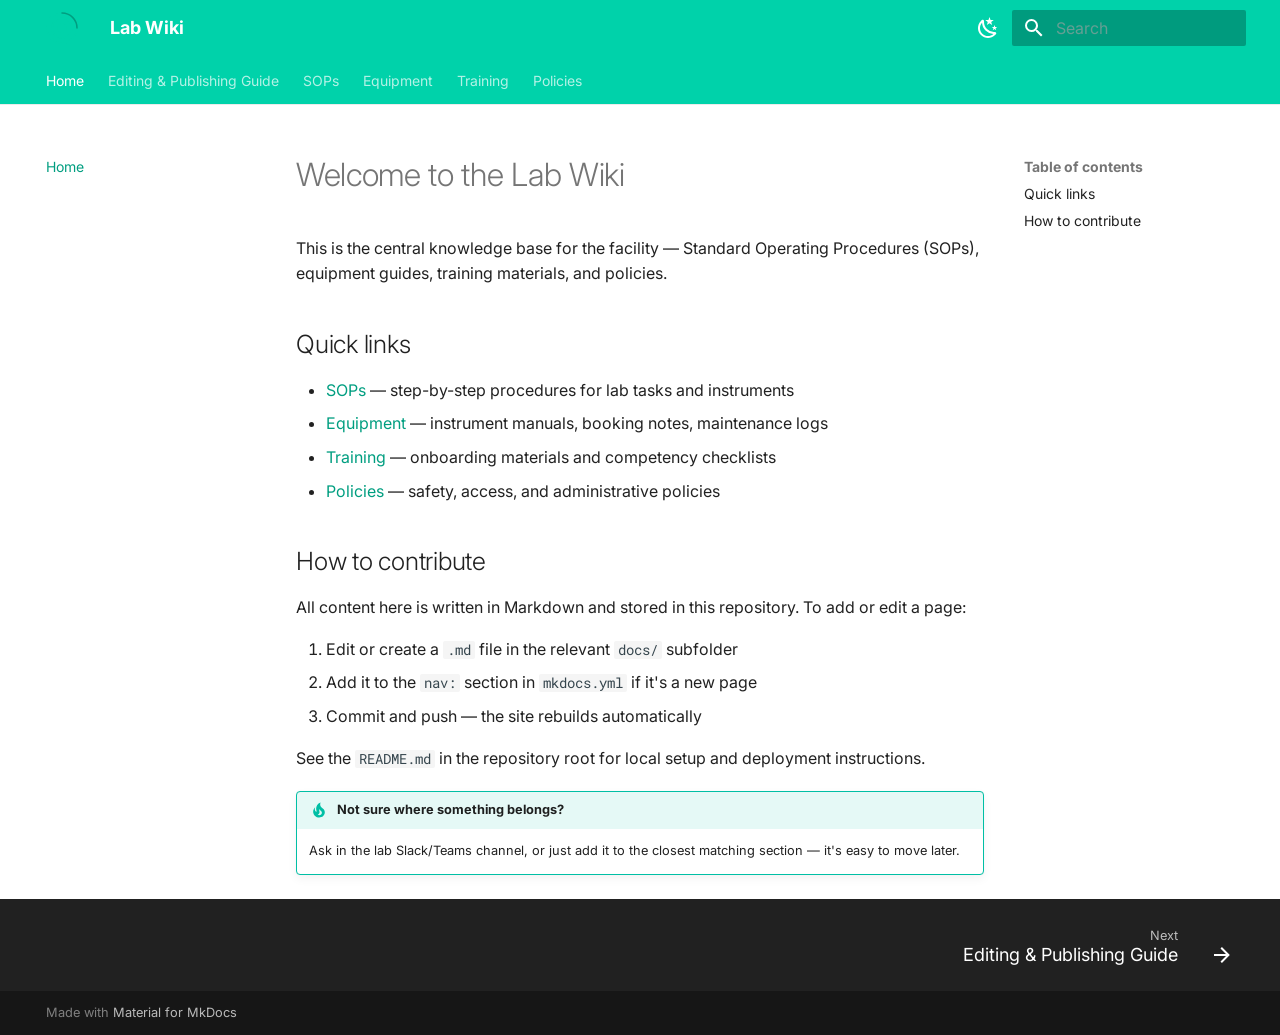
<file: index.html>
<!doctype html>
<html lang="en" class="no-js">
  <head>
    
      <meta charset="utf-8">
      <meta name="viewport" content="width=device-width,initial-scale=1">
      
        <meta name="description" content="SOPs, equipment guides, training materials, and policies">
      
      
      
        <link rel="canonical" href="https://idmmicroscopy.github.io/lab-wiki/">
      
      
      
        <link rel="next" href="editing-guide/">
      
      
        
      
      
      <link rel="icon" href="assets/favicon.svg">
      <meta name="generator" content="mkdocs-1.6.1, mkdocs-material-9.7.6">
    
    
      
        <title>Lab Wiki</title>
      
    
    
      <link rel="stylesheet" href="assets/stylesheets/main.484c7ddc.min.css">
      
        
        <link rel="stylesheet" href="assets/stylesheets/palette.ab4e12ef.min.css">
      
      


    
    
      
    
    
      
        
        
        <link rel="preconnect" href="https://fonts.gstatic.com" crossorigin>
        <link rel="stylesheet" href="https://fonts.googleapis.com/css?family=Inter:300,300i,400,400i,700,700i%7CRoboto+Mono:400,400i,700,700i&display=fallback">
        <style>:root{--md-text-font:"Inter";--md-code-font:"Roboto Mono"}</style>
      
    
    
      <link rel="stylesheet" href="stylesheets/extra.css">
    
    <script>__md_scope=new URL(".",location),__md_hash=e=>[...e].reduce(((e,_)=>(e<<5)-e+_.charCodeAt(0)),0),__md_get=(e,_=localStorage,t=__md_scope)=>JSON.parse(_.getItem(t.pathname+"."+e)),__md_set=(e,_,t=localStorage,a=__md_scope)=>{try{t.setItem(a.pathname+"."+e,JSON.stringify(_))}catch(e){}}</script>
    
      

    
    
  </head>
  
  
    
    
      
    
    
    
    
    <body dir="ltr" data-md-color-scheme="default" data-md-color-primary="teal" data-md-color-accent="teal">
  
    
    <input class="md-toggle" data-md-toggle="drawer" type="checkbox" id="__drawer" autocomplete="off">
    <input class="md-toggle" data-md-toggle="search" type="checkbox" id="__search" autocomplete="off">
    <label class="md-overlay" for="__drawer"></label>
    <div data-md-component="skip">
      
        
        <a href="#welcome-to-the-lab-wiki" class="md-skip">
          Skip to content
        </a>
      
    </div>
    <div data-md-component="announce">
      
    </div>
    
    
      

  

<header class="md-header md-header--shadow md-header--lifted" data-md-component="header">
  <nav class="md-header__inner md-grid" aria-label="Header">
    <a href="." title="Lab Wiki" class="md-header__button md-logo" aria-label="Lab Wiki" data-md-component="logo">
      
  <img src="assets/logo-placeholder.svg" alt="logo">

    </a>
    <label class="md-header__button md-icon" for="__drawer">
      
      <svg xmlns="http://www.w3.org/2000/svg" viewBox="0 0 24 24"><path d="M3 6h18v2H3zm0 5h18v2H3zm0 5h18v2H3z"/></svg>
    </label>
    <div class="md-header__title" data-md-component="header-title">
      <div class="md-header__ellipsis">
        <div class="md-header__topic">
          <span class="md-ellipsis">
            Lab Wiki
          </span>
        </div>
        <div class="md-header__topic" data-md-component="header-topic">
          <span class="md-ellipsis">
            
              Home
            
          </span>
        </div>
      </div>
    </div>
    
      
        <form class="md-header__option" data-md-component="palette">
  
    
    
    
    <input class="md-option" data-md-color-media="" data-md-color-scheme="default" data-md-color-primary="teal" data-md-color-accent="teal"  aria-label="Switch to dark mode"  type="radio" name="__palette" id="__palette_0">
    
      <label class="md-header__button md-icon" title="Switch to dark mode" for="__palette_1" hidden>
        <svg xmlns="http://www.w3.org/2000/svg" viewBox="0 0 24 24"><path d="m17.75 4.09-2.53 1.94.91 3.06-2.63-1.81-2.63 1.81.91-3.06-2.53-1.94L12.44 4l1.06-3 1.06 3zm3.5 6.91-1.64 1.25.59 1.98-1.7-1.17-1.7 1.17.59-1.98L15.75 11l2.06-.05L18.5 9l.69 1.95zm-2.28 4.95c.83-.08 1.72 1.1 1.19 1.85-.32.45-.66.87-1.08 1.27C15.17 23 8.84 23 4.94 19.07c-3.91-3.9-3.91-10.24 0-14.14.4-.4.82-.76 1.27-1.08.75-.53 1.93.36 1.85 1.19-.27 2.86.69 5.83 2.89 8.02a9.96 9.96 0 0 0 8.02 2.89m-1.64 2.02a12.08 12.08 0 0 1-7.8-3.47c-2.17-2.19-3.33-5-3.49-7.82-2.81 3.14-2.7 7.96.31 10.98 3.02 3.01 7.84 3.12 10.98.31"/></svg>
      </label>
    
  
    
    
    
    <input class="md-option" data-md-color-media="" data-md-color-scheme="slate" data-md-color-primary="teal" data-md-color-accent="teal"  aria-label="Switch to light mode"  type="radio" name="__palette" id="__palette_1">
    
      <label class="md-header__button md-icon" title="Switch to light mode" for="__palette_0" hidden>
        <svg xmlns="http://www.w3.org/2000/svg" viewBox="0 0 24 24"><path d="M12 7a5 5 0 0 1 5 5 5 5 0 0 1-5 5 5 5 0 0 1-5-5 5 5 0 0 1 5-5m0 2a3 3 0 0 0-3 3 3 3 0 0 0 3 3 3 3 0 0 0 3-3 3 3 0 0 0-3-3m0-7 2.39 3.42C13.65 5.15 12.84 5 12 5s-1.65.15-2.39.42zM3.34 7l4.16-.35A7.2 7.2 0 0 0 5.94 8.5c-.44.74-.69 1.5-.83 2.29zm.02 10 1.76-3.77a7.131 7.131 0 0 0 2.38 4.14zM20.65 7l-1.77 3.79a7.02 7.02 0 0 0-2.38-4.15zm-.01 10-4.14.36c.59-.51 1.12-1.14 1.54-1.86.42-.73.69-1.5.83-2.29zM12 22l-2.41-3.44c.74.27 1.55.44 2.41.44.82 0 1.63-.17 2.37-.44z"/></svg>
      </label>
    
  
</form>
      
    
    
      <script>var palette=__md_get("__palette");if(palette&&palette.color){if("(prefers-color-scheme)"===palette.color.media){var media=matchMedia("(prefers-color-scheme: light)"),input=document.querySelector(media.matches?"[data-md-color-media='(prefers-color-scheme: light)']":"[data-md-color-media='(prefers-color-scheme: dark)']");palette.color.media=input.getAttribute("data-md-color-media"),palette.color.scheme=input.getAttribute("data-md-color-scheme"),palette.color.primary=input.getAttribute("data-md-color-primary"),palette.color.accent=input.getAttribute("data-md-color-accent")}for(var[key,value]of Object.entries(palette.color))document.body.setAttribute("data-md-color-"+key,value)}</script>
    
    
    
      
      
        <label class="md-header__button md-icon" for="__search">
          
          <svg xmlns="http://www.w3.org/2000/svg" viewBox="0 0 24 24"><path d="M9.5 3A6.5 6.5 0 0 1 16 9.5c0 1.61-.59 3.09-1.56 4.23l.27.27h.79l5 5-1.5 1.5-5-5v-.79l-.27-.27A6.52 6.52 0 0 1 9.5 16 6.5 6.5 0 0 1 3 9.5 6.5 6.5 0 0 1 9.5 3m0 2C7 5 5 7 5 9.5S7 14 9.5 14 14 12 14 9.5 12 5 9.5 5"/></svg>
        </label>
        <div class="md-search" data-md-component="search" role="dialog">
  <label class="md-search__overlay" for="__search"></label>
  <div class="md-search__inner" role="search">
    <form class="md-search__form" name="search">
      <input type="text" class="md-search__input" name="query" aria-label="Search" placeholder="Search" autocapitalize="off" autocorrect="off" autocomplete="off" spellcheck="false" data-md-component="search-query" required>
      <label class="md-search__icon md-icon" for="__search">
        
        <svg xmlns="http://www.w3.org/2000/svg" viewBox="0 0 24 24"><path d="M9.5 3A6.5 6.5 0 0 1 16 9.5c0 1.61-.59 3.09-1.56 4.23l.27.27h.79l5 5-1.5 1.5-5-5v-.79l-.27-.27A6.52 6.52 0 0 1 9.5 16 6.5 6.5 0 0 1 3 9.5 6.5 6.5 0 0 1 9.5 3m0 2C7 5 5 7 5 9.5S7 14 9.5 14 14 12 14 9.5 12 5 9.5 5"/></svg>
        
        <svg xmlns="http://www.w3.org/2000/svg" viewBox="0 0 24 24"><path d="M20 11v2H8l5.5 5.5-1.42 1.42L4.16 12l7.92-7.92L13.5 5.5 8 11z"/></svg>
      </label>
      <nav class="md-search__options" aria-label="Search">
        
        <button type="reset" class="md-search__icon md-icon" title="Clear" aria-label="Clear" tabindex="-1">
          
          <svg xmlns="http://www.w3.org/2000/svg" viewBox="0 0 24 24"><path d="M19 6.41 17.59 5 12 10.59 6.41 5 5 6.41 10.59 12 5 17.59 6.41 19 12 13.41 17.59 19 19 17.59 13.41 12z"/></svg>
        </button>
      </nav>
      
        <div class="md-search__suggest" data-md-component="search-suggest"></div>
      
    </form>
    <div class="md-search__output">
      <div class="md-search__scrollwrap" tabindex="0" data-md-scrollfix>
        <div class="md-search-result" data-md-component="search-result">
          <div class="md-search-result__meta">
            Initializing search
          </div>
          <ol class="md-search-result__list" role="presentation"></ol>
        </div>
      </div>
    </div>
  </div>
</div>
      
    
    
  </nav>
  
    
      
<nav class="md-tabs" aria-label="Tabs" data-md-component="tabs">
  <div class="md-grid">
    <ul class="md-tabs__list">
      
        
  
  
  
    
  
  
    <li class="md-tabs__item md-tabs__item--active">
      <a href="." class="md-tabs__link">
        
  
  
    
  
  Home

      </a>
    </li>
  

      
        
  
  
  
  
    <li class="md-tabs__item">
      <a href="editing-guide/" class="md-tabs__link">
        
  
  
    
  
  Editing & Publishing Guide

      </a>
    </li>
  

      
        
  
  
  
  
    
    
      <li class="md-tabs__item">
        <a href="sops/" class="md-tabs__link">
          
  
  
    
  
  SOPs

        </a>
      </li>
    
  

      
        
  
  
  
  
    
    
      <li class="md-tabs__item">
        <a href="equipment/" class="md-tabs__link">
          
  
  
    
  
  Equipment

        </a>
      </li>
    
  

      
        
  
  
  
  
    
    
      <li class="md-tabs__item">
        <a href="training/" class="md-tabs__link">
          
  
  
    
  
  Training

        </a>
      </li>
    
  

      
        
  
  
  
  
    
    
      <li class="md-tabs__item">
        <a href="policies/" class="md-tabs__link">
          
  
  
    
  
  Policies

        </a>
      </li>
    
  

      
    </ul>
  </div>
</nav>
    
  
</header>
    
    <div class="md-container" data-md-component="container">
      
      
        
      
      <main class="md-main" data-md-component="main">
        <div class="md-main__inner md-grid">
          
            
              
              <div class="md-sidebar md-sidebar--primary" data-md-component="sidebar" data-md-type="navigation" >
                <div class="md-sidebar__scrollwrap">
                  <div class="md-sidebar__inner">
                    


  


<nav class="md-nav md-nav--primary md-nav--lifted" aria-label="Navigation" data-md-level="0">
  <label class="md-nav__title" for="__drawer">
    <a href="." title="Lab Wiki" class="md-nav__button md-logo" aria-label="Lab Wiki" data-md-component="logo">
      
  <img src="assets/logo-placeholder.svg" alt="logo">

    </a>
    Lab Wiki
  </label>
  
  <ul class="md-nav__list" data-md-scrollfix>
    
      
      
  
  
    
  
  
  
    <li class="md-nav__item md-nav__item--active">
      
      <input class="md-nav__toggle md-toggle" type="checkbox" id="__toc">
      
      
        
      
      
        <label class="md-nav__link md-nav__link--active" for="__toc">
          
  
  
  <span class="md-ellipsis">
    
  
    Home
  

    
  </span>
  
  

          <span class="md-nav__icon md-icon"></span>
        </label>
      
      <a href="." class="md-nav__link md-nav__link--active">
        
  
  
  <span class="md-ellipsis">
    
  
    Home
  

    
  </span>
  
  

      </a>
      
        

<nav class="md-nav md-nav--secondary" aria-label="Table of contents">
  
  
  
    
  
  
    <label class="md-nav__title" for="__toc">
      <span class="md-nav__icon md-icon"></span>
      Table of contents
    </label>
    <ul class="md-nav__list" data-md-component="toc" data-md-scrollfix>
      
        <li class="md-nav__item">
  <a href="#quick-links" class="md-nav__link">
    <span class="md-ellipsis">
      
        Quick links
      
    </span>
  </a>
  
</li>
      
        <li class="md-nav__item">
  <a href="#how-to-contribute" class="md-nav__link">
    <span class="md-ellipsis">
      
        How to contribute
      
    </span>
  </a>
  
</li>
      
    </ul>
  
</nav>
      
    </li>
  

    
      
      
  
  
  
  
    <li class="md-nav__item">
      <a href="editing-guide/" class="md-nav__link">
        
  
  
  <span class="md-ellipsis">
    
  
    Editing & Publishing Guide
  

    
  </span>
  
  

      </a>
    </li>
  

    
      
      
  
  
  
  
    
    
      
        
          
        
      
        
      
    
    
    
      
      
        
      
    
    
    <li class="md-nav__item md-nav__item--nested">
      
        
        
        <input class="md-nav__toggle md-toggle " type="checkbox" id="__nav_3" >
        
          
          <div class="md-nav__link md-nav__container">
            <a href="sops/" class="md-nav__link ">
              
  
  
  <span class="md-ellipsis">
    
  
    SOPs
  

    
  </span>
  
  

            </a>
            
              
              <label class="md-nav__link " for="__nav_3" id="__nav_3_label" tabindex="0">
                <span class="md-nav__icon md-icon"></span>
              </label>
            
          </div>
        
        <nav class="md-nav" data-md-level="1" aria-labelledby="__nav_3_label" aria-expanded="false">
          <label class="md-nav__title" for="__nav_3">
            <span class="md-nav__icon md-icon"></span>
            
  
    SOPs
  

          </label>
          <ul class="md-nav__list" data-md-scrollfix>
            
              
            
              
                
  
  
  
  
    <li class="md-nav__item">
      <a href="sops/Sample-focusing-sop/" class="md-nav__link">
        
  
  
  <span class="md-ellipsis">
    
  
    Sample Focusing SOP
  

    
  </span>
  
  

      </a>
    </li>
  

              
            
          </ul>
        </nav>
      
    </li>
  

    
      
      
  
  
  
  
    
    
      
        
          
        
      
    
    
    
      
      
        
      
    
    
    <li class="md-nav__item md-nav__item--nested">
      
        
        
        <input class="md-nav__toggle md-toggle " type="checkbox" id="__nav_4" >
        
          
          <div class="md-nav__link md-nav__container">
            <a href="equipment/" class="md-nav__link ">
              
  
  
  <span class="md-ellipsis">
    
  
    Equipment
  

    
  </span>
  
  

            </a>
            
          </div>
        
        <nav class="md-nav" data-md-level="1" aria-labelledby="__nav_4_label" aria-expanded="false">
          <label class="md-nav__title" for="__nav_4">
            <span class="md-nav__icon md-icon"></span>
            
  
    Equipment
  

          </label>
          <ul class="md-nav__list" data-md-scrollfix>
            
              
            
          </ul>
        </nav>
      
    </li>
  

    
      
      
  
  
  
  
    
    
      
        
          
        
      
    
    
    
      
      
        
      
    
    
    <li class="md-nav__item md-nav__item--nested">
      
        
        
        <input class="md-nav__toggle md-toggle " type="checkbox" id="__nav_5" >
        
          
          <div class="md-nav__link md-nav__container">
            <a href="training/" class="md-nav__link ">
              
  
  
  <span class="md-ellipsis">
    
  
    Training
  

    
  </span>
  
  

            </a>
            
          </div>
        
        <nav class="md-nav" data-md-level="1" aria-labelledby="__nav_5_label" aria-expanded="false">
          <label class="md-nav__title" for="__nav_5">
            <span class="md-nav__icon md-icon"></span>
            
  
    Training
  

          </label>
          <ul class="md-nav__list" data-md-scrollfix>
            
              
            
          </ul>
        </nav>
      
    </li>
  

    
      
      
  
  
  
  
    
    
      
        
          
        
      
        
      
    
    
    
      
      
        
      
    
    
    <li class="md-nav__item md-nav__item--nested">
      
        
        
        <input class="md-nav__toggle md-toggle " type="checkbox" id="__nav_6" >
        
          
          <div class="md-nav__link md-nav__container">
            <a href="policies/" class="md-nav__link ">
              
  
  
  <span class="md-ellipsis">
    
  
    Policies
  

    
  </span>
  
  

            </a>
            
              
              <label class="md-nav__link " for="__nav_6" id="__nav_6_label" tabindex="0">
                <span class="md-nav__icon md-icon"></span>
              </label>
            
          </div>
        
        <nav class="md-nav" data-md-level="1" aria-labelledby="__nav_6_label" aria-expanded="false">
          <label class="md-nav__title" for="__nav_6">
            <span class="md-nav__icon md-icon"></span>
            
  
    Policies
  

          </label>
          <ul class="md-nav__list" data-md-scrollfix>
            
              
            
              
                
  
  
  
  
    <li class="md-nav__item">
      <a href="policies/access-and-use-policy.md" class="md-nav__link">
        
  
  
  <span class="md-ellipsis">
    
  
    Access & Use Policy
  

    
  </span>
  
  

      </a>
    </li>
  

              
            
          </ul>
        </nav>
      
    </li>
  

    
  </ul>
</nav>
                  </div>
                </div>
              </div>
            
            
              
              <div class="md-sidebar md-sidebar--secondary" data-md-component="sidebar" data-md-type="toc" >
                <div class="md-sidebar__scrollwrap">
                  <div class="md-sidebar__inner">
                    

<nav class="md-nav md-nav--secondary" aria-label="Table of contents">
  
  
  
    
  
  
    <label class="md-nav__title" for="__toc">
      <span class="md-nav__icon md-icon"></span>
      Table of contents
    </label>
    <ul class="md-nav__list" data-md-component="toc" data-md-scrollfix>
      
        <li class="md-nav__item">
  <a href="#quick-links" class="md-nav__link">
    <span class="md-ellipsis">
      
        Quick links
      
    </span>
  </a>
  
</li>
      
        <li class="md-nav__item">
  <a href="#how-to-contribute" class="md-nav__link">
    <span class="md-ellipsis">
      
        How to contribute
      
    </span>
  </a>
  
</li>
      
    </ul>
  
</nav>
                  </div>
                </div>
              </div>
            
          
          
            <div class="md-content" data-md-component="content">
              
              <article class="md-content__inner md-typeset">
                
                  



<h1 id="welcome-to-the-lab-wiki">Welcome to the Lab Wiki<a class="headerlink" href="#welcome-to-the-lab-wiki" title="Permanent link">&para;</a></h1>
<p>This is the central knowledge base for the facility — Standard Operating Procedures (SOPs), equipment guides, training materials, and policies.</p>
<h2 id="quick-links">Quick links<a class="headerlink" href="#quick-links" title="Permanent link">&para;</a></h2>
<ul>
<li><a href="sops/">SOPs</a> — step-by-step procedures for lab tasks and instruments</li>
<li><a href="equipment/">Equipment</a> — instrument manuals, booking notes, maintenance logs</li>
<li><a href="training/">Training</a> — onboarding materials and competency checklists</li>
<li><a href="policies/">Policies</a> — safety, access, and administrative policies</li>
</ul>
<h2 id="how-to-contribute">How to contribute<a class="headerlink" href="#how-to-contribute" title="Permanent link">&para;</a></h2>
<p>All content here is written in Markdown and stored in this repository. To add or edit a page:</p>
<ol>
<li>Edit or create a <code>.md</code> file in the relevant <code>docs/</code> subfolder</li>
<li>Add it to the <code>nav:</code> section in <code>mkdocs.yml</code> if it's a new page</li>
<li>Commit and push — the site rebuilds automatically</li>
</ol>
<p>See the <code>README.md</code> in the repository root for local setup and deployment instructions.</p>
<div class="admonition tip">
<p class="admonition-title">Not sure where something belongs?</p>
<p>Ask in the lab Slack/Teams channel, or just add it to the closest matching section — it's easy to move later.</p>
</div>












                
              </article>
            </div>
          
          
<script>var target=document.getElementById(location.hash.slice(1));target&&target.name&&(target.checked=target.name.startsWith("__tabbed_"))</script>
        </div>
        
          <button type="button" class="md-top md-icon" data-md-component="top" hidden>
  
  <svg xmlns="http://www.w3.org/2000/svg" viewBox="0 0 24 24"><path d="M13 20h-2V8l-5.5 5.5-1.42-1.42L12 4.16l7.92 7.92-1.42 1.42L13 8z"/></svg>
  Back to top
</button>
        
      </main>
      
        <footer class="md-footer">
  
    
      
      <nav class="md-footer__inner md-grid" aria-label="Footer" >
        
        
          
          <a href="editing-guide/" class="md-footer__link md-footer__link--next" aria-label="Next: Editing &amp; Publishing Guide">
            <div class="md-footer__title">
              <span class="md-footer__direction">
                Next
              </span>
              <div class="md-ellipsis">
                Editing & Publishing Guide
              </div>
            </div>
            <div class="md-footer__button md-icon">
              
              <svg xmlns="http://www.w3.org/2000/svg" viewBox="0 0 24 24"><path d="M4 11v2h12l-5.5 5.5 1.42 1.42L19.84 12l-7.92-7.92L10.5 5.5 16 11z"/></svg>
            </div>
          </a>
        
      </nav>
    
  
  <div class="md-footer-meta md-typeset">
    <div class="md-footer-meta__inner md-grid">
      <div class="md-copyright">
  
  
    Made with
    <a href="https://squidfunk.github.io/mkdocs-material/" target="_blank" rel="noopener">
      Material for MkDocs
    </a>
  
</div>
      
    </div>
  </div>
</footer>
      
    </div>
    <div class="md-dialog" data-md-component="dialog">
      <div class="md-dialog__inner md-typeset"></div>
    </div>
    
    
    
      
      
      <script id="__config" type="application/json">{"annotate": null, "base": ".", "features": ["navigation.tabs", "navigation.tabs.sticky", "navigation.sections", "navigation.top", "navigation.indexes", "navigation.footer", "search.suggest", "search.highlight", "content.code.copy", "content.action.edit", "content.tooltips", "toc.follow"], "search": "assets/javascripts/workers/search.2c215733.min.js", "tags": null, "translations": {"clipboard.copied": "Copied to clipboard", "clipboard.copy": "Copy to clipboard", "search.result.more.one": "1 more on this page", "search.result.more.other": "# more on this page", "search.result.none": "No matching documents", "search.result.one": "1 matching document", "search.result.other": "# matching documents", "search.result.placeholder": "Type to start searching", "search.result.term.missing": "Missing", "select.version": "Select version"}, "version": null}</script>
    
    
      <script src="assets/javascripts/bundle.79ae519e.min.js"></script>
      
    
  </body>
</html>
</file>
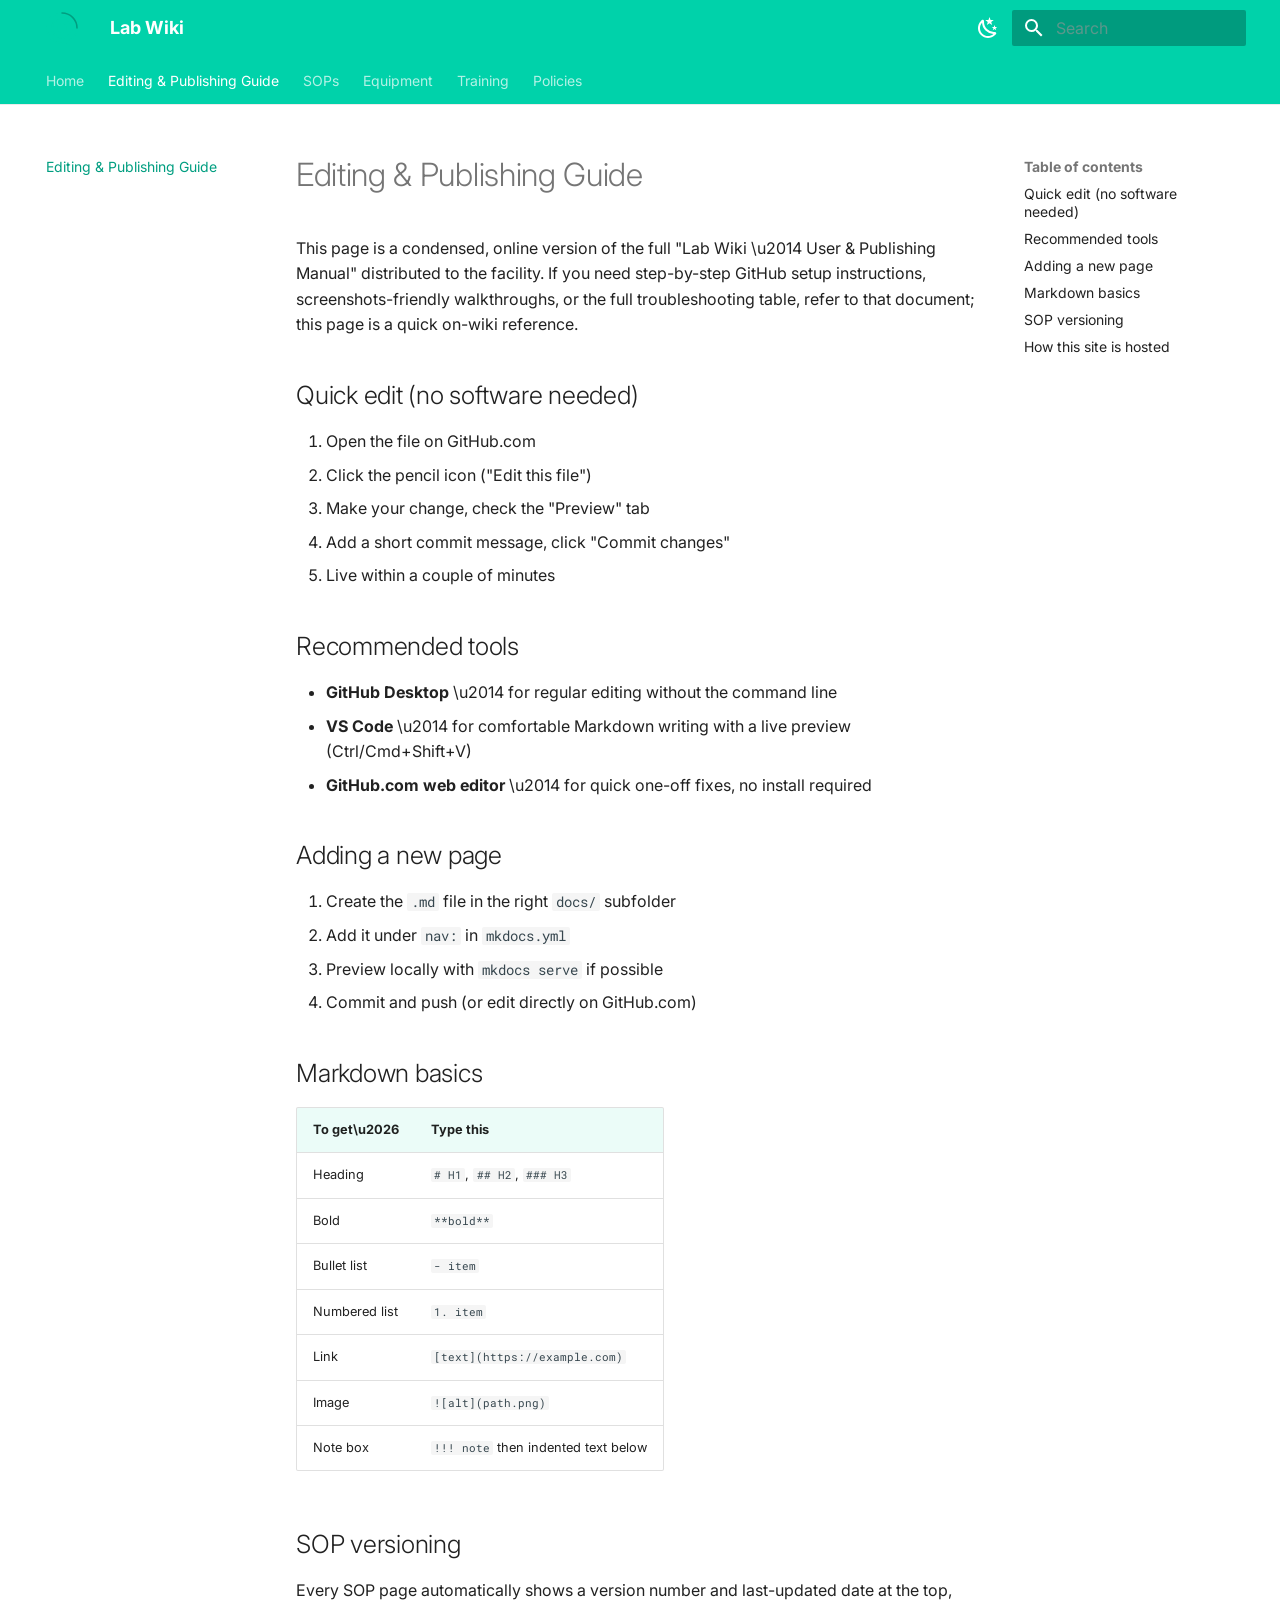
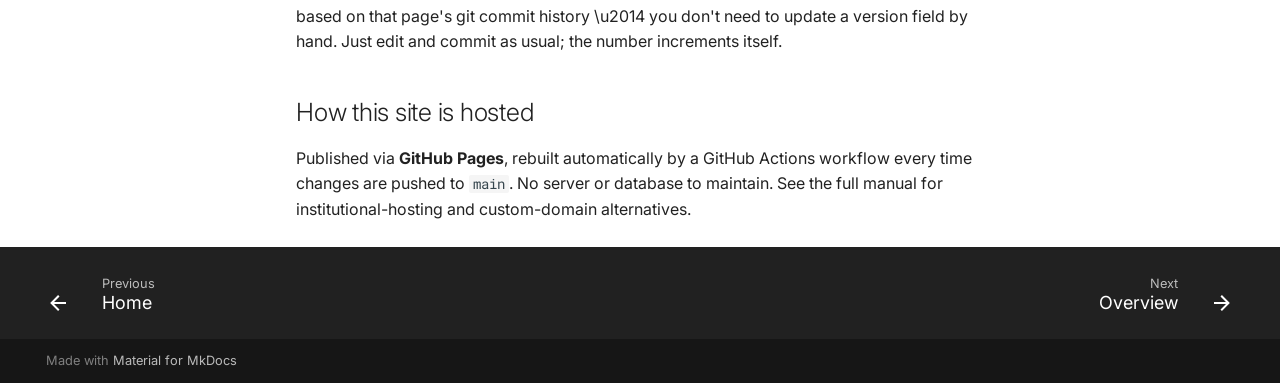
<file: editing-guide/index.html>
<!doctype html>
<html lang="en" class="no-js">
  <head>
    
      <meta charset="utf-8">
      <meta name="viewport" content="width=device-width,initial-scale=1">
      
        <meta name="description" content="SOPs, equipment guides, training materials, and policies">
      
      
      
        <link rel="canonical" href="https://idmmicroscopy.github.io/lab-wiki/editing-guide/">
      
      
        <link rel="prev" href="..">
      
      
        <link rel="next" href="../sops/">
      
      
        
      
      
      <link rel="icon" href="../assets/favicon.svg">
      <meta name="generator" content="mkdocs-1.6.1, mkdocs-material-9.7.6">
    
    
      
        <title>Editing & Publishing Guide - Lab Wiki</title>
      
    
    
      <link rel="stylesheet" href="../assets/stylesheets/main.484c7ddc.min.css">
      
        
        <link rel="stylesheet" href="../assets/stylesheets/palette.ab4e12ef.min.css">
      
      


    
    
      
    
    
      
        
        
        <link rel="preconnect" href="https://fonts.gstatic.com" crossorigin>
        <link rel="stylesheet" href="https://fonts.googleapis.com/css?family=Inter:300,300i,400,400i,700,700i%7CRoboto+Mono:400,400i,700,700i&display=fallback">
        <style>:root{--md-text-font:"Inter";--md-code-font:"Roboto Mono"}</style>
      
    
    
      <link rel="stylesheet" href="../stylesheets/extra.css">
    
    <script>__md_scope=new URL("..",location),__md_hash=e=>[...e].reduce(((e,_)=>(e<<5)-e+_.charCodeAt(0)),0),__md_get=(e,_=localStorage,t=__md_scope)=>JSON.parse(_.getItem(t.pathname+"."+e)),__md_set=(e,_,t=localStorage,a=__md_scope)=>{try{t.setItem(a.pathname+"."+e,JSON.stringify(_))}catch(e){}}</script>
    
      

    
    
  </head>
  
  
    
    
      
    
    
    
    
    <body dir="ltr" data-md-color-scheme="default" data-md-color-primary="teal" data-md-color-accent="teal">
  
    
    <input class="md-toggle" data-md-toggle="drawer" type="checkbox" id="__drawer" autocomplete="off">
    <input class="md-toggle" data-md-toggle="search" type="checkbox" id="__search" autocomplete="off">
    <label class="md-overlay" for="__drawer"></label>
    <div data-md-component="skip">
      
        
        <a href="#editing-publishing-guide" class="md-skip">
          Skip to content
        </a>
      
    </div>
    <div data-md-component="announce">
      
    </div>
    
    
      

  

<header class="md-header md-header--shadow md-header--lifted" data-md-component="header">
  <nav class="md-header__inner md-grid" aria-label="Header">
    <a href=".." title="Lab Wiki" class="md-header__button md-logo" aria-label="Lab Wiki" data-md-component="logo">
      
  <img src="../assets/logo-placeholder.svg" alt="logo">

    </a>
    <label class="md-header__button md-icon" for="__drawer">
      
      <svg xmlns="http://www.w3.org/2000/svg" viewBox="0 0 24 24"><path d="M3 6h18v2H3zm0 5h18v2H3zm0 5h18v2H3z"/></svg>
    </label>
    <div class="md-header__title" data-md-component="header-title">
      <div class="md-header__ellipsis">
        <div class="md-header__topic">
          <span class="md-ellipsis">
            Lab Wiki
          </span>
        </div>
        <div class="md-header__topic" data-md-component="header-topic">
          <span class="md-ellipsis">
            
              Editing & Publishing Guide
            
          </span>
        </div>
      </div>
    </div>
    
      
        <form class="md-header__option" data-md-component="palette">
  
    
    
    
    <input class="md-option" data-md-color-media="" data-md-color-scheme="default" data-md-color-primary="teal" data-md-color-accent="teal"  aria-label="Switch to dark mode"  type="radio" name="__palette" id="__palette_0">
    
      <label class="md-header__button md-icon" title="Switch to dark mode" for="__palette_1" hidden>
        <svg xmlns="http://www.w3.org/2000/svg" viewBox="0 0 24 24"><path d="m17.75 4.09-2.53 1.94.91 3.06-2.63-1.81-2.63 1.81.91-3.06-2.53-1.94L12.44 4l1.06-3 1.06 3zm3.5 6.91-1.64 1.25.59 1.98-1.7-1.17-1.7 1.17.59-1.98L15.75 11l2.06-.05L18.5 9l.69 1.95zm-2.28 4.95c.83-.08 1.72 1.1 1.19 1.85-.32.45-.66.87-1.08 1.27C15.17 23 8.84 23 4.94 19.07c-3.91-3.9-3.91-10.24 0-14.14.4-.4.82-.76 1.27-1.08.75-.53 1.93.36 1.85 1.19-.27 2.86.69 5.83 2.89 8.02a9.96 9.96 0 0 0 8.02 2.89m-1.64 2.02a12.08 12.08 0 0 1-7.8-3.47c-2.17-2.19-3.33-5-3.49-7.82-2.81 3.14-2.7 7.96.31 10.98 3.02 3.01 7.84 3.12 10.98.31"/></svg>
      </label>
    
  
    
    
    
    <input class="md-option" data-md-color-media="" data-md-color-scheme="slate" data-md-color-primary="teal" data-md-color-accent="teal"  aria-label="Switch to light mode"  type="radio" name="__palette" id="__palette_1">
    
      <label class="md-header__button md-icon" title="Switch to light mode" for="__palette_0" hidden>
        <svg xmlns="http://www.w3.org/2000/svg" viewBox="0 0 24 24"><path d="M12 7a5 5 0 0 1 5 5 5 5 0 0 1-5 5 5 5 0 0 1-5-5 5 5 0 0 1 5-5m0 2a3 3 0 0 0-3 3 3 3 0 0 0 3 3 3 3 0 0 0 3-3 3 3 0 0 0-3-3m0-7 2.39 3.42C13.65 5.15 12.84 5 12 5s-1.65.15-2.39.42zM3.34 7l4.16-.35A7.2 7.2 0 0 0 5.94 8.5c-.44.74-.69 1.5-.83 2.29zm.02 10 1.76-3.77a7.131 7.131 0 0 0 2.38 4.14zM20.65 7l-1.77 3.79a7.02 7.02 0 0 0-2.38-4.15zm-.01 10-4.14.36c.59-.51 1.12-1.14 1.54-1.86.42-.73.69-1.5.83-2.29zM12 22l-2.41-3.44c.74.27 1.55.44 2.41.44.82 0 1.63-.17 2.37-.44z"/></svg>
      </label>
    
  
</form>
      
    
    
      <script>var palette=__md_get("__palette");if(palette&&palette.color){if("(prefers-color-scheme)"===palette.color.media){var media=matchMedia("(prefers-color-scheme: light)"),input=document.querySelector(media.matches?"[data-md-color-media='(prefers-color-scheme: light)']":"[data-md-color-media='(prefers-color-scheme: dark)']");palette.color.media=input.getAttribute("data-md-color-media"),palette.color.scheme=input.getAttribute("data-md-color-scheme"),palette.color.primary=input.getAttribute("data-md-color-primary"),palette.color.accent=input.getAttribute("data-md-color-accent")}for(var[key,value]of Object.entries(palette.color))document.body.setAttribute("data-md-color-"+key,value)}</script>
    
    
    
      
      
        <label class="md-header__button md-icon" for="__search">
          
          <svg xmlns="http://www.w3.org/2000/svg" viewBox="0 0 24 24"><path d="M9.5 3A6.5 6.5 0 0 1 16 9.5c0 1.61-.59 3.09-1.56 4.23l.27.27h.79l5 5-1.5 1.5-5-5v-.79l-.27-.27A6.52 6.52 0 0 1 9.5 16 6.5 6.5 0 0 1 3 9.5 6.5 6.5 0 0 1 9.5 3m0 2C7 5 5 7 5 9.5S7 14 9.5 14 14 12 14 9.5 12 5 9.5 5"/></svg>
        </label>
        <div class="md-search" data-md-component="search" role="dialog">
  <label class="md-search__overlay" for="__search"></label>
  <div class="md-search__inner" role="search">
    <form class="md-search__form" name="search">
      <input type="text" class="md-search__input" name="query" aria-label="Search" placeholder="Search" autocapitalize="off" autocorrect="off" autocomplete="off" spellcheck="false" data-md-component="search-query" required>
      <label class="md-search__icon md-icon" for="__search">
        
        <svg xmlns="http://www.w3.org/2000/svg" viewBox="0 0 24 24"><path d="M9.5 3A6.5 6.5 0 0 1 16 9.5c0 1.61-.59 3.09-1.56 4.23l.27.27h.79l5 5-1.5 1.5-5-5v-.79l-.27-.27A6.52 6.52 0 0 1 9.5 16 6.5 6.5 0 0 1 3 9.5 6.5 6.5 0 0 1 9.5 3m0 2C7 5 5 7 5 9.5S7 14 9.5 14 14 12 14 9.5 12 5 9.5 5"/></svg>
        
        <svg xmlns="http://www.w3.org/2000/svg" viewBox="0 0 24 24"><path d="M20 11v2H8l5.5 5.5-1.42 1.42L4.16 12l7.92-7.92L13.5 5.5 8 11z"/></svg>
      </label>
      <nav class="md-search__options" aria-label="Search">
        
        <button type="reset" class="md-search__icon md-icon" title="Clear" aria-label="Clear" tabindex="-1">
          
          <svg xmlns="http://www.w3.org/2000/svg" viewBox="0 0 24 24"><path d="M19 6.41 17.59 5 12 10.59 6.41 5 5 6.41 10.59 12 5 17.59 6.41 19 12 13.41 17.59 19 19 17.59 13.41 12z"/></svg>
        </button>
      </nav>
      
        <div class="md-search__suggest" data-md-component="search-suggest"></div>
      
    </form>
    <div class="md-search__output">
      <div class="md-search__scrollwrap" tabindex="0" data-md-scrollfix>
        <div class="md-search-result" data-md-component="search-result">
          <div class="md-search-result__meta">
            Initializing search
          </div>
          <ol class="md-search-result__list" role="presentation"></ol>
        </div>
      </div>
    </div>
  </div>
</div>
      
    
    
  </nav>
  
    
      
<nav class="md-tabs" aria-label="Tabs" data-md-component="tabs">
  <div class="md-grid">
    <ul class="md-tabs__list">
      
        
  
  
  
  
    <li class="md-tabs__item">
      <a href=".." class="md-tabs__link">
        
  
  
    
  
  Home

      </a>
    </li>
  

      
        
  
  
  
    
  
  
    <li class="md-tabs__item md-tabs__item--active">
      <a href="./" class="md-tabs__link">
        
  
  
    
  
  Editing & Publishing Guide

      </a>
    </li>
  

      
        
  
  
  
  
    
    
      <li class="md-tabs__item">
        <a href="../sops/" class="md-tabs__link">
          
  
  
    
  
  SOPs

        </a>
      </li>
    
  

      
        
  
  
  
  
    
    
      <li class="md-tabs__item">
        <a href="../equipment/" class="md-tabs__link">
          
  
  
    
  
  Equipment

        </a>
      </li>
    
  

      
        
  
  
  
  
    
    
      <li class="md-tabs__item">
        <a href="../training/" class="md-tabs__link">
          
  
  
    
  
  Training

        </a>
      </li>
    
  

      
        
  
  
  
  
    
    
      <li class="md-tabs__item">
        <a href="../policies/" class="md-tabs__link">
          
  
  
    
  
  Policies

        </a>
      </li>
    
  

      
    </ul>
  </div>
</nav>
    
  
</header>
    
    <div class="md-container" data-md-component="container">
      
      
        
      
      <main class="md-main" data-md-component="main">
        <div class="md-main__inner md-grid">
          
            
              
              <div class="md-sidebar md-sidebar--primary" data-md-component="sidebar" data-md-type="navigation" >
                <div class="md-sidebar__scrollwrap">
                  <div class="md-sidebar__inner">
                    


  


<nav class="md-nav md-nav--primary md-nav--lifted" aria-label="Navigation" data-md-level="0">
  <label class="md-nav__title" for="__drawer">
    <a href=".." title="Lab Wiki" class="md-nav__button md-logo" aria-label="Lab Wiki" data-md-component="logo">
      
  <img src="../assets/logo-placeholder.svg" alt="logo">

    </a>
    Lab Wiki
  </label>
  
  <ul class="md-nav__list" data-md-scrollfix>
    
      
      
  
  
  
  
    <li class="md-nav__item">
      <a href=".." class="md-nav__link">
        
  
  
  <span class="md-ellipsis">
    
  
    Home
  

    
  </span>
  
  

      </a>
    </li>
  

    
      
      
  
  
    
  
  
  
    <li class="md-nav__item md-nav__item--active">
      
      <input class="md-nav__toggle md-toggle" type="checkbox" id="__toc">
      
      
        
      
      
        <label class="md-nav__link md-nav__link--active" for="__toc">
          
  
  
  <span class="md-ellipsis">
    
  
    Editing & Publishing Guide
  

    
  </span>
  
  

          <span class="md-nav__icon md-icon"></span>
        </label>
      
      <a href="./" class="md-nav__link md-nav__link--active">
        
  
  
  <span class="md-ellipsis">
    
  
    Editing & Publishing Guide
  

    
  </span>
  
  

      </a>
      
        

<nav class="md-nav md-nav--secondary" aria-label="Table of contents">
  
  
  
    
  
  
    <label class="md-nav__title" for="__toc">
      <span class="md-nav__icon md-icon"></span>
      Table of contents
    </label>
    <ul class="md-nav__list" data-md-component="toc" data-md-scrollfix>
      
        <li class="md-nav__item">
  <a href="#quick-edit-no-software-needed" class="md-nav__link">
    <span class="md-ellipsis">
      
        Quick edit (no software needed)
      
    </span>
  </a>
  
</li>
      
        <li class="md-nav__item">
  <a href="#recommended-tools" class="md-nav__link">
    <span class="md-ellipsis">
      
        Recommended tools
      
    </span>
  </a>
  
</li>
      
        <li class="md-nav__item">
  <a href="#adding-a-new-page" class="md-nav__link">
    <span class="md-ellipsis">
      
        Adding a new page
      
    </span>
  </a>
  
</li>
      
        <li class="md-nav__item">
  <a href="#markdown-basics" class="md-nav__link">
    <span class="md-ellipsis">
      
        Markdown basics
      
    </span>
  </a>
  
</li>
      
        <li class="md-nav__item">
  <a href="#sop-versioning" class="md-nav__link">
    <span class="md-ellipsis">
      
        SOP versioning
      
    </span>
  </a>
  
</li>
      
        <li class="md-nav__item">
  <a href="#how-this-site-is-hosted" class="md-nav__link">
    <span class="md-ellipsis">
      
        How this site is hosted
      
    </span>
  </a>
  
</li>
      
    </ul>
  
</nav>
      
    </li>
  

    
      
      
  
  
  
  
    
    
      
        
          
        
      
        
      
    
    
    
      
      
        
      
    
    
    <li class="md-nav__item md-nav__item--nested">
      
        
        
        <input class="md-nav__toggle md-toggle " type="checkbox" id="__nav_3" >
        
          
          <div class="md-nav__link md-nav__container">
            <a href="../sops/" class="md-nav__link ">
              
  
  
  <span class="md-ellipsis">
    
  
    SOPs
  

    
  </span>
  
  

            </a>
            
              
              <label class="md-nav__link " for="__nav_3" id="__nav_3_label" tabindex="0">
                <span class="md-nav__icon md-icon"></span>
              </label>
            
          </div>
        
        <nav class="md-nav" data-md-level="1" aria-labelledby="__nav_3_label" aria-expanded="false">
          <label class="md-nav__title" for="__nav_3">
            <span class="md-nav__icon md-icon"></span>
            
  
    SOPs
  

          </label>
          <ul class="md-nav__list" data-md-scrollfix>
            
              
            
              
                
  
  
  
  
    <li class="md-nav__item">
      <a href="../sops/Sample-focusing-sop/" class="md-nav__link">
        
  
  
  <span class="md-ellipsis">
    
  
    Sample Focusing SOP
  

    
  </span>
  
  

      </a>
    </li>
  

              
            
          </ul>
        </nav>
      
    </li>
  

    
      
      
  
  
  
  
    
    
      
        
          
        
      
    
    
    
      
      
        
      
    
    
    <li class="md-nav__item md-nav__item--nested">
      
        
        
        <input class="md-nav__toggle md-toggle " type="checkbox" id="__nav_4" >
        
          
          <div class="md-nav__link md-nav__container">
            <a href="../equipment/" class="md-nav__link ">
              
  
  
  <span class="md-ellipsis">
    
  
    Equipment
  

    
  </span>
  
  

            </a>
            
          </div>
        
        <nav class="md-nav" data-md-level="1" aria-labelledby="__nav_4_label" aria-expanded="false">
          <label class="md-nav__title" for="__nav_4">
            <span class="md-nav__icon md-icon"></span>
            
  
    Equipment
  

          </label>
          <ul class="md-nav__list" data-md-scrollfix>
            
              
            
          </ul>
        </nav>
      
    </li>
  

    
      
      
  
  
  
  
    
    
      
        
          
        
      
    
    
    
      
      
        
      
    
    
    <li class="md-nav__item md-nav__item--nested">
      
        
        
        <input class="md-nav__toggle md-toggle " type="checkbox" id="__nav_5" >
        
          
          <div class="md-nav__link md-nav__container">
            <a href="../training/" class="md-nav__link ">
              
  
  
  <span class="md-ellipsis">
    
  
    Training
  

    
  </span>
  
  

            </a>
            
          </div>
        
        <nav class="md-nav" data-md-level="1" aria-labelledby="__nav_5_label" aria-expanded="false">
          <label class="md-nav__title" for="__nav_5">
            <span class="md-nav__icon md-icon"></span>
            
  
    Training
  

          </label>
          <ul class="md-nav__list" data-md-scrollfix>
            
              
            
          </ul>
        </nav>
      
    </li>
  

    
      
      
  
  
  
  
    
    
      
        
          
        
      
        
      
    
    
    
      
      
        
      
    
    
    <li class="md-nav__item md-nav__item--nested">
      
        
        
        <input class="md-nav__toggle md-toggle " type="checkbox" id="__nav_6" >
        
          
          <div class="md-nav__link md-nav__container">
            <a href="../policies/" class="md-nav__link ">
              
  
  
  <span class="md-ellipsis">
    
  
    Policies
  

    
  </span>
  
  

            </a>
            
              
              <label class="md-nav__link " for="__nav_6" id="__nav_6_label" tabindex="0">
                <span class="md-nav__icon md-icon"></span>
              </label>
            
          </div>
        
        <nav class="md-nav" data-md-level="1" aria-labelledby="__nav_6_label" aria-expanded="false">
          <label class="md-nav__title" for="__nav_6">
            <span class="md-nav__icon md-icon"></span>
            
  
    Policies
  

          </label>
          <ul class="md-nav__list" data-md-scrollfix>
            
              
            
              
                
  
  
  
  
    <li class="md-nav__item">
      <a href="../policies/access-and-use-policy.md" class="md-nav__link">
        
  
  
  <span class="md-ellipsis">
    
  
    Access & Use Policy
  

    
  </span>
  
  

      </a>
    </li>
  

              
            
          </ul>
        </nav>
      
    </li>
  

    
  </ul>
</nav>
                  </div>
                </div>
              </div>
            
            
              
              <div class="md-sidebar md-sidebar--secondary" data-md-component="sidebar" data-md-type="toc" >
                <div class="md-sidebar__scrollwrap">
                  <div class="md-sidebar__inner">
                    

<nav class="md-nav md-nav--secondary" aria-label="Table of contents">
  
  
  
    
  
  
    <label class="md-nav__title" for="__toc">
      <span class="md-nav__icon md-icon"></span>
      Table of contents
    </label>
    <ul class="md-nav__list" data-md-component="toc" data-md-scrollfix>
      
        <li class="md-nav__item">
  <a href="#quick-edit-no-software-needed" class="md-nav__link">
    <span class="md-ellipsis">
      
        Quick edit (no software needed)
      
    </span>
  </a>
  
</li>
      
        <li class="md-nav__item">
  <a href="#recommended-tools" class="md-nav__link">
    <span class="md-ellipsis">
      
        Recommended tools
      
    </span>
  </a>
  
</li>
      
        <li class="md-nav__item">
  <a href="#adding-a-new-page" class="md-nav__link">
    <span class="md-ellipsis">
      
        Adding a new page
      
    </span>
  </a>
  
</li>
      
        <li class="md-nav__item">
  <a href="#markdown-basics" class="md-nav__link">
    <span class="md-ellipsis">
      
        Markdown basics
      
    </span>
  </a>
  
</li>
      
        <li class="md-nav__item">
  <a href="#sop-versioning" class="md-nav__link">
    <span class="md-ellipsis">
      
        SOP versioning
      
    </span>
  </a>
  
</li>
      
        <li class="md-nav__item">
  <a href="#how-this-site-is-hosted" class="md-nav__link">
    <span class="md-ellipsis">
      
        How this site is hosted
      
    </span>
  </a>
  
</li>
      
    </ul>
  
</nav>
                  </div>
                </div>
              </div>
            
          
          
            <div class="md-content" data-md-component="content">
              
              <article class="md-content__inner md-typeset">
                
                  



<h1 id="editing-publishing-guide">Editing &amp; Publishing Guide<a class="headerlink" href="#editing-publishing-guide" title="Permanent link">&para;</a></h1>
<p>This page is a condensed, online version of the full "Lab Wiki \u2014 User &amp; Publishing Manual" distributed to the facility. If you need step-by-step GitHub setup instructions, screenshots-friendly walkthroughs, or the full troubleshooting table, refer to that document; this page is a quick on-wiki reference.</p>
<h2 id="quick-edit-no-software-needed">Quick edit (no software needed)<a class="headerlink" href="#quick-edit-no-software-needed" title="Permanent link">&para;</a></h2>
<ol>
<li>Open the file on GitHub.com</li>
<li>Click the pencil icon ("Edit this file")</li>
<li>Make your change, check the "Preview" tab</li>
<li>Add a short commit message, click "Commit changes"</li>
<li>Live within a couple of minutes</li>
</ol>
<h2 id="recommended-tools">Recommended tools<a class="headerlink" href="#recommended-tools" title="Permanent link">&para;</a></h2>
<ul>
<li><strong>GitHub Desktop</strong> \u2014 for regular editing without the command line</li>
<li><strong>VS Code</strong> \u2014 for comfortable Markdown writing with a live preview (Ctrl/Cmd+Shift+V)</li>
<li><strong>GitHub.com web editor</strong> \u2014 for quick one-off fixes, no install required</li>
</ul>
<h2 id="adding-a-new-page">Adding a new page<a class="headerlink" href="#adding-a-new-page" title="Permanent link">&para;</a></h2>
<ol>
<li>Create the <code>.md</code> file in the right <code>docs/</code> subfolder</li>
<li>Add it under <code>nav:</code> in <code>mkdocs.yml</code></li>
<li>Preview locally with <code>mkdocs serve</code> if possible</li>
<li>Commit and push (or edit directly on GitHub.com)</li>
</ol>
<h2 id="markdown-basics">Markdown basics<a class="headerlink" href="#markdown-basics" title="Permanent link">&para;</a></h2>
<table>
<thead>
<tr>
<th>To get\u2026</th>
<th>Type this</th>
</tr>
</thead>
<tbody>
<tr>
<td>Heading</td>
<td><code># H1</code>, <code>## H2</code>, <code>### H3</code></td>
</tr>
<tr>
<td>Bold</td>
<td><code>**bold**</code></td>
</tr>
<tr>
<td>Bullet list</td>
<td><code>- item</code></td>
</tr>
<tr>
<td>Numbered list</td>
<td><code>1. item</code></td>
</tr>
<tr>
<td>Link</td>
<td><code>[text](https://example.com)</code></td>
</tr>
<tr>
<td>Image</td>
<td><code>![alt](path.png)</code></td>
</tr>
<tr>
<td>Note box</td>
<td><code>!!! note</code> then indented text below</td>
</tr>
</tbody>
</table>
<h2 id="sop-versioning">SOP versioning<a class="headerlink" href="#sop-versioning" title="Permanent link">&para;</a></h2>
<p>Every SOP page automatically shows a version number and last-updated date at the top, based on that page's git commit history \u2014 you don't need to update a version field by hand. Just edit and commit as usual; the number increments itself.</p>
<h2 id="how-this-site-is-hosted">How this site is hosted<a class="headerlink" href="#how-this-site-is-hosted" title="Permanent link">&para;</a></h2>
<p>Published via <strong>GitHub Pages</strong>, rebuilt automatically by a GitHub Actions workflow every time changes are pushed to <code>main</code>. No server or database to maintain. See the full manual for institutional-hosting and custom-domain alternatives.</p>












                
              </article>
            </div>
          
          
<script>var target=document.getElementById(location.hash.slice(1));target&&target.name&&(target.checked=target.name.startsWith("__tabbed_"))</script>
        </div>
        
          <button type="button" class="md-top md-icon" data-md-component="top" hidden>
  
  <svg xmlns="http://www.w3.org/2000/svg" viewBox="0 0 24 24"><path d="M13 20h-2V8l-5.5 5.5-1.42-1.42L12 4.16l7.92 7.92-1.42 1.42L13 8z"/></svg>
  Back to top
</button>
        
      </main>
      
        <footer class="md-footer">
  
    
      
      <nav class="md-footer__inner md-grid" aria-label="Footer" >
        
          
          <a href=".." class="md-footer__link md-footer__link--prev" aria-label="Previous: Home">
            <div class="md-footer__button md-icon">
              
              <svg xmlns="http://www.w3.org/2000/svg" viewBox="0 0 24 24"><path d="M20 11v2H8l5.5 5.5-1.42 1.42L4.16 12l7.92-7.92L13.5 5.5 8 11z"/></svg>
            </div>
            <div class="md-footer__title">
              <span class="md-footer__direction">
                Previous
              </span>
              <div class="md-ellipsis">
                Home
              </div>
            </div>
          </a>
        
        
          
          <a href="../sops/" class="md-footer__link md-footer__link--next" aria-label="Next: Overview">
            <div class="md-footer__title">
              <span class="md-footer__direction">
                Next
              </span>
              <div class="md-ellipsis">
                Overview
              </div>
            </div>
            <div class="md-footer__button md-icon">
              
              <svg xmlns="http://www.w3.org/2000/svg" viewBox="0 0 24 24"><path d="M4 11v2h12l-5.5 5.5 1.42 1.42L19.84 12l-7.92-7.92L10.5 5.5 16 11z"/></svg>
            </div>
          </a>
        
      </nav>
    
  
  <div class="md-footer-meta md-typeset">
    <div class="md-footer-meta__inner md-grid">
      <div class="md-copyright">
  
  
    Made with
    <a href="https://squidfunk.github.io/mkdocs-material/" target="_blank" rel="noopener">
      Material for MkDocs
    </a>
  
</div>
      
    </div>
  </div>
</footer>
      
    </div>
    <div class="md-dialog" data-md-component="dialog">
      <div class="md-dialog__inner md-typeset"></div>
    </div>
    
    
    
      
      
      <script id="__config" type="application/json">{"annotate": null, "base": "..", "features": ["navigation.tabs", "navigation.tabs.sticky", "navigation.sections", "navigation.top", "navigation.indexes", "navigation.footer", "search.suggest", "search.highlight", "content.code.copy", "content.action.edit", "content.tooltips", "toc.follow"], "search": "../assets/javascripts/workers/search.2c215733.min.js", "tags": null, "translations": {"clipboard.copied": "Copied to clipboard", "clipboard.copy": "Copy to clipboard", "search.result.more.one": "1 more on this page", "search.result.more.other": "# more on this page", "search.result.none": "No matching documents", "search.result.one": "1 matching document", "search.result.other": "# matching documents", "search.result.placeholder": "Type to start searching", "search.result.term.missing": "Missing", "select.version": "Select version"}, "version": null}</script>
    
    
      <script src="../assets/javascripts/bundle.79ae519e.min.js"></script>
      
    
  </body>
</html>
</file>
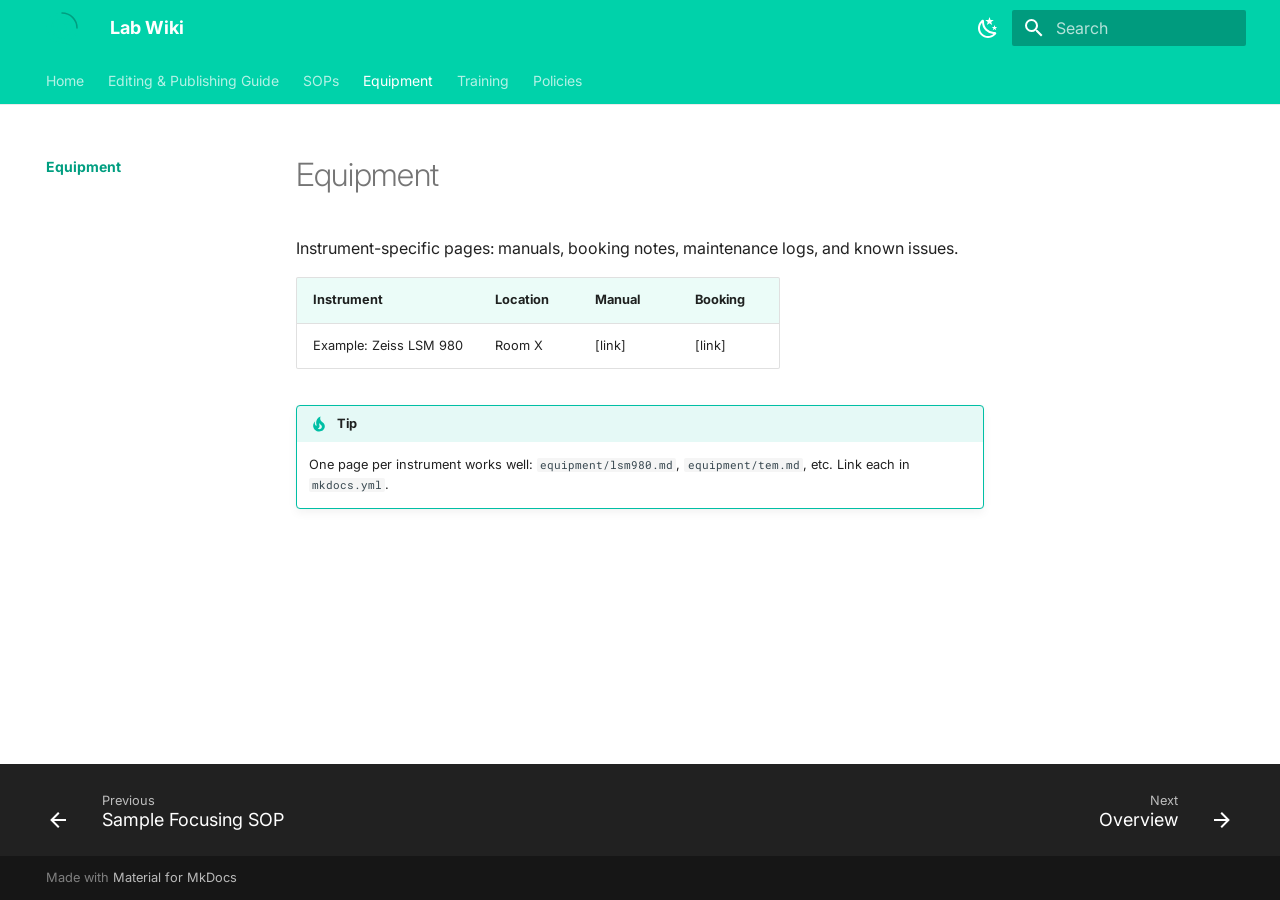
<file: equipment/index.html>
<!doctype html>
<html lang="en" class="no-js">
  <head>
    
      <meta charset="utf-8">
      <meta name="viewport" content="width=device-width,initial-scale=1">
      
        <meta name="description" content="SOPs, equipment guides, training materials, and policies">
      
      
      
        <link rel="canonical" href="https://idmmicroscopy.github.io/lab-wiki/equipment/">
      
      
        <link rel="prev" href="../sops/Sample-focusing-sop/">
      
      
        <link rel="next" href="../training/">
      
      
        
      
      
      <link rel="icon" href="../assets/favicon.svg">
      <meta name="generator" content="mkdocs-1.6.1, mkdocs-material-9.7.6">
    
    
      
        <title>Overview - Lab Wiki</title>
      
    
    
      <link rel="stylesheet" href="../assets/stylesheets/main.484c7ddc.min.css">
      
        
        <link rel="stylesheet" href="../assets/stylesheets/palette.ab4e12ef.min.css">
      
      


    
    
      
    
    
      
        
        
        <link rel="preconnect" href="https://fonts.gstatic.com" crossorigin>
        <link rel="stylesheet" href="https://fonts.googleapis.com/css?family=Inter:300,300i,400,400i,700,700i%7CRoboto+Mono:400,400i,700,700i&display=fallback">
        <style>:root{--md-text-font:"Inter";--md-code-font:"Roboto Mono"}</style>
      
    
    
      <link rel="stylesheet" href="../stylesheets/extra.css">
    
    <script>__md_scope=new URL("..",location),__md_hash=e=>[...e].reduce(((e,_)=>(e<<5)-e+_.charCodeAt(0)),0),__md_get=(e,_=localStorage,t=__md_scope)=>JSON.parse(_.getItem(t.pathname+"."+e)),__md_set=(e,_,t=localStorage,a=__md_scope)=>{try{t.setItem(a.pathname+"."+e,JSON.stringify(_))}catch(e){}}</script>
    
      

    
    
  </head>
  
  
    
    
      
    
    
    
    
    <body dir="ltr" data-md-color-scheme="default" data-md-color-primary="teal" data-md-color-accent="teal">
  
    
    <input class="md-toggle" data-md-toggle="drawer" type="checkbox" id="__drawer" autocomplete="off">
    <input class="md-toggle" data-md-toggle="search" type="checkbox" id="__search" autocomplete="off">
    <label class="md-overlay" for="__drawer"></label>
    <div data-md-component="skip">
      
        
        <a href="#equipment" class="md-skip">
          Skip to content
        </a>
      
    </div>
    <div data-md-component="announce">
      
    </div>
    
    
      

  

<header class="md-header md-header--shadow md-header--lifted" data-md-component="header">
  <nav class="md-header__inner md-grid" aria-label="Header">
    <a href=".." title="Lab Wiki" class="md-header__button md-logo" aria-label="Lab Wiki" data-md-component="logo">
      
  <img src="../assets/logo-placeholder.svg" alt="logo">

    </a>
    <label class="md-header__button md-icon" for="__drawer">
      
      <svg xmlns="http://www.w3.org/2000/svg" viewBox="0 0 24 24"><path d="M3 6h18v2H3zm0 5h18v2H3zm0 5h18v2H3z"/></svg>
    </label>
    <div class="md-header__title" data-md-component="header-title">
      <div class="md-header__ellipsis">
        <div class="md-header__topic">
          <span class="md-ellipsis">
            Lab Wiki
          </span>
        </div>
        <div class="md-header__topic" data-md-component="header-topic">
          <span class="md-ellipsis">
            
              Overview
            
          </span>
        </div>
      </div>
    </div>
    
      
        <form class="md-header__option" data-md-component="palette">
  
    
    
    
    <input class="md-option" data-md-color-media="" data-md-color-scheme="default" data-md-color-primary="teal" data-md-color-accent="teal"  aria-label="Switch to dark mode"  type="radio" name="__palette" id="__palette_0">
    
      <label class="md-header__button md-icon" title="Switch to dark mode" for="__palette_1" hidden>
        <svg xmlns="http://www.w3.org/2000/svg" viewBox="0 0 24 24"><path d="m17.75 4.09-2.53 1.94.91 3.06-2.63-1.81-2.63 1.81.91-3.06-2.53-1.94L12.44 4l1.06-3 1.06 3zm3.5 6.91-1.64 1.25.59 1.98-1.7-1.17-1.7 1.17.59-1.98L15.75 11l2.06-.05L18.5 9l.69 1.95zm-2.28 4.95c.83-.08 1.72 1.1 1.19 1.85-.32.45-.66.87-1.08 1.27C15.17 23 8.84 23 4.94 19.07c-3.91-3.9-3.91-10.24 0-14.14.4-.4.82-.76 1.27-1.08.75-.53 1.93.36 1.85 1.19-.27 2.86.69 5.83 2.89 8.02a9.96 9.96 0 0 0 8.02 2.89m-1.64 2.02a12.08 12.08 0 0 1-7.8-3.47c-2.17-2.19-3.33-5-3.49-7.82-2.81 3.14-2.7 7.96.31 10.98 3.02 3.01 7.84 3.12 10.98.31"/></svg>
      </label>
    
  
    
    
    
    <input class="md-option" data-md-color-media="" data-md-color-scheme="slate" data-md-color-primary="teal" data-md-color-accent="teal"  aria-label="Switch to light mode"  type="radio" name="__palette" id="__palette_1">
    
      <label class="md-header__button md-icon" title="Switch to light mode" for="__palette_0" hidden>
        <svg xmlns="http://www.w3.org/2000/svg" viewBox="0 0 24 24"><path d="M12 7a5 5 0 0 1 5 5 5 5 0 0 1-5 5 5 5 0 0 1-5-5 5 5 0 0 1 5-5m0 2a3 3 0 0 0-3 3 3 3 0 0 0 3 3 3 3 0 0 0 3-3 3 3 0 0 0-3-3m0-7 2.39 3.42C13.65 5.15 12.84 5 12 5s-1.65.15-2.39.42zM3.34 7l4.16-.35A7.2 7.2 0 0 0 5.94 8.5c-.44.74-.69 1.5-.83 2.29zm.02 10 1.76-3.77a7.131 7.131 0 0 0 2.38 4.14zM20.65 7l-1.77 3.79a7.02 7.02 0 0 0-2.38-4.15zm-.01 10-4.14.36c.59-.51 1.12-1.14 1.54-1.86.42-.73.69-1.5.83-2.29zM12 22l-2.41-3.44c.74.27 1.55.44 2.41.44.82 0 1.63-.17 2.37-.44z"/></svg>
      </label>
    
  
</form>
      
    
    
      <script>var palette=__md_get("__palette");if(palette&&palette.color){if("(prefers-color-scheme)"===palette.color.media){var media=matchMedia("(prefers-color-scheme: light)"),input=document.querySelector(media.matches?"[data-md-color-media='(prefers-color-scheme: light)']":"[data-md-color-media='(prefers-color-scheme: dark)']");palette.color.media=input.getAttribute("data-md-color-media"),palette.color.scheme=input.getAttribute("data-md-color-scheme"),palette.color.primary=input.getAttribute("data-md-color-primary"),palette.color.accent=input.getAttribute("data-md-color-accent")}for(var[key,value]of Object.entries(palette.color))document.body.setAttribute("data-md-color-"+key,value)}</script>
    
    
    
      
      
        <label class="md-header__button md-icon" for="__search">
          
          <svg xmlns="http://www.w3.org/2000/svg" viewBox="0 0 24 24"><path d="M9.5 3A6.5 6.5 0 0 1 16 9.5c0 1.61-.59 3.09-1.56 4.23l.27.27h.79l5 5-1.5 1.5-5-5v-.79l-.27-.27A6.52 6.52 0 0 1 9.5 16 6.5 6.5 0 0 1 3 9.5 6.5 6.5 0 0 1 9.5 3m0 2C7 5 5 7 5 9.5S7 14 9.5 14 14 12 14 9.5 12 5 9.5 5"/></svg>
        </label>
        <div class="md-search" data-md-component="search" role="dialog">
  <label class="md-search__overlay" for="__search"></label>
  <div class="md-search__inner" role="search">
    <form class="md-search__form" name="search">
      <input type="text" class="md-search__input" name="query" aria-label="Search" placeholder="Search" autocapitalize="off" autocorrect="off" autocomplete="off" spellcheck="false" data-md-component="search-query" required>
      <label class="md-search__icon md-icon" for="__search">
        
        <svg xmlns="http://www.w3.org/2000/svg" viewBox="0 0 24 24"><path d="M9.5 3A6.5 6.5 0 0 1 16 9.5c0 1.61-.59 3.09-1.56 4.23l.27.27h.79l5 5-1.5 1.5-5-5v-.79l-.27-.27A6.52 6.52 0 0 1 9.5 16 6.5 6.5 0 0 1 3 9.5 6.5 6.5 0 0 1 9.5 3m0 2C7 5 5 7 5 9.5S7 14 9.5 14 14 12 14 9.5 12 5 9.5 5"/></svg>
        
        <svg xmlns="http://www.w3.org/2000/svg" viewBox="0 0 24 24"><path d="M20 11v2H8l5.5 5.5-1.42 1.42L4.16 12l7.92-7.92L13.5 5.5 8 11z"/></svg>
      </label>
      <nav class="md-search__options" aria-label="Search">
        
        <button type="reset" class="md-search__icon md-icon" title="Clear" aria-label="Clear" tabindex="-1">
          
          <svg xmlns="http://www.w3.org/2000/svg" viewBox="0 0 24 24"><path d="M19 6.41 17.59 5 12 10.59 6.41 5 5 6.41 10.59 12 5 17.59 6.41 19 12 13.41 17.59 19 19 17.59 13.41 12z"/></svg>
        </button>
      </nav>
      
        <div class="md-search__suggest" data-md-component="search-suggest"></div>
      
    </form>
    <div class="md-search__output">
      <div class="md-search__scrollwrap" tabindex="0" data-md-scrollfix>
        <div class="md-search-result" data-md-component="search-result">
          <div class="md-search-result__meta">
            Initializing search
          </div>
          <ol class="md-search-result__list" role="presentation"></ol>
        </div>
      </div>
    </div>
  </div>
</div>
      
    
    
  </nav>
  
    
      
<nav class="md-tabs" aria-label="Tabs" data-md-component="tabs">
  <div class="md-grid">
    <ul class="md-tabs__list">
      
        
  
  
  
  
    <li class="md-tabs__item">
      <a href=".." class="md-tabs__link">
        
  
  
    
  
  Home

      </a>
    </li>
  

      
        
  
  
  
  
    <li class="md-tabs__item">
      <a href="../editing-guide/" class="md-tabs__link">
        
  
  
    
  
  Editing & Publishing Guide

      </a>
    </li>
  

      
        
  
  
  
  
    
    
      <li class="md-tabs__item">
        <a href="../sops/" class="md-tabs__link">
          
  
  
    
  
  SOPs

        </a>
      </li>
    
  

      
        
  
  
  
    
  
  
    
    
      <li class="md-tabs__item md-tabs__item--active">
        <a href="./" class="md-tabs__link">
          
  
  
    
  
  Equipment

        </a>
      </li>
    
  

      
        
  
  
  
  
    
    
      <li class="md-tabs__item">
        <a href="../training/" class="md-tabs__link">
          
  
  
    
  
  Training

        </a>
      </li>
    
  

      
        
  
  
  
  
    
    
      <li class="md-tabs__item">
        <a href="../policies/" class="md-tabs__link">
          
  
  
    
  
  Policies

        </a>
      </li>
    
  

      
    </ul>
  </div>
</nav>
    
  
</header>
    
    <div class="md-container" data-md-component="container">
      
      
        
      
      <main class="md-main" data-md-component="main">
        <div class="md-main__inner md-grid">
          
            
              
              <div class="md-sidebar md-sidebar--primary" data-md-component="sidebar" data-md-type="navigation" >
                <div class="md-sidebar__scrollwrap">
                  <div class="md-sidebar__inner">
                    


  


<nav class="md-nav md-nav--primary md-nav--lifted" aria-label="Navigation" data-md-level="0">
  <label class="md-nav__title" for="__drawer">
    <a href=".." title="Lab Wiki" class="md-nav__button md-logo" aria-label="Lab Wiki" data-md-component="logo">
      
  <img src="../assets/logo-placeholder.svg" alt="logo">

    </a>
    Lab Wiki
  </label>
  
  <ul class="md-nav__list" data-md-scrollfix>
    
      
      
  
  
  
  
    <li class="md-nav__item">
      <a href=".." class="md-nav__link">
        
  
  
  <span class="md-ellipsis">
    
  
    Home
  

    
  </span>
  
  

      </a>
    </li>
  

    
      
      
  
  
  
  
    <li class="md-nav__item">
      <a href="../editing-guide/" class="md-nav__link">
        
  
  
  <span class="md-ellipsis">
    
  
    Editing & Publishing Guide
  

    
  </span>
  
  

      </a>
    </li>
  

    
      
      
  
  
  
  
    
    
      
        
          
        
      
        
      
    
    
    
      
      
        
      
    
    
    <li class="md-nav__item md-nav__item--nested">
      
        
        
        <input class="md-nav__toggle md-toggle " type="checkbox" id="__nav_3" >
        
          
          <div class="md-nav__link md-nav__container">
            <a href="../sops/" class="md-nav__link ">
              
  
  
  <span class="md-ellipsis">
    
  
    SOPs
  

    
  </span>
  
  

            </a>
            
              
              <label class="md-nav__link " for="__nav_3" id="__nav_3_label" tabindex="0">
                <span class="md-nav__icon md-icon"></span>
              </label>
            
          </div>
        
        <nav class="md-nav" data-md-level="1" aria-labelledby="__nav_3_label" aria-expanded="false">
          <label class="md-nav__title" for="__nav_3">
            <span class="md-nav__icon md-icon"></span>
            
  
    SOPs
  

          </label>
          <ul class="md-nav__list" data-md-scrollfix>
            
              
            
              
                
  
  
  
  
    <li class="md-nav__item">
      <a href="../sops/Sample-focusing-sop/" class="md-nav__link">
        
  
  
  <span class="md-ellipsis">
    
  
    Sample Focusing SOP
  

    
  </span>
  
  

      </a>
    </li>
  

              
            
          </ul>
        </nav>
      
    </li>
  

    
      
      
  
  
    
  
  
  
    
    
      
        
          
        
      
    
    
    
      
        
        
      
      
        
      
    
    
    <li class="md-nav__item md-nav__item--active md-nav__item--section md-nav__item--nested">
      
        
        
        <input class="md-nav__toggle md-toggle " type="checkbox" id="__nav_4" checked>
        
          
          <div class="md-nav__link md-nav__container">
            <a href="./" class="md-nav__link md-nav__link--active">
              
  
  
  <span class="md-ellipsis">
    
  
    Equipment
  

    
  </span>
  
  

            </a>
            
          </div>
        
        <nav class="md-nav" data-md-level="1" aria-labelledby="__nav_4_label" aria-expanded="true">
          <label class="md-nav__title" for="__nav_4">
            <span class="md-nav__icon md-icon"></span>
            
  
    Equipment
  

          </label>
          <ul class="md-nav__list" data-md-scrollfix>
            
              
            
          </ul>
        </nav>
      
    </li>
  

    
      
      
  
  
  
  
    
    
      
        
          
        
      
    
    
    
      
      
        
      
    
    
    <li class="md-nav__item md-nav__item--nested">
      
        
        
        <input class="md-nav__toggle md-toggle " type="checkbox" id="__nav_5" >
        
          
          <div class="md-nav__link md-nav__container">
            <a href="../training/" class="md-nav__link ">
              
  
  
  <span class="md-ellipsis">
    
  
    Training
  

    
  </span>
  
  

            </a>
            
          </div>
        
        <nav class="md-nav" data-md-level="1" aria-labelledby="__nav_5_label" aria-expanded="false">
          <label class="md-nav__title" for="__nav_5">
            <span class="md-nav__icon md-icon"></span>
            
  
    Training
  

          </label>
          <ul class="md-nav__list" data-md-scrollfix>
            
              
            
          </ul>
        </nav>
      
    </li>
  

    
      
      
  
  
  
  
    
    
      
        
          
        
      
        
      
    
    
    
      
      
        
      
    
    
    <li class="md-nav__item md-nav__item--nested">
      
        
        
        <input class="md-nav__toggle md-toggle " type="checkbox" id="__nav_6" >
        
          
          <div class="md-nav__link md-nav__container">
            <a href="../policies/" class="md-nav__link ">
              
  
  
  <span class="md-ellipsis">
    
  
    Policies
  

    
  </span>
  
  

            </a>
            
              
              <label class="md-nav__link " for="__nav_6" id="__nav_6_label" tabindex="0">
                <span class="md-nav__icon md-icon"></span>
              </label>
            
          </div>
        
        <nav class="md-nav" data-md-level="1" aria-labelledby="__nav_6_label" aria-expanded="false">
          <label class="md-nav__title" for="__nav_6">
            <span class="md-nav__icon md-icon"></span>
            
  
    Policies
  

          </label>
          <ul class="md-nav__list" data-md-scrollfix>
            
              
            
              
                
  
  
  
  
    <li class="md-nav__item">
      <a href="../policies/access-and-use-policy.md" class="md-nav__link">
        
  
  
  <span class="md-ellipsis">
    
  
    Access & Use Policy
  

    
  </span>
  
  

      </a>
    </li>
  

              
            
          </ul>
        </nav>
      
    </li>
  

    
  </ul>
</nav>
                  </div>
                </div>
              </div>
            
            
              
              <div class="md-sidebar md-sidebar--secondary" data-md-component="sidebar" data-md-type="toc" >
                <div class="md-sidebar__scrollwrap">
                  <div class="md-sidebar__inner">
                    

<nav class="md-nav md-nav--secondary" aria-label="Table of contents">
  
  
  
    
  
  
</nav>
                  </div>
                </div>
              </div>
            
          
          
            <div class="md-content" data-md-component="content">
              
              <article class="md-content__inner md-typeset">
                
                  



<h1 id="equipment">Equipment<a class="headerlink" href="#equipment" title="Permanent link">&para;</a></h1>
<p>Instrument-specific pages: manuals, booking notes, maintenance logs, and known issues.</p>
<table>
<thead>
<tr>
<th>Instrument</th>
<th>Location</th>
<th>Manual</th>
<th>Booking</th>
</tr>
</thead>
<tbody>
<tr>
<td>Example: Zeiss LSM 980</td>
<td>Room X</td>
<td>[link]</td>
<td>[link]</td>
</tr>
</tbody>
</table>
<div class="admonition tip">
<p class="admonition-title">Tip</p>
<p>One page per instrument works well: <code>equipment/lsm980.md</code>, <code>equipment/tem.md</code>, etc. Link each in <code>mkdocs.yml</code>.</p>
</div>












                
              </article>
            </div>
          
          
<script>var target=document.getElementById(location.hash.slice(1));target&&target.name&&(target.checked=target.name.startsWith("__tabbed_"))</script>
        </div>
        
          <button type="button" class="md-top md-icon" data-md-component="top" hidden>
  
  <svg xmlns="http://www.w3.org/2000/svg" viewBox="0 0 24 24"><path d="M13 20h-2V8l-5.5 5.5-1.42-1.42L12 4.16l7.92 7.92-1.42 1.42L13 8z"/></svg>
  Back to top
</button>
        
      </main>
      
        <footer class="md-footer">
  
    
      
      <nav class="md-footer__inner md-grid" aria-label="Footer" >
        
          
          <a href="../sops/Sample-focusing-sop/" class="md-footer__link md-footer__link--prev" aria-label="Previous: Sample Focusing SOP">
            <div class="md-footer__button md-icon">
              
              <svg xmlns="http://www.w3.org/2000/svg" viewBox="0 0 24 24"><path d="M20 11v2H8l5.5 5.5-1.42 1.42L4.16 12l7.92-7.92L13.5 5.5 8 11z"/></svg>
            </div>
            <div class="md-footer__title">
              <span class="md-footer__direction">
                Previous
              </span>
              <div class="md-ellipsis">
                Sample Focusing SOP
              </div>
            </div>
          </a>
        
        
          
          <a href="../training/" class="md-footer__link md-footer__link--next" aria-label="Next: Overview">
            <div class="md-footer__title">
              <span class="md-footer__direction">
                Next
              </span>
              <div class="md-ellipsis">
                Overview
              </div>
            </div>
            <div class="md-footer__button md-icon">
              
              <svg xmlns="http://www.w3.org/2000/svg" viewBox="0 0 24 24"><path d="M4 11v2h12l-5.5 5.5 1.42 1.42L19.84 12l-7.92-7.92L10.5 5.5 16 11z"/></svg>
            </div>
          </a>
        
      </nav>
    
  
  <div class="md-footer-meta md-typeset">
    <div class="md-footer-meta__inner md-grid">
      <div class="md-copyright">
  
  
    Made with
    <a href="https://squidfunk.github.io/mkdocs-material/" target="_blank" rel="noopener">
      Material for MkDocs
    </a>
  
</div>
      
    </div>
  </div>
</footer>
      
    </div>
    <div class="md-dialog" data-md-component="dialog">
      <div class="md-dialog__inner md-typeset"></div>
    </div>
    
    
    
      
      
      <script id="__config" type="application/json">{"annotate": null, "base": "..", "features": ["navigation.tabs", "navigation.tabs.sticky", "navigation.sections", "navigation.top", "navigation.indexes", "navigation.footer", "search.suggest", "search.highlight", "content.code.copy", "content.action.edit", "content.tooltips", "toc.follow"], "search": "../assets/javascripts/workers/search.2c215733.min.js", "tags": null, "translations": {"clipboard.copied": "Copied to clipboard", "clipboard.copy": "Copy to clipboard", "search.result.more.one": "1 more on this page", "search.result.more.other": "# more on this page", "search.result.none": "No matching documents", "search.result.one": "1 matching document", "search.result.other": "# matching documents", "search.result.placeholder": "Type to start searching", "search.result.term.missing": "Missing", "select.version": "Select version"}, "version": null}</script>
    
    
      <script src="../assets/javascripts/bundle.79ae519e.min.js"></script>
      
    
  </body>
</html>
</file>
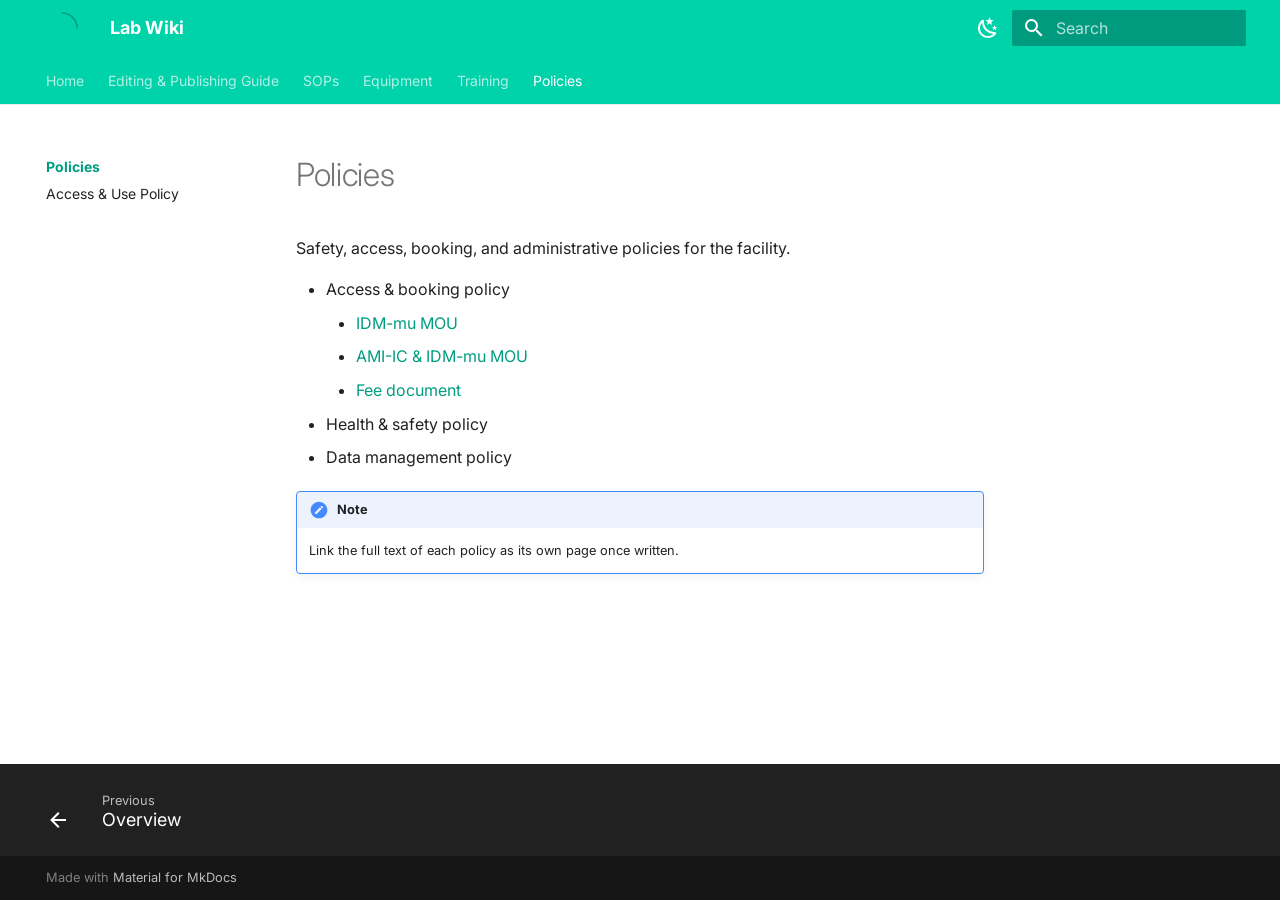
<file: policies/index.html>
<!doctype html>
<html lang="en" class="no-js">
  <head>
    
      <meta charset="utf-8">
      <meta name="viewport" content="width=device-width,initial-scale=1">
      
        <meta name="description" content="SOPs, equipment guides, training materials, and policies">
      
      
      
        <link rel="canonical" href="https://idmmicroscopy.github.io/lab-wiki/policies/">
      
      
        <link rel="prev" href="../training/">
      
      
      
        
      
      
      <link rel="icon" href="../assets/favicon.svg">
      <meta name="generator" content="mkdocs-1.6.1, mkdocs-material-9.7.6">
    
    
      
        <title>Overview - Lab Wiki</title>
      
    
    
      <link rel="stylesheet" href="../assets/stylesheets/main.484c7ddc.min.css">
      
        
        <link rel="stylesheet" href="../assets/stylesheets/palette.ab4e12ef.min.css">
      
      


    
    
      
    
    
      
        
        
        <link rel="preconnect" href="https://fonts.gstatic.com" crossorigin>
        <link rel="stylesheet" href="https://fonts.googleapis.com/css?family=Inter:300,300i,400,400i,700,700i%7CRoboto+Mono:400,400i,700,700i&display=fallback">
        <style>:root{--md-text-font:"Inter";--md-code-font:"Roboto Mono"}</style>
      
    
    
      <link rel="stylesheet" href="../stylesheets/extra.css">
    
    <script>__md_scope=new URL("..",location),__md_hash=e=>[...e].reduce(((e,_)=>(e<<5)-e+_.charCodeAt(0)),0),__md_get=(e,_=localStorage,t=__md_scope)=>JSON.parse(_.getItem(t.pathname+"."+e)),__md_set=(e,_,t=localStorage,a=__md_scope)=>{try{t.setItem(a.pathname+"."+e,JSON.stringify(_))}catch(e){}}</script>
    
      

    
    
  </head>
  
  
    
    
      
    
    
    
    
    <body dir="ltr" data-md-color-scheme="default" data-md-color-primary="teal" data-md-color-accent="teal">
  
    
    <input class="md-toggle" data-md-toggle="drawer" type="checkbox" id="__drawer" autocomplete="off">
    <input class="md-toggle" data-md-toggle="search" type="checkbox" id="__search" autocomplete="off">
    <label class="md-overlay" for="__drawer"></label>
    <div data-md-component="skip">
      
        
        <a href="#policies" class="md-skip">
          Skip to content
        </a>
      
    </div>
    <div data-md-component="announce">
      
    </div>
    
    
      

  

<header class="md-header md-header--shadow md-header--lifted" data-md-component="header">
  <nav class="md-header__inner md-grid" aria-label="Header">
    <a href=".." title="Lab Wiki" class="md-header__button md-logo" aria-label="Lab Wiki" data-md-component="logo">
      
  <img src="../assets/logo-placeholder.svg" alt="logo">

    </a>
    <label class="md-header__button md-icon" for="__drawer">
      
      <svg xmlns="http://www.w3.org/2000/svg" viewBox="0 0 24 24"><path d="M3 6h18v2H3zm0 5h18v2H3zm0 5h18v2H3z"/></svg>
    </label>
    <div class="md-header__title" data-md-component="header-title">
      <div class="md-header__ellipsis">
        <div class="md-header__topic">
          <span class="md-ellipsis">
            Lab Wiki
          </span>
        </div>
        <div class="md-header__topic" data-md-component="header-topic">
          <span class="md-ellipsis">
            
              Overview
            
          </span>
        </div>
      </div>
    </div>
    
      
        <form class="md-header__option" data-md-component="palette">
  
    
    
    
    <input class="md-option" data-md-color-media="" data-md-color-scheme="default" data-md-color-primary="teal" data-md-color-accent="teal"  aria-label="Switch to dark mode"  type="radio" name="__palette" id="__palette_0">
    
      <label class="md-header__button md-icon" title="Switch to dark mode" for="__palette_1" hidden>
        <svg xmlns="http://www.w3.org/2000/svg" viewBox="0 0 24 24"><path d="m17.75 4.09-2.53 1.94.91 3.06-2.63-1.81-2.63 1.81.91-3.06-2.53-1.94L12.44 4l1.06-3 1.06 3zm3.5 6.91-1.64 1.25.59 1.98-1.7-1.17-1.7 1.17.59-1.98L15.75 11l2.06-.05L18.5 9l.69 1.95zm-2.28 4.95c.83-.08 1.72 1.1 1.19 1.85-.32.45-.66.87-1.08 1.27C15.17 23 8.84 23 4.94 19.07c-3.91-3.9-3.91-10.24 0-14.14.4-.4.82-.76 1.27-1.08.75-.53 1.93.36 1.85 1.19-.27 2.86.69 5.83 2.89 8.02a9.96 9.96 0 0 0 8.02 2.89m-1.64 2.02a12.08 12.08 0 0 1-7.8-3.47c-2.17-2.19-3.33-5-3.49-7.82-2.81 3.14-2.7 7.96.31 10.98 3.02 3.01 7.84 3.12 10.98.31"/></svg>
      </label>
    
  
    
    
    
    <input class="md-option" data-md-color-media="" data-md-color-scheme="slate" data-md-color-primary="teal" data-md-color-accent="teal"  aria-label="Switch to light mode"  type="radio" name="__palette" id="__palette_1">
    
      <label class="md-header__button md-icon" title="Switch to light mode" for="__palette_0" hidden>
        <svg xmlns="http://www.w3.org/2000/svg" viewBox="0 0 24 24"><path d="M12 7a5 5 0 0 1 5 5 5 5 0 0 1-5 5 5 5 0 0 1-5-5 5 5 0 0 1 5-5m0 2a3 3 0 0 0-3 3 3 3 0 0 0 3 3 3 3 0 0 0 3-3 3 3 0 0 0-3-3m0-7 2.39 3.42C13.65 5.15 12.84 5 12 5s-1.65.15-2.39.42zM3.34 7l4.16-.35A7.2 7.2 0 0 0 5.94 8.5c-.44.74-.69 1.5-.83 2.29zm.02 10 1.76-3.77a7.131 7.131 0 0 0 2.38 4.14zM20.65 7l-1.77 3.79a7.02 7.02 0 0 0-2.38-4.15zm-.01 10-4.14.36c.59-.51 1.12-1.14 1.54-1.86.42-.73.69-1.5.83-2.29zM12 22l-2.41-3.44c.74.27 1.55.44 2.41.44.82 0 1.63-.17 2.37-.44z"/></svg>
      </label>
    
  
</form>
      
    
    
      <script>var palette=__md_get("__palette");if(palette&&palette.color){if("(prefers-color-scheme)"===palette.color.media){var media=matchMedia("(prefers-color-scheme: light)"),input=document.querySelector(media.matches?"[data-md-color-media='(prefers-color-scheme: light)']":"[data-md-color-media='(prefers-color-scheme: dark)']");palette.color.media=input.getAttribute("data-md-color-media"),palette.color.scheme=input.getAttribute("data-md-color-scheme"),palette.color.primary=input.getAttribute("data-md-color-primary"),palette.color.accent=input.getAttribute("data-md-color-accent")}for(var[key,value]of Object.entries(palette.color))document.body.setAttribute("data-md-color-"+key,value)}</script>
    
    
    
      
      
        <label class="md-header__button md-icon" for="__search">
          
          <svg xmlns="http://www.w3.org/2000/svg" viewBox="0 0 24 24"><path d="M9.5 3A6.5 6.5 0 0 1 16 9.5c0 1.61-.59 3.09-1.56 4.23l.27.27h.79l5 5-1.5 1.5-5-5v-.79l-.27-.27A6.52 6.52 0 0 1 9.5 16 6.5 6.5 0 0 1 3 9.5 6.5 6.5 0 0 1 9.5 3m0 2C7 5 5 7 5 9.5S7 14 9.5 14 14 12 14 9.5 12 5 9.5 5"/></svg>
        </label>
        <div class="md-search" data-md-component="search" role="dialog">
  <label class="md-search__overlay" for="__search"></label>
  <div class="md-search__inner" role="search">
    <form class="md-search__form" name="search">
      <input type="text" class="md-search__input" name="query" aria-label="Search" placeholder="Search" autocapitalize="off" autocorrect="off" autocomplete="off" spellcheck="false" data-md-component="search-query" required>
      <label class="md-search__icon md-icon" for="__search">
        
        <svg xmlns="http://www.w3.org/2000/svg" viewBox="0 0 24 24"><path d="M9.5 3A6.5 6.5 0 0 1 16 9.5c0 1.61-.59 3.09-1.56 4.23l.27.27h.79l5 5-1.5 1.5-5-5v-.79l-.27-.27A6.52 6.52 0 0 1 9.5 16 6.5 6.5 0 0 1 3 9.5 6.5 6.5 0 0 1 9.5 3m0 2C7 5 5 7 5 9.5S7 14 9.5 14 14 12 14 9.5 12 5 9.5 5"/></svg>
        
        <svg xmlns="http://www.w3.org/2000/svg" viewBox="0 0 24 24"><path d="M20 11v2H8l5.5 5.5-1.42 1.42L4.16 12l7.92-7.92L13.5 5.5 8 11z"/></svg>
      </label>
      <nav class="md-search__options" aria-label="Search">
        
        <button type="reset" class="md-search__icon md-icon" title="Clear" aria-label="Clear" tabindex="-1">
          
          <svg xmlns="http://www.w3.org/2000/svg" viewBox="0 0 24 24"><path d="M19 6.41 17.59 5 12 10.59 6.41 5 5 6.41 10.59 12 5 17.59 6.41 19 12 13.41 17.59 19 19 17.59 13.41 12z"/></svg>
        </button>
      </nav>
      
        <div class="md-search__suggest" data-md-component="search-suggest"></div>
      
    </form>
    <div class="md-search__output">
      <div class="md-search__scrollwrap" tabindex="0" data-md-scrollfix>
        <div class="md-search-result" data-md-component="search-result">
          <div class="md-search-result__meta">
            Initializing search
          </div>
          <ol class="md-search-result__list" role="presentation"></ol>
        </div>
      </div>
    </div>
  </div>
</div>
      
    
    
  </nav>
  
    
      
<nav class="md-tabs" aria-label="Tabs" data-md-component="tabs">
  <div class="md-grid">
    <ul class="md-tabs__list">
      
        
  
  
  
  
    <li class="md-tabs__item">
      <a href=".." class="md-tabs__link">
        
  
  
    
  
  Home

      </a>
    </li>
  

      
        
  
  
  
  
    <li class="md-tabs__item">
      <a href="../editing-guide/" class="md-tabs__link">
        
  
  
    
  
  Editing & Publishing Guide

      </a>
    </li>
  

      
        
  
  
  
  
    
    
      <li class="md-tabs__item">
        <a href="../sops/" class="md-tabs__link">
          
  
  
    
  
  SOPs

        </a>
      </li>
    
  

      
        
  
  
  
  
    
    
      <li class="md-tabs__item">
        <a href="../equipment/" class="md-tabs__link">
          
  
  
    
  
  Equipment

        </a>
      </li>
    
  

      
        
  
  
  
  
    
    
      <li class="md-tabs__item">
        <a href="../training/" class="md-tabs__link">
          
  
  
    
  
  Training

        </a>
      </li>
    
  

      
        
  
  
  
    
  
  
    
    
      <li class="md-tabs__item md-tabs__item--active">
        <a href="./" class="md-tabs__link">
          
  
  
    
  
  Policies

        </a>
      </li>
    
  

      
    </ul>
  </div>
</nav>
    
  
</header>
    
    <div class="md-container" data-md-component="container">
      
      
        
      
      <main class="md-main" data-md-component="main">
        <div class="md-main__inner md-grid">
          
            
              
              <div class="md-sidebar md-sidebar--primary" data-md-component="sidebar" data-md-type="navigation" >
                <div class="md-sidebar__scrollwrap">
                  <div class="md-sidebar__inner">
                    


  


<nav class="md-nav md-nav--primary md-nav--lifted" aria-label="Navigation" data-md-level="0">
  <label class="md-nav__title" for="__drawer">
    <a href=".." title="Lab Wiki" class="md-nav__button md-logo" aria-label="Lab Wiki" data-md-component="logo">
      
  <img src="../assets/logo-placeholder.svg" alt="logo">

    </a>
    Lab Wiki
  </label>
  
  <ul class="md-nav__list" data-md-scrollfix>
    
      
      
  
  
  
  
    <li class="md-nav__item">
      <a href=".." class="md-nav__link">
        
  
  
  <span class="md-ellipsis">
    
  
    Home
  

    
  </span>
  
  

      </a>
    </li>
  

    
      
      
  
  
  
  
    <li class="md-nav__item">
      <a href="../editing-guide/" class="md-nav__link">
        
  
  
  <span class="md-ellipsis">
    
  
    Editing & Publishing Guide
  

    
  </span>
  
  

      </a>
    </li>
  

    
      
      
  
  
  
  
    
    
      
        
          
        
      
        
      
    
    
    
      
      
        
      
    
    
    <li class="md-nav__item md-nav__item--nested">
      
        
        
        <input class="md-nav__toggle md-toggle " type="checkbox" id="__nav_3" >
        
          
          <div class="md-nav__link md-nav__container">
            <a href="../sops/" class="md-nav__link ">
              
  
  
  <span class="md-ellipsis">
    
  
    SOPs
  

    
  </span>
  
  

            </a>
            
              
              <label class="md-nav__link " for="__nav_3" id="__nav_3_label" tabindex="0">
                <span class="md-nav__icon md-icon"></span>
              </label>
            
          </div>
        
        <nav class="md-nav" data-md-level="1" aria-labelledby="__nav_3_label" aria-expanded="false">
          <label class="md-nav__title" for="__nav_3">
            <span class="md-nav__icon md-icon"></span>
            
  
    SOPs
  

          </label>
          <ul class="md-nav__list" data-md-scrollfix>
            
              
            
              
                
  
  
  
  
    <li class="md-nav__item">
      <a href="../sops/Sample-focusing-sop/" class="md-nav__link">
        
  
  
  <span class="md-ellipsis">
    
  
    Sample Focusing SOP
  

    
  </span>
  
  

      </a>
    </li>
  

              
            
          </ul>
        </nav>
      
    </li>
  

    
      
      
  
  
  
  
    
    
      
        
          
        
      
    
    
    
      
      
        
      
    
    
    <li class="md-nav__item md-nav__item--nested">
      
        
        
        <input class="md-nav__toggle md-toggle " type="checkbox" id="__nav_4" >
        
          
          <div class="md-nav__link md-nav__container">
            <a href="../equipment/" class="md-nav__link ">
              
  
  
  <span class="md-ellipsis">
    
  
    Equipment
  

    
  </span>
  
  

            </a>
            
          </div>
        
        <nav class="md-nav" data-md-level="1" aria-labelledby="__nav_4_label" aria-expanded="false">
          <label class="md-nav__title" for="__nav_4">
            <span class="md-nav__icon md-icon"></span>
            
  
    Equipment
  

          </label>
          <ul class="md-nav__list" data-md-scrollfix>
            
              
            
          </ul>
        </nav>
      
    </li>
  

    
      
      
  
  
  
  
    
    
      
        
          
        
      
    
    
    
      
      
        
      
    
    
    <li class="md-nav__item md-nav__item--nested">
      
        
        
        <input class="md-nav__toggle md-toggle " type="checkbox" id="__nav_5" >
        
          
          <div class="md-nav__link md-nav__container">
            <a href="../training/" class="md-nav__link ">
              
  
  
  <span class="md-ellipsis">
    
  
    Training
  

    
  </span>
  
  

            </a>
            
          </div>
        
        <nav class="md-nav" data-md-level="1" aria-labelledby="__nav_5_label" aria-expanded="false">
          <label class="md-nav__title" for="__nav_5">
            <span class="md-nav__icon md-icon"></span>
            
  
    Training
  

          </label>
          <ul class="md-nav__list" data-md-scrollfix>
            
              
            
          </ul>
        </nav>
      
    </li>
  

    
      
      
  
  
    
  
  
  
    
    
      
        
          
        
      
        
      
    
    
    
      
        
        
      
      
        
      
    
    
    <li class="md-nav__item md-nav__item--active md-nav__item--section md-nav__item--nested">
      
        
        
        <input class="md-nav__toggle md-toggle " type="checkbox" id="__nav_6" checked>
        
          
          <div class="md-nav__link md-nav__container">
            <a href="./" class="md-nav__link md-nav__link--active">
              
  
  
  <span class="md-ellipsis">
    
  
    Policies
  

    
  </span>
  
  

            </a>
            
              
              <label class="md-nav__link md-nav__link--active" for="__nav_6" id="__nav_6_label" tabindex="">
                <span class="md-nav__icon md-icon"></span>
              </label>
            
          </div>
        
        <nav class="md-nav" data-md-level="1" aria-labelledby="__nav_6_label" aria-expanded="true">
          <label class="md-nav__title" for="__nav_6">
            <span class="md-nav__icon md-icon"></span>
            
  
    Policies
  

          </label>
          <ul class="md-nav__list" data-md-scrollfix>
            
              
            
              
                
  
  
  
  
    <li class="md-nav__item">
      <a href="access-and-use-policy.md" class="md-nav__link">
        
  
  
  <span class="md-ellipsis">
    
  
    Access & Use Policy
  

    
  </span>
  
  

      </a>
    </li>
  

              
            
          </ul>
        </nav>
      
    </li>
  

    
  </ul>
</nav>
                  </div>
                </div>
              </div>
            
            
              
              <div class="md-sidebar md-sidebar--secondary" data-md-component="sidebar" data-md-type="toc" >
                <div class="md-sidebar__scrollwrap">
                  <div class="md-sidebar__inner">
                    

<nav class="md-nav md-nav--secondary" aria-label="Table of contents">
  
  
  
    
  
  
</nav>
                  </div>
                </div>
              </div>
            
          
          
            <div class="md-content" data-md-component="content">
              
              <article class="md-content__inner md-typeset">
                
                  



<h1 id="policies">Policies<a class="headerlink" href="#policies" title="Permanent link">&para;</a></h1>
<p>Safety, access, booking, and administrative policies for the facility.</p>
<ul>
<li>Access &amp; booking policy<ul>
<li><a href="policies/IDM-mu MOU and policy-November2024.pdf">IDM-mu MOU</a></li>
<li><a href="policies/AMI-IDM-mu Access-November2024.pdf">AMI-IC &amp; IDM-mu MOU</a></li>
<li><a href="policies/User Fees-IDM-mu-AMI-November2024-v1.2.pdf">Fee document</a></li>
</ul>
</li>
<li>Health &amp; safety policy</li>
<li>Data management policy</li>
</ul>
<div class="admonition note">
<p class="admonition-title">Note</p>
<p>Link the full text of each policy as its own page once written.</p>
</div>












                
              </article>
            </div>
          
          
<script>var target=document.getElementById(location.hash.slice(1));target&&target.name&&(target.checked=target.name.startsWith("__tabbed_"))</script>
        </div>
        
          <button type="button" class="md-top md-icon" data-md-component="top" hidden>
  
  <svg xmlns="http://www.w3.org/2000/svg" viewBox="0 0 24 24"><path d="M13 20h-2V8l-5.5 5.5-1.42-1.42L12 4.16l7.92 7.92-1.42 1.42L13 8z"/></svg>
  Back to top
</button>
        
      </main>
      
        <footer class="md-footer">
  
    
      
      <nav class="md-footer__inner md-grid" aria-label="Footer" >
        
          
          <a href="../training/" class="md-footer__link md-footer__link--prev" aria-label="Previous: Overview">
            <div class="md-footer__button md-icon">
              
              <svg xmlns="http://www.w3.org/2000/svg" viewBox="0 0 24 24"><path d="M20 11v2H8l5.5 5.5-1.42 1.42L4.16 12l7.92-7.92L13.5 5.5 8 11z"/></svg>
            </div>
            <div class="md-footer__title">
              <span class="md-footer__direction">
                Previous
              </span>
              <div class="md-ellipsis">
                Overview
              </div>
            </div>
          </a>
        
        
      </nav>
    
  
  <div class="md-footer-meta md-typeset">
    <div class="md-footer-meta__inner md-grid">
      <div class="md-copyright">
  
  
    Made with
    <a href="https://squidfunk.github.io/mkdocs-material/" target="_blank" rel="noopener">
      Material for MkDocs
    </a>
  
</div>
      
    </div>
  </div>
</footer>
      
    </div>
    <div class="md-dialog" data-md-component="dialog">
      <div class="md-dialog__inner md-typeset"></div>
    </div>
    
    
    
      
      
      <script id="__config" type="application/json">{"annotate": null, "base": "..", "features": ["navigation.tabs", "navigation.tabs.sticky", "navigation.sections", "navigation.top", "navigation.indexes", "navigation.footer", "search.suggest", "search.highlight", "content.code.copy", "content.action.edit", "content.tooltips", "toc.follow"], "search": "../assets/javascripts/workers/search.2c215733.min.js", "tags": null, "translations": {"clipboard.copied": "Copied to clipboard", "clipboard.copy": "Copy to clipboard", "search.result.more.one": "1 more on this page", "search.result.more.other": "# more on this page", "search.result.none": "No matching documents", "search.result.one": "1 matching document", "search.result.other": "# matching documents", "search.result.placeholder": "Type to start searching", "search.result.term.missing": "Missing", "select.version": "Select version"}, "version": null}</script>
    
    
      <script src="../assets/javascripts/bundle.79ae519e.min.js"></script>
      
    
  </body>
</html>
</file>
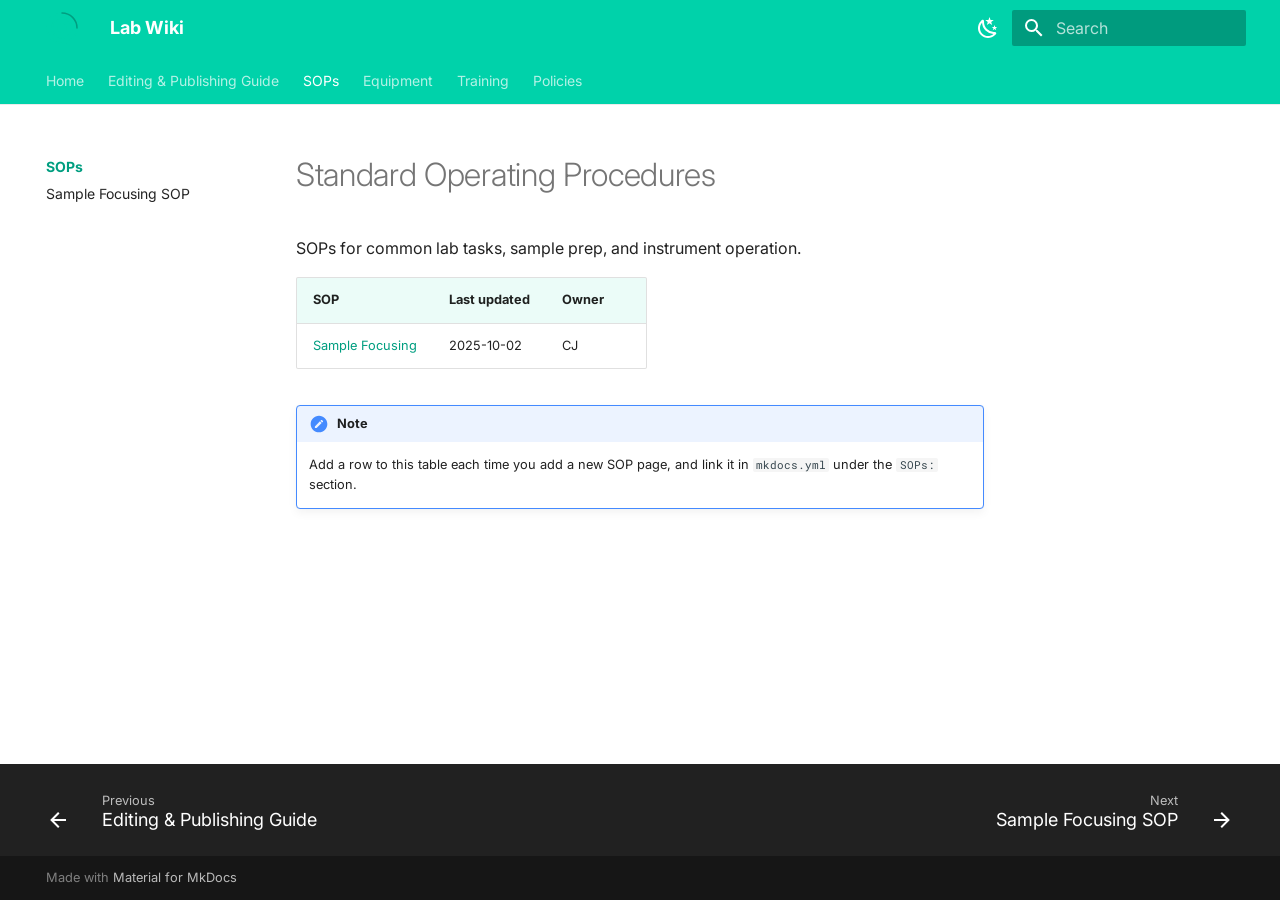
<file: sops/index.html>
<!doctype html>
<html lang="en" class="no-js">
  <head>
    
      <meta charset="utf-8">
      <meta name="viewport" content="width=device-width,initial-scale=1">
      
        <meta name="description" content="SOPs, equipment guides, training materials, and policies">
      
      
      
        <link rel="canonical" href="https://idmmicroscopy.github.io/lab-wiki/sops/">
      
      
        <link rel="prev" href="../editing-guide/">
      
      
        <link rel="next" href="Sample-focusing-sop/">
      
      
        
      
      
      <link rel="icon" href="../assets/favicon.svg">
      <meta name="generator" content="mkdocs-1.6.1, mkdocs-material-9.7.6">
    
    
      
        <title>Overview - Lab Wiki</title>
      
    
    
      <link rel="stylesheet" href="../assets/stylesheets/main.484c7ddc.min.css">
      
        
        <link rel="stylesheet" href="../assets/stylesheets/palette.ab4e12ef.min.css">
      
      


    
    
      
    
    
      
        
        
        <link rel="preconnect" href="https://fonts.gstatic.com" crossorigin>
        <link rel="stylesheet" href="https://fonts.googleapis.com/css?family=Inter:300,300i,400,400i,700,700i%7CRoboto+Mono:400,400i,700,700i&display=fallback">
        <style>:root{--md-text-font:"Inter";--md-code-font:"Roboto Mono"}</style>
      
    
    
      <link rel="stylesheet" href="../stylesheets/extra.css">
    
    <script>__md_scope=new URL("..",location),__md_hash=e=>[...e].reduce(((e,_)=>(e<<5)-e+_.charCodeAt(0)),0),__md_get=(e,_=localStorage,t=__md_scope)=>JSON.parse(_.getItem(t.pathname+"."+e)),__md_set=(e,_,t=localStorage,a=__md_scope)=>{try{t.setItem(a.pathname+"."+e,JSON.stringify(_))}catch(e){}}</script>
    
      

    
    
  </head>
  
  
    
    
      
    
    
    
    
    <body dir="ltr" data-md-color-scheme="default" data-md-color-primary="teal" data-md-color-accent="teal">
  
    
    <input class="md-toggle" data-md-toggle="drawer" type="checkbox" id="__drawer" autocomplete="off">
    <input class="md-toggle" data-md-toggle="search" type="checkbox" id="__search" autocomplete="off">
    <label class="md-overlay" for="__drawer"></label>
    <div data-md-component="skip">
      
        
        <a href="#standard-operating-procedures" class="md-skip">
          Skip to content
        </a>
      
    </div>
    <div data-md-component="announce">
      
    </div>
    
    
      

  

<header class="md-header md-header--shadow md-header--lifted" data-md-component="header">
  <nav class="md-header__inner md-grid" aria-label="Header">
    <a href=".." title="Lab Wiki" class="md-header__button md-logo" aria-label="Lab Wiki" data-md-component="logo">
      
  <img src="../assets/logo-placeholder.svg" alt="logo">

    </a>
    <label class="md-header__button md-icon" for="__drawer">
      
      <svg xmlns="http://www.w3.org/2000/svg" viewBox="0 0 24 24"><path d="M3 6h18v2H3zm0 5h18v2H3zm0 5h18v2H3z"/></svg>
    </label>
    <div class="md-header__title" data-md-component="header-title">
      <div class="md-header__ellipsis">
        <div class="md-header__topic">
          <span class="md-ellipsis">
            Lab Wiki
          </span>
        </div>
        <div class="md-header__topic" data-md-component="header-topic">
          <span class="md-ellipsis">
            
              Overview
            
          </span>
        </div>
      </div>
    </div>
    
      
        <form class="md-header__option" data-md-component="palette">
  
    
    
    
    <input class="md-option" data-md-color-media="" data-md-color-scheme="default" data-md-color-primary="teal" data-md-color-accent="teal"  aria-label="Switch to dark mode"  type="radio" name="__palette" id="__palette_0">
    
      <label class="md-header__button md-icon" title="Switch to dark mode" for="__palette_1" hidden>
        <svg xmlns="http://www.w3.org/2000/svg" viewBox="0 0 24 24"><path d="m17.75 4.09-2.53 1.94.91 3.06-2.63-1.81-2.63 1.81.91-3.06-2.53-1.94L12.44 4l1.06-3 1.06 3zm3.5 6.91-1.64 1.25.59 1.98-1.7-1.17-1.7 1.17.59-1.98L15.75 11l2.06-.05L18.5 9l.69 1.95zm-2.28 4.95c.83-.08 1.72 1.1 1.19 1.85-.32.45-.66.87-1.08 1.27C15.17 23 8.84 23 4.94 19.07c-3.91-3.9-3.91-10.24 0-14.14.4-.4.82-.76 1.27-1.08.75-.53 1.93.36 1.85 1.19-.27 2.86.69 5.83 2.89 8.02a9.96 9.96 0 0 0 8.02 2.89m-1.64 2.02a12.08 12.08 0 0 1-7.8-3.47c-2.17-2.19-3.33-5-3.49-7.82-2.81 3.14-2.7 7.96.31 10.98 3.02 3.01 7.84 3.12 10.98.31"/></svg>
      </label>
    
  
    
    
    
    <input class="md-option" data-md-color-media="" data-md-color-scheme="slate" data-md-color-primary="teal" data-md-color-accent="teal"  aria-label="Switch to light mode"  type="radio" name="__palette" id="__palette_1">
    
      <label class="md-header__button md-icon" title="Switch to light mode" for="__palette_0" hidden>
        <svg xmlns="http://www.w3.org/2000/svg" viewBox="0 0 24 24"><path d="M12 7a5 5 0 0 1 5 5 5 5 0 0 1-5 5 5 5 0 0 1-5-5 5 5 0 0 1 5-5m0 2a3 3 0 0 0-3 3 3 3 0 0 0 3 3 3 3 0 0 0 3-3 3 3 0 0 0-3-3m0-7 2.39 3.42C13.65 5.15 12.84 5 12 5s-1.65.15-2.39.42zM3.34 7l4.16-.35A7.2 7.2 0 0 0 5.94 8.5c-.44.74-.69 1.5-.83 2.29zm.02 10 1.76-3.77a7.131 7.131 0 0 0 2.38 4.14zM20.65 7l-1.77 3.79a7.02 7.02 0 0 0-2.38-4.15zm-.01 10-4.14.36c.59-.51 1.12-1.14 1.54-1.86.42-.73.69-1.5.83-2.29zM12 22l-2.41-3.44c.74.27 1.55.44 2.41.44.82 0 1.63-.17 2.37-.44z"/></svg>
      </label>
    
  
</form>
      
    
    
      <script>var palette=__md_get("__palette");if(palette&&palette.color){if("(prefers-color-scheme)"===palette.color.media){var media=matchMedia("(prefers-color-scheme: light)"),input=document.querySelector(media.matches?"[data-md-color-media='(prefers-color-scheme: light)']":"[data-md-color-media='(prefers-color-scheme: dark)']");palette.color.media=input.getAttribute("data-md-color-media"),palette.color.scheme=input.getAttribute("data-md-color-scheme"),palette.color.primary=input.getAttribute("data-md-color-primary"),palette.color.accent=input.getAttribute("data-md-color-accent")}for(var[key,value]of Object.entries(palette.color))document.body.setAttribute("data-md-color-"+key,value)}</script>
    
    
    
      
      
        <label class="md-header__button md-icon" for="__search">
          
          <svg xmlns="http://www.w3.org/2000/svg" viewBox="0 0 24 24"><path d="M9.5 3A6.5 6.5 0 0 1 16 9.5c0 1.61-.59 3.09-1.56 4.23l.27.27h.79l5 5-1.5 1.5-5-5v-.79l-.27-.27A6.52 6.52 0 0 1 9.5 16 6.5 6.5 0 0 1 3 9.5 6.5 6.5 0 0 1 9.5 3m0 2C7 5 5 7 5 9.5S7 14 9.5 14 14 12 14 9.5 12 5 9.5 5"/></svg>
        </label>
        <div class="md-search" data-md-component="search" role="dialog">
  <label class="md-search__overlay" for="__search"></label>
  <div class="md-search__inner" role="search">
    <form class="md-search__form" name="search">
      <input type="text" class="md-search__input" name="query" aria-label="Search" placeholder="Search" autocapitalize="off" autocorrect="off" autocomplete="off" spellcheck="false" data-md-component="search-query" required>
      <label class="md-search__icon md-icon" for="__search">
        
        <svg xmlns="http://www.w3.org/2000/svg" viewBox="0 0 24 24"><path d="M9.5 3A6.5 6.5 0 0 1 16 9.5c0 1.61-.59 3.09-1.56 4.23l.27.27h.79l5 5-1.5 1.5-5-5v-.79l-.27-.27A6.52 6.52 0 0 1 9.5 16 6.5 6.5 0 0 1 3 9.5 6.5 6.5 0 0 1 9.5 3m0 2C7 5 5 7 5 9.5S7 14 9.5 14 14 12 14 9.5 12 5 9.5 5"/></svg>
        
        <svg xmlns="http://www.w3.org/2000/svg" viewBox="0 0 24 24"><path d="M20 11v2H8l5.5 5.5-1.42 1.42L4.16 12l7.92-7.92L13.5 5.5 8 11z"/></svg>
      </label>
      <nav class="md-search__options" aria-label="Search">
        
        <button type="reset" class="md-search__icon md-icon" title="Clear" aria-label="Clear" tabindex="-1">
          
          <svg xmlns="http://www.w3.org/2000/svg" viewBox="0 0 24 24"><path d="M19 6.41 17.59 5 12 10.59 6.41 5 5 6.41 10.59 12 5 17.59 6.41 19 12 13.41 17.59 19 19 17.59 13.41 12z"/></svg>
        </button>
      </nav>
      
        <div class="md-search__suggest" data-md-component="search-suggest"></div>
      
    </form>
    <div class="md-search__output">
      <div class="md-search__scrollwrap" tabindex="0" data-md-scrollfix>
        <div class="md-search-result" data-md-component="search-result">
          <div class="md-search-result__meta">
            Initializing search
          </div>
          <ol class="md-search-result__list" role="presentation"></ol>
        </div>
      </div>
    </div>
  </div>
</div>
      
    
    
  </nav>
  
    
      
<nav class="md-tabs" aria-label="Tabs" data-md-component="tabs">
  <div class="md-grid">
    <ul class="md-tabs__list">
      
        
  
  
  
  
    <li class="md-tabs__item">
      <a href=".." class="md-tabs__link">
        
  
  
    
  
  Home

      </a>
    </li>
  

      
        
  
  
  
  
    <li class="md-tabs__item">
      <a href="../editing-guide/" class="md-tabs__link">
        
  
  
    
  
  Editing & Publishing Guide

      </a>
    </li>
  

      
        
  
  
  
    
  
  
    
    
      <li class="md-tabs__item md-tabs__item--active">
        <a href="./" class="md-tabs__link">
          
  
  
    
  
  SOPs

        </a>
      </li>
    
  

      
        
  
  
  
  
    
    
      <li class="md-tabs__item">
        <a href="../equipment/" class="md-tabs__link">
          
  
  
    
  
  Equipment

        </a>
      </li>
    
  

      
        
  
  
  
  
    
    
      <li class="md-tabs__item">
        <a href="../training/" class="md-tabs__link">
          
  
  
    
  
  Training

        </a>
      </li>
    
  

      
        
  
  
  
  
    
    
      <li class="md-tabs__item">
        <a href="../policies/" class="md-tabs__link">
          
  
  
    
  
  Policies

        </a>
      </li>
    
  

      
    </ul>
  </div>
</nav>
    
  
</header>
    
    <div class="md-container" data-md-component="container">
      
      
        
      
      <main class="md-main" data-md-component="main">
        <div class="md-main__inner md-grid">
          
            
              
              <div class="md-sidebar md-sidebar--primary" data-md-component="sidebar" data-md-type="navigation" >
                <div class="md-sidebar__scrollwrap">
                  <div class="md-sidebar__inner">
                    


  


<nav class="md-nav md-nav--primary md-nav--lifted" aria-label="Navigation" data-md-level="0">
  <label class="md-nav__title" for="__drawer">
    <a href=".." title="Lab Wiki" class="md-nav__button md-logo" aria-label="Lab Wiki" data-md-component="logo">
      
  <img src="../assets/logo-placeholder.svg" alt="logo">

    </a>
    Lab Wiki
  </label>
  
  <ul class="md-nav__list" data-md-scrollfix>
    
      
      
  
  
  
  
    <li class="md-nav__item">
      <a href=".." class="md-nav__link">
        
  
  
  <span class="md-ellipsis">
    
  
    Home
  

    
  </span>
  
  

      </a>
    </li>
  

    
      
      
  
  
  
  
    <li class="md-nav__item">
      <a href="../editing-guide/" class="md-nav__link">
        
  
  
  <span class="md-ellipsis">
    
  
    Editing & Publishing Guide
  

    
  </span>
  
  

      </a>
    </li>
  

    
      
      
  
  
    
  
  
  
    
    
      
        
          
        
      
        
      
    
    
    
      
        
        
      
      
        
      
    
    
    <li class="md-nav__item md-nav__item--active md-nav__item--section md-nav__item--nested">
      
        
        
        <input class="md-nav__toggle md-toggle " type="checkbox" id="__nav_3" checked>
        
          
          <div class="md-nav__link md-nav__container">
            <a href="./" class="md-nav__link md-nav__link--active">
              
  
  
  <span class="md-ellipsis">
    
  
    SOPs
  

    
  </span>
  
  

            </a>
            
              
              <label class="md-nav__link md-nav__link--active" for="__nav_3" id="__nav_3_label" tabindex="">
                <span class="md-nav__icon md-icon"></span>
              </label>
            
          </div>
        
        <nav class="md-nav" data-md-level="1" aria-labelledby="__nav_3_label" aria-expanded="true">
          <label class="md-nav__title" for="__nav_3">
            <span class="md-nav__icon md-icon"></span>
            
  
    SOPs
  

          </label>
          <ul class="md-nav__list" data-md-scrollfix>
            
              
            
              
                
  
  
  
  
    <li class="md-nav__item">
      <a href="Sample-focusing-sop/" class="md-nav__link">
        
  
  
  <span class="md-ellipsis">
    
  
    Sample Focusing SOP
  

    
  </span>
  
  

      </a>
    </li>
  

              
            
          </ul>
        </nav>
      
    </li>
  

    
      
      
  
  
  
  
    
    
      
        
          
        
      
    
    
    
      
      
        
      
    
    
    <li class="md-nav__item md-nav__item--nested">
      
        
        
        <input class="md-nav__toggle md-toggle " type="checkbox" id="__nav_4" >
        
          
          <div class="md-nav__link md-nav__container">
            <a href="../equipment/" class="md-nav__link ">
              
  
  
  <span class="md-ellipsis">
    
  
    Equipment
  

    
  </span>
  
  

            </a>
            
          </div>
        
        <nav class="md-nav" data-md-level="1" aria-labelledby="__nav_4_label" aria-expanded="false">
          <label class="md-nav__title" for="__nav_4">
            <span class="md-nav__icon md-icon"></span>
            
  
    Equipment
  

          </label>
          <ul class="md-nav__list" data-md-scrollfix>
            
              
            
          </ul>
        </nav>
      
    </li>
  

    
      
      
  
  
  
  
    
    
      
        
          
        
      
    
    
    
      
      
        
      
    
    
    <li class="md-nav__item md-nav__item--nested">
      
        
        
        <input class="md-nav__toggle md-toggle " type="checkbox" id="__nav_5" >
        
          
          <div class="md-nav__link md-nav__container">
            <a href="../training/" class="md-nav__link ">
              
  
  
  <span class="md-ellipsis">
    
  
    Training
  

    
  </span>
  
  

            </a>
            
          </div>
        
        <nav class="md-nav" data-md-level="1" aria-labelledby="__nav_5_label" aria-expanded="false">
          <label class="md-nav__title" for="__nav_5">
            <span class="md-nav__icon md-icon"></span>
            
  
    Training
  

          </label>
          <ul class="md-nav__list" data-md-scrollfix>
            
              
            
          </ul>
        </nav>
      
    </li>
  

    
      
      
  
  
  
  
    
    
      
        
          
        
      
        
      
    
    
    
      
      
        
      
    
    
    <li class="md-nav__item md-nav__item--nested">
      
        
        
        <input class="md-nav__toggle md-toggle " type="checkbox" id="__nav_6" >
        
          
          <div class="md-nav__link md-nav__container">
            <a href="../policies/" class="md-nav__link ">
              
  
  
  <span class="md-ellipsis">
    
  
    Policies
  

    
  </span>
  
  

            </a>
            
              
              <label class="md-nav__link " for="__nav_6" id="__nav_6_label" tabindex="0">
                <span class="md-nav__icon md-icon"></span>
              </label>
            
          </div>
        
        <nav class="md-nav" data-md-level="1" aria-labelledby="__nav_6_label" aria-expanded="false">
          <label class="md-nav__title" for="__nav_6">
            <span class="md-nav__icon md-icon"></span>
            
  
    Policies
  

          </label>
          <ul class="md-nav__list" data-md-scrollfix>
            
              
            
              
                
  
  
  
  
    <li class="md-nav__item">
      <a href="../policies/access-and-use-policy.md" class="md-nav__link">
        
  
  
  <span class="md-ellipsis">
    
  
    Access & Use Policy
  

    
  </span>
  
  

      </a>
    </li>
  

              
            
          </ul>
        </nav>
      
    </li>
  

    
  </ul>
</nav>
                  </div>
                </div>
              </div>
            
            
              
              <div class="md-sidebar md-sidebar--secondary" data-md-component="sidebar" data-md-type="toc" >
                <div class="md-sidebar__scrollwrap">
                  <div class="md-sidebar__inner">
                    

<nav class="md-nav md-nav--secondary" aria-label="Table of contents">
  
  
  
    
  
  
</nav>
                  </div>
                </div>
              </div>
            
          
          
            <div class="md-content" data-md-component="content">
              
              <article class="md-content__inner md-typeset">
                
                  



<h1 id="standard-operating-procedures">Standard Operating Procedures<a class="headerlink" href="#standard-operating-procedures" title="Permanent link">&para;</a></h1>
<p>SOPs for common lab tasks, sample prep, and instrument operation.</p>
<table>
<thead>
<tr>
<th>SOP</th>
<th>Last updated</th>
<th>Owner</th>
</tr>
</thead>
<tbody>
<tr>
<td><a href="sops/Sample-focusing-sop">Sample Focusing</a></td>
<td>2025-10-02</td>
<td>CJ</td>
</tr>
</tbody>
</table>
<div class="admonition note">
<p class="admonition-title">Note</p>
<p>Add a row to this table each time you add a new SOP page, and link it in <code>mkdocs.yml</code> under the <code>SOPs:</code> section.</p>
</div>












                
              </article>
            </div>
          
          
<script>var target=document.getElementById(location.hash.slice(1));target&&target.name&&(target.checked=target.name.startsWith("__tabbed_"))</script>
        </div>
        
          <button type="button" class="md-top md-icon" data-md-component="top" hidden>
  
  <svg xmlns="http://www.w3.org/2000/svg" viewBox="0 0 24 24"><path d="M13 20h-2V8l-5.5 5.5-1.42-1.42L12 4.16l7.92 7.92-1.42 1.42L13 8z"/></svg>
  Back to top
</button>
        
      </main>
      
        <footer class="md-footer">
  
    
      
      <nav class="md-footer__inner md-grid" aria-label="Footer" >
        
          
          <a href="../editing-guide/" class="md-footer__link md-footer__link--prev" aria-label="Previous: Editing &amp; Publishing Guide">
            <div class="md-footer__button md-icon">
              
              <svg xmlns="http://www.w3.org/2000/svg" viewBox="0 0 24 24"><path d="M20 11v2H8l5.5 5.5-1.42 1.42L4.16 12l7.92-7.92L13.5 5.5 8 11z"/></svg>
            </div>
            <div class="md-footer__title">
              <span class="md-footer__direction">
                Previous
              </span>
              <div class="md-ellipsis">
                Editing & Publishing Guide
              </div>
            </div>
          </a>
        
        
          
          <a href="Sample-focusing-sop/" class="md-footer__link md-footer__link--next" aria-label="Next: Sample Focusing SOP">
            <div class="md-footer__title">
              <span class="md-footer__direction">
                Next
              </span>
              <div class="md-ellipsis">
                Sample Focusing SOP
              </div>
            </div>
            <div class="md-footer__button md-icon">
              
              <svg xmlns="http://www.w3.org/2000/svg" viewBox="0 0 24 24"><path d="M4 11v2h12l-5.5 5.5 1.42 1.42L19.84 12l-7.92-7.92L10.5 5.5 16 11z"/></svg>
            </div>
          </a>
        
      </nav>
    
  
  <div class="md-footer-meta md-typeset">
    <div class="md-footer-meta__inner md-grid">
      <div class="md-copyright">
  
  
    Made with
    <a href="https://squidfunk.github.io/mkdocs-material/" target="_blank" rel="noopener">
      Material for MkDocs
    </a>
  
</div>
      
    </div>
  </div>
</footer>
      
    </div>
    <div class="md-dialog" data-md-component="dialog">
      <div class="md-dialog__inner md-typeset"></div>
    </div>
    
    
    
      
      
      <script id="__config" type="application/json">{"annotate": null, "base": "..", "features": ["navigation.tabs", "navigation.tabs.sticky", "navigation.sections", "navigation.top", "navigation.indexes", "navigation.footer", "search.suggest", "search.highlight", "content.code.copy", "content.action.edit", "content.tooltips", "toc.follow"], "search": "../assets/javascripts/workers/search.2c215733.min.js", "tags": null, "translations": {"clipboard.copied": "Copied to clipboard", "clipboard.copy": "Copy to clipboard", "search.result.more.one": "1 more on this page", "search.result.more.other": "# more on this page", "search.result.none": "No matching documents", "search.result.one": "1 matching document", "search.result.other": "# matching documents", "search.result.placeholder": "Type to start searching", "search.result.term.missing": "Missing", "select.version": "Select version"}, "version": null}</script>
    
    
      <script src="../assets/javascripts/bundle.79ae519e.min.js"></script>
      
    
  </body>
</html>
</file>
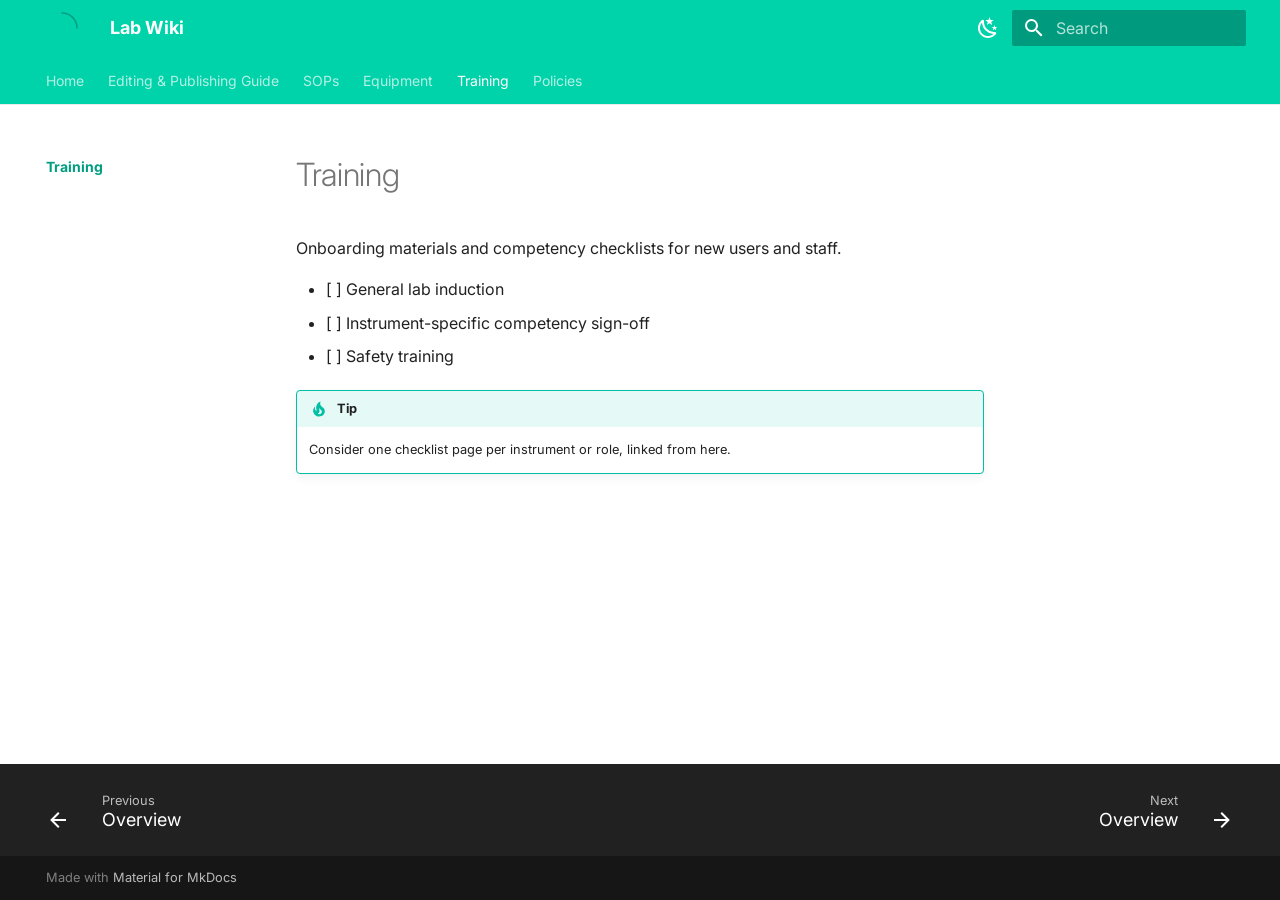
<file: training/index.html>
<!doctype html>
<html lang="en" class="no-js">
  <head>
    
      <meta charset="utf-8">
      <meta name="viewport" content="width=device-width,initial-scale=1">
      
        <meta name="description" content="SOPs, equipment guides, training materials, and policies">
      
      
      
        <link rel="canonical" href="https://idmmicroscopy.github.io/lab-wiki/training/">
      
      
        <link rel="prev" href="../equipment/">
      
      
        <link rel="next" href="../policies/">
      
      
        
      
      
      <link rel="icon" href="../assets/favicon.svg">
      <meta name="generator" content="mkdocs-1.6.1, mkdocs-material-9.7.6">
    
    
      
        <title>Overview - Lab Wiki</title>
      
    
    
      <link rel="stylesheet" href="../assets/stylesheets/main.484c7ddc.min.css">
      
        
        <link rel="stylesheet" href="../assets/stylesheets/palette.ab4e12ef.min.css">
      
      


    
    
      
    
    
      
        
        
        <link rel="preconnect" href="https://fonts.gstatic.com" crossorigin>
        <link rel="stylesheet" href="https://fonts.googleapis.com/css?family=Inter:300,300i,400,400i,700,700i%7CRoboto+Mono:400,400i,700,700i&display=fallback">
        <style>:root{--md-text-font:"Inter";--md-code-font:"Roboto Mono"}</style>
      
    
    
      <link rel="stylesheet" href="../stylesheets/extra.css">
    
    <script>__md_scope=new URL("..",location),__md_hash=e=>[...e].reduce(((e,_)=>(e<<5)-e+_.charCodeAt(0)),0),__md_get=(e,_=localStorage,t=__md_scope)=>JSON.parse(_.getItem(t.pathname+"."+e)),__md_set=(e,_,t=localStorage,a=__md_scope)=>{try{t.setItem(a.pathname+"."+e,JSON.stringify(_))}catch(e){}}</script>
    
      

    
    
  </head>
  
  
    
    
      
    
    
    
    
    <body dir="ltr" data-md-color-scheme="default" data-md-color-primary="teal" data-md-color-accent="teal">
  
    
    <input class="md-toggle" data-md-toggle="drawer" type="checkbox" id="__drawer" autocomplete="off">
    <input class="md-toggle" data-md-toggle="search" type="checkbox" id="__search" autocomplete="off">
    <label class="md-overlay" for="__drawer"></label>
    <div data-md-component="skip">
      
        
        <a href="#training" class="md-skip">
          Skip to content
        </a>
      
    </div>
    <div data-md-component="announce">
      
    </div>
    
    
      

  

<header class="md-header md-header--shadow md-header--lifted" data-md-component="header">
  <nav class="md-header__inner md-grid" aria-label="Header">
    <a href=".." title="Lab Wiki" class="md-header__button md-logo" aria-label="Lab Wiki" data-md-component="logo">
      
  <img src="../assets/logo-placeholder.svg" alt="logo">

    </a>
    <label class="md-header__button md-icon" for="__drawer">
      
      <svg xmlns="http://www.w3.org/2000/svg" viewBox="0 0 24 24"><path d="M3 6h18v2H3zm0 5h18v2H3zm0 5h18v2H3z"/></svg>
    </label>
    <div class="md-header__title" data-md-component="header-title">
      <div class="md-header__ellipsis">
        <div class="md-header__topic">
          <span class="md-ellipsis">
            Lab Wiki
          </span>
        </div>
        <div class="md-header__topic" data-md-component="header-topic">
          <span class="md-ellipsis">
            
              Overview
            
          </span>
        </div>
      </div>
    </div>
    
      
        <form class="md-header__option" data-md-component="palette">
  
    
    
    
    <input class="md-option" data-md-color-media="" data-md-color-scheme="default" data-md-color-primary="teal" data-md-color-accent="teal"  aria-label="Switch to dark mode"  type="radio" name="__palette" id="__palette_0">
    
      <label class="md-header__button md-icon" title="Switch to dark mode" for="__palette_1" hidden>
        <svg xmlns="http://www.w3.org/2000/svg" viewBox="0 0 24 24"><path d="m17.75 4.09-2.53 1.94.91 3.06-2.63-1.81-2.63 1.81.91-3.06-2.53-1.94L12.44 4l1.06-3 1.06 3zm3.5 6.91-1.64 1.25.59 1.98-1.7-1.17-1.7 1.17.59-1.98L15.75 11l2.06-.05L18.5 9l.69 1.95zm-2.28 4.95c.83-.08 1.72 1.1 1.19 1.85-.32.45-.66.87-1.08 1.27C15.17 23 8.84 23 4.94 19.07c-3.91-3.9-3.91-10.24 0-14.14.4-.4.82-.76 1.27-1.08.75-.53 1.93.36 1.85 1.19-.27 2.86.69 5.83 2.89 8.02a9.96 9.96 0 0 0 8.02 2.89m-1.64 2.02a12.08 12.08 0 0 1-7.8-3.47c-2.17-2.19-3.33-5-3.49-7.82-2.81 3.14-2.7 7.96.31 10.98 3.02 3.01 7.84 3.12 10.98.31"/></svg>
      </label>
    
  
    
    
    
    <input class="md-option" data-md-color-media="" data-md-color-scheme="slate" data-md-color-primary="teal" data-md-color-accent="teal"  aria-label="Switch to light mode"  type="radio" name="__palette" id="__palette_1">
    
      <label class="md-header__button md-icon" title="Switch to light mode" for="__palette_0" hidden>
        <svg xmlns="http://www.w3.org/2000/svg" viewBox="0 0 24 24"><path d="M12 7a5 5 0 0 1 5 5 5 5 0 0 1-5 5 5 5 0 0 1-5-5 5 5 0 0 1 5-5m0 2a3 3 0 0 0-3 3 3 3 0 0 0 3 3 3 3 0 0 0 3-3 3 3 0 0 0-3-3m0-7 2.39 3.42C13.65 5.15 12.84 5 12 5s-1.65.15-2.39.42zM3.34 7l4.16-.35A7.2 7.2 0 0 0 5.94 8.5c-.44.74-.69 1.5-.83 2.29zm.02 10 1.76-3.77a7.131 7.131 0 0 0 2.38 4.14zM20.65 7l-1.77 3.79a7.02 7.02 0 0 0-2.38-4.15zm-.01 10-4.14.36c.59-.51 1.12-1.14 1.54-1.86.42-.73.69-1.5.83-2.29zM12 22l-2.41-3.44c.74.27 1.55.44 2.41.44.82 0 1.63-.17 2.37-.44z"/></svg>
      </label>
    
  
</form>
      
    
    
      <script>var palette=__md_get("__palette");if(palette&&palette.color){if("(prefers-color-scheme)"===palette.color.media){var media=matchMedia("(prefers-color-scheme: light)"),input=document.querySelector(media.matches?"[data-md-color-media='(prefers-color-scheme: light)']":"[data-md-color-media='(prefers-color-scheme: dark)']");palette.color.media=input.getAttribute("data-md-color-media"),palette.color.scheme=input.getAttribute("data-md-color-scheme"),palette.color.primary=input.getAttribute("data-md-color-primary"),palette.color.accent=input.getAttribute("data-md-color-accent")}for(var[key,value]of Object.entries(palette.color))document.body.setAttribute("data-md-color-"+key,value)}</script>
    
    
    
      
      
        <label class="md-header__button md-icon" for="__search">
          
          <svg xmlns="http://www.w3.org/2000/svg" viewBox="0 0 24 24"><path d="M9.5 3A6.5 6.5 0 0 1 16 9.5c0 1.61-.59 3.09-1.56 4.23l.27.27h.79l5 5-1.5 1.5-5-5v-.79l-.27-.27A6.52 6.52 0 0 1 9.5 16 6.5 6.5 0 0 1 3 9.5 6.5 6.5 0 0 1 9.5 3m0 2C7 5 5 7 5 9.5S7 14 9.5 14 14 12 14 9.5 12 5 9.5 5"/></svg>
        </label>
        <div class="md-search" data-md-component="search" role="dialog">
  <label class="md-search__overlay" for="__search"></label>
  <div class="md-search__inner" role="search">
    <form class="md-search__form" name="search">
      <input type="text" class="md-search__input" name="query" aria-label="Search" placeholder="Search" autocapitalize="off" autocorrect="off" autocomplete="off" spellcheck="false" data-md-component="search-query" required>
      <label class="md-search__icon md-icon" for="__search">
        
        <svg xmlns="http://www.w3.org/2000/svg" viewBox="0 0 24 24"><path d="M9.5 3A6.5 6.5 0 0 1 16 9.5c0 1.61-.59 3.09-1.56 4.23l.27.27h.79l5 5-1.5 1.5-5-5v-.79l-.27-.27A6.52 6.52 0 0 1 9.5 16 6.5 6.5 0 0 1 3 9.5 6.5 6.5 0 0 1 9.5 3m0 2C7 5 5 7 5 9.5S7 14 9.5 14 14 12 14 9.5 12 5 9.5 5"/></svg>
        
        <svg xmlns="http://www.w3.org/2000/svg" viewBox="0 0 24 24"><path d="M20 11v2H8l5.5 5.5-1.42 1.42L4.16 12l7.92-7.92L13.5 5.5 8 11z"/></svg>
      </label>
      <nav class="md-search__options" aria-label="Search">
        
        <button type="reset" class="md-search__icon md-icon" title="Clear" aria-label="Clear" tabindex="-1">
          
          <svg xmlns="http://www.w3.org/2000/svg" viewBox="0 0 24 24"><path d="M19 6.41 17.59 5 12 10.59 6.41 5 5 6.41 10.59 12 5 17.59 6.41 19 12 13.41 17.59 19 19 17.59 13.41 12z"/></svg>
        </button>
      </nav>
      
        <div class="md-search__suggest" data-md-component="search-suggest"></div>
      
    </form>
    <div class="md-search__output">
      <div class="md-search__scrollwrap" tabindex="0" data-md-scrollfix>
        <div class="md-search-result" data-md-component="search-result">
          <div class="md-search-result__meta">
            Initializing search
          </div>
          <ol class="md-search-result__list" role="presentation"></ol>
        </div>
      </div>
    </div>
  </div>
</div>
      
    
    
  </nav>
  
    
      
<nav class="md-tabs" aria-label="Tabs" data-md-component="tabs">
  <div class="md-grid">
    <ul class="md-tabs__list">
      
        
  
  
  
  
    <li class="md-tabs__item">
      <a href=".." class="md-tabs__link">
        
  
  
    
  
  Home

      </a>
    </li>
  

      
        
  
  
  
  
    <li class="md-tabs__item">
      <a href="../editing-guide/" class="md-tabs__link">
        
  
  
    
  
  Editing & Publishing Guide

      </a>
    </li>
  

      
        
  
  
  
  
    
    
      <li class="md-tabs__item">
        <a href="../sops/" class="md-tabs__link">
          
  
  
    
  
  SOPs

        </a>
      </li>
    
  

      
        
  
  
  
  
    
    
      <li class="md-tabs__item">
        <a href="../equipment/" class="md-tabs__link">
          
  
  
    
  
  Equipment

        </a>
      </li>
    
  

      
        
  
  
  
    
  
  
    
    
      <li class="md-tabs__item md-tabs__item--active">
        <a href="./" class="md-tabs__link">
          
  
  
    
  
  Training

        </a>
      </li>
    
  

      
        
  
  
  
  
    
    
      <li class="md-tabs__item">
        <a href="../policies/" class="md-tabs__link">
          
  
  
    
  
  Policies

        </a>
      </li>
    
  

      
    </ul>
  </div>
</nav>
    
  
</header>
    
    <div class="md-container" data-md-component="container">
      
      
        
      
      <main class="md-main" data-md-component="main">
        <div class="md-main__inner md-grid">
          
            
              
              <div class="md-sidebar md-sidebar--primary" data-md-component="sidebar" data-md-type="navigation" >
                <div class="md-sidebar__scrollwrap">
                  <div class="md-sidebar__inner">
                    


  


<nav class="md-nav md-nav--primary md-nav--lifted" aria-label="Navigation" data-md-level="0">
  <label class="md-nav__title" for="__drawer">
    <a href=".." title="Lab Wiki" class="md-nav__button md-logo" aria-label="Lab Wiki" data-md-component="logo">
      
  <img src="../assets/logo-placeholder.svg" alt="logo">

    </a>
    Lab Wiki
  </label>
  
  <ul class="md-nav__list" data-md-scrollfix>
    
      
      
  
  
  
  
    <li class="md-nav__item">
      <a href=".." class="md-nav__link">
        
  
  
  <span class="md-ellipsis">
    
  
    Home
  

    
  </span>
  
  

      </a>
    </li>
  

    
      
      
  
  
  
  
    <li class="md-nav__item">
      <a href="../editing-guide/" class="md-nav__link">
        
  
  
  <span class="md-ellipsis">
    
  
    Editing & Publishing Guide
  

    
  </span>
  
  

      </a>
    </li>
  

    
      
      
  
  
  
  
    
    
      
        
          
        
      
        
      
    
    
    
      
      
        
      
    
    
    <li class="md-nav__item md-nav__item--nested">
      
        
        
        <input class="md-nav__toggle md-toggle " type="checkbox" id="__nav_3" >
        
          
          <div class="md-nav__link md-nav__container">
            <a href="../sops/" class="md-nav__link ">
              
  
  
  <span class="md-ellipsis">
    
  
    SOPs
  

    
  </span>
  
  

            </a>
            
              
              <label class="md-nav__link " for="__nav_3" id="__nav_3_label" tabindex="0">
                <span class="md-nav__icon md-icon"></span>
              </label>
            
          </div>
        
        <nav class="md-nav" data-md-level="1" aria-labelledby="__nav_3_label" aria-expanded="false">
          <label class="md-nav__title" for="__nav_3">
            <span class="md-nav__icon md-icon"></span>
            
  
    SOPs
  

          </label>
          <ul class="md-nav__list" data-md-scrollfix>
            
              
            
              
                
  
  
  
  
    <li class="md-nav__item">
      <a href="../sops/Sample-focusing-sop/" class="md-nav__link">
        
  
  
  <span class="md-ellipsis">
    
  
    Sample Focusing SOP
  

    
  </span>
  
  

      </a>
    </li>
  

              
            
          </ul>
        </nav>
      
    </li>
  

    
      
      
  
  
  
  
    
    
      
        
          
        
      
    
    
    
      
      
        
      
    
    
    <li class="md-nav__item md-nav__item--nested">
      
        
        
        <input class="md-nav__toggle md-toggle " type="checkbox" id="__nav_4" >
        
          
          <div class="md-nav__link md-nav__container">
            <a href="../equipment/" class="md-nav__link ">
              
  
  
  <span class="md-ellipsis">
    
  
    Equipment
  

    
  </span>
  
  

            </a>
            
          </div>
        
        <nav class="md-nav" data-md-level="1" aria-labelledby="__nav_4_label" aria-expanded="false">
          <label class="md-nav__title" for="__nav_4">
            <span class="md-nav__icon md-icon"></span>
            
  
    Equipment
  

          </label>
          <ul class="md-nav__list" data-md-scrollfix>
            
              
            
          </ul>
        </nav>
      
    </li>
  

    
      
      
  
  
    
  
  
  
    
    
      
        
          
        
      
    
    
    
      
        
        
      
      
        
      
    
    
    <li class="md-nav__item md-nav__item--active md-nav__item--section md-nav__item--nested">
      
        
        
        <input class="md-nav__toggle md-toggle " type="checkbox" id="__nav_5" checked>
        
          
          <div class="md-nav__link md-nav__container">
            <a href="./" class="md-nav__link md-nav__link--active">
              
  
  
  <span class="md-ellipsis">
    
  
    Training
  

    
  </span>
  
  

            </a>
            
          </div>
        
        <nav class="md-nav" data-md-level="1" aria-labelledby="__nav_5_label" aria-expanded="true">
          <label class="md-nav__title" for="__nav_5">
            <span class="md-nav__icon md-icon"></span>
            
  
    Training
  

          </label>
          <ul class="md-nav__list" data-md-scrollfix>
            
              
            
          </ul>
        </nav>
      
    </li>
  

    
      
      
  
  
  
  
    
    
      
        
          
        
      
        
      
    
    
    
      
      
        
      
    
    
    <li class="md-nav__item md-nav__item--nested">
      
        
        
        <input class="md-nav__toggle md-toggle " type="checkbox" id="__nav_6" >
        
          
          <div class="md-nav__link md-nav__container">
            <a href="../policies/" class="md-nav__link ">
              
  
  
  <span class="md-ellipsis">
    
  
    Policies
  

    
  </span>
  
  

            </a>
            
              
              <label class="md-nav__link " for="__nav_6" id="__nav_6_label" tabindex="0">
                <span class="md-nav__icon md-icon"></span>
              </label>
            
          </div>
        
        <nav class="md-nav" data-md-level="1" aria-labelledby="__nav_6_label" aria-expanded="false">
          <label class="md-nav__title" for="__nav_6">
            <span class="md-nav__icon md-icon"></span>
            
  
    Policies
  

          </label>
          <ul class="md-nav__list" data-md-scrollfix>
            
              
            
              
                
  
  
  
  
    <li class="md-nav__item">
      <a href="../policies/access-and-use-policy.md" class="md-nav__link">
        
  
  
  <span class="md-ellipsis">
    
  
    Access & Use Policy
  

    
  </span>
  
  

      </a>
    </li>
  

              
            
          </ul>
        </nav>
      
    </li>
  

    
  </ul>
</nav>
                  </div>
                </div>
              </div>
            
            
              
              <div class="md-sidebar md-sidebar--secondary" data-md-component="sidebar" data-md-type="toc" >
                <div class="md-sidebar__scrollwrap">
                  <div class="md-sidebar__inner">
                    

<nav class="md-nav md-nav--secondary" aria-label="Table of contents">
  
  
  
    
  
  
</nav>
                  </div>
                </div>
              </div>
            
          
          
            <div class="md-content" data-md-component="content">
              
              <article class="md-content__inner md-typeset">
                
                  



<h1 id="training">Training<a class="headerlink" href="#training" title="Permanent link">&para;</a></h1>
<p>Onboarding materials and competency checklists for new users and staff.</p>
<ul>
<li>[ ] General lab induction</li>
<li>[ ] Instrument-specific competency sign-off</li>
<li>[ ] Safety training</li>
</ul>
<div class="admonition tip">
<p class="admonition-title">Tip</p>
<p>Consider one checklist page per instrument or role, linked from here.</p>
</div>












                
              </article>
            </div>
          
          
<script>var target=document.getElementById(location.hash.slice(1));target&&target.name&&(target.checked=target.name.startsWith("__tabbed_"))</script>
        </div>
        
          <button type="button" class="md-top md-icon" data-md-component="top" hidden>
  
  <svg xmlns="http://www.w3.org/2000/svg" viewBox="0 0 24 24"><path d="M13 20h-2V8l-5.5 5.5-1.42-1.42L12 4.16l7.92 7.92-1.42 1.42L13 8z"/></svg>
  Back to top
</button>
        
      </main>
      
        <footer class="md-footer">
  
    
      
      <nav class="md-footer__inner md-grid" aria-label="Footer" >
        
          
          <a href="../equipment/" class="md-footer__link md-footer__link--prev" aria-label="Previous: Overview">
            <div class="md-footer__button md-icon">
              
              <svg xmlns="http://www.w3.org/2000/svg" viewBox="0 0 24 24"><path d="M20 11v2H8l5.5 5.5-1.42 1.42L4.16 12l7.92-7.92L13.5 5.5 8 11z"/></svg>
            </div>
            <div class="md-footer__title">
              <span class="md-footer__direction">
                Previous
              </span>
              <div class="md-ellipsis">
                Overview
              </div>
            </div>
          </a>
        
        
          
          <a href="../policies/" class="md-footer__link md-footer__link--next" aria-label="Next: Overview">
            <div class="md-footer__title">
              <span class="md-footer__direction">
                Next
              </span>
              <div class="md-ellipsis">
                Overview
              </div>
            </div>
            <div class="md-footer__button md-icon">
              
              <svg xmlns="http://www.w3.org/2000/svg" viewBox="0 0 24 24"><path d="M4 11v2h12l-5.5 5.5 1.42 1.42L19.84 12l-7.92-7.92L10.5 5.5 16 11z"/></svg>
            </div>
          </a>
        
      </nav>
    
  
  <div class="md-footer-meta md-typeset">
    <div class="md-footer-meta__inner md-grid">
      <div class="md-copyright">
  
  
    Made with
    <a href="https://squidfunk.github.io/mkdocs-material/" target="_blank" rel="noopener">
      Material for MkDocs
    </a>
  
</div>
      
    </div>
  </div>
</footer>
      
    </div>
    <div class="md-dialog" data-md-component="dialog">
      <div class="md-dialog__inner md-typeset"></div>
    </div>
    
    
    
      
      
      <script id="__config" type="application/json">{"annotate": null, "base": "..", "features": ["navigation.tabs", "navigation.tabs.sticky", "navigation.sections", "navigation.top", "navigation.indexes", "navigation.footer", "search.suggest", "search.highlight", "content.code.copy", "content.action.edit", "content.tooltips", "toc.follow"], "search": "../assets/javascripts/workers/search.2c215733.min.js", "tags": null, "translations": {"clipboard.copied": "Copied to clipboard", "clipboard.copy": "Copy to clipboard", "search.result.more.one": "1 more on this page", "search.result.more.other": "# more on this page", "search.result.none": "No matching documents", "search.result.one": "1 matching document", "search.result.other": "# matching documents", "search.result.placeholder": "Type to start searching", "search.result.term.missing": "Missing", "select.version": "Select version"}, "version": null}</script>
    
    
      <script src="../assets/javascripts/bundle.79ae519e.min.js"></script>
      
    
  </body>
</html>
</file>
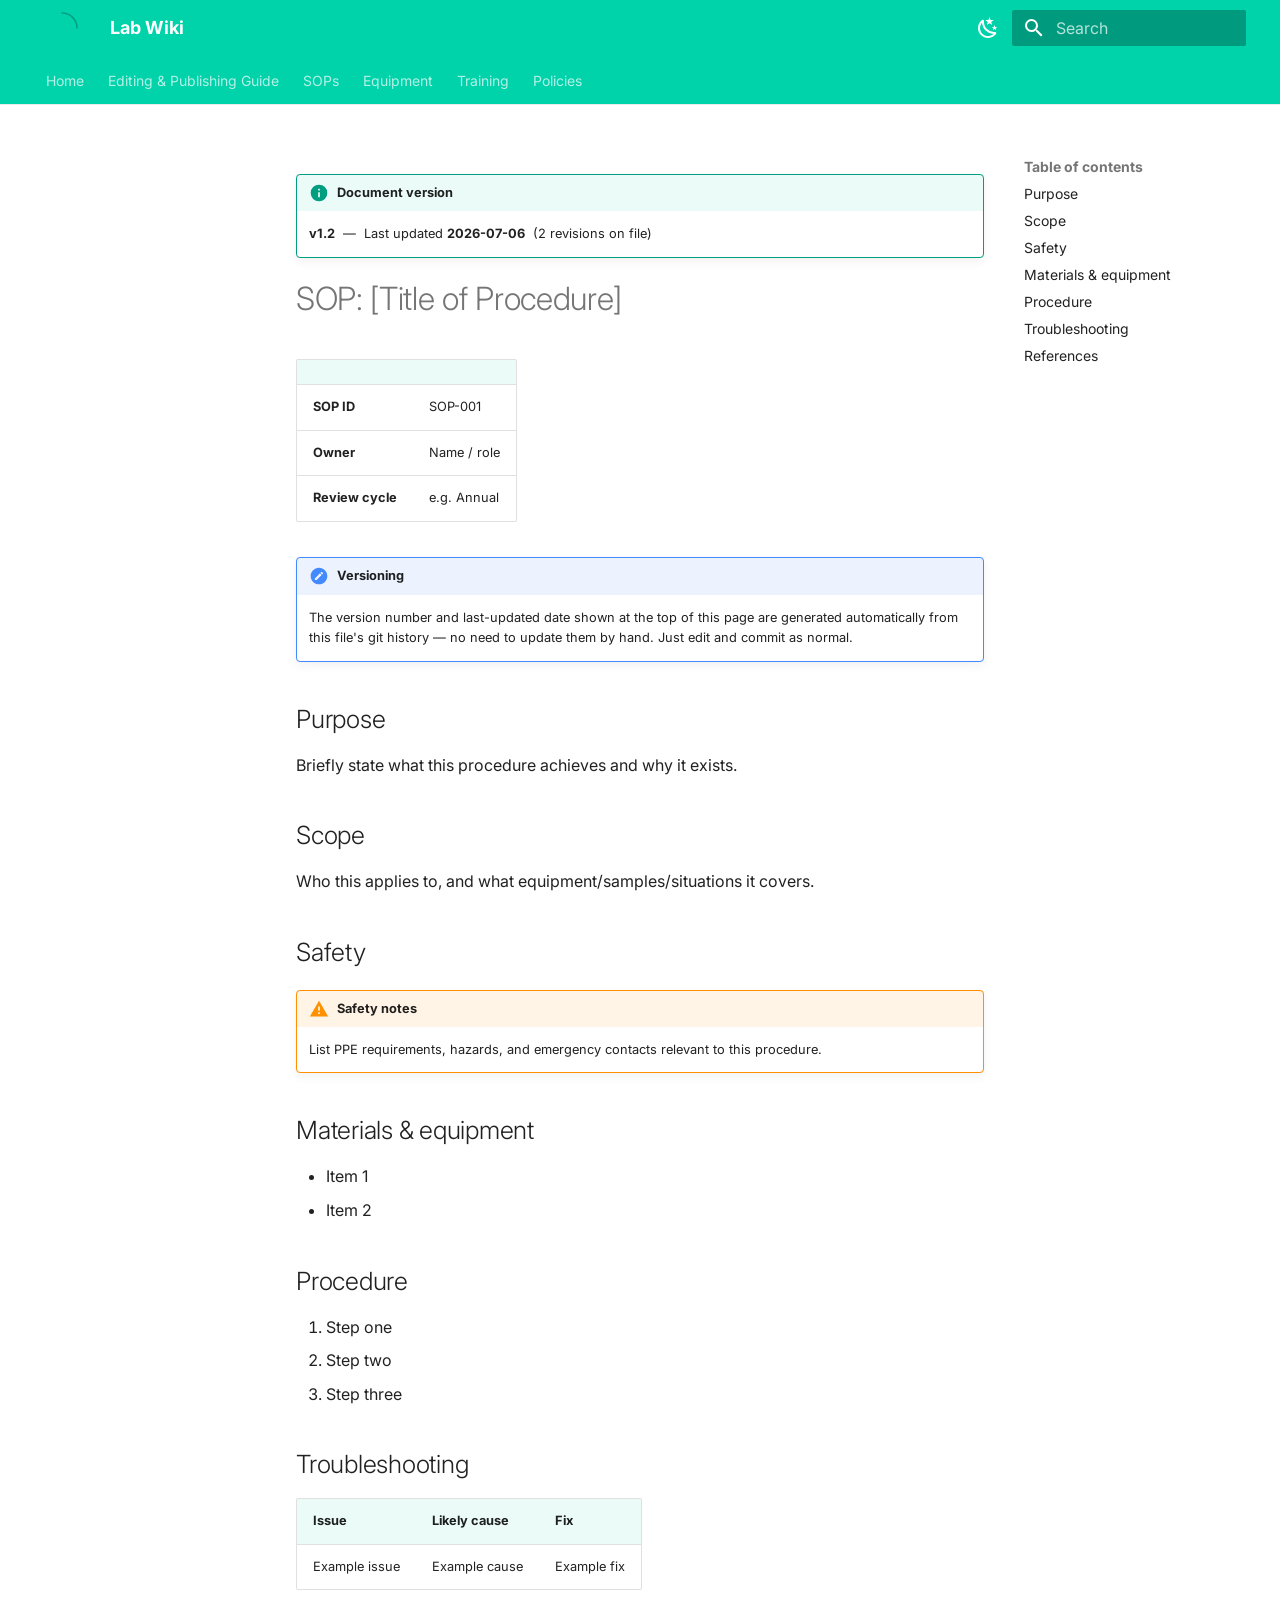
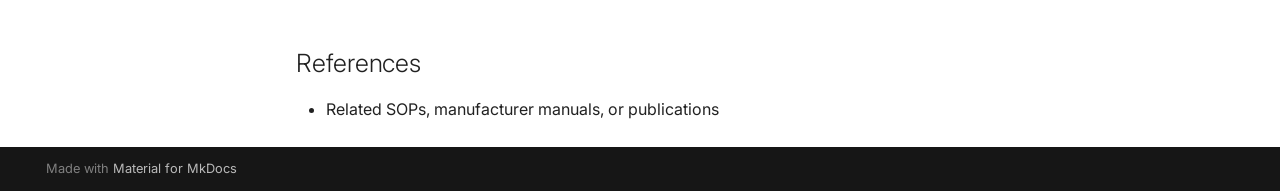
<file: sops/example-sop/index.html>
<!doctype html>
<html lang="en" class="no-js">
  <head>
    
      <meta charset="utf-8">
      <meta name="viewport" content="width=device-width,initial-scale=1">
      
        <meta name="description" content="SOPs, equipment guides, training materials, and policies">
      
      
      
        <link rel="canonical" href="https://idmmicroscopy.github.io/lab-wiki/sops/example-sop/">
      
      
      
      
        
      
      
      <link rel="icon" href="../../assets/favicon.svg">
      <meta name="generator" content="mkdocs-1.6.1, mkdocs-material-9.7.6">
    
    
      
        <title>Example sop - Lab Wiki</title>
      
    
    
      <link rel="stylesheet" href="../../assets/stylesheets/main.484c7ddc.min.css">
      
        
        <link rel="stylesheet" href="../../assets/stylesheets/palette.ab4e12ef.min.css">
      
      


    
    
      
    
    
      
        
        
        <link rel="preconnect" href="https://fonts.gstatic.com" crossorigin>
        <link rel="stylesheet" href="https://fonts.googleapis.com/css?family=Inter:300,300i,400,400i,700,700i%7CRoboto+Mono:400,400i,700,700i&display=fallback">
        <style>:root{--md-text-font:"Inter";--md-code-font:"Roboto Mono"}</style>
      
    
    
      <link rel="stylesheet" href="../../stylesheets/extra.css">
    
    <script>__md_scope=new URL("../..",location),__md_hash=e=>[...e].reduce(((e,_)=>(e<<5)-e+_.charCodeAt(0)),0),__md_get=(e,_=localStorage,t=__md_scope)=>JSON.parse(_.getItem(t.pathname+"."+e)),__md_set=(e,_,t=localStorage,a=__md_scope)=>{try{t.setItem(a.pathname+"."+e,JSON.stringify(_))}catch(e){}}</script>
    
      

    
    
  </head>
  
  
    
    
      
    
    
    
    
    <body dir="ltr" data-md-color-scheme="default" data-md-color-primary="teal" data-md-color-accent="teal">
  
    
    <input class="md-toggle" data-md-toggle="drawer" type="checkbox" id="__drawer" autocomplete="off">
    <input class="md-toggle" data-md-toggle="search" type="checkbox" id="__search" autocomplete="off">
    <label class="md-overlay" for="__drawer"></label>
    <div data-md-component="skip">
      
        
        <a href="#sop-title-of-procedure" class="md-skip">
          Skip to content
        </a>
      
    </div>
    <div data-md-component="announce">
      
    </div>
    
    
      

  

<header class="md-header md-header--shadow md-header--lifted" data-md-component="header">
  <nav class="md-header__inner md-grid" aria-label="Header">
    <a href="../.." title="Lab Wiki" class="md-header__button md-logo" aria-label="Lab Wiki" data-md-component="logo">
      
  <img src="../../assets/logo-placeholder.svg" alt="logo">

    </a>
    <label class="md-header__button md-icon" for="__drawer">
      
      <svg xmlns="http://www.w3.org/2000/svg" viewBox="0 0 24 24"><path d="M3 6h18v2H3zm0 5h18v2H3zm0 5h18v2H3z"/></svg>
    </label>
    <div class="md-header__title" data-md-component="header-title">
      <div class="md-header__ellipsis">
        <div class="md-header__topic">
          <span class="md-ellipsis">
            Lab Wiki
          </span>
        </div>
        <div class="md-header__topic" data-md-component="header-topic">
          <span class="md-ellipsis">
            
              Example sop
            
          </span>
        </div>
      </div>
    </div>
    
      
        <form class="md-header__option" data-md-component="palette">
  
    
    
    
    <input class="md-option" data-md-color-media="" data-md-color-scheme="default" data-md-color-primary="teal" data-md-color-accent="teal"  aria-label="Switch to dark mode"  type="radio" name="__palette" id="__palette_0">
    
      <label class="md-header__button md-icon" title="Switch to dark mode" for="__palette_1" hidden>
        <svg xmlns="http://www.w3.org/2000/svg" viewBox="0 0 24 24"><path d="m17.75 4.09-2.53 1.94.91 3.06-2.63-1.81-2.63 1.81.91-3.06-2.53-1.94L12.44 4l1.06-3 1.06 3zm3.5 6.91-1.64 1.25.59 1.98-1.7-1.17-1.7 1.17.59-1.98L15.75 11l2.06-.05L18.5 9l.69 1.95zm-2.28 4.95c.83-.08 1.72 1.1 1.19 1.85-.32.45-.66.87-1.08 1.27C15.17 23 8.84 23 4.94 19.07c-3.91-3.9-3.91-10.24 0-14.14.4-.4.82-.76 1.27-1.08.75-.53 1.93.36 1.85 1.19-.27 2.86.69 5.83 2.89 8.02a9.96 9.96 0 0 0 8.02 2.89m-1.64 2.02a12.08 12.08 0 0 1-7.8-3.47c-2.17-2.19-3.33-5-3.49-7.82-2.81 3.14-2.7 7.96.31 10.98 3.02 3.01 7.84 3.12 10.98.31"/></svg>
      </label>
    
  
    
    
    
    <input class="md-option" data-md-color-media="" data-md-color-scheme="slate" data-md-color-primary="teal" data-md-color-accent="teal"  aria-label="Switch to light mode"  type="radio" name="__palette" id="__palette_1">
    
      <label class="md-header__button md-icon" title="Switch to light mode" for="__palette_0" hidden>
        <svg xmlns="http://www.w3.org/2000/svg" viewBox="0 0 24 24"><path d="M12 7a5 5 0 0 1 5 5 5 5 0 0 1-5 5 5 5 0 0 1-5-5 5 5 0 0 1 5-5m0 2a3 3 0 0 0-3 3 3 3 0 0 0 3 3 3 3 0 0 0 3-3 3 3 0 0 0-3-3m0-7 2.39 3.42C13.65 5.15 12.84 5 12 5s-1.65.15-2.39.42zM3.34 7l4.16-.35A7.2 7.2 0 0 0 5.94 8.5c-.44.74-.69 1.5-.83 2.29zm.02 10 1.76-3.77a7.131 7.131 0 0 0 2.38 4.14zM20.65 7l-1.77 3.79a7.02 7.02 0 0 0-2.38-4.15zm-.01 10-4.14.36c.59-.51 1.12-1.14 1.54-1.86.42-.73.69-1.5.83-2.29zM12 22l-2.41-3.44c.74.27 1.55.44 2.41.44.82 0 1.63-.17 2.37-.44z"/></svg>
      </label>
    
  
</form>
      
    
    
      <script>var palette=__md_get("__palette");if(palette&&palette.color){if("(prefers-color-scheme)"===palette.color.media){var media=matchMedia("(prefers-color-scheme: light)"),input=document.querySelector(media.matches?"[data-md-color-media='(prefers-color-scheme: light)']":"[data-md-color-media='(prefers-color-scheme: dark)']");palette.color.media=input.getAttribute("data-md-color-media"),palette.color.scheme=input.getAttribute("data-md-color-scheme"),palette.color.primary=input.getAttribute("data-md-color-primary"),palette.color.accent=input.getAttribute("data-md-color-accent")}for(var[key,value]of Object.entries(palette.color))document.body.setAttribute("data-md-color-"+key,value)}</script>
    
    
    
      
      
        <label class="md-header__button md-icon" for="__search">
          
          <svg xmlns="http://www.w3.org/2000/svg" viewBox="0 0 24 24"><path d="M9.5 3A6.5 6.5 0 0 1 16 9.5c0 1.61-.59 3.09-1.56 4.23l.27.27h.79l5 5-1.5 1.5-5-5v-.79l-.27-.27A6.52 6.52 0 0 1 9.5 16 6.5 6.5 0 0 1 3 9.5 6.5 6.5 0 0 1 9.5 3m0 2C7 5 5 7 5 9.5S7 14 9.5 14 14 12 14 9.5 12 5 9.5 5"/></svg>
        </label>
        <div class="md-search" data-md-component="search" role="dialog">
  <label class="md-search__overlay" for="__search"></label>
  <div class="md-search__inner" role="search">
    <form class="md-search__form" name="search">
      <input type="text" class="md-search__input" name="query" aria-label="Search" placeholder="Search" autocapitalize="off" autocorrect="off" autocomplete="off" spellcheck="false" data-md-component="search-query" required>
      <label class="md-search__icon md-icon" for="__search">
        
        <svg xmlns="http://www.w3.org/2000/svg" viewBox="0 0 24 24"><path d="M9.5 3A6.5 6.5 0 0 1 16 9.5c0 1.61-.59 3.09-1.56 4.23l.27.27h.79l5 5-1.5 1.5-5-5v-.79l-.27-.27A6.52 6.52 0 0 1 9.5 16 6.5 6.5 0 0 1 3 9.5 6.5 6.5 0 0 1 9.5 3m0 2C7 5 5 7 5 9.5S7 14 9.5 14 14 12 14 9.5 12 5 9.5 5"/></svg>
        
        <svg xmlns="http://www.w3.org/2000/svg" viewBox="0 0 24 24"><path d="M20 11v2H8l5.5 5.5-1.42 1.42L4.16 12l7.92-7.92L13.5 5.5 8 11z"/></svg>
      </label>
      <nav class="md-search__options" aria-label="Search">
        
        <button type="reset" class="md-search__icon md-icon" title="Clear" aria-label="Clear" tabindex="-1">
          
          <svg xmlns="http://www.w3.org/2000/svg" viewBox="0 0 24 24"><path d="M19 6.41 17.59 5 12 10.59 6.41 5 5 6.41 10.59 12 5 17.59 6.41 19 12 13.41 17.59 19 19 17.59 13.41 12z"/></svg>
        </button>
      </nav>
      
        <div class="md-search__suggest" data-md-component="search-suggest"></div>
      
    </form>
    <div class="md-search__output">
      <div class="md-search__scrollwrap" tabindex="0" data-md-scrollfix>
        <div class="md-search-result" data-md-component="search-result">
          <div class="md-search-result__meta">
            Initializing search
          </div>
          <ol class="md-search-result__list" role="presentation"></ol>
        </div>
      </div>
    </div>
  </div>
</div>
      
    
    
  </nav>
  
    
      
<nav class="md-tabs" aria-label="Tabs" data-md-component="tabs">
  <div class="md-grid">
    <ul class="md-tabs__list">
      
        
  
  
  
  
    <li class="md-tabs__item">
      <a href="../.." class="md-tabs__link">
        
  
  
    
  
  Home

      </a>
    </li>
  

      
        
  
  
  
  
    <li class="md-tabs__item">
      <a href="../../editing-guide/" class="md-tabs__link">
        
  
  
    
  
  Editing & Publishing Guide

      </a>
    </li>
  

      
        
  
  
  
  
    
    
      <li class="md-tabs__item">
        <a href="../" class="md-tabs__link">
          
  
  
    
  
  SOPs

        </a>
      </li>
    
  

      
        
  
  
  
  
    
    
      <li class="md-tabs__item">
        <a href="../../equipment/" class="md-tabs__link">
          
  
  
    
  
  Equipment

        </a>
      </li>
    
  

      
        
  
  
  
  
    
    
      <li class="md-tabs__item">
        <a href="../../training/" class="md-tabs__link">
          
  
  
    
  
  Training

        </a>
      </li>
    
  

      
        
  
  
  
  
    
    
      <li class="md-tabs__item">
        <a href="../../policies/" class="md-tabs__link">
          
  
  
    
  
  Policies

        </a>
      </li>
    
  

      
    </ul>
  </div>
</nav>
    
  
</header>
    
    <div class="md-container" data-md-component="container">
      
      
        
      
      <main class="md-main" data-md-component="main">
        <div class="md-main__inner md-grid">
          
            
              
              <div class="md-sidebar md-sidebar--primary" data-md-component="sidebar" data-md-type="navigation" >
                <div class="md-sidebar__scrollwrap">
                  <div class="md-sidebar__inner">
                    


  


<nav class="md-nav md-nav--primary md-nav--lifted" aria-label="Navigation" data-md-level="0">
  <label class="md-nav__title" for="__drawer">
    <a href="../.." title="Lab Wiki" class="md-nav__button md-logo" aria-label="Lab Wiki" data-md-component="logo">
      
  <img src="../../assets/logo-placeholder.svg" alt="logo">

    </a>
    Lab Wiki
  </label>
  
  <ul class="md-nav__list" data-md-scrollfix>
    
      
      
  
  
  
  
    <li class="md-nav__item">
      <a href="../.." class="md-nav__link">
        
  
  
  <span class="md-ellipsis">
    
  
    Home
  

    
  </span>
  
  

      </a>
    </li>
  

    
      
      
  
  
  
  
    <li class="md-nav__item">
      <a href="../../editing-guide/" class="md-nav__link">
        
  
  
  <span class="md-ellipsis">
    
  
    Editing & Publishing Guide
  

    
  </span>
  
  

      </a>
    </li>
  

    
      
      
  
  
  
  
    
    
      
        
          
        
      
        
      
    
    
    
      
      
        
      
    
    
    <li class="md-nav__item md-nav__item--nested">
      
        
        
        <input class="md-nav__toggle md-toggle " type="checkbox" id="__nav_3" >
        
          
          <div class="md-nav__link md-nav__container">
            <a href="../" class="md-nav__link ">
              
  
  
  <span class="md-ellipsis">
    
  
    SOPs
  

    
  </span>
  
  

            </a>
            
              
              <label class="md-nav__link " for="__nav_3" id="__nav_3_label" tabindex="0">
                <span class="md-nav__icon md-icon"></span>
              </label>
            
          </div>
        
        <nav class="md-nav" data-md-level="1" aria-labelledby="__nav_3_label" aria-expanded="false">
          <label class="md-nav__title" for="__nav_3">
            <span class="md-nav__icon md-icon"></span>
            
  
    SOPs
  

          </label>
          <ul class="md-nav__list" data-md-scrollfix>
            
              
            
              
                
  
  
  
  
    <li class="md-nav__item">
      <a href="../Sample-focusing-sop/" class="md-nav__link">
        
  
  
  <span class="md-ellipsis">
    
  
    Sample Focusing SOP
  

    
  </span>
  
  

      </a>
    </li>
  

              
            
          </ul>
        </nav>
      
    </li>
  

    
      
      
  
  
  
  
    
    
      
        
          
        
      
    
    
    
      
      
        
      
    
    
    <li class="md-nav__item md-nav__item--nested">
      
        
        
        <input class="md-nav__toggle md-toggle " type="checkbox" id="__nav_4" >
        
          
          <div class="md-nav__link md-nav__container">
            <a href="../../equipment/" class="md-nav__link ">
              
  
  
  <span class="md-ellipsis">
    
  
    Equipment
  

    
  </span>
  
  

            </a>
            
          </div>
        
        <nav class="md-nav" data-md-level="1" aria-labelledby="__nav_4_label" aria-expanded="false">
          <label class="md-nav__title" for="__nav_4">
            <span class="md-nav__icon md-icon"></span>
            
  
    Equipment
  

          </label>
          <ul class="md-nav__list" data-md-scrollfix>
            
              
            
          </ul>
        </nav>
      
    </li>
  

    
      
      
  
  
  
  
    
    
      
        
          
        
      
    
    
    
      
      
        
      
    
    
    <li class="md-nav__item md-nav__item--nested">
      
        
        
        <input class="md-nav__toggle md-toggle " type="checkbox" id="__nav_5" >
        
          
          <div class="md-nav__link md-nav__container">
            <a href="../../training/" class="md-nav__link ">
              
  
  
  <span class="md-ellipsis">
    
  
    Training
  

    
  </span>
  
  

            </a>
            
          </div>
        
        <nav class="md-nav" data-md-level="1" aria-labelledby="__nav_5_label" aria-expanded="false">
          <label class="md-nav__title" for="__nav_5">
            <span class="md-nav__icon md-icon"></span>
            
  
    Training
  

          </label>
          <ul class="md-nav__list" data-md-scrollfix>
            
              
            
          </ul>
        </nav>
      
    </li>
  

    
      
      
  
  
  
  
    
    
      
        
          
        
      
        
      
    
    
    
      
      
        
      
    
    
    <li class="md-nav__item md-nav__item--nested">
      
        
        
        <input class="md-nav__toggle md-toggle " type="checkbox" id="__nav_6" >
        
          
          <div class="md-nav__link md-nav__container">
            <a href="../../policies/" class="md-nav__link ">
              
  
  
  <span class="md-ellipsis">
    
  
    Policies
  

    
  </span>
  
  

            </a>
            
              
              <label class="md-nav__link " for="__nav_6" id="__nav_6_label" tabindex="0">
                <span class="md-nav__icon md-icon"></span>
              </label>
            
          </div>
        
        <nav class="md-nav" data-md-level="1" aria-labelledby="__nav_6_label" aria-expanded="false">
          <label class="md-nav__title" for="__nav_6">
            <span class="md-nav__icon md-icon"></span>
            
  
    Policies
  

          </label>
          <ul class="md-nav__list" data-md-scrollfix>
            
              
            
              
                
  
  
  
  
    <li class="md-nav__item">
      <a href="../../policies/access-and-use-policy.md" class="md-nav__link">
        
  
  
  <span class="md-ellipsis">
    
  
    Access & Use Policy
  

    
  </span>
  
  

      </a>
    </li>
  

              
            
          </ul>
        </nav>
      
    </li>
  

    
  </ul>
</nav>
                  </div>
                </div>
              </div>
            
            
              
              <div class="md-sidebar md-sidebar--secondary" data-md-component="sidebar" data-md-type="toc" >
                <div class="md-sidebar__scrollwrap">
                  <div class="md-sidebar__inner">
                    

<nav class="md-nav md-nav--secondary" aria-label="Table of contents">
  
  
  
    
  
  
    <label class="md-nav__title" for="__toc">
      <span class="md-nav__icon md-icon"></span>
      Table of contents
    </label>
    <ul class="md-nav__list" data-md-component="toc" data-md-scrollfix>
      
        <li class="md-nav__item">
  <a href="#purpose" class="md-nav__link">
    <span class="md-ellipsis">
      
        Purpose
      
    </span>
  </a>
  
</li>
      
        <li class="md-nav__item">
  <a href="#scope" class="md-nav__link">
    <span class="md-ellipsis">
      
        Scope
      
    </span>
  </a>
  
</li>
      
        <li class="md-nav__item">
  <a href="#safety" class="md-nav__link">
    <span class="md-ellipsis">
      
        Safety
      
    </span>
  </a>
  
</li>
      
        <li class="md-nav__item">
  <a href="#materials-equipment" class="md-nav__link">
    <span class="md-ellipsis">
      
        Materials &amp; equipment
      
    </span>
  </a>
  
</li>
      
        <li class="md-nav__item">
  <a href="#procedure" class="md-nav__link">
    <span class="md-ellipsis">
      
        Procedure
      
    </span>
  </a>
  
</li>
      
        <li class="md-nav__item">
  <a href="#troubleshooting" class="md-nav__link">
    <span class="md-ellipsis">
      
        Troubleshooting
      
    </span>
  </a>
  
</li>
      
        <li class="md-nav__item">
  <a href="#references" class="md-nav__link">
    <span class="md-ellipsis">
      
        References
      
    </span>
  </a>
  
</li>
      
    </ul>
  
</nav>
                  </div>
                </div>
              </div>
            
          
          
            <div class="md-content" data-md-component="content">
              
              <article class="md-content__inner md-typeset">
                
                  



<div class="admonition info">
<p class="admonition-title">Document version</p>
<p><strong>v1.2</strong> &nbsp;—&nbsp; Last updated <strong>2026-07-06</strong> &nbsp;(2 revisions on file)</p>
</div>
<h1 id="sop-title-of-procedure">SOP: [Title of Procedure]<a class="headerlink" href="#sop-title-of-procedure" title="Permanent link">&para;</a></h1>
<table>
<thead>
<tr>
<th></th>
<th></th>
</tr>
</thead>
<tbody>
<tr>
<td><strong>SOP ID</strong></td>
<td>SOP-001</td>
</tr>
<tr>
<td><strong>Owner</strong></td>
<td>Name / role</td>
</tr>
<tr>
<td><strong>Review cycle</strong></td>
<td>e.g. Annual</td>
</tr>
</tbody>
</table>
<div class="admonition note">
<p class="admonition-title">Versioning</p>
<p>The version number and last-updated date shown at the top of this page are generated automatically from this file's git history — no need to update them by hand. Just edit and commit as normal.</p>
</div>
<h2 id="purpose">Purpose<a class="headerlink" href="#purpose" title="Permanent link">&para;</a></h2>
<p>Briefly state what this procedure achieves and why it exists.</p>
<h2 id="scope">Scope<a class="headerlink" href="#scope" title="Permanent link">&para;</a></h2>
<p>Who this applies to, and what equipment/samples/situations it covers.</p>
<h2 id="safety">Safety<a class="headerlink" href="#safety" title="Permanent link">&para;</a></h2>
<div class="admonition warning">
<p class="admonition-title">Safety notes</p>
<p>List PPE requirements, hazards, and emergency contacts relevant to this procedure.</p>
</div>
<h2 id="materials-equipment">Materials &amp; equipment<a class="headerlink" href="#materials-equipment" title="Permanent link">&para;</a></h2>
<ul>
<li>Item 1</li>
<li>Item 2</li>
</ul>
<h2 id="procedure">Procedure<a class="headerlink" href="#procedure" title="Permanent link">&para;</a></h2>
<ol>
<li>Step one</li>
<li>Step two</li>
<li>Step three</li>
</ol>
<h2 id="troubleshooting">Troubleshooting<a class="headerlink" href="#troubleshooting" title="Permanent link">&para;</a></h2>
<table>
<thead>
<tr>
<th>Issue</th>
<th>Likely cause</th>
<th>Fix</th>
</tr>
</thead>
<tbody>
<tr>
<td>Example issue</td>
<td>Example cause</td>
<td>Example fix</td>
</tr>
</tbody>
</table>
<h2 id="references">References<a class="headerlink" href="#references" title="Permanent link">&para;</a></h2>
<ul>
<li>Related SOPs, manufacturer manuals, or publications</li>
</ul>












                
              </article>
            </div>
          
          
<script>var target=document.getElementById(location.hash.slice(1));target&&target.name&&(target.checked=target.name.startsWith("__tabbed_"))</script>
        </div>
        
          <button type="button" class="md-top md-icon" data-md-component="top" hidden>
  
  <svg xmlns="http://www.w3.org/2000/svg" viewBox="0 0 24 24"><path d="M13 20h-2V8l-5.5 5.5-1.42-1.42L12 4.16l7.92 7.92-1.42 1.42L13 8z"/></svg>
  Back to top
</button>
        
      </main>
      
        <footer class="md-footer">
  
    
  
  <div class="md-footer-meta md-typeset">
    <div class="md-footer-meta__inner md-grid">
      <div class="md-copyright">
  
  
    Made with
    <a href="https://squidfunk.github.io/mkdocs-material/" target="_blank" rel="noopener">
      Material for MkDocs
    </a>
  
</div>
      
    </div>
  </div>
</footer>
      
    </div>
    <div class="md-dialog" data-md-component="dialog">
      <div class="md-dialog__inner md-typeset"></div>
    </div>
    
    
    
      
      
      <script id="__config" type="application/json">{"annotate": null, "base": "../..", "features": ["navigation.tabs", "navigation.tabs.sticky", "navigation.sections", "navigation.top", "navigation.indexes", "navigation.footer", "search.suggest", "search.highlight", "content.code.copy", "content.action.edit", "content.tooltips", "toc.follow"], "search": "../../assets/javascripts/workers/search.2c215733.min.js", "tags": null, "translations": {"clipboard.copied": "Copied to clipboard", "clipboard.copy": "Copy to clipboard", "search.result.more.one": "1 more on this page", "search.result.more.other": "# more on this page", "search.result.none": "No matching documents", "search.result.one": "1 matching document", "search.result.other": "# matching documents", "search.result.placeholder": "Type to start searching", "search.result.term.missing": "Missing", "select.version": "Select version"}, "version": null}</script>
    
    
      <script src="../../assets/javascripts/bundle.79ae519e.min.js"></script>
      
    
  </body>
</html>
</file>
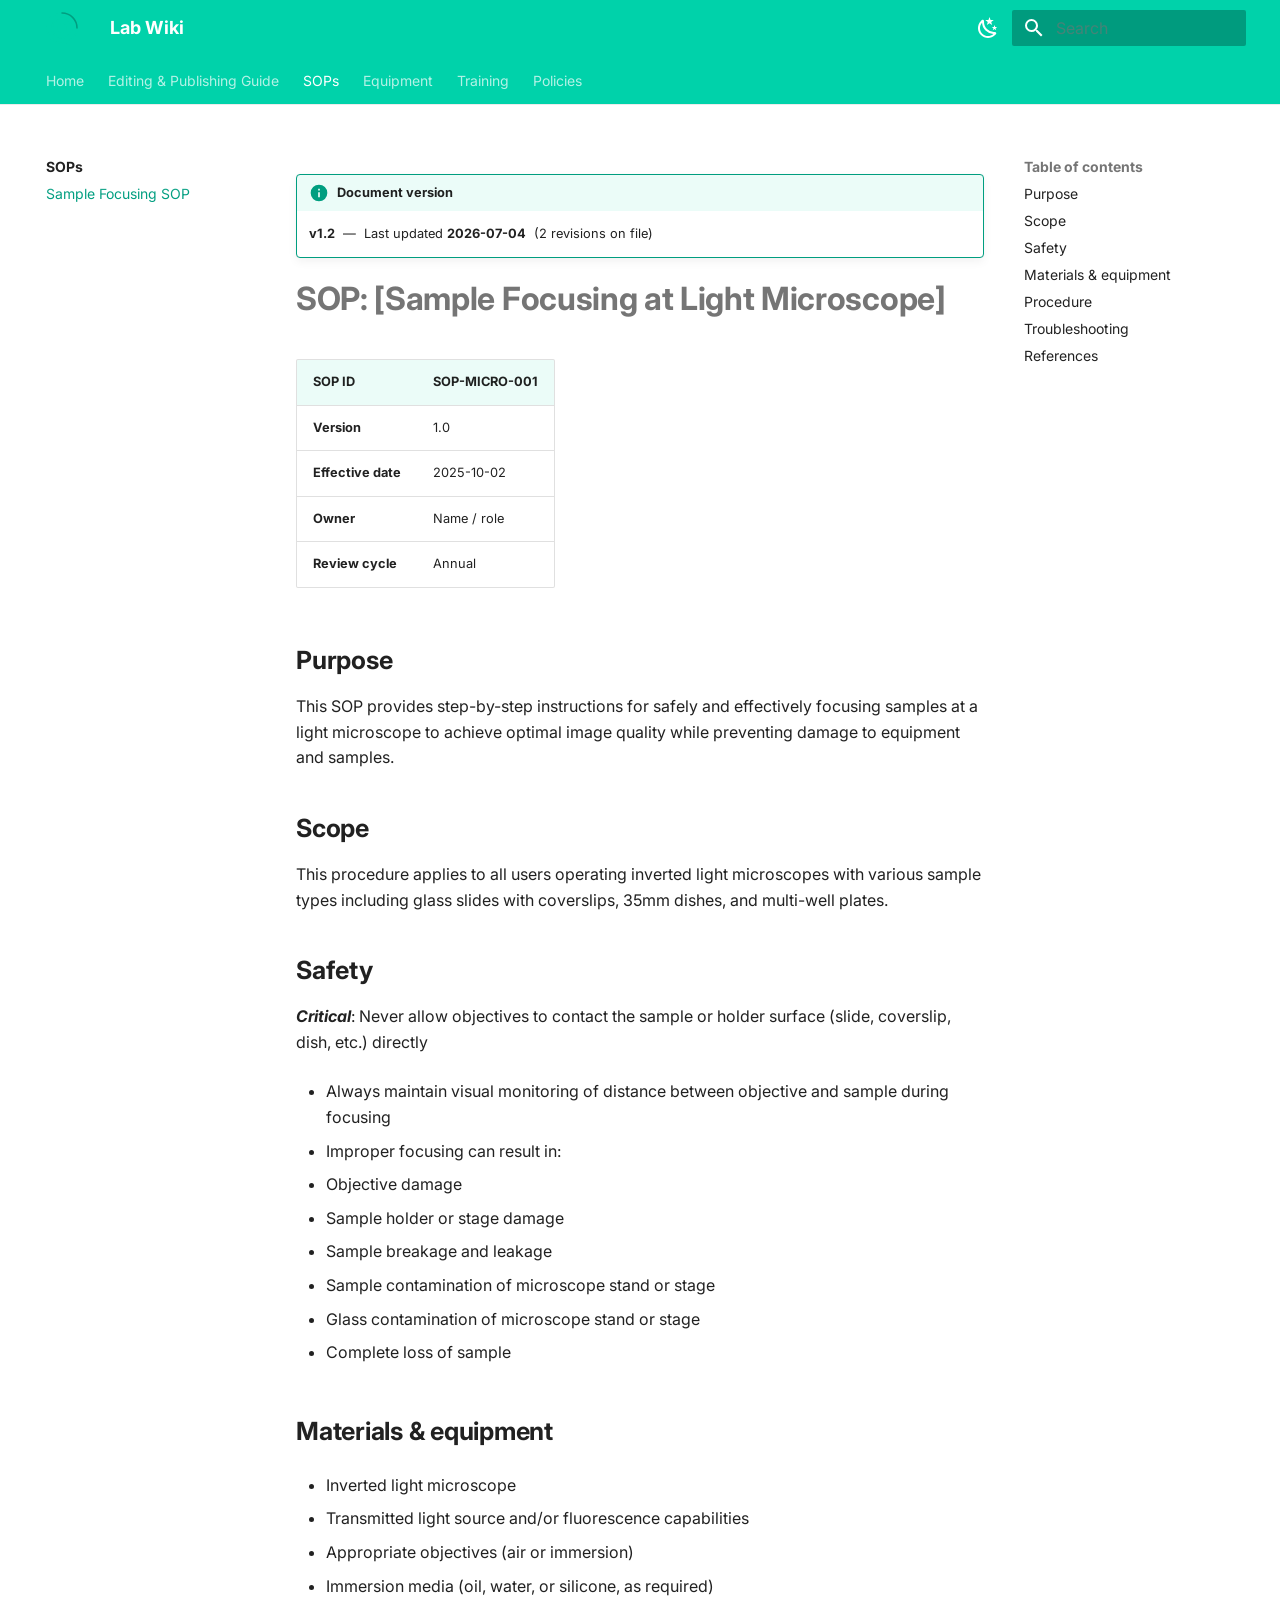
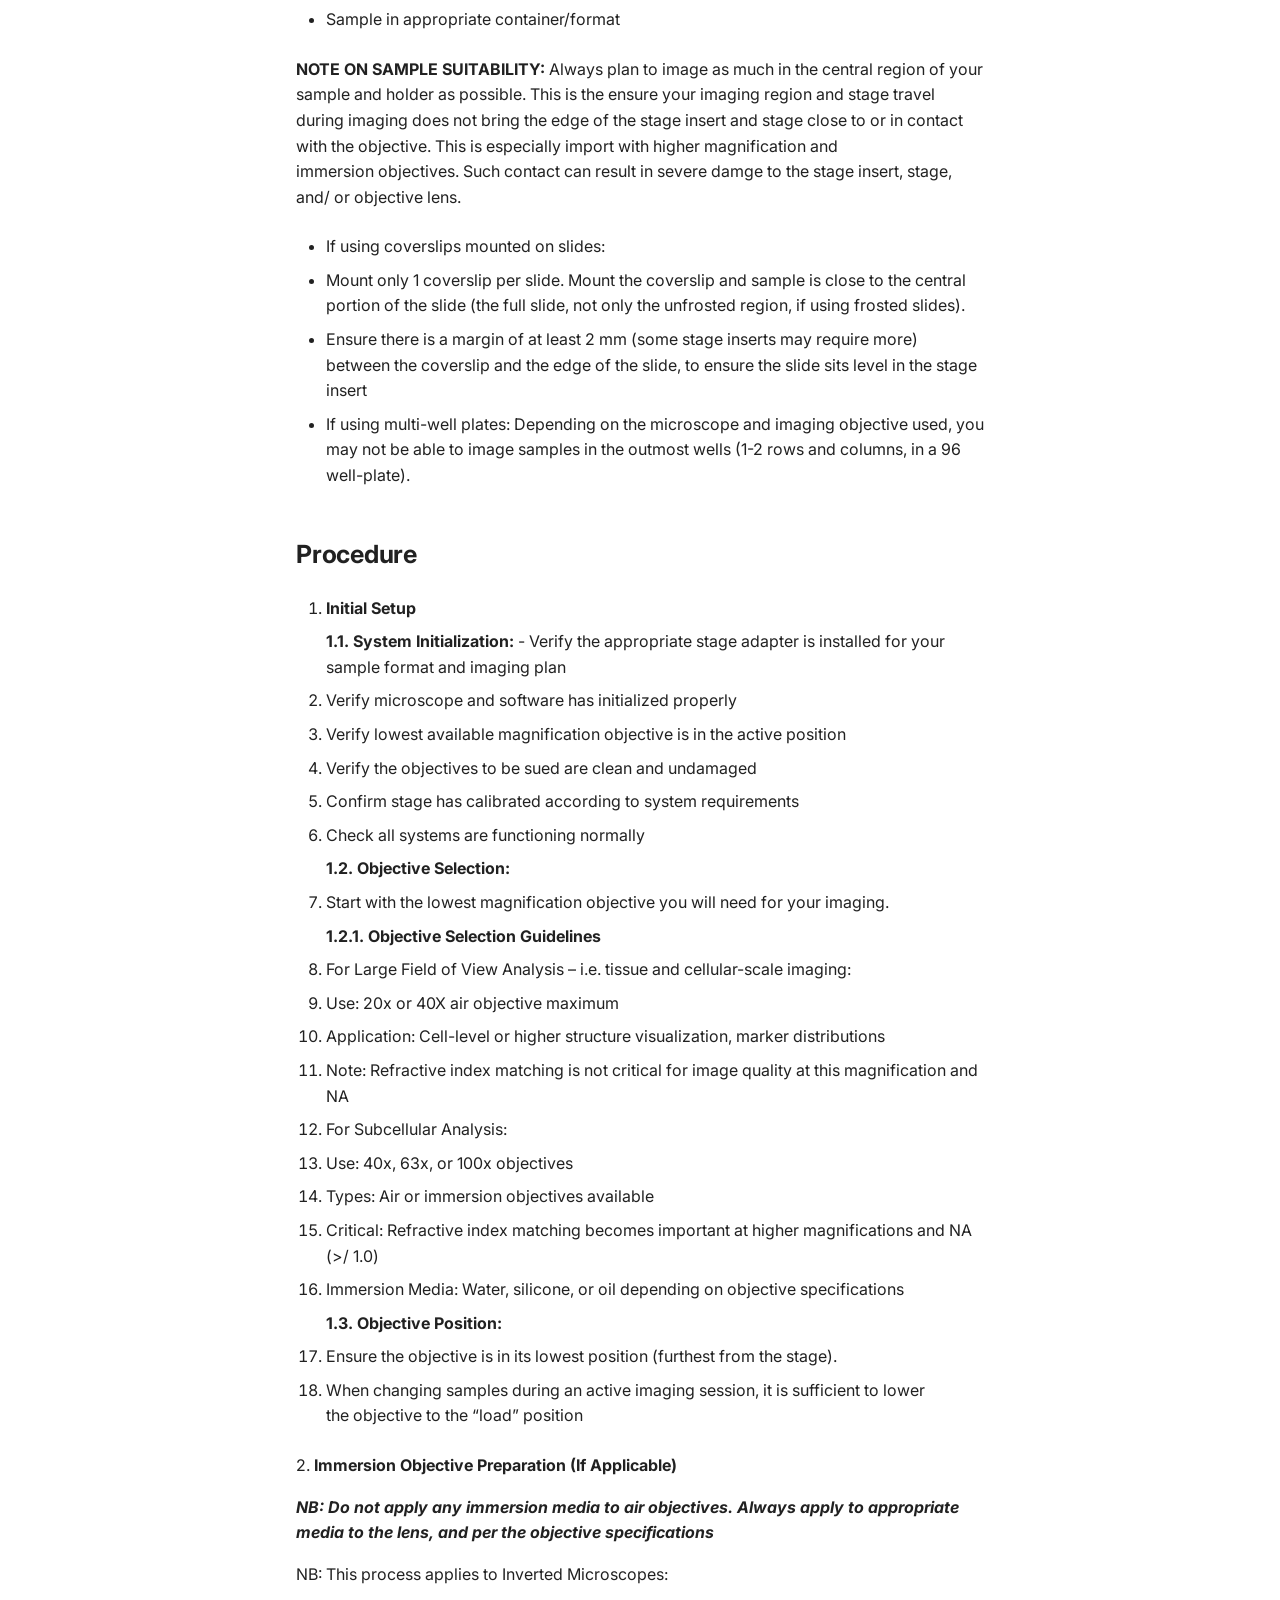
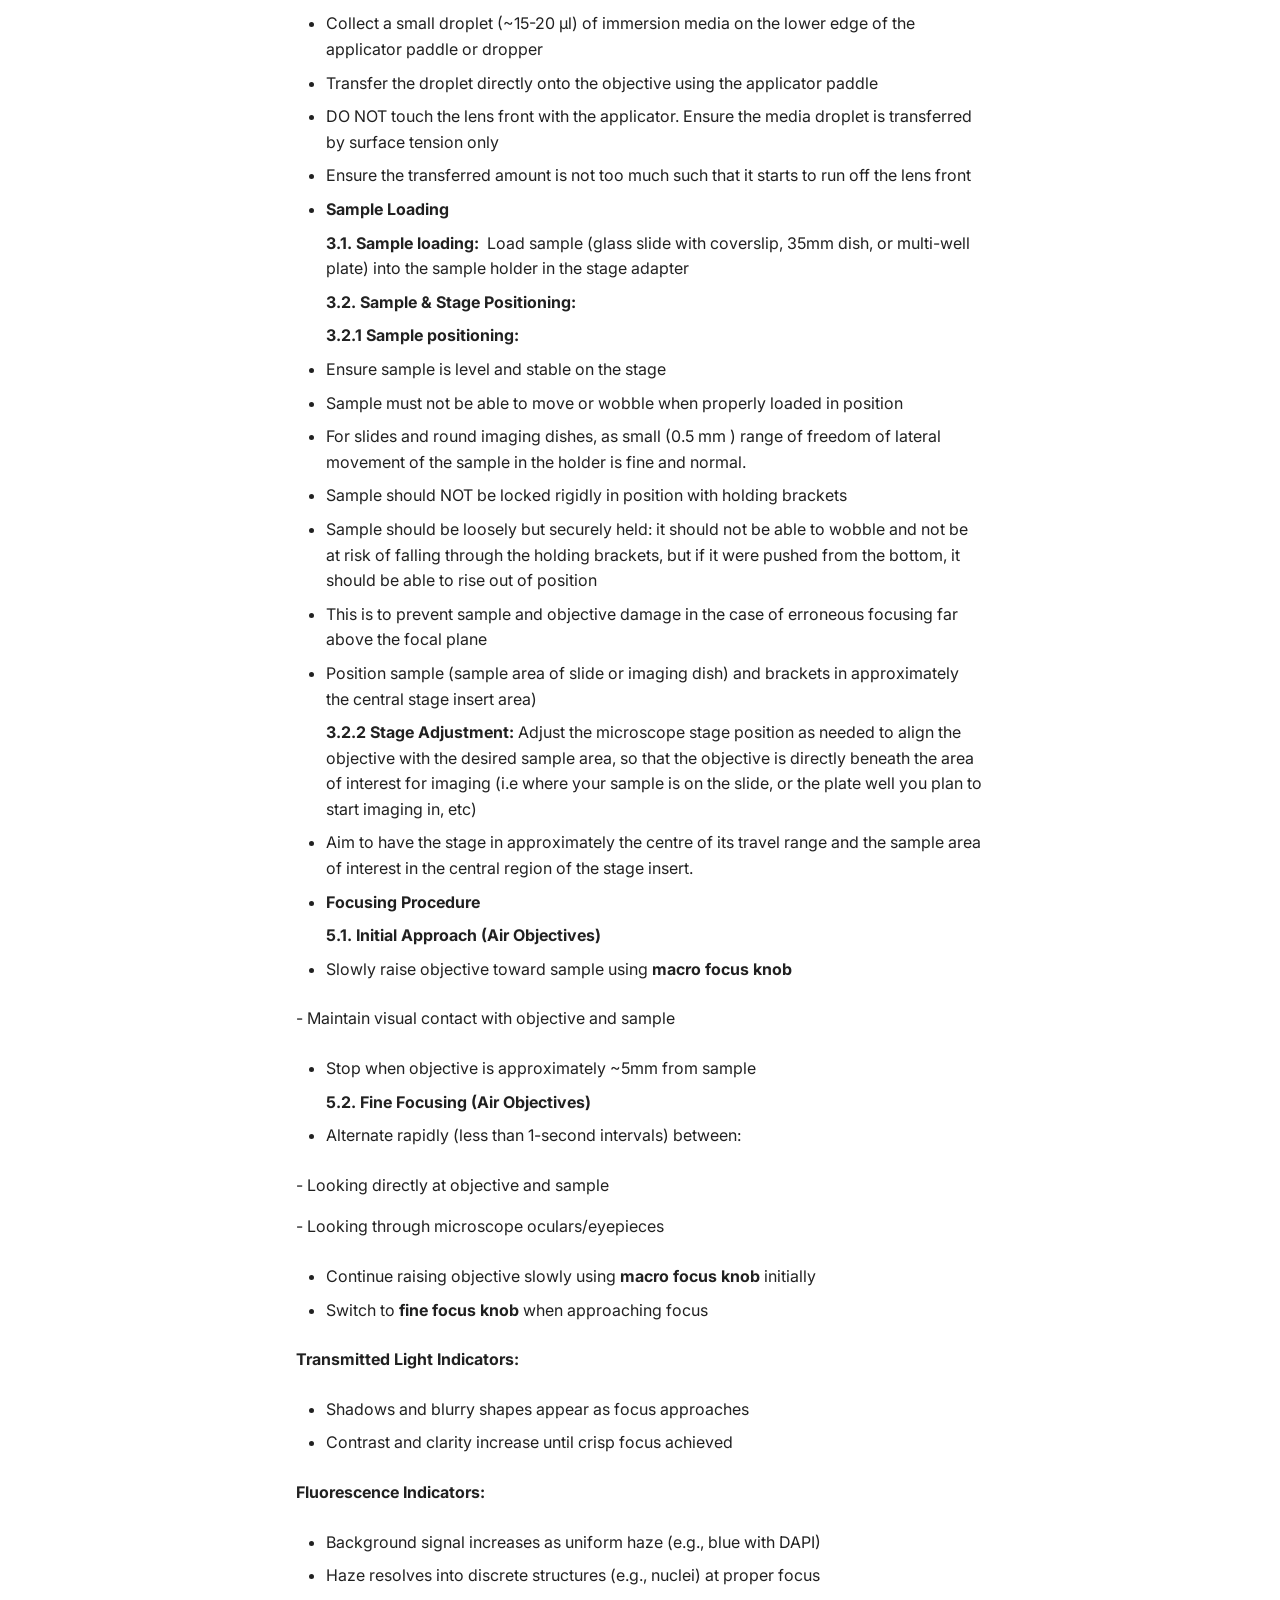
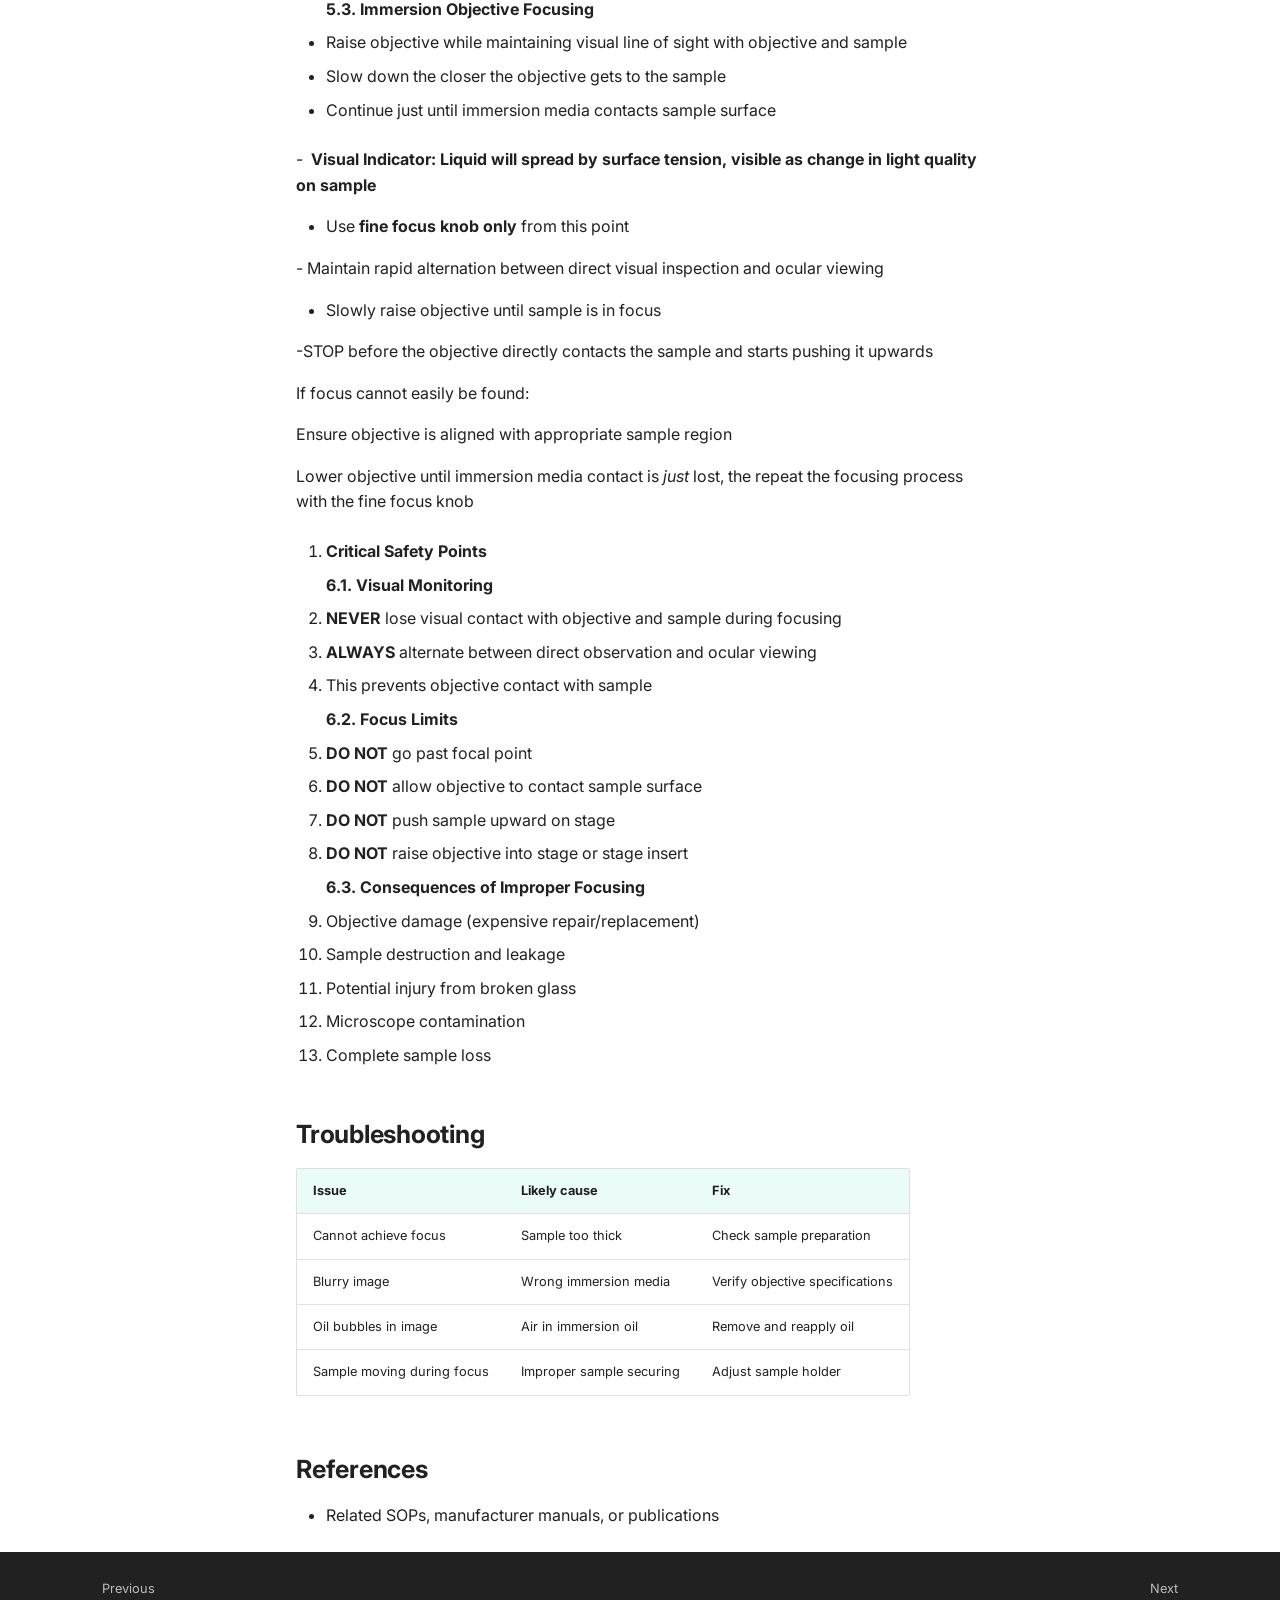
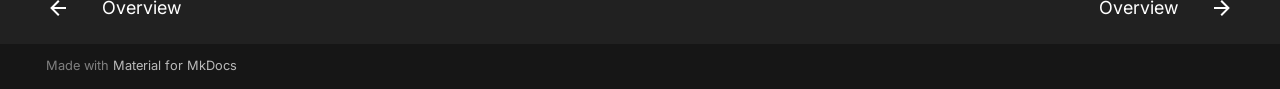
<file: sops/Sample-focusing-sop/index.html>
<!doctype html>
<html lang="en" class="no-js">
  <head>
    
      <meta charset="utf-8">
      <meta name="viewport" content="width=device-width,initial-scale=1">
      
        <meta name="description" content="SOPs, equipment guides, training materials, and policies">
      
      
      
        <link rel="canonical" href="https://idmmicroscopy.github.io/lab-wiki/sops/Sample-focusing-sop/">
      
      
        <link rel="prev" href="../">
      
      
        <link rel="next" href="../../equipment/">
      
      
        
      
      
      <link rel="icon" href="../../assets/favicon.svg">
      <meta name="generator" content="mkdocs-1.6.1, mkdocs-material-9.7.6">
    
    
      
        <title>Sample Focusing SOP - Lab Wiki</title>
      
    
    
      <link rel="stylesheet" href="../../assets/stylesheets/main.484c7ddc.min.css">
      
        
        <link rel="stylesheet" href="../../assets/stylesheets/palette.ab4e12ef.min.css">
      
      


    
    
      
    
    
      
        
        
        <link rel="preconnect" href="https://fonts.gstatic.com" crossorigin>
        <link rel="stylesheet" href="https://fonts.googleapis.com/css?family=Inter:300,300i,400,400i,700,700i%7CRoboto+Mono:400,400i,700,700i&display=fallback">
        <style>:root{--md-text-font:"Inter";--md-code-font:"Roboto Mono"}</style>
      
    
    
      <link rel="stylesheet" href="../../stylesheets/extra.css">
    
    <script>__md_scope=new URL("../..",location),__md_hash=e=>[...e].reduce(((e,_)=>(e<<5)-e+_.charCodeAt(0)),0),__md_get=(e,_=localStorage,t=__md_scope)=>JSON.parse(_.getItem(t.pathname+"."+e)),__md_set=(e,_,t=localStorage,a=__md_scope)=>{try{t.setItem(a.pathname+"."+e,JSON.stringify(_))}catch(e){}}</script>
    
      

    
    
  </head>
  
  
    
    
      
    
    
    
    
    <body dir="ltr" data-md-color-scheme="default" data-md-color-primary="teal" data-md-color-accent="teal">
  
    
    <input class="md-toggle" data-md-toggle="drawer" type="checkbox" id="__drawer" autocomplete="off">
    <input class="md-toggle" data-md-toggle="search" type="checkbox" id="__search" autocomplete="off">
    <label class="md-overlay" for="__drawer"></label>
    <div data-md-component="skip">
      
        
        <a href="#sop-sample-focusing-at-light-microscope" class="md-skip">
          Skip to content
        </a>
      
    </div>
    <div data-md-component="announce">
      
    </div>
    
    
      

  

<header class="md-header md-header--shadow md-header--lifted" data-md-component="header">
  <nav class="md-header__inner md-grid" aria-label="Header">
    <a href="../.." title="Lab Wiki" class="md-header__button md-logo" aria-label="Lab Wiki" data-md-component="logo">
      
  <img src="../../assets/logo-placeholder.svg" alt="logo">

    </a>
    <label class="md-header__button md-icon" for="__drawer">
      
      <svg xmlns="http://www.w3.org/2000/svg" viewBox="0 0 24 24"><path d="M3 6h18v2H3zm0 5h18v2H3zm0 5h18v2H3z"/></svg>
    </label>
    <div class="md-header__title" data-md-component="header-title">
      <div class="md-header__ellipsis">
        <div class="md-header__topic">
          <span class="md-ellipsis">
            Lab Wiki
          </span>
        </div>
        <div class="md-header__topic" data-md-component="header-topic">
          <span class="md-ellipsis">
            
              Sample Focusing SOP
            
          </span>
        </div>
      </div>
    </div>
    
      
        <form class="md-header__option" data-md-component="palette">
  
    
    
    
    <input class="md-option" data-md-color-media="" data-md-color-scheme="default" data-md-color-primary="teal" data-md-color-accent="teal"  aria-label="Switch to dark mode"  type="radio" name="__palette" id="__palette_0">
    
      <label class="md-header__button md-icon" title="Switch to dark mode" for="__palette_1" hidden>
        <svg xmlns="http://www.w3.org/2000/svg" viewBox="0 0 24 24"><path d="m17.75 4.09-2.53 1.94.91 3.06-2.63-1.81-2.63 1.81.91-3.06-2.53-1.94L12.44 4l1.06-3 1.06 3zm3.5 6.91-1.64 1.25.59 1.98-1.7-1.17-1.7 1.17.59-1.98L15.75 11l2.06-.05L18.5 9l.69 1.95zm-2.28 4.95c.83-.08 1.72 1.1 1.19 1.85-.32.45-.66.87-1.08 1.27C15.17 23 8.84 23 4.94 19.07c-3.91-3.9-3.91-10.24 0-14.14.4-.4.82-.76 1.27-1.08.75-.53 1.93.36 1.85 1.19-.27 2.86.69 5.83 2.89 8.02a9.96 9.96 0 0 0 8.02 2.89m-1.64 2.02a12.08 12.08 0 0 1-7.8-3.47c-2.17-2.19-3.33-5-3.49-7.82-2.81 3.14-2.7 7.96.31 10.98 3.02 3.01 7.84 3.12 10.98.31"/></svg>
      </label>
    
  
    
    
    
    <input class="md-option" data-md-color-media="" data-md-color-scheme="slate" data-md-color-primary="teal" data-md-color-accent="teal"  aria-label="Switch to light mode"  type="radio" name="__palette" id="__palette_1">
    
      <label class="md-header__button md-icon" title="Switch to light mode" for="__palette_0" hidden>
        <svg xmlns="http://www.w3.org/2000/svg" viewBox="0 0 24 24"><path d="M12 7a5 5 0 0 1 5 5 5 5 0 0 1-5 5 5 5 0 0 1-5-5 5 5 0 0 1 5-5m0 2a3 3 0 0 0-3 3 3 3 0 0 0 3 3 3 3 0 0 0 3-3 3 3 0 0 0-3-3m0-7 2.39 3.42C13.65 5.15 12.84 5 12 5s-1.65.15-2.39.42zM3.34 7l4.16-.35A7.2 7.2 0 0 0 5.94 8.5c-.44.74-.69 1.5-.83 2.29zm.02 10 1.76-3.77a7.131 7.131 0 0 0 2.38 4.14zM20.65 7l-1.77 3.79a7.02 7.02 0 0 0-2.38-4.15zm-.01 10-4.14.36c.59-.51 1.12-1.14 1.54-1.86.42-.73.69-1.5.83-2.29zM12 22l-2.41-3.44c.74.27 1.55.44 2.41.44.82 0 1.63-.17 2.37-.44z"/></svg>
      </label>
    
  
</form>
      
    
    
      <script>var palette=__md_get("__palette");if(palette&&palette.color){if("(prefers-color-scheme)"===palette.color.media){var media=matchMedia("(prefers-color-scheme: light)"),input=document.querySelector(media.matches?"[data-md-color-media='(prefers-color-scheme: light)']":"[data-md-color-media='(prefers-color-scheme: dark)']");palette.color.media=input.getAttribute("data-md-color-media"),palette.color.scheme=input.getAttribute("data-md-color-scheme"),palette.color.primary=input.getAttribute("data-md-color-primary"),palette.color.accent=input.getAttribute("data-md-color-accent")}for(var[key,value]of Object.entries(palette.color))document.body.setAttribute("data-md-color-"+key,value)}</script>
    
    
    
      
      
        <label class="md-header__button md-icon" for="__search">
          
          <svg xmlns="http://www.w3.org/2000/svg" viewBox="0 0 24 24"><path d="M9.5 3A6.5 6.5 0 0 1 16 9.5c0 1.61-.59 3.09-1.56 4.23l.27.27h.79l5 5-1.5 1.5-5-5v-.79l-.27-.27A6.52 6.52 0 0 1 9.5 16 6.5 6.5 0 0 1 3 9.5 6.5 6.5 0 0 1 9.5 3m0 2C7 5 5 7 5 9.5S7 14 9.5 14 14 12 14 9.5 12 5 9.5 5"/></svg>
        </label>
        <div class="md-search" data-md-component="search" role="dialog">
  <label class="md-search__overlay" for="__search"></label>
  <div class="md-search__inner" role="search">
    <form class="md-search__form" name="search">
      <input type="text" class="md-search__input" name="query" aria-label="Search" placeholder="Search" autocapitalize="off" autocorrect="off" autocomplete="off" spellcheck="false" data-md-component="search-query" required>
      <label class="md-search__icon md-icon" for="__search">
        
        <svg xmlns="http://www.w3.org/2000/svg" viewBox="0 0 24 24"><path d="M9.5 3A6.5 6.5 0 0 1 16 9.5c0 1.61-.59 3.09-1.56 4.23l.27.27h.79l5 5-1.5 1.5-5-5v-.79l-.27-.27A6.52 6.52 0 0 1 9.5 16 6.5 6.5 0 0 1 3 9.5 6.5 6.5 0 0 1 9.5 3m0 2C7 5 5 7 5 9.5S7 14 9.5 14 14 12 14 9.5 12 5 9.5 5"/></svg>
        
        <svg xmlns="http://www.w3.org/2000/svg" viewBox="0 0 24 24"><path d="M20 11v2H8l5.5 5.5-1.42 1.42L4.16 12l7.92-7.92L13.5 5.5 8 11z"/></svg>
      </label>
      <nav class="md-search__options" aria-label="Search">
        
        <button type="reset" class="md-search__icon md-icon" title="Clear" aria-label="Clear" tabindex="-1">
          
          <svg xmlns="http://www.w3.org/2000/svg" viewBox="0 0 24 24"><path d="M19 6.41 17.59 5 12 10.59 6.41 5 5 6.41 10.59 12 5 17.59 6.41 19 12 13.41 17.59 19 19 17.59 13.41 12z"/></svg>
        </button>
      </nav>
      
        <div class="md-search__suggest" data-md-component="search-suggest"></div>
      
    </form>
    <div class="md-search__output">
      <div class="md-search__scrollwrap" tabindex="0" data-md-scrollfix>
        <div class="md-search-result" data-md-component="search-result">
          <div class="md-search-result__meta">
            Initializing search
          </div>
          <ol class="md-search-result__list" role="presentation"></ol>
        </div>
      </div>
    </div>
  </div>
</div>
      
    
    
  </nav>
  
    
      
<nav class="md-tabs" aria-label="Tabs" data-md-component="tabs">
  <div class="md-grid">
    <ul class="md-tabs__list">
      
        
  
  
  
  
    <li class="md-tabs__item">
      <a href="../.." class="md-tabs__link">
        
  
  
    
  
  Home

      </a>
    </li>
  

      
        
  
  
  
  
    <li class="md-tabs__item">
      <a href="../../editing-guide/" class="md-tabs__link">
        
  
  
    
  
  Editing & Publishing Guide

      </a>
    </li>
  

      
        
  
  
  
    
  
  
    
    
      <li class="md-tabs__item md-tabs__item--active">
        <a href="../" class="md-tabs__link">
          
  
  
    
  
  SOPs

        </a>
      </li>
    
  

      
        
  
  
  
  
    
    
      <li class="md-tabs__item">
        <a href="../../equipment/" class="md-tabs__link">
          
  
  
    
  
  Equipment

        </a>
      </li>
    
  

      
        
  
  
  
  
    
    
      <li class="md-tabs__item">
        <a href="../../training/" class="md-tabs__link">
          
  
  
    
  
  Training

        </a>
      </li>
    
  

      
        
  
  
  
  
    
    
      <li class="md-tabs__item">
        <a href="../../policies/" class="md-tabs__link">
          
  
  
    
  
  Policies

        </a>
      </li>
    
  

      
    </ul>
  </div>
</nav>
    
  
</header>
    
    <div class="md-container" data-md-component="container">
      
      
        
      
      <main class="md-main" data-md-component="main">
        <div class="md-main__inner md-grid">
          
            
              
              <div class="md-sidebar md-sidebar--primary" data-md-component="sidebar" data-md-type="navigation" >
                <div class="md-sidebar__scrollwrap">
                  <div class="md-sidebar__inner">
                    


  


<nav class="md-nav md-nav--primary md-nav--lifted" aria-label="Navigation" data-md-level="0">
  <label class="md-nav__title" for="__drawer">
    <a href="../.." title="Lab Wiki" class="md-nav__button md-logo" aria-label="Lab Wiki" data-md-component="logo">
      
  <img src="../../assets/logo-placeholder.svg" alt="logo">

    </a>
    Lab Wiki
  </label>
  
  <ul class="md-nav__list" data-md-scrollfix>
    
      
      
  
  
  
  
    <li class="md-nav__item">
      <a href="../.." class="md-nav__link">
        
  
  
  <span class="md-ellipsis">
    
  
    Home
  

    
  </span>
  
  

      </a>
    </li>
  

    
      
      
  
  
  
  
    <li class="md-nav__item">
      <a href="../../editing-guide/" class="md-nav__link">
        
  
  
  <span class="md-ellipsis">
    
  
    Editing & Publishing Guide
  

    
  </span>
  
  

      </a>
    </li>
  

    
      
      
  
  
    
  
  
  
    
    
      
        
          
        
      
        
      
    
    
    
      
        
        
      
      
        
      
    
    
    <li class="md-nav__item md-nav__item--active md-nav__item--section md-nav__item--nested">
      
        
        
        <input class="md-nav__toggle md-toggle " type="checkbox" id="__nav_3" checked>
        
          
          <div class="md-nav__link md-nav__container">
            <a href="../" class="md-nav__link ">
              
  
  
  <span class="md-ellipsis">
    
  
    SOPs
  

    
  </span>
  
  

            </a>
            
              
              <label class="md-nav__link " for="__nav_3" id="__nav_3_label" tabindex="">
                <span class="md-nav__icon md-icon"></span>
              </label>
            
          </div>
        
        <nav class="md-nav" data-md-level="1" aria-labelledby="__nav_3_label" aria-expanded="true">
          <label class="md-nav__title" for="__nav_3">
            <span class="md-nav__icon md-icon"></span>
            
  
    SOPs
  

          </label>
          <ul class="md-nav__list" data-md-scrollfix>
            
              
            
              
                
  
  
    
  
  
  
    <li class="md-nav__item md-nav__item--active">
      
      <input class="md-nav__toggle md-toggle" type="checkbox" id="__toc">
      
      
        
      
      
        <label class="md-nav__link md-nav__link--active" for="__toc">
          
  
  
  <span class="md-ellipsis">
    
  
    Sample Focusing SOP
  

    
  </span>
  
  

          <span class="md-nav__icon md-icon"></span>
        </label>
      
      <a href="./" class="md-nav__link md-nav__link--active">
        
  
  
  <span class="md-ellipsis">
    
  
    Sample Focusing SOP
  

    
  </span>
  
  

      </a>
      
        

<nav class="md-nav md-nav--secondary" aria-label="Table of contents">
  
  
  
    
  
  
    <label class="md-nav__title" for="__toc">
      <span class="md-nav__icon md-icon"></span>
      Table of contents
    </label>
    <ul class="md-nav__list" data-md-component="toc" data-md-scrollfix>
      
        <li class="md-nav__item">
  <a href="#purpose" class="md-nav__link">
    <span class="md-ellipsis">
      
        Purpose
      
    </span>
  </a>
  
</li>
      
        <li class="md-nav__item">
  <a href="#scope" class="md-nav__link">
    <span class="md-ellipsis">
      
        Scope
      
    </span>
  </a>
  
</li>
      
        <li class="md-nav__item">
  <a href="#safety" class="md-nav__link">
    <span class="md-ellipsis">
      
        Safety
      
    </span>
  </a>
  
</li>
      
        <li class="md-nav__item">
  <a href="#materials-equipment" class="md-nav__link">
    <span class="md-ellipsis">
      
        Materials &amp; equipment
      
    </span>
  </a>
  
</li>
      
        <li class="md-nav__item">
  <a href="#procedure" class="md-nav__link">
    <span class="md-ellipsis">
      
        Procedure
      
    </span>
  </a>
  
</li>
      
        <li class="md-nav__item">
  <a href="#troubleshooting" class="md-nav__link">
    <span class="md-ellipsis">
      
        Troubleshooting
      
    </span>
  </a>
  
</li>
      
        <li class="md-nav__item">
  <a href="#references" class="md-nav__link">
    <span class="md-ellipsis">
      
        References
      
    </span>
  </a>
  
</li>
      
    </ul>
  
</nav>
      
    </li>
  

              
            
          </ul>
        </nav>
      
    </li>
  

    
      
      
  
  
  
  
    
    
      
        
          
        
      
    
    
    
      
      
        
      
    
    
    <li class="md-nav__item md-nav__item--nested">
      
        
        
        <input class="md-nav__toggle md-toggle " type="checkbox" id="__nav_4" >
        
          
          <div class="md-nav__link md-nav__container">
            <a href="../../equipment/" class="md-nav__link ">
              
  
  
  <span class="md-ellipsis">
    
  
    Equipment
  

    
  </span>
  
  

            </a>
            
          </div>
        
        <nav class="md-nav" data-md-level="1" aria-labelledby="__nav_4_label" aria-expanded="false">
          <label class="md-nav__title" for="__nav_4">
            <span class="md-nav__icon md-icon"></span>
            
  
    Equipment
  

          </label>
          <ul class="md-nav__list" data-md-scrollfix>
            
              
            
          </ul>
        </nav>
      
    </li>
  

    
      
      
  
  
  
  
    
    
      
        
          
        
      
    
    
    
      
      
        
      
    
    
    <li class="md-nav__item md-nav__item--nested">
      
        
        
        <input class="md-nav__toggle md-toggle " type="checkbox" id="__nav_5" >
        
          
          <div class="md-nav__link md-nav__container">
            <a href="../../training/" class="md-nav__link ">
              
  
  
  <span class="md-ellipsis">
    
  
    Training
  

    
  </span>
  
  

            </a>
            
          </div>
        
        <nav class="md-nav" data-md-level="1" aria-labelledby="__nav_5_label" aria-expanded="false">
          <label class="md-nav__title" for="__nav_5">
            <span class="md-nav__icon md-icon"></span>
            
  
    Training
  

          </label>
          <ul class="md-nav__list" data-md-scrollfix>
            
              
            
          </ul>
        </nav>
      
    </li>
  

    
      
      
  
  
  
  
    
    
      
        
          
        
      
        
      
    
    
    
      
      
        
      
    
    
    <li class="md-nav__item md-nav__item--nested">
      
        
        
        <input class="md-nav__toggle md-toggle " type="checkbox" id="__nav_6" >
        
          
          <div class="md-nav__link md-nav__container">
            <a href="../../policies/" class="md-nav__link ">
              
  
  
  <span class="md-ellipsis">
    
  
    Policies
  

    
  </span>
  
  

            </a>
            
              
              <label class="md-nav__link " for="__nav_6" id="__nav_6_label" tabindex="0">
                <span class="md-nav__icon md-icon"></span>
              </label>
            
          </div>
        
        <nav class="md-nav" data-md-level="1" aria-labelledby="__nav_6_label" aria-expanded="false">
          <label class="md-nav__title" for="__nav_6">
            <span class="md-nav__icon md-icon"></span>
            
  
    Policies
  

          </label>
          <ul class="md-nav__list" data-md-scrollfix>
            
              
            
              
                
  
  
  
  
    <li class="md-nav__item">
      <a href="../../policies/access-and-use-policy.md" class="md-nav__link">
        
  
  
  <span class="md-ellipsis">
    
  
    Access & Use Policy
  

    
  </span>
  
  

      </a>
    </li>
  

              
            
          </ul>
        </nav>
      
    </li>
  

    
  </ul>
</nav>
                  </div>
                </div>
              </div>
            
            
              
              <div class="md-sidebar md-sidebar--secondary" data-md-component="sidebar" data-md-type="toc" >
                <div class="md-sidebar__scrollwrap">
                  <div class="md-sidebar__inner">
                    

<nav class="md-nav md-nav--secondary" aria-label="Table of contents">
  
  
  
    
  
  
    <label class="md-nav__title" for="__toc">
      <span class="md-nav__icon md-icon"></span>
      Table of contents
    </label>
    <ul class="md-nav__list" data-md-component="toc" data-md-scrollfix>
      
        <li class="md-nav__item">
  <a href="#purpose" class="md-nav__link">
    <span class="md-ellipsis">
      
        Purpose
      
    </span>
  </a>
  
</li>
      
        <li class="md-nav__item">
  <a href="#scope" class="md-nav__link">
    <span class="md-ellipsis">
      
        Scope
      
    </span>
  </a>
  
</li>
      
        <li class="md-nav__item">
  <a href="#safety" class="md-nav__link">
    <span class="md-ellipsis">
      
        Safety
      
    </span>
  </a>
  
</li>
      
        <li class="md-nav__item">
  <a href="#materials-equipment" class="md-nav__link">
    <span class="md-ellipsis">
      
        Materials &amp; equipment
      
    </span>
  </a>
  
</li>
      
        <li class="md-nav__item">
  <a href="#procedure" class="md-nav__link">
    <span class="md-ellipsis">
      
        Procedure
      
    </span>
  </a>
  
</li>
      
        <li class="md-nav__item">
  <a href="#troubleshooting" class="md-nav__link">
    <span class="md-ellipsis">
      
        Troubleshooting
      
    </span>
  </a>
  
</li>
      
        <li class="md-nav__item">
  <a href="#references" class="md-nav__link">
    <span class="md-ellipsis">
      
        References
      
    </span>
  </a>
  
</li>
      
    </ul>
  
</nav>
                  </div>
                </div>
              </div>
            
          
          
            <div class="md-content" data-md-component="content">
              
              <article class="md-content__inner md-typeset">
                
                  



<div class="admonition info">
<p class="admonition-title">Document version</p>
<p><strong>v1.2</strong> &nbsp;—&nbsp; Last updated <strong>2026-07-04</strong> &nbsp;(2 revisions on file)</p>
</div>
<h1 id="sop-sample-focusing-at-light-microscope"><strong>SOP: [Sample Focusing at Light Microscope]</strong><a class="headerlink" href="#sop-sample-focusing-at-light-microscope" title="Permanent link">&para;</a></h1>
<table>
<thead>
<tr>
<th><strong>SOP ID</strong></th>
<th>SOP-MICRO-001</th>
</tr>
</thead>
<tbody>
<tr>
<td><strong>Version</strong></td>
<td>1.0</td>
</tr>
<tr>
<td><strong>Effective date</strong></td>
<td>2025-10-02</td>
</tr>
<tr>
<td><strong>Owner</strong></td>
<td>Name / role</td>
</tr>
<tr>
<td><strong>Review cycle</strong></td>
<td>Annual</td>
</tr>
</tbody>
</table>
<h2 id="purpose"><strong>Purpose</strong><a class="headerlink" href="#purpose" title="Permanent link">&para;</a></h2>
<p>This SOP provides step-by-step instructions for safely and effectively focusing samples at a light microscope to achieve optimal image quality while preventing damage to equipment and samples.</p>
<h2 id="scope"><strong>Scope</strong><a class="headerlink" href="#scope" title="Permanent link">&para;</a></h2>
<p>This procedure applies to all users operating inverted light microscopes with various sample types including glass slides with coverslips, 35mm dishes, and multi-well plates.</p>
<h2 id="safety"><strong>Safety</strong><a class="headerlink" href="#safety" title="Permanent link">&para;</a></h2>
<p><strong><em>Critical</em></strong>: Never allow objectives to contact the sample or holder surface (slide, coverslip, dish, etc.) directly </p>
<ul>
<li>
<p>Always maintain visual monitoring of distance between objective and sample during focusing </p>
</li>
<li>
<p>Improper focusing can result in: </p>
</li>
<li>
<p>Objective damage </p>
</li>
<li>
<p>Sample holder or stage damage </p>
</li>
<li>
<p>Sample breakage and leakage </p>
</li>
<li>
<p>Sample contamination of microscope stand or stage </p>
</li>
<li>
<p>Glass contamination of microscope stand or stage </p>
</li>
<li>
<p>Complete loss of sample</p>
</li>
</ul>
<h2 id="materials-equipment"><strong>Materials &amp; equipment</strong><a class="headerlink" href="#materials-equipment" title="Permanent link">&para;</a></h2>
<ul>
<li>
<p>Inverted light microscope </p>
</li>
<li>
<p>Transmitted light source and/or fluorescence capabilities </p>
</li>
<li>
<p>Appropriate objectives (air or immersion) </p>
</li>
<li>
<p>Immersion media (oil, water, or silicone, as required) </p>
</li>
<li>
<p>Sample in appropriate container/format </p>
</li>
</ul>
<p><strong>NOTE ON SAMPLE SUITABILITY:</strong> Always plan to image as much in the central region of your sample and holder as possible. This is the ensure your imaging region and stage travel during imaging does not bring the edge of the stage insert and stage close to or in contact with the objective. This is especially import with higher magnification and immersion objectives. Such contact can result in severe damge to the stage insert, stage, and/ or objective lens. </p>
<ul>
<li>
<p>If using coverslips mounted on slides:  </p>
</li>
<li>
<p>Mount only 1 coverslip per slide. Mount the coverslip and sample is close to the central portion of the slide (the full slide, not only the unfrosted region, if using frosted slides).  </p>
</li>
<li>
<p>Ensure there is a margin of at least 2 mm (some stage inserts may require more) between the coverslip and the edge of the slide, to ensure the slide sits level in the stage insert </p>
</li>
<li>
<p>If using multi-well plates: Depending on the microscope and imaging objective used, you may not be able to image samples in the outmost wells (1-2 rows and columns, in a 96 well-plate).</p>
</li>
</ul>
<h2 id="procedure"><strong>Procedure</strong><a class="headerlink" href="#procedure" title="Permanent link">&para;</a></h2>
<ol>
<li>
<p><strong>Initial Setup</strong> </p>
<p><strong>1.1. System Initialization:</strong>
- Verify the appropriate stage adapter is installed for your sample format and imaging plan </p>
</li>
<li>
<p>Verify microscope and software has initialized properly </p>
</li>
<li>
<p>Verify lowest available magnification objective is in the active position </p>
</li>
<li>
<p>Verify the objectives to be sued are clean and undamaged </p>
</li>
<li>
<p>Confirm stage has calibrated according to system requirements </p>
</li>
<li>
<p>Check all systems are functioning normally </p>
<p><strong>1.2. Objective Selection:</strong> </p>
</li>
<li>
<p>Start with the lowest magnification objective you will need for your imaging. </p>
<p><strong>1.2.1. Objective Selection Guidelines</strong> </p>
</li>
<li>
<p>For Large Field of View Analysis – i.e. tissue and cellular-scale imaging: </p>
</li>
<li>
<p>Use: 20x or 40X air objective maximum </p>
</li>
<li>
<p>Application: Cell-level or higher structure visualization, marker distributions </p>
</li>
<li>
<p>Note: Refractive index matching is not critical for image quality at this magnification and NA </p>
</li>
<li>
<p>For Subcellular Analysis: </p>
</li>
<li>
<p>Use: 40x, 63x, or 100x objectives </p>
</li>
<li>
<p>Types: Air or immersion objectives available </p>
</li>
<li>
<p>Critical: Refractive index matching becomes important at higher magnifications and NA (&gt;/ 1.0) </p>
</li>
<li>
<p>Immersion Media: Water, silicone, or oil depending on objective specifications </p>
<p><strong>1.3. Objective Position:</strong> </p>
</li>
<li>
<p>Ensure the objective is in its lowest position (furthest from the stage).  </p>
</li>
<li>
<p>When changing samples during an active imaging session, it is sufficient to lower the objective to the “load” position </p>
</li>
</ol>
<p>2. <strong>Immersion Objective Preparation (If Applicable)</strong> </p>
<p><strong><em>NB: Do not apply any immersion media to air objectives. Always apply to appropriate media to the lens, and per the objective specifications</em></strong> </p>
<p>NB: This process applies to Inverted Microscopes: </p>
<ul>
<li>
<p>Collect a small droplet (~15-20 µl) of immersion media on the lower edge of the applicator paddle or dropper </p>
</li>
<li>
<p>Transfer the droplet directly onto the objective using the applicator paddle </p>
</li>
<li>
<p>DO NOT touch the lens front with the applicator. Ensure the media droplet is transferred by surface tension only </p>
</li>
<li>
<p>Ensure the transferred amount is not too much such that it starts to run off the lens front </p>
</li>
<li>
<p><strong>Sample Loading</strong> </p>
<p><strong>3.1. Sample loading:</strong> 
Load sample (glass slide with coverslip, 35mm dish, or multi-well plate) into the sample holder in the stage adapter </p>
<p><strong>3.2. Sample &amp; Stage Positioning:</strong> </p>
<p><strong>3.2.1 Sample positioning:</strong> </p>
</li>
<li>
<p>Ensure sample is level and stable on the stage </p>
</li>
<li>
<p>Sample must not be able to move or wobble when properly loaded in position </p>
</li>
<li>
<p>For slides and round imaging dishes, as small (0.5 mm ) range of freedom of lateral movement of the sample in the holder is fine and normal. </p>
</li>
<li>
<p>Sample should NOT be locked rigidly in position with holding brackets </p>
</li>
<li>
<p>Sample should be loosely but securely held: it should not be able to wobble and not be at risk of falling through the holding brackets, but if it were pushed from the bottom, it should be able to rise out of position </p>
</li>
<li>
<p>This is to prevent sample and objective damage in the case of erroneous focusing far above the focal plane </p>
</li>
<li>
<p>Position sample (sample area of slide or imaging dish) and brackets in approximately the central stage insert area) </p>
<p><strong>3.2.2 Stage Adjustment:</strong> 
Adjust the microscope stage position as needed to align the objective with the desired sample area, so that the objective is directly beneath the area of interest for imaging (i.e where your sample is on the slide, or the plate well you plan to start imaging in, etc)  </p>
</li>
<li>
<p>Aim to have the stage in approximately the centre of its travel range and the sample area of interest in the central region of the stage insert. </p>
</li>
<li>
<p><strong>Focusing Procedure</strong> </p>
<p><strong>5.1. Initial Approach (Air Objectives)</strong> </p>
</li>
<li>
<p>Slowly raise objective toward sample using <strong>macro focus knob</strong> </p>
</li>
</ul>
<p>- Maintain visual contact with objective and sample </p>
<ul>
<li>
<p>Stop when objective is approximately ~5mm from sample </p>
<p><strong>5.2. Fine Focusing (Air Objectives)</strong> </p>
</li>
<li>
<p>Alternate rapidly (less than 1-second intervals) between: </p>
</li>
</ul>
<p>- Looking directly at objective and sample </p>
<p>- Looking through microscope oculars/eyepieces </p>
<ul>
<li>
<p>Continue raising objective slowly using <strong>macro focus knob</strong> initially </p>
</li>
<li>
<p>Switch to <strong>fine focus knob</strong> when approaching focus </p>
</li>
</ul>
<p><strong>Transmitted Light Indicators:</strong> </p>
<ul>
<li>
<p>Shadows and blurry shapes appear as focus approaches </p>
</li>
<li>
<p>Contrast and clarity increase until crisp focus achieved </p>
</li>
</ul>
<p><strong>Fluorescence Indicators:</strong> </p>
<ul>
<li>
<p>Background signal increases as uniform haze (e.g., blue with DAPI) </p>
</li>
<li>
<p>Haze resolves into discrete structures (e.g., nuclei) at proper focus </p>
<p><strong>5.3. Immersion Objective Focusing</strong> </p>
</li>
<li>
<p>Raise objective while maintaining visual line of sight with objective and sample  </p>
</li>
<li>
<p>Slow down the closer the objective gets to the sample </p>
</li>
<li>
<p>Continue just until immersion media contacts sample surface </p>
</li>
</ul>
<p>-  <strong>Visual Indicator: Liquid will spread by surface tension, visible as change in light quality on sample</strong> </p>
<ul>
<li>Use <strong>fine focus knob only</strong> from this point </li>
</ul>
<p>- Maintain rapid alternation between direct visual inspection and ocular viewing </p>
<ul>
<li>Slowly raise objective until sample is in focus </li>
</ul>
<p>-STOP before the objective directly contacts the sample and starts pushing it upwards </p>
<p>If focus cannot easily be found: </p>
<p>Ensure objective is aligned with appropriate sample region </p>
<p>Lower objective until immersion media contact is <em>just</em> lost, the repeat the focusing process with the fine focus knob </p>
<ol>
<li>
<p><strong>Critical Safety Points</strong> </p>
<p><strong>6.1. Visual Monitoring</strong> </p>
</li>
<li>
<p><strong>NEVER</strong> lose visual contact with objective and sample during focusing </p>
</li>
<li>
<p><strong>ALWAYS</strong> alternate between direct observation and ocular viewing </p>
</li>
<li>
<p>This prevents objective contact with sample </p>
<p><strong>6.2. Focus Limits</strong> </p>
</li>
<li>
<p><strong>DO NOT</strong> go past focal point </p>
</li>
<li>
<p><strong>DO NOT</strong> allow objective to contact sample surface </p>
</li>
<li>
<p><strong>DO NOT</strong> push sample upward on stage </p>
</li>
<li>
<p><strong>DO NOT</strong> raise objective into stage or stage insert </p>
<p><strong>6.3. Consequences of Improper Focusing</strong> </p>
</li>
<li>
<p>Objective damage (expensive repair/replacement) </p>
</li>
<li>
<p>Sample destruction and leakage </p>
</li>
<li>
<p>Potential injury from broken glass </p>
</li>
<li>
<p>Microscope contamination </p>
</li>
<li>
<p>Complete sample loss</p>
</li>
</ol>
<h2 id="troubleshooting"><strong>Troubleshooting</strong><a class="headerlink" href="#troubleshooting" title="Permanent link">&para;</a></h2>
<table>
<thead>
<tr>
<th>Issue</th>
<th>Likely cause</th>
<th>Fix</th>
</tr>
</thead>
<tbody>
<tr>
<td>Cannot achieve focus</td>
<td>Sample too thick</td>
<td>Check sample preparation</td>
</tr>
<tr>
<td>Blurry image</td>
<td>Wrong immersion media</td>
<td>Verify objective specifications</td>
</tr>
<tr>
<td>Oil bubbles in image</td>
<td>Air in immersion oil</td>
<td>Remove and reapply oil</td>
</tr>
<tr>
<td>Sample moving during focus</td>
<td>Improper sample securing</td>
<td>Adjust sample holder</td>
</tr>
</tbody>
</table>
<h2 id="references"><strong>References</strong><a class="headerlink" href="#references" title="Permanent link">&para;</a></h2>
<ul>
<li>Related SOPs, manufacturer manuals, or publications</li>
</ul>












                
              </article>
            </div>
          
          
<script>var target=document.getElementById(location.hash.slice(1));target&&target.name&&(target.checked=target.name.startsWith("__tabbed_"))</script>
        </div>
        
          <button type="button" class="md-top md-icon" data-md-component="top" hidden>
  
  <svg xmlns="http://www.w3.org/2000/svg" viewBox="0 0 24 24"><path d="M13 20h-2V8l-5.5 5.5-1.42-1.42L12 4.16l7.92 7.92-1.42 1.42L13 8z"/></svg>
  Back to top
</button>
        
      </main>
      
        <footer class="md-footer">
  
    
      
      <nav class="md-footer__inner md-grid" aria-label="Footer" >
        
          
          <a href="../" class="md-footer__link md-footer__link--prev" aria-label="Previous: Overview">
            <div class="md-footer__button md-icon">
              
              <svg xmlns="http://www.w3.org/2000/svg" viewBox="0 0 24 24"><path d="M20 11v2H8l5.5 5.5-1.42 1.42L4.16 12l7.92-7.92L13.5 5.5 8 11z"/></svg>
            </div>
            <div class="md-footer__title">
              <span class="md-footer__direction">
                Previous
              </span>
              <div class="md-ellipsis">
                Overview
              </div>
            </div>
          </a>
        
        
          
          <a href="../../equipment/" class="md-footer__link md-footer__link--next" aria-label="Next: Overview">
            <div class="md-footer__title">
              <span class="md-footer__direction">
                Next
              </span>
              <div class="md-ellipsis">
                Overview
              </div>
            </div>
            <div class="md-footer__button md-icon">
              
              <svg xmlns="http://www.w3.org/2000/svg" viewBox="0 0 24 24"><path d="M4 11v2h12l-5.5 5.5 1.42 1.42L19.84 12l-7.92-7.92L10.5 5.5 16 11z"/></svg>
            </div>
          </a>
        
      </nav>
    
  
  <div class="md-footer-meta md-typeset">
    <div class="md-footer-meta__inner md-grid">
      <div class="md-copyright">
  
  
    Made with
    <a href="https://squidfunk.github.io/mkdocs-material/" target="_blank" rel="noopener">
      Material for MkDocs
    </a>
  
</div>
      
    </div>
  </div>
</footer>
      
    </div>
    <div class="md-dialog" data-md-component="dialog">
      <div class="md-dialog__inner md-typeset"></div>
    </div>
    
    
    
      
      
      <script id="__config" type="application/json">{"annotate": null, "base": "../..", "features": ["navigation.tabs", "navigation.tabs.sticky", "navigation.sections", "navigation.top", "navigation.indexes", "navigation.footer", "search.suggest", "search.highlight", "content.code.copy", "content.action.edit", "content.tooltips", "toc.follow"], "search": "../../assets/javascripts/workers/search.2c215733.min.js", "tags": null, "translations": {"clipboard.copied": "Copied to clipboard", "clipboard.copy": "Copy to clipboard", "search.result.more.one": "1 more on this page", "search.result.more.other": "# more on this page", "search.result.none": "No matching documents", "search.result.one": "1 matching document", "search.result.other": "# matching documents", "search.result.placeholder": "Type to start searching", "search.result.term.missing": "Missing", "select.version": "Select version"}, "version": null}</script>
    
    
      <script src="../../assets/javascripts/bundle.79ae519e.min.js"></script>
      
    
  </body>
</html>
</file>
<file: stylesheets/extra.css>
/* Facility brand overrides for MkDocs Material.
   Primary teal matches the facility Drupal site's academic accent (#00d2aa).
   Replace these hex values if the brand palette changes. */

:root, [data-md-color-scheme="default"] {
  --md-primary-fg-color: #00d2aa;
  --md-primary-fg-color--light: #4de0c4;
  --md-primary-fg-color--dark: #009e80;
  --md-accent-fg-color: #009e80;
  --md-accent-fg-color--transparent: #009e8022;
  --md-typeset-a-color: #009e80;
}

[data-md-color-scheme="slate"] {
  --md-primary-fg-color: #00d2aa;
  --md-primary-fg-color--light: #4de0c4;
  --md-primary-fg-color--dark: #007a63;
  --md-accent-fg-color: #4de0c4;
  --md-typeset-a-color: #4de0c4;
}

/* Slightly more formal / institutional header — logo gets room to breathe */
.md-header {
  box-shadow: 0 1px 0 0 rgba(0, 0, 0, 0.08);
}

.md-header__title {
  font-weight: 600;
}

/* Give the logo a touch more size in the header */
.md-header__button.md-logo img,
.md-header__button.md-logo svg {
  height: 1.6rem;
  width: 1.6rem;
}

/* Version/revision admonition (used for SOP version banners) reads calmer than a warning box */
.md-typeset .admonition.info,
.md-typeset details.info {
  border-color: var(--md-primary-fg-color--dark);
}
.md-typeset .info > .admonition-title,
.md-typeset .info > summary {
  background-color: #00d2aa14;
  border-color: var(--md-primary-fg-color--dark);
}
.md-typeset .info > .admonition-title::before,
.md-typeset .info > summary::before {
  background-color: var(--md-primary-fg-color--dark);
}

/* Slightly tighter, more document-like table style for SOP metadata tables */
.md-typeset table:not([class]) th {
  background-color: #00d2aa14;
}
</file>
<file: assets/stylesheets/main.484c7ddc.min.css>
@charset "UTF-8";html{-webkit-text-size-adjust:none;-moz-text-size-adjust:none;text-size-adjust:none;box-sizing:border-box}*,:after,:before{box-sizing:inherit}@media (prefers-reduced-motion){*,:after,:before{transition:none!important}}body{margin:0}a,button,input,label{-webkit-tap-highlight-color:transparent}a{color:inherit;text-decoration:none}hr{border:0;box-sizing:initial;display:block;height:.05rem;overflow:visible;padding:0}small{font-size:80%}sub,sup{line-height:1em}img{border-style:none}table{border-collapse:initial;border-spacing:0}td,th{font-weight:400;vertical-align:top}button{background:#0000;border:0;font-family:inherit;font-size:inherit;margin:0;padding:0}input{border:0;outline:none}:root{--md-primary-fg-color:#4051b5;--md-primary-fg-color--light:#5d6cc0;--md-primary-fg-color--dark:#303fa1;--md-primary-bg-color:#fff;--md-primary-bg-color--light:#ffffffb3;--md-accent-fg-color:#526cfe;--md-accent-fg-color--transparent:#526cfe1a;--md-accent-bg-color:#fff;--md-accent-bg-color--light:#ffffffb3}[data-md-color-scheme=default]{color-scheme:light}[data-md-color-scheme=default] img[src$="#gh-dark-mode-only"],[data-md-color-scheme=default] img[src$="#only-dark"]{display:none}:root,[data-md-color-scheme=default]{--md-hue:225deg;--md-default-fg-color:#000000de;--md-default-fg-color--light:#0000008a;--md-default-fg-color--lighter:#00000052;--md-default-fg-color--lightest:#00000012;--md-default-bg-color:#fff;--md-default-bg-color--light:#ffffffb3;--md-default-bg-color--lighter:#ffffff4d;--md-default-bg-color--lightest:#ffffff1f;--md-code-fg-color:#36464e;--md-code-bg-color:#f5f5f5;--md-code-bg-color--light:#f5f5f5b3;--md-code-bg-color--lighter:#f5f5f54d;--md-code-hl-color:#4287ff;--md-code-hl-color--light:#4287ff1a;--md-code-hl-number-color:#d52a2a;--md-code-hl-special-color:#db1457;--md-code-hl-function-color:#a846b9;--md-code-hl-constant-color:#6e59d9;--md-code-hl-keyword-color:#3f6ec6;--md-code-hl-string-color:#1c7d4d;--md-code-hl-name-color:var(--md-code-fg-color);--md-code-hl-operator-color:var(--md-default-fg-color--light);--md-code-hl-punctuation-color:var(--md-default-fg-color--light);--md-code-hl-comment-color:var(--md-default-fg-color--light);--md-code-hl-generic-color:var(--md-default-fg-color--light);--md-code-hl-variable-color:var(--md-default-fg-color--light);--md-typeset-color:var(--md-default-fg-color);--md-typeset-a-color:var(--md-primary-fg-color);--md-typeset-del-color:#f5503d26;--md-typeset-ins-color:#0bd57026;--md-typeset-kbd-color:#fafafa;--md-typeset-kbd-accent-color:#fff;--md-typeset-kbd-border-color:#b8b8b8;--md-typeset-mark-color:#ffff0080;--md-typeset-table-color:#0000001f;--md-typeset-table-color--light:rgba(0,0,0,.035);--md-admonition-fg-color:var(--md-default-fg-color);--md-admonition-bg-color:var(--md-default-bg-color);--md-warning-fg-color:#000000de;--md-warning-bg-color:#ff9;--md-footer-fg-color:#fff;--md-footer-fg-color--light:#ffffffb3;--md-footer-fg-color--lighter:#ffffff73;--md-footer-bg-color:#000000de;--md-footer-bg-color--dark:#00000052;--md-shadow-z1:0 0.2rem 0.5rem #0000000d,0 0 0.05rem #0000001a;--md-shadow-z2:0 0.2rem 0.5rem #0000001a,0 0 0.05rem #00000040;--md-shadow-z3:0 0.2rem 0.5rem #0003,0 0 0.05rem #00000059}.md-icon svg{fill:currentcolor;display:block;height:1.2rem;width:1.2rem}body{-webkit-font-smoothing:antialiased;-moz-osx-font-smoothing:grayscale;--md-text-font-family:var(--md-text-font,_),-apple-system,BlinkMacSystemFont,Helvetica,Arial,sans-serif;--md-code-font-family:var(--md-code-font,_),SFMono-Regular,Consolas,Menlo,monospace}aside,body,input{font-feature-settings:"kern","liga";color:var(--md-typeset-color);font-family:var(--md-text-font-family)}code,kbd,pre{font-feature-settings:"kern";font-family:var(--md-code-font-family)}:root{--md-typeset-table-sort-icon:url('data:image/svg+xml;charset=utf-8,<svg xmlns="http://www.w3.org/2000/svg" viewBox="0 0 24 24"><path d="m18 21-4-4h3V7h-3l4-4 4 4h-3v10h3M2 19v-2h10v2M2 13v-2h7v2M2 7V5h4v2z"/></svg>');--md-typeset-table-sort-icon--asc:url('data:image/svg+xml;charset=utf-8,<svg xmlns="http://www.w3.org/2000/svg" viewBox="0 0 24 24"><path d="M19 17h3l-4 4-4-4h3V3h2M2 17h10v2H2M6 5v2H2V5m0 6h7v2H2z"/></svg>');--md-typeset-table-sort-icon--desc:url('data:image/svg+xml;charset=utf-8,<svg xmlns="http://www.w3.org/2000/svg" viewBox="0 0 24 24"><path d="M19 7h3l-4-4-4 4h3v14h2M2 17h10v2H2M6 5v2H2V5m0 6h7v2H2z"/></svg>')}.md-typeset{-webkit-print-color-adjust:exact;color-adjust:exact;font-size:.8rem;line-height:1.6;overflow-wrap:break-word}@media print{.md-typeset{font-size:.68rem}}.md-typeset blockquote,.md-typeset dl,.md-typeset figure,.md-typeset ol,.md-typeset pre,.md-typeset ul{margin-bottom:1em;margin-top:1em}.md-typeset h1{color:var(--md-default-fg-color--light);font-size:2em;line-height:1.3;margin:0 0 1.25em}.md-typeset h1,.md-typeset h2{font-weight:300;letter-spacing:-.01em}.md-typeset h2{font-size:1.5625em;line-height:1.4;margin:1.6em 0 .64em}.md-typeset h3{font-size:1.25em;font-weight:400;letter-spacing:-.01em;line-height:1.5;margin:1.6em 0 .8em}.md-typeset h2+h3{margin-top:.8em}.md-typeset h4{font-weight:700;letter-spacing:-.01em;margin:1em 0}.md-typeset h5,.md-typeset h6{color:var(--md-default-fg-color--light);font-size:.8em;font-weight:700;letter-spacing:-.01em;margin:1.25em 0}.md-typeset h5{text-transform:uppercase}.md-typeset h5 code{text-transform:none}.md-typeset hr{border-bottom:.05rem solid var(--md-default-fg-color--lightest);display:flow-root;margin:1.5em 0}.md-typeset a{color:var(--md-typeset-a-color);word-break:break-word}.md-typeset a,.md-typeset a:before{transition:color 125ms}.md-typeset a:focus,.md-typeset a:hover{color:var(--md-accent-fg-color)}.md-typeset a:focus code,.md-typeset a:hover code{background-color:var(--md-accent-fg-color--transparent);color:var(--md-accent-fg-color)}.md-typeset a code{color:var(--md-typeset-a-color)}.md-typeset a.focus-visible{outline-color:var(--md-accent-fg-color);outline-offset:.2rem}.md-typeset code,.md-typeset kbd,.md-typeset pre{color:var(--md-code-fg-color);direction:ltr;font-variant-ligatures:none;transition:background-color 125ms}@media print{.md-typeset code,.md-typeset kbd,.md-typeset pre{white-space:pre-wrap}}.md-typeset code{background-color:var(--md-code-bg-color);border-radius:.1rem;-webkit-box-decoration-break:clone;box-decoration-break:clone;font-size:.85em;padding:0 .2941176471em;transition:color 125ms,background-color 125ms;word-break:break-word}.md-typeset code:not(.focus-visible){-webkit-tap-highlight-color:transparent;outline:none}.md-typeset pre{display:flow-root;line-height:1.4;position:relative}.md-typeset pre>code{-webkit-box-decoration-break:slice;box-decoration-break:slice;box-shadow:none;display:block;margin:0;outline-color:var(--md-accent-fg-color);overflow:auto;padding:.7720588235em 1.1764705882em;scrollbar-color:var(--md-default-fg-color--lighter) #0000;scrollbar-width:thin;touch-action:auto;word-break:normal}.md-typeset pre>code:hover{scrollbar-color:var(--md-accent-fg-color) #0000}.md-typeset pre>code::-webkit-scrollbar{height:.2rem;width:.2rem}.md-typeset pre>code::-webkit-scrollbar-thumb{background-color:var(--md-default-fg-color--lighter)}.md-typeset pre>code::-webkit-scrollbar-thumb:hover{background-color:var(--md-accent-fg-color)}.md-typeset kbd{background-color:var(--md-typeset-kbd-color);border-radius:.1rem;box-shadow:0 .1rem 0 .05rem var(--md-typeset-kbd-border-color),0 .1rem 0 var(--md-typeset-kbd-border-color),0 -.1rem .2rem var(--md-typeset-kbd-accent-color) inset;color:var(--md-default-fg-color);display:inline-block;font-size:.75em;padding:0 .6666666667em;vertical-align:text-top;word-break:break-word}.md-typeset mark{background-color:var(--md-typeset-mark-color);-webkit-box-decoration-break:clone;box-decoration-break:clone;color:inherit;word-break:break-word}.md-typeset abbr{cursor:help;text-decoration:none}.md-typeset [data-preview],.md-typeset abbr{border-bottom:.05rem dotted var(--md-default-fg-color--light)}.md-typeset small{opacity:.75}[dir=ltr] .md-typeset sub,[dir=ltr] .md-typeset sup{margin-left:.078125em}[dir=rtl] .md-typeset sub,[dir=rtl] .md-typeset sup{margin-right:.078125em}[dir=ltr] .md-typeset blockquote{padding-left:.6rem}[dir=rtl] .md-typeset blockquote{padding-right:.6rem}[dir=ltr] .md-typeset blockquote{border-left:.2rem solid var(--md-default-fg-color--lighter)}[dir=rtl] .md-typeset blockquote{border-right:.2rem solid var(--md-default-fg-color--lighter)}.md-typeset blockquote{color:var(--md-default-fg-color--light);margin-left:0;margin-right:0}.md-typeset ul{list-style-type:disc}.md-typeset ul[type]{list-style-type:revert-layer}[dir=ltr] .md-typeset ol,[dir=ltr] .md-typeset ul{margin-left:.625em}[dir=rtl] .md-typeset ol,[dir=rtl] .md-typeset ul{margin-right:.625em}.md-typeset ol,.md-typeset ul{padding:0}.md-typeset ol:not([hidden]),.md-typeset ul:not([hidden]){display:flow-root}.md-typeset ol ol,.md-typeset ul ol{list-style-type:lower-alpha}.md-typeset ol ol ol,.md-typeset ul ol ol{list-style-type:lower-roman}.md-typeset ol ol ol ol,.md-typeset ul ol ol ol{list-style-type:upper-alpha}.md-typeset ol ol ol ol ol,.md-typeset ul ol ol ol ol{list-style-type:upper-roman}.md-typeset ol[type],.md-typeset ul[type]{list-style-type:revert-layer}[dir=ltr] .md-typeset ol li,[dir=ltr] .md-typeset ul li{margin-left:1.25em}[dir=rtl] .md-typeset ol li,[dir=rtl] .md-typeset ul li{margin-right:1.25em}.md-typeset ol li,.md-typeset ul li{margin-bottom:.5em}.md-typeset ol li blockquote,.md-typeset ol li p,.md-typeset ul li blockquote,.md-typeset ul li p{margin:.5em 0}.md-typeset ol li:last-child,.md-typeset ul li:last-child{margin-bottom:0}[dir=ltr] .md-typeset ol li ol,[dir=ltr] .md-typeset ol li ul,[dir=ltr] .md-typeset ul li ol,[dir=ltr] .md-typeset ul li ul{margin-left:.625em}[dir=rtl] .md-typeset ol li ol,[dir=rtl] .md-typeset ol li ul,[dir=rtl] .md-typeset ul li ol,[dir=rtl] .md-typeset ul li ul{margin-right:.625em}.md-typeset ol li ol,.md-typeset ol li ul,.md-typeset ul li ol,.md-typeset ul li ul{margin-bottom:.5em;margin-top:.5em}[dir=ltr] .md-typeset dd{margin-left:1.875em}[dir=rtl] .md-typeset dd{margin-right:1.875em}.md-typeset dd{margin-bottom:1.5em;margin-top:1em}.md-typeset img,.md-typeset svg,.md-typeset video{height:auto;max-width:100%}.md-typeset img[align=left]{margin:1em 1em 1em 0}.md-typeset img[align=right]{margin:1em 0 1em 1em}.md-typeset img[align]:only-child{margin-top:0}.md-typeset figure{display:flow-root;margin:1em auto;max-width:100%;text-align:center;width:fit-content}.md-typeset figure img{display:block;margin:0 auto}.md-typeset figcaption{font-style:italic;margin:1em auto;max-width:24rem}.md-typeset iframe{max-width:100%}.md-typeset table:not([class]){background-color:var(--md-default-bg-color);border:.05rem solid var(--md-typeset-table-color);border-radius:.1rem;display:inline-block;font-size:.64rem;max-width:100%;overflow:auto;touch-action:auto}@media print{.md-typeset table:not([class]){display:table}}.md-typeset table:not([class])+*{margin-top:1.5em}.md-typeset table:not([class]) td>:first-child,.md-typeset table:not([class]) th>:first-child{margin-top:0}.md-typeset table:not([class]) td>:last-child,.md-typeset table:not([class]) th>:last-child{margin-bottom:0}.md-typeset table:not([class]) td:not([align]),.md-typeset table:not([class]) th:not([align]){text-align:left}[dir=rtl] .md-typeset table:not([class]) td:not([align]),[dir=rtl] .md-typeset table:not([class]) th:not([align]){text-align:right}.md-typeset table:not([class]) th{font-weight:700;min-width:5rem;padding:.9375em 1.25em;vertical-align:top}.md-typeset table:not([class]) td{border-top:.05rem solid var(--md-typeset-table-color);padding:.9375em 1.25em;vertical-align:top}.md-typeset table:not([class]) tbody tr{transition:background-color 125ms}.md-typeset table:not([class]) tbody tr:hover{background-color:var(--md-typeset-table-color--light);box-shadow:0 .05rem 0 var(--md-default-bg-color) inset}.md-typeset table:not([class]) a{word-break:normal}.md-typeset table th[role=columnheader]{cursor:pointer}[dir=ltr] .md-typeset table th[role=columnheader]:after{margin-left:.5em}[dir=rtl] .md-typeset table th[role=columnheader]:after{margin-right:.5em}.md-typeset table th[role=columnheader]:after{content:"";display:inline-block;height:1.2em;-webkit-mask-image:var(--md-typeset-table-sort-icon);mask-image:var(--md-typeset-table-sort-icon);-webkit-mask-repeat:no-repeat;mask-repeat:no-repeat;-webkit-mask-size:contain;mask-size:contain;transition:background-color 125ms;vertical-align:text-bottom;width:1.2em}.md-typeset table th[role=columnheader]:hover:after{background-color:var(--md-default-fg-color--lighter)}.md-typeset table th[role=columnheader][aria-sort=ascending]:after{background-color:var(--md-default-fg-color--light);-webkit-mask-image:var(--md-typeset-table-sort-icon--asc);mask-image:var(--md-typeset-table-sort-icon--asc)}.md-typeset table th[role=columnheader][aria-sort=descending]:after{background-color:var(--md-default-fg-color--light);-webkit-mask-image:var(--md-typeset-table-sort-icon--desc);mask-image:var(--md-typeset-table-sort-icon--desc)}.md-typeset__scrollwrap{margin:1em -.8rem;overflow-x:auto;touch-action:auto}.md-typeset__table{display:inline-block;margin-bottom:.5em;padding:0 .8rem}@media print{.md-typeset__table{display:block}}html .md-typeset__table table{display:table;margin:0;overflow:hidden;width:100%}@media screen and (max-width:44.984375em){.md-content__inner>pre{margin:1em -.8rem}.md-content__inner>pre code{border-radius:0}}.md-typeset .md-author{border-radius:100%;display:block;flex-shrink:0;height:1.6rem;overflow:hidden;position:relative;transition:color 125ms,transform 125ms;width:1.6rem}.md-typeset .md-author img{display:block}.md-typeset .md-author--more{background:var(--md-default-fg-color--lightest);color:var(--md-default-fg-color--lighter);font-size:.6rem;font-weight:700;line-height:1.6rem;text-align:center}.md-typeset .md-author--long{height:2.4rem;width:2.4rem}.md-typeset a.md-author{transform:scale(1)}.md-typeset a.md-author img{border-radius:100%;filter:grayscale(100%) opacity(75%);transition:filter 125ms}.md-typeset a.md-author:focus,.md-typeset a.md-author:hover{transform:scale(1.1);z-index:1}.md-typeset a.md-author:focus img,.md-typeset a.md-author:hover img{filter:grayscale(0)}.md-banner{background-color:var(--md-footer-bg-color);color:var(--md-footer-fg-color);overflow:auto}@media print{.md-banner{display:none}}.md-banner--warning{background-color:var(--md-warning-bg-color);color:var(--md-warning-fg-color)}.md-banner__inner{font-size:.7rem;margin:.6rem auto;padding:0 .8rem}[dir=ltr] .md-banner__button{float:right}[dir=rtl] .md-banner__button{float:left}.md-banner__button{color:inherit;cursor:pointer;transition:opacity .25s}.no-js .md-banner__button{display:none}.md-banner__button:hover{opacity:.7}html{font-size:125%;height:100%;overflow-x:hidden}@media screen and (min-width:100em){html{font-size:137.5%}}@media screen and (min-width:125em){html{font-size:150%}}body{background-color:var(--md-default-bg-color);display:flex;flex-direction:column;font-size:.5rem;min-height:100%;position:relative;width:100%}@media print{body{display:block}}@media screen and (max-width:59.984375em){body[data-md-scrolllock]{position:fixed}}.md-grid{margin-left:auto;margin-right:auto;max-width:61rem}.md-container{display:flex;flex-direction:column;flex-grow:1}@media print{.md-container{display:block}}.md-main{flex-grow:1}.md-main__inner{display:flex;height:100%;margin-top:1.5rem}.md-ellipsis{overflow:hidden;text-overflow:ellipsis}.md-toggle{display:none}.md-option{height:0;opacity:0;position:absolute;width:0}.md-option:checked+label:not([hidden]){display:block}.md-option.focus-visible+label{outline-color:var(--md-accent-fg-color);outline-style:auto}.md-skip{background-color:var(--md-default-fg-color);border-radius:.1rem;color:var(--md-default-bg-color);font-size:.64rem;margin:.5rem;opacity:0;outline-color:var(--md-accent-fg-color);padding:.3rem .5rem;position:fixed;transform:translateY(.4rem);z-index:-1}.md-skip:focus{opacity:1;transform:translateY(0);transition:transform .25s cubic-bezier(.4,0,.2,1),opacity 175ms 75ms;z-index:10}@page{margin:25mm}:root{--md-clipboard-icon:url('data:image/svg+xml;charset=utf-8,<svg xmlns="http://www.w3.org/2000/svg" viewBox="0 0 24 24"><path d="M19 21H8V7h11m0-2H8a2 2 0 0 0-2 2v14a2 2 0 0 0 2 2h11a2 2 0 0 0 2-2V7a2 2 0 0 0-2-2m-3-4H4a2 2 0 0 0-2 2v14h2V3h12z"/></svg>')}.md-clipboard{border-radius:.1rem;color:var(--md-default-fg-color--lightest);cursor:pointer;height:1.5em;outline-color:var(--md-accent-fg-color);outline-offset:.1rem;transition:color .25s;width:1.5em;z-index:1}@media print{.md-clipboard{display:none}}.md-clipboard:not(.focus-visible){-webkit-tap-highlight-color:transparent;outline:none}:hover>.md-clipboard{color:var(--md-default-fg-color--light)}.md-clipboard:focus,.md-clipboard:hover{color:var(--md-accent-fg-color)}.md-clipboard:after{background-color:currentcolor;content:"";display:block;height:1.125em;margin:0 auto;-webkit-mask-image:var(--md-clipboard-icon);mask-image:var(--md-clipboard-icon);-webkit-mask-position:center;mask-position:center;-webkit-mask-repeat:no-repeat;mask-repeat:no-repeat;-webkit-mask-size:contain;mask-size:contain;width:1.125em}.md-clipboard--inline{cursor:pointer}.md-clipboard--inline code{transition:color .25s,background-color .25s}.md-clipboard--inline:focus code,.md-clipboard--inline:hover code{background-color:var(--md-accent-fg-color--transparent);color:var(--md-accent-fg-color)}:root{--md-code-select-icon:url('data:image/svg+xml;charset=utf-8,<svg xmlns="http://www.w3.org/2000/svg" viewBox="0 0 24 24"><path d="M19 19h-4v2h4c1.1 0 2-.9 2-2v-4h-2m0-12h-4v2h4v4h2V5c0-1.1-.9-2-2-2M5 5h4V3H5c-1.1 0-2 .9-2 2v4h2m0 6H3v4c0 1.1.9 2 2 2h4v-2H5zm2-4h2v2H7zm4 0h2v2h-2zm4 0h2v2h-2zM7 7h2v2H7zm4 0h2v2h-2zm4 0h2v2h-2zm-8 8h2v2H7zm4 0h2v2h-2zm4 0h2v2h-2z"/></svg>');--md-code-copy-icon:url('data:image/svg+xml;charset=utf-8,<svg xmlns="http://www.w3.org/2000/svg" viewBox="0 0 24 24"><path d="M19 21H8V7h11m0-2H8a2 2 0 0 0-2 2v14a2 2 0 0 0 2 2h11a2 2 0 0 0 2-2V7a2 2 0 0 0-2-2m-3-4H4a2 2 0 0 0-2 2v14h2V3h12z"/></svg>')}.md-typeset .md-code__content{display:grid}.md-code__nav{background-color:var(--md-code-bg-color--lighter);border-radius:.1rem;display:flex;gap:.2rem;padding:.2rem;position:absolute;right:.25em;top:.25em;transition:background-color .25s;z-index:1}:hover>.md-code__nav{background-color:var(--md-code-bg-color--light)}.md-code__button{color:var(--md-default-fg-color--lightest);cursor:pointer;display:block;height:1.5em;outline-color:var(--md-accent-fg-color);outline-offset:.1rem;transition:color .25s;width:1.5em}:hover>*>.md-code__button{color:var(--md-default-fg-color--light)}.md-code__button.focus-visible,.md-code__button:hover{color:var(--md-accent-fg-color)}.md-code__button--active{color:var(--md-default-fg-color)!important}.md-code__button:after{background-color:currentcolor;content:"";display:block;height:1.125em;margin:0 auto;-webkit-mask-position:center;mask-position:center;-webkit-mask-repeat:no-repeat;mask-repeat:no-repeat;-webkit-mask-size:contain;mask-size:contain;width:1.125em}.md-code__button[data-md-type=select]:after{-webkit-mask-image:var(--md-code-select-icon);mask-image:var(--md-code-select-icon)}.md-code__button[data-md-type=copy]:after{-webkit-mask-image:var(--md-code-copy-icon);mask-image:var(--md-code-copy-icon)}@keyframes consent{0%{opacity:0;transform:translateY(100%)}to{opacity:1;transform:translateY(0)}}@keyframes overlay{0%{opacity:0}to{opacity:1}}.md-consent__overlay{animation:overlay .25s both;-webkit-backdrop-filter:blur(.1rem);backdrop-filter:blur(.1rem);background-color:#0000008a;height:100%;opacity:1;position:fixed;top:0;width:100%;z-index:5}.md-consent__inner{animation:consent .5s cubic-bezier(.1,.7,.1,1) both;background-color:var(--md-default-bg-color);border:0;border-radius:.1rem;bottom:0;box-shadow:0 0 .2rem #0000001a,0 .2rem .4rem #0003;max-height:100%;overflow:auto;padding:0;position:fixed;width:100%;z-index:5}.md-consent__form{padding:.8rem}.md-consent__settings{display:none;margin:1em 0}input:checked+.md-consent__settings{display:block}.md-consent__controls{margin-bottom:.8rem}.md-typeset .md-consent__controls .md-button{display:inline}@media screen and (max-width:44.984375em){.md-typeset .md-consent__controls .md-button{display:block;margin-top:.4rem;text-align:center;width:100%}}.md-consent label{cursor:pointer}.md-content{flex-grow:1;min-width:0}.md-content__inner{margin:0 .8rem 1.2rem;padding-top:.6rem}@media screen and (min-width:76.25em){[dir=ltr] .md-sidebar--primary:not([hidden])~.md-content>.md-content__inner{margin-left:1.2rem}[dir=ltr] .md-sidebar--secondary:not([hidden])~.md-content>.md-content__inner,[dir=rtl] .md-sidebar--primary:not([hidden])~.md-content>.md-content__inner{margin-right:1.2rem}[dir=rtl] .md-sidebar--secondary:not([hidden])~.md-content>.md-content__inner{margin-left:1.2rem}}.md-content__inner:before{content:"";display:block;height:.4rem}.md-content__inner>:last-child{margin-bottom:0}[dir=ltr] .md-content__button{float:right}[dir=rtl] .md-content__button{float:left}[dir=ltr] .md-content__button{margin-left:.4rem}[dir=rtl] .md-content__button{margin-right:.4rem}.md-content__button{margin:.4rem 0;padding:0}@media print{.md-content__button{display:none}}.md-typeset .md-content__button{color:var(--md-default-fg-color--lighter)}.md-content__button svg{display:inline;vertical-align:top}[dir=rtl] .md-content__button svg{transform:scaleX(-1)}[dir=ltr] .md-dialog{right:.8rem}[dir=rtl] .md-dialog{left:.8rem}.md-dialog{background-color:var(--md-default-fg-color);border-radius:.1rem;bottom:.8rem;box-shadow:var(--md-shadow-z3);min-width:11.1rem;opacity:0;padding:.4rem .6rem;pointer-events:none;position:fixed;transform:translateY(100%);transition:transform 0ms .4s,opacity .4s;z-index:4}@media print{.md-dialog{display:none}}.md-dialog--active{opacity:1;pointer-events:auto;transform:translateY(0);transition:transform .4s cubic-bezier(.075,.85,.175,1),opacity .4s}.md-dialog__inner{color:var(--md-default-bg-color);font-size:.7rem}.md-feedback{margin:2em 0 1em;text-align:center}.md-feedback fieldset{border:none;margin:0;padding:0}.md-feedback__title{font-weight:700;margin:1em auto}.md-feedback__inner{position:relative}.md-feedback__list{display:flex;flex-wrap:wrap;place-content:baseline center;position:relative}.md-feedback__list:hover .md-icon:not(:disabled){color:var(--md-default-fg-color--lighter)}:disabled .md-feedback__list{min-height:1.8rem}.md-feedback__icon{color:var(--md-default-fg-color--light);cursor:pointer;flex-shrink:0;margin:0 .1rem;transition:color 125ms}.md-feedback__icon:not(:disabled).md-icon:hover{color:var(--md-accent-fg-color)}.md-feedback__icon:disabled{color:var(--md-default-fg-color--lightest);pointer-events:none}.md-feedback__note{opacity:0;position:relative;transform:translateY(.4rem);transition:transform .4s cubic-bezier(.1,.7,.1,1),opacity .15s}.md-feedback__note>*{margin:0 auto;max-width:16rem}:disabled .md-feedback__note{opacity:1;transform:translateY(0)}@media print{.md-feedback{display:none}}.md-footer{background-color:var(--md-footer-bg-color);color:var(--md-footer-fg-color)}@media print{.md-footer{display:none}}.md-footer__inner{justify-content:space-between;overflow:auto;padding:.2rem}.md-footer__inner:not([hidden]){display:flex}.md-footer__link{align-items:end;display:flex;flex-grow:0.01;margin-bottom:.4rem;margin-top:1rem;max-width:100%;outline-color:var(--md-accent-fg-color);overflow:hidden;transition:opacity .25s}.md-footer__link:focus,.md-footer__link:hover{opacity:.7}[dir=rtl] .md-footer__link svg{transform:scaleX(-1)}@media screen and (max-width:44.984375em){.md-footer__link--prev{flex-shrink:0}.md-footer__link--prev .md-footer__title{display:none}}[dir=ltr] .md-footer__link--next{margin-left:auto}[dir=rtl] .md-footer__link--next{margin-right:auto}.md-footer__link--next{text-align:right}[dir=rtl] .md-footer__link--next{text-align:left}.md-footer__title{flex-grow:1;font-size:.9rem;margin-bottom:.7rem;max-width:calc(100% - 2.4rem);padding:0 1rem;white-space:nowrap}.md-footer__button{margin:.2rem;padding:.4rem}.md-footer__direction{font-size:.64rem;opacity:.7}.md-footer-meta{background-color:var(--md-footer-bg-color--dark)}.md-footer-meta__inner{display:flex;flex-wrap:wrap;justify-content:space-between;padding:.2rem}html .md-footer-meta.md-typeset a{color:var(--md-footer-fg-color--light)}html .md-footer-meta.md-typeset a:focus,html .md-footer-meta.md-typeset a:hover{color:var(--md-footer-fg-color)}.md-copyright{color:var(--md-footer-fg-color--lighter);font-size:.64rem;margin:auto .6rem;padding:.4rem 0;width:100%}@media screen and (min-width:45em){.md-copyright{width:auto}}.md-copyright__highlight{color:var(--md-footer-fg-color--light)}.md-social{display:inline-flex;gap:.2rem;margin:0 .4rem;padding:.2rem 0 .6rem}@media screen and (min-width:45em){.md-social{padding:.6rem 0}}.md-social__link{display:inline-block;height:1.6rem;text-align:center;width:1.6rem}.md-social__link:before{line-height:1.9}.md-social__link svg{fill:currentcolor;max-height:.8rem;vertical-align:-25%}.md-typeset .md-button{border:.1rem solid;border-radius:.1rem;color:var(--md-primary-fg-color);cursor:pointer;display:inline-block;font-weight:700;padding:.625em 2em;transition:color 125ms,background-color 125ms,border-color 125ms}.md-typeset .md-button--primary{background-color:var(--md-primary-fg-color);border-color:var(--md-primary-fg-color);color:var(--md-primary-bg-color)}.md-typeset .md-button:focus,.md-typeset .md-button:hover{background-color:var(--md-accent-fg-color);border-color:var(--md-accent-fg-color);color:var(--md-accent-bg-color)}[dir=ltr] .md-typeset .md-input{border-top-left-radius:.1rem}[dir=ltr] .md-typeset .md-input,[dir=rtl] .md-typeset .md-input{border-top-right-radius:.1rem}[dir=rtl] .md-typeset .md-input{border-top-left-radius:.1rem}.md-typeset .md-input{border-bottom:.1rem solid var(--md-default-fg-color--lighter);box-shadow:var(--md-shadow-z1);font-size:.8rem;height:1.8rem;padding:0 .6rem;transition:border .25s,box-shadow .25s}.md-typeset .md-input:focus,.md-typeset .md-input:hover{border-bottom-color:var(--md-accent-fg-color);box-shadow:var(--md-shadow-z2)}.md-typeset .md-input--stretch{width:100%}.md-header{background-color:var(--md-primary-fg-color);box-shadow:0 0 .2rem #0000,0 .2rem .4rem #0000;color:var(--md-primary-bg-color);display:block;left:0;position:sticky;right:0;top:0;z-index:4}@media print{.md-header{display:none}}.md-header[hidden]{transform:translateY(-100%);transition:transform .25s cubic-bezier(.8,0,.6,1),box-shadow .25s}.md-header--shadow{box-shadow:0 0 .2rem #0000001a,0 .2rem .4rem #0003;transition:transform .25s cubic-bezier(.1,.7,.1,1),box-shadow .25s}.md-header__inner{align-items:center;display:flex;padding:0 .2rem}.md-header__button{color:currentcolor;cursor:pointer;margin:.2rem;outline-color:var(--md-accent-fg-color);padding:.4rem;position:relative;transition:opacity .25s;vertical-align:middle;z-index:1}.md-header__button:hover{opacity:.7}.md-header__button:not([hidden]){display:inline-block}.md-header__button:not(.focus-visible){-webkit-tap-highlight-color:transparent;outline:none}.md-header__button.md-logo{margin:.2rem;padding:.4rem}@media screen and (max-width:76.234375em){.md-header__button.md-logo{display:none}}.md-header__button.md-logo img,.md-header__button.md-logo svg{fill:currentcolor;display:block;height:1.2rem;width:auto}@media screen and (min-width:60em){.md-header__button[for=__search]{display:none}}.no-js .md-header__button[for=__search]{display:none}[dir=rtl] .md-header__button[for=__search] svg{transform:scaleX(-1)}@media screen and (min-width:76.25em){.md-header__button[for=__drawer]{display:none}}.md-header__topic{display:flex;max-width:100%;position:absolute;transition:transform .4s cubic-bezier(.1,.7,.1,1),opacity .15s;white-space:nowrap}.md-header__topic+.md-header__topic{opacity:0;pointer-events:none;transform:translateX(1.25rem);transition:transform .4s cubic-bezier(1,.7,.1,.1),opacity .15s;z-index:-1}[dir=rtl] .md-header__topic+.md-header__topic{transform:translateX(-1.25rem)}.md-header__topic:first-child{font-weight:700}[dir=ltr] .md-header__title{margin-left:1rem;margin-right:.4rem}[dir=rtl] .md-header__title{margin-left:.4rem;margin-right:1rem}.md-header__title{flex-grow:1;font-size:.9rem;height:2.4rem;line-height:2.4rem}.md-header__title--active .md-header__topic{opacity:0;pointer-events:none;transform:translateX(-1.25rem);transition:transform .4s cubic-bezier(1,.7,.1,.1),opacity .15s;z-index:-1}[dir=rtl] .md-header__title--active .md-header__topic{transform:translateX(1.25rem)}.md-header__title--active .md-header__topic+.md-header__topic{opacity:1;pointer-events:auto;transform:translateX(0);transition:transform .4s cubic-bezier(.1,.7,.1,1),opacity .15s;z-index:0}.md-header__title>.md-header__ellipsis{height:100%;position:relative;width:100%}.md-header__option{display:flex;flex-shrink:0;max-width:100%;transition:max-width 0ms .25s,opacity .25s .25s;white-space:nowrap}[data-md-toggle=search]:checked~.md-header .md-header__option{max-width:0;opacity:0;transition:max-width 0ms,opacity 0ms}.md-header__option>input{bottom:0}.md-header__source{display:none}@media screen and (min-width:60em){[dir=ltr] .md-header__source{margin-left:1rem}[dir=rtl] .md-header__source{margin-right:1rem}.md-header__source{display:block;max-width:11.7rem;width:11.7rem}}@media screen and (min-width:76.25em){[dir=ltr] .md-header__source{margin-left:1.4rem}[dir=rtl] .md-header__source{margin-right:1.4rem}}.md-meta{color:var(--md-default-fg-color--light);font-size:.7rem;line-height:1.3}.md-meta__list{display:inline-flex;flex-wrap:wrap;list-style:none;margin:0;padding:0}.md-meta__item:not(:last-child):after{content:"·";margin-left:.2rem;margin-right:.2rem}.md-meta__link{color:var(--md-typeset-a-color)}.md-meta__link:focus,.md-meta__link:hover{color:var(--md-accent-fg-color)}.md-draft{background-color:#ff1744;border-radius:.125em;color:#fff;display:inline-block;font-weight:700;padding-left:.5714285714em;padding-right:.5714285714em}:root{--md-nav-icon--prev:url('data:image/svg+xml;charset=utf-8,<svg xmlns="http://www.w3.org/2000/svg" viewBox="0 0 24 24"><path d="M20 11v2H8l5.5 5.5-1.42 1.42L4.16 12l7.92-7.92L13.5 5.5 8 11z"/></svg>');--md-nav-icon--next:url('data:image/svg+xml;charset=utf-8,<svg xmlns="http://www.w3.org/2000/svg" viewBox="0 0 24 24"><path d="M8.59 16.58 13.17 12 8.59 7.41 10 6l6 6-6 6z"/></svg>');--md-toc-icon:url('data:image/svg+xml;charset=utf-8,<svg xmlns="http://www.w3.org/2000/svg" viewBox="0 0 24 24"><path d="M3 9h14V7H3zm0 4h14v-2H3zm0 4h14v-2H3zm16 0h2v-2h-2zm0-10v2h2V7zm0 6h2v-2h-2z"/></svg>')}.md-nav{font-size:.7rem;line-height:1.3}.md-nav__title{color:var(--md-default-fg-color--light);display:block;font-weight:700;overflow:hidden;padding:0 .6rem;text-overflow:ellipsis}.md-nav__title .md-nav__button{display:none}.md-nav__title .md-nav__button img{height:100%;width:auto}.md-nav__title .md-nav__button.md-logo img,.md-nav__title .md-nav__button.md-logo svg{fill:currentcolor;display:block;height:2.4rem;max-width:100%;object-fit:contain;width:auto}.md-nav__list{list-style:none;margin:0;padding:0}.md-nav__link{align-items:flex-start;display:flex;gap:.4rem;margin-top:.625em;scroll-snap-align:start;transition:color 125ms}.md-nav__link--passed,.md-nav__link--passed code{color:var(--md-default-fg-color--light)}.md-nav__item .md-nav__link--active,.md-nav__item .md-nav__link--active code{color:var(--md-typeset-a-color)}.md-nav__link .md-ellipsis{position:relative}.md-nav__link .md-ellipsis code{word-break:normal}[dir=ltr] .md-nav__link .md-icon:last-child{margin-left:auto}[dir=rtl] .md-nav__link .md-icon:last-child{margin-right:auto}.md-nav__link .md-typeset{font-size:.7rem;line-height:1.3}.md-nav__link svg{fill:currentcolor;flex-shrink:0;height:1.3em;position:relative}.md-nav__link[for]:focus,.md-nav__link[for]:hover,.md-nav__link[href]:focus,.md-nav__link[href]:hover{color:var(--md-accent-fg-color);cursor:pointer}.md-nav__link[for]:focus code,.md-nav__link[for]:hover code,.md-nav__link[href]:focus code,.md-nav__link[href]:hover code{background-color:var(--md-accent-fg-color--transparent);color:var(--md-accent-fg-color)}.md-nav__link.focus-visible{outline-color:var(--md-accent-fg-color);outline-offset:.2rem}.md-nav--primary .md-nav__link[for=__toc]{display:none}.md-nav--primary .md-nav__link[for=__toc] .md-icon:after{background-color:currentcolor;display:block;height:100%;-webkit-mask-image:var(--md-toc-icon);mask-image:var(--md-toc-icon);width:100%}.md-nav--primary .md-nav__link[for=__toc]~.md-nav{display:none}.md-nav__container>.md-nav__link{margin-top:0}.md-nav__container>.md-nav__link:first-child{flex-grow:1;min-width:0}.md-nav__icon{flex-shrink:0}.md-nav__source{display:none}@media screen and (max-width:76.234375em){.md-nav--primary,.md-nav--primary .md-nav{background-color:var(--md-default-bg-color);display:flex;flex-direction:column;height:100%;left:0;position:absolute;right:0;top:0;z-index:1}.md-nav--primary .md-nav__item,.md-nav--primary .md-nav__title{font-size:.8rem;line-height:1.5}.md-nav--primary .md-nav__title{background-color:var(--md-default-fg-color--lightest);color:var(--md-default-fg-color--light);cursor:pointer;height:5.6rem;line-height:2.4rem;padding:3rem .8rem .2rem;position:relative;white-space:nowrap}[dir=ltr] .md-nav--primary .md-nav__title .md-nav__icon{left:.4rem}[dir=rtl] .md-nav--primary .md-nav__title .md-nav__icon{right:.4rem}.md-nav--primary .md-nav__title .md-nav__icon{display:block;height:1.2rem;margin:.2rem;position:absolute;top:.4rem;width:1.2rem}.md-nav--primary .md-nav__title .md-nav__icon:after{background-color:currentcolor;content:"";display:block;height:100%;-webkit-mask-image:var(--md-nav-icon--prev);mask-image:var(--md-nav-icon--prev);-webkit-mask-position:center;mask-position:center;-webkit-mask-repeat:no-repeat;mask-repeat:no-repeat;-webkit-mask-size:contain;mask-size:contain;width:100%}.md-nav--primary .md-nav__title~.md-nav__list{background-color:var(--md-default-bg-color);box-shadow:0 .05rem 0 var(--md-default-fg-color--lightest) inset;overflow-y:auto;scroll-snap-type:y mandatory;touch-action:pan-y}.md-nav--primary .md-nav__title~.md-nav__list>:first-child{border-top:0}.md-nav--primary .md-nav__title[for=__drawer]{background-color:var(--md-primary-fg-color);color:var(--md-primary-bg-color);font-weight:700}.md-nav--primary .md-nav__title .md-logo{display:block;left:.2rem;margin:.2rem;padding:.4rem;position:absolute;right:.2rem;top:.2rem}.md-nav--primary .md-nav__list{flex:1}.md-nav--primary .md-nav__item{border-top:.05rem solid var(--md-default-fg-color--lightest)}.md-nav--primary .md-nav__item--active>.md-nav__link{color:var(--md-typeset-a-color)}.md-nav--primary .md-nav__item--active>.md-nav__link:focus,.md-nav--primary .md-nav__item--active>.md-nav__link:hover{color:var(--md-accent-fg-color)}.md-nav--primary .md-nav__link{margin-top:0;padding:.6rem .8rem}.md-nav--primary .md-nav__link svg{margin-top:.1em}.md-nav--primary .md-nav__link>.md-nav__link{padding:0}[dir=ltr] .md-nav--primary .md-nav__link .md-nav__icon{margin-right:-.2rem}[dir=rtl] .md-nav--primary .md-nav__link .md-nav__icon{margin-left:-.2rem}.md-nav--primary .md-nav__link .md-nav__icon{font-size:1.2rem;height:1.2rem;width:1.2rem}.md-nav--primary .md-nav__link .md-nav__icon:after{background-color:currentcolor;content:"";display:block;height:100%;-webkit-mask-image:var(--md-nav-icon--next);mask-image:var(--md-nav-icon--next);-webkit-mask-position:center;mask-position:center;-webkit-mask-repeat:no-repeat;mask-repeat:no-repeat;-webkit-mask-size:contain;mask-size:contain;width:100%}[dir=rtl] .md-nav--primary .md-nav__icon:after{transform:scale(-1)}.md-nav--primary .md-nav--secondary .md-nav{background-color:initial;position:static}[dir=ltr] .md-nav--primary .md-nav--secondary .md-nav .md-nav__link{padding-left:1.4rem}[dir=rtl] .md-nav--primary .md-nav--secondary .md-nav .md-nav__link{padding-right:1.4rem}[dir=ltr] .md-nav--primary .md-nav--secondary .md-nav .md-nav .md-nav__link{padding-left:2rem}[dir=rtl] .md-nav--primary .md-nav--secondary .md-nav .md-nav .md-nav__link{padding-right:2rem}[dir=ltr] .md-nav--primary .md-nav--secondary .md-nav .md-nav .md-nav .md-nav__link{padding-left:2.6rem}[dir=rtl] .md-nav--primary .md-nav--secondary .md-nav .md-nav .md-nav .md-nav__link{padding-right:2.6rem}[dir=ltr] .md-nav--primary .md-nav--secondary .md-nav .md-nav .md-nav .md-nav .md-nav__link{padding-left:3.2rem}[dir=rtl] .md-nav--primary .md-nav--secondary .md-nav .md-nav .md-nav .md-nav .md-nav__link{padding-right:3.2rem}.md-nav--secondary{background-color:initial}.md-nav__toggle~.md-nav{display:flex;opacity:0;transform:translateX(100%);transition:transform .25s cubic-bezier(.8,0,.6,1),opacity 125ms 50ms}[dir=rtl] .md-nav__toggle~.md-nav{transform:translateX(-100%)}.md-nav__toggle:checked~.md-nav{opacity:1;transform:translateX(0);transition:transform .25s cubic-bezier(.4,0,.2,1),opacity 125ms 125ms}.md-nav__toggle:checked~.md-nav>.md-nav__list{backface-visibility:hidden}}@media screen and (max-width:59.984375em){.md-nav--primary .md-nav__link[for=__toc]{display:flex}.md-nav--primary .md-nav__link[for=__toc] .md-icon:after{content:""}.md-nav--primary .md-nav__link[for=__toc]+.md-nav__link{display:none}.md-nav--primary .md-nav__link[for=__toc]~.md-nav{display:flex}.md-nav__source{background-color:var(--md-primary-fg-color--dark);color:var(--md-primary-bg-color);display:block;padding:0 .2rem}}@media screen and (min-width:60em) and (max-width:76.234375em){.md-nav--integrated .md-nav__link[for=__toc]{display:flex}.md-nav--integrated .md-nav__link[for=__toc] .md-icon:after{content:""}.md-nav--integrated .md-nav__link[for=__toc]+.md-nav__link{display:none}.md-nav--integrated .md-nav__link[for=__toc]~.md-nav{display:flex}}@media screen and (min-width:60em){.md-nav{margin-bottom:-.4rem}.md-nav--secondary .md-nav__title{background:var(--md-default-bg-color);box-shadow:0 0 .4rem .4rem var(--md-default-bg-color);position:sticky;top:0;z-index:1}.md-nav--secondary .md-nav__title[for=__toc]{scroll-snap-align:start}.md-nav--secondary .md-nav__title .md-nav__icon{display:none}[dir=ltr] .md-nav--secondary .md-nav__list{padding-left:.6rem}[dir=rtl] .md-nav--secondary .md-nav__list{padding-right:.6rem}.md-nav--secondary .md-nav__list{padding-bottom:.4rem}[dir=ltr] .md-nav--secondary .md-nav__item>.md-nav__link{margin-right:.4rem}[dir=rtl] .md-nav--secondary .md-nav__item>.md-nav__link{margin-left:.4rem}}@media screen and (min-width:76.25em){.md-nav{margin-bottom:-.4rem;transition:max-height .25s cubic-bezier(.86,0,.07,1)}.md-nav--primary .md-nav__title{background:var(--md-default-bg-color);box-shadow:0 0 .4rem .4rem var(--md-default-bg-color);position:sticky;top:0;z-index:1}.md-nav--primary .md-nav__title[for=__drawer]{scroll-snap-align:start}.md-nav--primary .md-nav__title .md-nav__icon{display:none}[dir=ltr] .md-nav--primary .md-nav__list{padding-left:.6rem}[dir=rtl] .md-nav--primary .md-nav__list{padding-right:.6rem}.md-nav--primary .md-nav__list{padding-bottom:.4rem}[dir=ltr] .md-nav--primary .md-nav__item>.md-nav__link{margin-right:.4rem}[dir=rtl] .md-nav--primary .md-nav__item>.md-nav__link{margin-left:.4rem}.md-nav__toggle~.md-nav{display:grid;grid-template-rows:minmax(.4rem,0fr);opacity:0;transition:grid-template-rows .25s cubic-bezier(.86,0,.07,1),opacity .25s,visibility 0ms .25s;visibility:collapse}.md-nav__toggle~.md-nav>.md-nav__list{overflow:hidden}.md-nav__toggle.md-toggle--indeterminate~.md-nav,.md-nav__toggle:checked~.md-nav{grid-template-rows:minmax(.4rem,1fr);opacity:1;transition:grid-template-rows .25s cubic-bezier(.86,0,.07,1),opacity .15s .1s,visibility 0ms;visibility:visible}.md-nav__toggle.md-toggle--indeterminate~.md-nav{transition:none}.md-nav__item--nested>.md-nav>.md-nav__title{display:none}.md-nav__item--section{display:block;margin:1.25em 0}.md-nav__item--section:last-child{margin-bottom:0}.md-nav__item--section>.md-nav__link{font-weight:700}.md-nav__item--section>.md-nav__link[for]{color:var(--md-default-fg-color--light)}.md-nav__item--section>.md-nav__link:not(.md-nav__container){pointer-events:none}.md-nav__item--section>.md-nav__link .md-icon,.md-nav__item--section>.md-nav__link>[for]{display:none}[dir=ltr] .md-nav__item--section>.md-nav{margin-left:-.6rem}[dir=rtl] .md-nav__item--section>.md-nav{margin-right:-.6rem}.md-nav__item--section>.md-nav{display:block;opacity:1;visibility:visible}.md-nav__item--section>.md-nav>.md-nav__list>.md-nav__item{padding:0}.md-nav__icon{border-radius:100%;height:.9rem;transition:background-color .25s;width:.9rem}.md-nav__icon:hover{background-color:var(--md-accent-fg-color--transparent)}.md-nav__icon:after{background-color:currentcolor;border-radius:100%;content:"";display:inline-block;height:100%;-webkit-mask-image:var(--md-nav-icon--next);mask-image:var(--md-nav-icon--next);-webkit-mask-position:center;mask-position:center;-webkit-mask-repeat:no-repeat;mask-repeat:no-repeat;-webkit-mask-size:contain;mask-size:contain;transition:transform .25s;vertical-align:-.1rem;width:100%}[dir=rtl] .md-nav__icon:after{transform:rotate(180deg)}.md-nav__item--nested .md-nav__toggle:checked~.md-nav__link .md-nav__icon:after,.md-nav__item--nested .md-toggle--indeterminate~.md-nav__link .md-nav__icon:after{transform:rotate(90deg)}.md-nav--lifted>.md-nav__list>.md-nav__item,.md-nav--lifted>.md-nav__title{display:none}.md-nav--lifted>.md-nav__list>.md-nav__item--active{display:block}.md-nav--lifted>.md-nav__list>.md-nav__item--active>.md-nav__link{background:var(--md-default-bg-color);box-shadow:0 0 .4rem .4rem var(--md-default-bg-color);margin-top:0;position:sticky;top:0;z-index:1}.md-nav--lifted>.md-nav__list>.md-nav__item--active>.md-nav__link:not(.md-nav__container){pointer-events:none}.md-nav--lifted>.md-nav__list>.md-nav__item--active.md-nav__item--section{margin:0}[dir=ltr] .md-nav--lifted>.md-nav__list>.md-nav__item>.md-nav:not(.md-nav--secondary){margin-left:-.6rem}[dir=rtl] .md-nav--lifted>.md-nav__list>.md-nav__item>.md-nav:not(.md-nav--secondary){margin-right:-.6rem}.md-nav--lifted>.md-nav__list>.md-nav__item>[for]{color:var(--md-default-fg-color--light)}.md-nav--lifted .md-nav[data-md-level="1"]{grid-template-rows:minmax(.4rem,1fr);opacity:1;visibility:visible}[dir=ltr] .md-nav--integrated>.md-nav__list>.md-nav__item--active .md-nav--secondary{border-left:.05rem solid var(--md-primary-fg-color)}[dir=rtl] .md-nav--integrated>.md-nav__list>.md-nav__item--active .md-nav--secondary{border-right:.05rem solid var(--md-primary-fg-color)}.md-nav--integrated>.md-nav__list>.md-nav__item--active .md-nav--secondary{display:block;margin-bottom:1.25em;opacity:1;visibility:visible}.md-nav--integrated>.md-nav__list>.md-nav__item--active .md-nav--secondary>.md-nav__list{overflow:visible;padding-bottom:0}.md-nav--integrated>.md-nav__list>.md-nav__item--active .md-nav--secondary>.md-nav__title{display:none}}.md-pagination{font-size:.8rem;font-weight:700;gap:.4rem}.md-pagination,.md-pagination>*{align-items:center;display:flex;justify-content:center}.md-pagination>*{border-radius:.2rem;height:1.8rem;min-width:1.8rem;text-align:center}.md-pagination__current{background-color:var(--md-default-fg-color--lightest);color:var(--md-default-fg-color--light)}.md-pagination__link{transition:color 125ms,background-color 125ms}.md-pagination__link:focus,.md-pagination__link:hover{background-color:var(--md-accent-fg-color--transparent);color:var(--md-accent-fg-color)}.md-pagination__link:focus svg,.md-pagination__link:hover svg{color:var(--md-accent-fg-color)}.md-pagination__link.focus-visible{outline-color:var(--md-accent-fg-color);outline-offset:.2rem}.md-pagination__link svg{fill:currentcolor;color:var(--md-default-fg-color--lighter);display:block;max-height:100%;width:1.2rem}:root{--md-path-icon:url('data:image/svg+xml;charset=utf-8,<svg xmlns="http://www.w3.org/2000/svg" viewBox="0 0 24 24"><path d="M8.59 16.58 13.17 12 8.59 7.41 10 6l6 6-6 6z"/></svg>')}.md-path{font-size:.7rem;margin:0 .8rem;overflow:auto;padding-top:1.2rem}.md-path:not([hidden]){display:block}@media screen and (min-width:76.25em){.md-path{margin:0 1.2rem}}.md-path__list{align-items:center;display:flex;gap:.2rem;list-style:none;margin:0;padding:0}.md-path__item:not(:first-child){display:inline-flex;gap:.2rem;white-space:nowrap}.md-path__item:not(:first-child):before{background-color:var(--md-default-fg-color--lighter);content:"";display:inline;height:.8rem;-webkit-mask-image:var(--md-path-icon);mask-image:var(--md-path-icon);width:.8rem}.md-path__link{align-items:center;color:var(--md-default-fg-color--light);display:flex}.md-path__link:focus,.md-path__link:hover{color:var(--md-accent-fg-color)}:root{--md-post-pin-icon:url('data:image/svg+xml;charset=utf-8,<svg xmlns="http://www.w3.org/2000/svg" viewBox="0 0 24 24"><path d="M16 12V4h1V2H7v2h1v8l-2 2v2h5.2v6h1.6v-6H18v-2z"/></svg>')}.md-post__back{border-bottom:.05rem solid var(--md-default-fg-color--lightest);margin-bottom:1.2rem;padding-bottom:1.2rem}@media screen and (max-width:76.234375em){.md-post__back{display:none}}[dir=rtl] .md-post__back svg{transform:scaleX(-1)}.md-post__authors{display:flex;flex-direction:column;gap:.6rem;margin:0 .6rem 1.2rem}.md-post .md-post__meta a{transition:color 125ms}.md-post .md-post__meta a:focus,.md-post .md-post__meta a:hover{color:var(--md-accent-fg-color)}.md-post__title{color:var(--md-default-fg-color--light);font-weight:700}.md-post--excerpt{margin-bottom:3.2rem}.md-post--excerpt .md-post__header{align-items:center;display:flex;gap:.6rem;min-height:1.6rem}.md-post--excerpt .md-post__authors{align-items:center;display:inline-flex;flex-direction:row;gap:.2rem;margin:0;min-height:2.4rem}[dir=ltr] .md-post--excerpt .md-post__meta .md-meta__list{margin-right:.4rem}[dir=rtl] .md-post--excerpt .md-post__meta .md-meta__list{margin-left:.4rem}.md-post--excerpt .md-post__content>:first-child{--md-scroll-margin:6rem;margin-top:0}.md-post>.md-nav--secondary{margin:1em 0}.md-pin{background:var(--md-default-fg-color--lightest);border-radius:1rem;margin-top:-.05rem;padding:.2rem}.md-pin:after{background-color:currentcolor;content:"";display:block;height:.6rem;margin:0 auto;-webkit-mask-image:var(--md-post-pin-icon);mask-image:var(--md-post-pin-icon);-webkit-mask-position:center;mask-position:center;-webkit-mask-repeat:no-repeat;mask-repeat:no-repeat;-webkit-mask-size:contain;mask-size:contain;width:.6rem}.md-profile{align-items:center;display:flex;font-size:.7rem;gap:.6rem;line-height:1.4;width:100%}.md-profile__description{flex-grow:1}.md-content--post{display:flex}@media screen and (max-width:76.234375em){.md-content--post{flex-flow:column-reverse}}.md-content--post>.md-content__inner{flex-grow:1;min-width:0}@media screen and (min-width:76.25em){[dir=ltr] .md-content--post>.md-content__inner{margin-left:1.2rem}[dir=rtl] .md-content--post>.md-content__inner{margin-right:1.2rem}}@media screen and (max-width:76.234375em){.md-sidebar.md-sidebar--post{padding:0;position:static;width:100%}.md-sidebar.md-sidebar--post .md-sidebar__scrollwrap{overflow:visible}.md-sidebar.md-sidebar--post .md-sidebar__inner{padding:0}.md-sidebar.md-sidebar--post .md-post__meta{margin-left:.6rem;margin-right:.6rem}.md-sidebar.md-sidebar--post .md-nav__item{border:none;display:inline}.md-sidebar.md-sidebar--post .md-nav__list{display:inline-flex;flex-wrap:wrap;gap:.6rem;padding-bottom:.6rem;padding-top:.6rem}.md-sidebar.md-sidebar--post .md-nav__link{padding:0}.md-sidebar.md-sidebar--post .md-nav{height:auto;margin-bottom:0;position:static}}:root{--md-progress-value:0;--md-progress-delay:400ms}.md-progress{background:var(--md-primary-bg-color);height:.075rem;opacity:min(clamp(0,var(--md-progress-value),1),clamp(0,100 - var(--md-progress-value),1));position:fixed;top:0;transform:scaleX(calc(var(--md-progress-value)*1%));transform-origin:left;transition:transform .5s cubic-bezier(.19,1,.22,1),opacity .25s var(--md-progress-delay);width:100%;z-index:4}:root{--md-search-result-icon:url('data:image/svg+xml;charset=utf-8,<svg xmlns="http://www.w3.org/2000/svg" viewBox="0 0 24 24"><path d="M14 2H6a2 2 0 0 0-2 2v16a2 2 0 0 0 2 2h7c-.41-.25-.8-.56-1.14-.9-.33-.33-.61-.7-.86-1.1H6V4h7v5h5v1.18c.71.16 1.39.43 2 .82V8zm6.31 16.9c1.33-2.11.69-4.9-1.4-6.22-2.11-1.33-4.91-.68-6.22 1.4-1.34 2.11-.69 4.89 1.4 6.22 1.46.93 3.32.93 4.79.02L22 23.39 23.39 22zm-3.81.1a2.5 2.5 0 0 1-2.5-2.5 2.5 2.5 0 0 1 2.5-2.5 2.5 2.5 0 0 1 2.5 2.5 2.5 2.5 0 0 1-2.5 2.5"/></svg>')}.md-search{position:relative}@media screen and (min-width:60em){.md-search{padding:.2rem 0}}.no-js .md-search{display:none}.md-search__overlay{opacity:0;z-index:1}@media screen and (max-width:59.984375em){[dir=ltr] .md-search__overlay{left:-2.2rem}[dir=rtl] .md-search__overlay{right:-2.2rem}.md-search__overlay{background-color:var(--md-default-bg-color);border-radius:1rem;height:2rem;overflow:hidden;pointer-events:none;position:absolute;top:-1rem;transform-origin:center;transition:transform .3s .1s,opacity .2s .2s;width:2rem}[data-md-toggle=search]:checked~.md-header .md-search__overlay{opacity:1;transition:transform .4s,opacity .1s}}@media screen and (min-width:60em){[dir=ltr] .md-search__overlay{left:0}[dir=rtl] .md-search__overlay{right:0}.md-search__overlay{background-color:#0000008a;cursor:pointer;height:0;position:fixed;top:0;transition:width 0ms .25s,height 0ms .25s,opacity .25s;width:0}[data-md-toggle=search]:checked~.md-header .md-search__overlay{height:200vh;opacity:1;transition:width 0ms,height 0ms,opacity .25s;width:100%}}@media screen and (max-width:29.984375em){[data-md-toggle=search]:checked~.md-header .md-search__overlay{transform:scale(45)}}@media screen and (min-width:30em) and (max-width:44.984375em){[data-md-toggle=search]:checked~.md-header .md-search__overlay{transform:scale(60)}}@media screen and (min-width:45em) and (max-width:59.984375em){[data-md-toggle=search]:checked~.md-header .md-search__overlay{transform:scale(75)}}.md-search__inner{backface-visibility:hidden}@media screen and (max-width:59.984375em){[dir=ltr] .md-search__inner{left:0}[dir=rtl] .md-search__inner{right:0}.md-search__inner{height:0;opacity:0;overflow:hidden;position:fixed;top:0;transform:translateX(5%);transition:width 0ms .3s,height 0ms .3s,transform .15s cubic-bezier(.4,0,.2,1) .15s,opacity .15s .15s;width:0;z-index:2}[dir=rtl] .md-search__inner{transform:translateX(-5%)}[data-md-toggle=search]:checked~.md-header .md-search__inner{height:100%;opacity:1;transform:translateX(0);transition:width 0ms 0ms,height 0ms 0ms,transform .15s cubic-bezier(.1,.7,.1,1) .15s,opacity .15s .15s;width:100%}}@media screen and (min-width:60em){[dir=ltr] .md-search__inner{float:right}[dir=rtl] .md-search__inner{float:left}.md-search__inner{padding:.1rem 0;position:relative;transition:width .25s cubic-bezier(.1,.7,.1,1);width:11.7rem}}@media screen and (min-width:60em) and (max-width:76.234375em){[data-md-toggle=search]:checked~.md-header .md-search__inner{width:23.4rem}}@media screen and (min-width:76.25em){[data-md-toggle=search]:checked~.md-header .md-search__inner{width:34.4rem}}.md-search__form{background-color:var(--md-default-bg-color);box-shadow:0 0 .6rem #0000;height:2.4rem;position:relative;transition:color .25s,background-color .25s;z-index:2}@media screen and (min-width:60em){.md-search__form{background-color:#00000042;border-radius:.1rem;height:1.8rem}.md-search__form:hover{background-color:#ffffff1f}}[data-md-toggle=search]:checked~.md-header .md-search__form{background-color:var(--md-default-bg-color);border-radius:.1rem .1rem 0 0;box-shadow:0 0 .6rem #00000012;color:var(--md-default-fg-color)}[dir=ltr] .md-search__input{padding-left:3.6rem;padding-right:2.2rem}[dir=rtl] .md-search__input{padding-left:2.2rem;padding-right:3.6rem}.md-search__input{background:#0000;font-size:.9rem;height:100%;position:relative;text-overflow:ellipsis;width:100%;z-index:2}.md-search__input::placeholder{transition:color .25s}.md-search__input::placeholder,.md-search__input~.md-search__icon{color:var(--md-default-fg-color--light)}.md-search__input::-ms-clear{display:none}@media screen and (max-width:59.984375em){.md-search__input{font-size:.9rem;height:2.4rem;width:100%}}@media screen and (min-width:60em){[dir=ltr] .md-search__input{padding-left:2.2rem}[dir=rtl] .md-search__input{padding-right:2.2rem}.md-search__input{color:inherit;font-size:.8rem}.md-search__input::placeholder{color:var(--md-primary-bg-color--light)}.md-search__input+.md-search__icon{color:var(--md-primary-bg-color)}[data-md-toggle=search]:checked~.md-header .md-search__input{text-overflow:clip}[data-md-toggle=search]:checked~.md-header .md-search__input+.md-search__icon{color:var(--md-default-fg-color--light)}[data-md-toggle=search]:checked~.md-header .md-search__input::placeholder{color:#0000}}.md-search__icon{cursor:pointer;display:inline-block;height:1.2rem;transition:color .25s,opacity .25s;width:1.2rem}.md-search__icon:hover{opacity:.7}[dir=ltr] .md-search__icon[for=__search]{left:.5rem}[dir=rtl] .md-search__icon[for=__search]{right:.5rem}.md-search__icon[for=__search]{position:absolute;top:.3rem;z-index:2}[dir=rtl] .md-search__icon[for=__search] svg{transform:scaleX(-1)}@media screen and (max-width:59.984375em){[dir=ltr] .md-search__icon[for=__search]{left:.8rem}[dir=rtl] .md-search__icon[for=__search]{right:.8rem}.md-search__icon[for=__search]{top:.6rem}.md-search__icon[for=__search] svg:first-child{display:none}}@media screen and (min-width:60em){.md-search__icon[for=__search]{pointer-events:none}.md-search__icon[for=__search] svg:last-child{display:none}}[dir=ltr] .md-search__options{right:.5rem}[dir=rtl] .md-search__options{left:.5rem}.md-search__options{pointer-events:none;position:absolute;top:.3rem;z-index:2}@media screen and (max-width:59.984375em){[dir=ltr] .md-search__options{right:.8rem}[dir=rtl] .md-search__options{left:.8rem}.md-search__options{top:.6rem}}[dir=ltr] .md-search__options>.md-icon{margin-left:.2rem}[dir=rtl] .md-search__options>.md-icon{margin-right:.2rem}.md-search__options>.md-icon{color:var(--md-default-fg-color--light);opacity:0;transform:scale(.75);transition:transform .15s cubic-bezier(.1,.7,.1,1),opacity .15s}.md-search__options>.md-icon:not(.focus-visible){-webkit-tap-highlight-color:transparent;outline:none}[data-md-toggle=search]:checked~.md-header .md-search__input:valid~.md-search__options>.md-icon{opacity:1;pointer-events:auto;transform:scale(1)}[data-md-toggle=search]:checked~.md-header .md-search__input:valid~.md-search__options>.md-icon:hover{opacity:.7}[dir=ltr] .md-search__suggest{padding-left:3.6rem;padding-right:2.2rem}[dir=rtl] .md-search__suggest{padding-left:2.2rem;padding-right:3.6rem}.md-search__suggest{align-items:center;color:var(--md-default-fg-color--lighter);display:flex;font-size:.9rem;height:100%;opacity:0;position:absolute;top:0;transition:opacity 50ms;white-space:nowrap;width:100%}@media screen and (min-width:60em){[dir=ltr] .md-search__suggest{padding-left:2.2rem}[dir=rtl] .md-search__suggest{padding-right:2.2rem}.md-search__suggest{font-size:.8rem}}[data-md-toggle=search]:checked~.md-header .md-search__suggest{opacity:1;transition:opacity .3s .1s}[dir=ltr] .md-search__output{border-bottom-left-radius:.1rem}[dir=ltr] .md-search__output,[dir=rtl] .md-search__output{border-bottom-right-radius:.1rem}[dir=rtl] .md-search__output{border-bottom-left-radius:.1rem}.md-search__output{overflow:hidden;position:absolute;width:100%;z-index:1}@media screen and (max-width:59.984375em){.md-search__output{bottom:0;top:2.4rem}}@media screen and (min-width:60em){.md-search__output{opacity:0;top:1.9rem;transition:opacity .4s}[data-md-toggle=search]:checked~.md-header .md-search__output{box-shadow:var(--md-shadow-z3);opacity:1}}.md-search__scrollwrap{backface-visibility:hidden;background-color:var(--md-default-bg-color);height:100%;overflow-y:auto;touch-action:pan-y}@media (-webkit-max-device-pixel-ratio:1),(max-resolution:1dppx){.md-search__scrollwrap{transform:translateZ(0)}}@media screen and (min-width:60em) and (max-width:76.234375em){.md-search__scrollwrap{width:23.4rem}}@media screen and (min-width:76.25em){.md-search__scrollwrap{width:34.4rem}}@media screen and (min-width:60em){.md-search__scrollwrap{max-height:0;scrollbar-color:var(--md-default-fg-color--lighter) #0000;scrollbar-width:thin}[data-md-toggle=search]:checked~.md-header .md-search__scrollwrap{max-height:75vh}.md-search__scrollwrap:hover{scrollbar-color:var(--md-accent-fg-color) #0000}.md-search__scrollwrap::-webkit-scrollbar{height:.2rem;width:.2rem}.md-search__scrollwrap::-webkit-scrollbar-thumb{background-color:var(--md-default-fg-color--lighter)}.md-search__scrollwrap::-webkit-scrollbar-thumb:hover{background-color:var(--md-accent-fg-color)}}.md-search-result{color:var(--md-default-fg-color);word-break:break-word}.md-search-result__meta{background-color:var(--md-default-fg-color--lightest);color:var(--md-default-fg-color--light);font-size:.64rem;line-height:1.8rem;padding:0 .8rem;scroll-snap-align:start}@media screen and (min-width:60em){[dir=ltr] .md-search-result__meta{padding-left:2.2rem}[dir=rtl] .md-search-result__meta{padding-right:2.2rem}}.md-search-result__list{list-style:none;margin:0;padding:0;-webkit-user-select:none;user-select:none}.md-search-result__item{box-shadow:0 -.05rem var(--md-default-fg-color--lightest)}.md-search-result__item:first-child{box-shadow:none}.md-search-result__link{display:block;outline:none;scroll-snap-align:start;transition:background-color .25s}.md-search-result__link:focus,.md-search-result__link:hover{background-color:var(--md-accent-fg-color--transparent)}.md-search-result__link:last-child p:last-child{margin-bottom:.6rem}.md-search-result__more>summary{cursor:pointer;display:block;outline:none;position:sticky;scroll-snap-align:start;top:0;z-index:1}.md-search-result__more>summary::marker{display:none}.md-search-result__more>summary::-webkit-details-marker{display:none}.md-search-result__more>summary>div{color:var(--md-typeset-a-color);font-size:.64rem;padding:.75em .8rem;transition:color .25s,background-color .25s}@media screen and (min-width:60em){[dir=ltr] .md-search-result__more>summary>div{padding-left:2.2rem}[dir=rtl] .md-search-result__more>summary>div{padding-right:2.2rem}}.md-search-result__more>summary:focus>div,.md-search-result__more>summary:hover>div{background-color:var(--md-accent-fg-color--transparent);color:var(--md-accent-fg-color)}.md-search-result__more[open]>summary{background-color:var(--md-default-bg-color)}.md-search-result__article{overflow:hidden;padding:0 .8rem;position:relative}@media screen and (min-width:60em){[dir=ltr] .md-search-result__article{padding-left:2.2rem}[dir=rtl] .md-search-result__article{padding-right:2.2rem}}[dir=ltr] .md-search-result__icon{left:0}[dir=rtl] .md-search-result__icon{right:0}.md-search-result__icon{color:var(--md-default-fg-color--light);height:1.2rem;margin:.5rem;position:absolute;width:1.2rem}@media screen and (max-width:59.984375em){.md-search-result__icon{display:none}}.md-search-result__icon:after{background-color:currentcolor;content:"";display:inline-block;height:100%;-webkit-mask-image:var(--md-search-result-icon);mask-image:var(--md-search-result-icon);-webkit-mask-position:center;mask-position:center;-webkit-mask-repeat:no-repeat;mask-repeat:no-repeat;-webkit-mask-size:contain;mask-size:contain;width:100%}[dir=rtl] .md-search-result__icon:after{transform:scaleX(-1)}.md-search-result .md-typeset{color:var(--md-default-fg-color--light);font-size:.64rem;line-height:1.6}.md-search-result .md-typeset h1{color:var(--md-default-fg-color);font-size:.8rem;font-weight:400;line-height:1.4;margin:.55rem 0}.md-search-result .md-typeset h1 mark{text-decoration:none}.md-search-result .md-typeset h2{color:var(--md-default-fg-color);font-size:.64rem;font-weight:700;line-height:1.6;margin:.5em 0}.md-search-result .md-typeset h2 mark{text-decoration:none}.md-search-result__terms{color:var(--md-default-fg-color);display:block;font-size:.64rem;font-style:italic;margin:.5em 0}.md-search-result mark{background-color:initial;color:var(--md-accent-fg-color);text-decoration:underline}.md-select{position:relative;z-index:1}.md-select__inner{background-color:var(--md-default-bg-color);border-radius:.1rem;box-shadow:var(--md-shadow-z2);color:var(--md-default-fg-color);left:50%;margin-top:.2rem;max-height:0;opacity:0;position:absolute;top:calc(100% - .2rem);transform:translate3d(-50%,.3rem,0);transition:transform .25s 375ms,opacity .25s .25s,max-height 0ms .5s}.md-select:focus-within .md-select__inner,.md-select:hover .md-select__inner{max-height:10rem;opacity:1;transform:translate3d(-50%,0,0);transition:transform .25s cubic-bezier(.1,.7,.1,1),opacity .25s,max-height 0ms}.md-select__inner:after{border-bottom:.2rem solid #0000;border-bottom-color:var(--md-default-bg-color);border-left:.2rem solid #0000;border-right:.2rem solid #0000;border-top:0;content:"";height:0;left:50%;margin-left:-.2rem;margin-top:-.2rem;position:absolute;top:0;width:0}.md-select__list{border-radius:.1rem;font-size:.8rem;list-style-type:none;margin:0;max-height:inherit;overflow:auto;padding:0}.md-select__item{line-height:1.8rem}[dir=ltr] .md-select__link{padding-left:.6rem;padding-right:1.2rem}[dir=rtl] .md-select__link{padding-left:1.2rem;padding-right:.6rem}.md-select__link{cursor:pointer;display:block;outline:none;scroll-snap-align:start;transition:background-color .25s,color .25s;width:100%}.md-select__link:focus,.md-select__link:hover{color:var(--md-accent-fg-color)}.md-select__link:focus{background-color:var(--md-default-fg-color--lightest)}.md-sidebar{align-self:flex-start;flex-shrink:0;padding:1.2rem 0;position:sticky;top:2.4rem;width:12.1rem}@media print{.md-sidebar{display:none}}@media screen and (max-width:76.234375em){[dir=ltr] .md-sidebar--primary{left:-12.1rem}[dir=rtl] .md-sidebar--primary{right:-12.1rem}.md-sidebar--primary{background-color:var(--md-default-bg-color);display:block;height:100%;position:fixed;top:0;transform:translateX(0);transition:transform .25s cubic-bezier(.4,0,.2,1),box-shadow .25s;width:12.1rem;z-index:5}[data-md-toggle=drawer]:checked~.md-container .md-sidebar--primary{box-shadow:var(--md-shadow-z3);transform:translateX(12.1rem)}[dir=rtl] [data-md-toggle=drawer]:checked~.md-container .md-sidebar--primary{transform:translateX(-12.1rem)}.md-sidebar--primary .md-sidebar__scrollwrap{bottom:0;left:0;margin:0;overflow:hidden;position:absolute;right:0;scroll-snap-type:none;top:0}}@media screen and (min-width:76.25em){.md-sidebar{height:0}.no-js .md-sidebar{height:auto}.md-header--lifted~.md-container .md-sidebar{top:4.8rem}}.md-sidebar--secondary{display:none;order:2}@media screen and (min-width:60em){.md-sidebar--secondary{height:0}.no-js .md-sidebar--secondary{height:auto}.md-sidebar--secondary:not([hidden]){display:block}.md-sidebar--secondary .md-sidebar__scrollwrap{touch-action:pan-y}}.md-sidebar__scrollwrap{backface-visibility:hidden;margin:0 .2rem;overflow-y:auto;scrollbar-color:var(--md-default-fg-color--lighter) #0000}@media screen and (min-width:60em){.md-sidebar__scrollwrap{scrollbar-gutter:stable;scrollbar-width:thin}}.md-sidebar__scrollwrap::-webkit-scrollbar{height:.2rem;width:.2rem}.md-sidebar__scrollwrap:focus-within,.md-sidebar__scrollwrap:hover{scrollbar-color:var(--md-accent-fg-color) #0000}.md-sidebar__scrollwrap:focus-within::-webkit-scrollbar-thumb,.md-sidebar__scrollwrap:hover::-webkit-scrollbar-thumb{background-color:var(--md-default-fg-color--lighter)}.md-sidebar__scrollwrap:focus-within::-webkit-scrollbar-thumb:hover,.md-sidebar__scrollwrap:hover::-webkit-scrollbar-thumb:hover{background-color:var(--md-accent-fg-color)}@supports selector(::-webkit-scrollbar){.md-sidebar__scrollwrap{scrollbar-gutter:auto}[dir=ltr] .md-sidebar__inner{padding-right:calc(100% - 11.5rem)}[dir=rtl] .md-sidebar__inner{padding-left:calc(100% - 11.5rem)}}@media screen and (max-width:76.234375em){.md-overlay{background-color:#0000008a;height:0;opacity:0;position:fixed;top:0;transition:width 0ms .25s,height 0ms .25s,opacity .25s;width:0;z-index:5}[data-md-toggle=drawer]:checked~.md-overlay{height:100%;opacity:1;transition:width 0ms,height 0ms,opacity .25s;width:100%}}@keyframes facts{0%{height:0}to{height:.65rem}}@keyframes fact{0%{opacity:0;transform:translateY(100%)}50%{opacity:0}to{opacity:1;transform:translateY(0)}}:root{--md-source-forks-icon:url('data:image/svg+xml;charset=utf-8,<svg xmlns="http://www.w3.org/2000/svg" viewBox="0 0 16 16"><path d="M5 5.372v.878c0 .414.336.75.75.75h4.5a.75.75 0 0 0 .75-.75v-.878a2.25 2.25 0 1 1 1.5 0v.878a2.25 2.25 0 0 1-2.25 2.25h-1.5v2.128a2.251 2.251 0 1 1-1.5 0V8.5h-1.5A2.25 2.25 0 0 1 3.5 6.25v-.878a2.25 2.25 0 1 1 1.5 0M5 3.25a.75.75 0 1 0-1.5 0 .75.75 0 0 0 1.5 0m6.75.75a.75.75 0 1 0 0-1.5.75.75 0 0 0 0 1.5m-3 8.75a.75.75 0 1 0-1.5 0 .75.75 0 0 0 1.5 0"/></svg>');--md-source-repositories-icon:url('data:image/svg+xml;charset=utf-8,<svg xmlns="http://www.w3.org/2000/svg" viewBox="0 0 16 16"><path d="M2 2.5A2.5 2.5 0 0 1 4.5 0h8.75a.75.75 0 0 1 .75.75v12.5a.75.75 0 0 1-.75.75h-2.5a.75.75 0 0 1 0-1.5h1.75v-2h-8a1 1 0 0 0-.714 1.7.75.75 0 1 1-1.072 1.05A2.5 2.5 0 0 1 2 11.5Zm10.5-1h-8a1 1 0 0 0-1 1v6.708A2.5 2.5 0 0 1 4.5 9h8ZM5 12.25a.25.25 0 0 1 .25-.25h3.5a.25.25 0 0 1 .25.25v3.25a.25.25 0 0 1-.4.2l-1.45-1.087a.25.25 0 0 0-.3 0L5.4 15.7a.25.25 0 0 1-.4-.2Z"/></svg>');--md-source-stars-icon:url('data:image/svg+xml;charset=utf-8,<svg xmlns="http://www.w3.org/2000/svg" viewBox="0 0 16 16"><path d="M8 .25a.75.75 0 0 1 .673.418l1.882 3.815 4.21.612a.75.75 0 0 1 .416 1.279l-3.046 2.97.719 4.192a.751.751 0 0 1-1.088.791L8 12.347l-3.766 1.98a.75.75 0 0 1-1.088-.79l.72-4.194L.818 6.374a.75.75 0 0 1 .416-1.28l4.21-.611L7.327.668A.75.75 0 0 1 8 .25m0 2.445L6.615 5.5a.75.75 0 0 1-.564.41l-3.097.45 2.24 2.184a.75.75 0 0 1 .216.664l-.528 3.084 2.769-1.456a.75.75 0 0 1 .698 0l2.77 1.456-.53-3.084a.75.75 0 0 1 .216-.664l2.24-2.183-3.096-.45a.75.75 0 0 1-.564-.41z"/></svg>');--md-source-version-icon:url('data:image/svg+xml;charset=utf-8,<svg xmlns="http://www.w3.org/2000/svg" viewBox="0 0 16 16"><path d="M1 7.775V2.75C1 1.784 1.784 1 2.75 1h5.025c.464 0 .91.184 1.238.513l6.25 6.25a1.75 1.75 0 0 1 0 2.474l-5.026 5.026a1.75 1.75 0 0 1-2.474 0l-6.25-6.25A1.75 1.75 0 0 1 1 7.775m1.5 0c0 .066.026.13.073.177l6.25 6.25a.25.25 0 0 0 .354 0l5.025-5.025a.25.25 0 0 0 0-.354l-6.25-6.25a.25.25 0 0 0-.177-.073H2.75a.25.25 0 0 0-.25.25ZM6 5a1 1 0 1 1 0 2 1 1 0 0 1 0-2"/></svg>')}.md-source{backface-visibility:hidden;display:block;font-size:.65rem;line-height:1.2;outline-color:var(--md-accent-fg-color);transition:opacity .25s;white-space:nowrap}.md-source:hover{opacity:.7}.md-source__icon{display:inline-block;height:2.4rem;vertical-align:middle;width:2rem}[dir=ltr] .md-source__icon svg{margin-left:.6rem}[dir=rtl] .md-source__icon svg{margin-right:.6rem}.md-source__icon svg{margin-top:.6rem}[dir=ltr] .md-source__icon+.md-source__repository{padding-left:2rem}[dir=rtl] .md-source__icon+.md-source__repository{padding-right:2rem}[dir=ltr] .md-source__icon+.md-source__repository{margin-left:-2rem}[dir=rtl] .md-source__icon+.md-source__repository{margin-right:-2rem}[dir=ltr] .md-source__repository{margin-left:.6rem}[dir=rtl] .md-source__repository{margin-right:.6rem}.md-source__repository{display:inline-block;max-width:calc(100% - 1.2rem);overflow:hidden;text-overflow:ellipsis;vertical-align:middle}.md-source__facts{display:flex;font-size:.55rem;gap:.4rem;list-style-type:none;margin:.1rem 0 0;opacity:.75;overflow:hidden;padding:0;width:100%}.md-source__repository--active .md-source__facts{animation:facts .25s ease-in}.md-source__fact{overflow:hidden;text-overflow:ellipsis}.md-source__repository--active .md-source__fact{animation:fact .4s ease-out}[dir=ltr] .md-source__fact:before{margin-right:.1rem}[dir=rtl] .md-source__fact:before{margin-left:.1rem}.md-source__fact:before{background-color:currentcolor;content:"";display:inline-block;height:.6rem;-webkit-mask-position:center;mask-position:center;-webkit-mask-repeat:no-repeat;mask-repeat:no-repeat;-webkit-mask-size:contain;mask-size:contain;vertical-align:text-top;width:.6rem}.md-source__fact:nth-child(1n+2){flex-shrink:0}.md-source__fact--version:before{-webkit-mask-image:var(--md-source-version-icon);mask-image:var(--md-source-version-icon)}.md-source__fact--stars:before{-webkit-mask-image:var(--md-source-stars-icon);mask-image:var(--md-source-stars-icon)}.md-source__fact--forks:before{-webkit-mask-image:var(--md-source-forks-icon);mask-image:var(--md-source-forks-icon)}.md-source__fact--repositories:before{-webkit-mask-image:var(--md-source-repositories-icon);mask-image:var(--md-source-repositories-icon)}.md-source-file{margin:1em 0}[dir=ltr] .md-source-file__fact{margin-right:.6rem}[dir=rtl] .md-source-file__fact{margin-left:.6rem}.md-source-file__fact{align-items:center;color:var(--md-default-fg-color--light);display:inline-flex;font-size:.68rem;gap:.3rem}.md-source-file__fact .md-icon{flex-shrink:0;margin-bottom:.05rem}[dir=ltr] .md-source-file__fact .md-author{float:left}[dir=rtl] .md-source-file__fact .md-author{float:right}.md-source-file__fact .md-author{margin-right:.2rem}.md-source-file__fact svg{width:.9rem}:root{--md-status:url('data:image/svg+xml;charset=utf-8,<svg xmlns="http://www.w3.org/2000/svg" viewBox="0 0 24 24"><path d="M11 9h2V7h-2m1 13c-4.41 0-8-3.59-8-8s3.59-8 8-8 8 3.59 8 8-3.59 8-8 8m0-18A10 10 0 0 0 2 12a10 10 0 0 0 10 10 10 10 0 0 0 10-10A10 10 0 0 0 12 2m-1 15h2v-6h-2z"/></svg>');--md-status--new:url('data:image/svg+xml;charset=utf-8,<svg xmlns="http://www.w3.org/2000/svg" viewBox="0 0 24 24"><path d="m23 12-2.44-2.78.34-3.68-3.61-.82-1.89-3.18L12 3 8.6 1.54 6.71 4.72l-3.61.81.34 3.68L1 12l2.44 2.78-.34 3.69 3.61.82 1.89 3.18L12 21l3.4 1.46 1.89-3.18 3.61-.82-.34-3.68zm-10 5h-2v-2h2zm0-4h-2V7h2z"/></svg>');--md-status--deprecated:url('data:image/svg+xml;charset=utf-8,<svg xmlns="http://www.w3.org/2000/svg" viewBox="0 0 24 24"><path d="M9 3v1H4v2h1v13a2 2 0 0 0 2 2h10a2 2 0 0 0 2-2V6h1V4h-5V3zm0 5h2v9H9zm4 0h2v9h-2z"/></svg>');--md-status--encrypted:url('data:image/svg+xml;charset=utf-8,<svg xmlns="http://www.w3.org/2000/svg" viewBox="0 0 24 24"><path d="M12 1 3 5v6c0 5.55 3.84 10.74 9 12 5.16-1.26 9-6.45 9-12V5zm0 6c1.4 0 2.8 1.1 2.8 2.5V11c.6 0 1.2.6 1.2 1.3v3.5c0 .6-.6 1.2-1.3 1.2H9.2c-.6 0-1.2-.6-1.2-1.3v-3.5c0-.6.6-1.2 1.2-1.2V9.5C9.2 8.1 10.6 7 12 7m0 1.2c-.8 0-1.5.5-1.5 1.3V11h3V9.5c0-.8-.7-1.3-1.5-1.3"/></svg>')}.md-status:after{background-color:var(--md-default-fg-color--light);content:"";display:inline-block;height:1.125em;-webkit-mask-image:var(--md-status);mask-image:var(--md-status);-webkit-mask-position:center;mask-position:center;-webkit-mask-repeat:no-repeat;mask-repeat:no-repeat;-webkit-mask-size:contain;mask-size:contain;vertical-align:text-bottom;width:1.125em}.md-status:hover:after{background-color:currentcolor}.md-status--new:after{-webkit-mask-image:var(--md-status--new);mask-image:var(--md-status--new)}.md-status--deprecated:after{-webkit-mask-image:var(--md-status--deprecated);mask-image:var(--md-status--deprecated)}.md-status--encrypted:after{-webkit-mask-image:var(--md-status--encrypted);mask-image:var(--md-status--encrypted)}.md-tabs{background-color:var(--md-primary-fg-color);color:var(--md-primary-bg-color);display:block;line-height:1.3;overflow:auto;width:100%;z-index:3}@media print{.md-tabs{display:none}}@media screen and (max-width:76.234375em){.md-tabs{display:none}}.md-tabs[hidden]{pointer-events:none}[dir=ltr] .md-tabs__list{margin-left:.2rem}[dir=rtl] .md-tabs__list{margin-right:.2rem}.md-tabs__list{contain:content;display:flex;list-style:none;margin:0;overflow:auto;padding:0;scrollbar-width:none;white-space:nowrap}.md-tabs__list::-webkit-scrollbar{display:none}.md-tabs__item{height:2.4rem;padding-left:.6rem;padding-right:.6rem}.md-tabs__item--active .md-tabs__link{color:inherit;opacity:1}.md-tabs__link{backface-visibility:hidden;display:flex;font-size:.7rem;margin-top:.8rem;opacity:.7;outline-color:var(--md-accent-fg-color);outline-offset:.2rem;transition:transform .4s cubic-bezier(.1,.7,.1,1),opacity .25s}.md-tabs__link:focus,.md-tabs__link:hover{color:inherit;opacity:1}[dir=ltr] .md-tabs__link svg{margin-right:.4rem}[dir=rtl] .md-tabs__link svg{margin-left:.4rem}.md-tabs__link svg{fill:currentcolor;height:1.3em}.md-tabs__item:nth-child(2) .md-tabs__link{transition-delay:20ms}.md-tabs__item:nth-child(3) .md-tabs__link{transition-delay:40ms}.md-tabs__item:nth-child(4) .md-tabs__link{transition-delay:60ms}.md-tabs__item:nth-child(5) .md-tabs__link{transition-delay:80ms}.md-tabs__item:nth-child(6) .md-tabs__link{transition-delay:.1s}.md-tabs__item:nth-child(7) .md-tabs__link{transition-delay:.12s}.md-tabs__item:nth-child(8) .md-tabs__link{transition-delay:.14s}.md-tabs__item:nth-child(9) .md-tabs__link{transition-delay:.16s}.md-tabs__item:nth-child(10) .md-tabs__link{transition-delay:.18s}.md-tabs__item:nth-child(11) .md-tabs__link{transition-delay:.2s}.md-tabs__item:nth-child(12) .md-tabs__link{transition-delay:.22s}.md-tabs__item:nth-child(13) .md-tabs__link{transition-delay:.24s}.md-tabs__item:nth-child(14) .md-tabs__link{transition-delay:.26s}.md-tabs__item:nth-child(15) .md-tabs__link{transition-delay:.28s}.md-tabs__item:nth-child(16) .md-tabs__link{transition-delay:.3s}.md-tabs[hidden] .md-tabs__link{opacity:0;transform:translateY(50%);transition:transform 0ms .1s,opacity .1s}:root{--md-tag-icon:url('data:image/svg+xml;charset=utf-8,<svg xmlns="http://www.w3.org/2000/svg" viewBox="0 0 24 24"><path d="m5.41 21 .71-4h-4l.35-2h4l1.06-6h-4l.35-2h4l.71-4h2l-.71 4h6l.71-4h2l-.71 4h4l-.35 2h-4l-1.06 6h4l-.35 2h-4l-.71 4h-2l.71-4h-6l-.71 4zM9.53 9l-1.06 6h6l1.06-6z"/></svg>')}.md-typeset .md-tags:not([hidden]){display:inline-flex;flex-wrap:wrap;gap:.5em;margin-bottom:.75em;margin-top:-.125em}.md-typeset .md-tag{align-items:center;background:var(--md-default-fg-color--lightest);border-radius:2.4rem;display:inline-flex;font-size:.64rem;font-size:min(.8em,.64rem);font-weight:700;gap:.5em;letter-spacing:normal;line-height:1.6;padding:.3125em .78125em}.md-typeset .md-tag[href]{-webkit-tap-highlight-color:transparent;color:inherit;outline:none;transition:color 125ms,background-color 125ms}.md-typeset .md-tag[href]:focus,.md-typeset .md-tag[href]:hover{background-color:var(--md-accent-fg-color);color:var(--md-accent-bg-color)}[id]>.md-typeset .md-tag{vertical-align:text-top}.md-typeset .md-tag-shadow{opacity:.5}.md-typeset .md-tag-icon:before{background-color:var(--md-default-fg-color--lighter);content:"";display:inline-block;height:1.2em;-webkit-mask-image:var(--md-tag-icon);mask-image:var(--md-tag-icon);-webkit-mask-position:center;mask-position:center;-webkit-mask-repeat:no-repeat;mask-repeat:no-repeat;-webkit-mask-size:contain;mask-size:contain;transition:background-color 125ms;vertical-align:text-bottom;width:1.2em}.md-typeset .md-tag-icon[href]:focus:before,.md-typeset .md-tag-icon[href]:hover:before{background-color:var(--md-accent-bg-color)}@keyframes pulse{0%{transform:scale(.95)}75%{transform:scale(1)}to{transform:scale(.95)}}:root{--md-annotation-bg-icon:url('data:image/svg+xml;charset=utf-8,<svg xmlns="http://www.w3.org/2000/svg" viewBox="0 0 24 24"><path d="M12 2A10 10 0 0 0 2 12a10 10 0 0 0 10 10 10 10 0 0 0 10-10A10 10 0 0 0 12 2"/></svg>');--md-annotation-icon:url('data:image/svg+xml;charset=utf-8,<svg xmlns="http://www.w3.org/2000/svg" viewBox="0 0 24 24"><path d="M17 13h-4v4h-2v-4H7v-2h4V7h2v4h4m-5-9A10 10 0 0 0 2 12a10 10 0 0 0 10 10 10 10 0 0 0 10-10A10 10 0 0 0 12 2"/></svg>')}.md-tooltip{backface-visibility:hidden;background-color:var(--md-default-bg-color);border-radius:.1rem;box-shadow:var(--md-shadow-z2);color:var(--md-default-fg-color);font-family:var(--md-text-font-family);left:clamp(var(--md-tooltip-0,0rem) + .8rem,var(--md-tooltip-x),100vw + var(--md-tooltip-0,0rem) + .8rem - var(--md-tooltip-width) - 2 * .8rem);max-width:calc(100vw - 1.6rem);opacity:0;position:absolute;top:var(--md-tooltip-y);transform:translateY(-.4rem);transition:transform 0ms .25s,opacity .25s,z-index .25s;width:var(--md-tooltip-width);z-index:0}.md-tooltip--active{opacity:1;transform:translateY(0);transition:transform .25s cubic-bezier(.1,.7,.1,1),opacity .25s,z-index 0ms;z-index:2}.md-tooltip--inline{font-weight:700;-webkit-user-select:none;user-select:none;width:auto}.md-tooltip--inline:not(.md-tooltip--active){transform:translateY(.2rem) scale(.9)}.md-tooltip--inline .md-tooltip__inner{font-size:.5rem;padding:.2rem .4rem}[hidden]+.md-tooltip--inline{display:none}.focus-visible>.md-tooltip,.md-tooltip:target{outline:var(--md-accent-fg-color) auto}.md-tooltip__inner{font-size:.64rem;padding:.8rem}.md-tooltip__inner.md-typeset>:first-child{margin-top:0}.md-tooltip__inner.md-typeset>:last-child{margin-bottom:0}.md-annotation{font-style:normal;font-weight:400;outline:none;text-align:initial;vertical-align:text-bottom;white-space:normal}[dir=rtl] .md-annotation{direction:rtl}code .md-annotation{font-family:var(--md-code-font-family);font-size:inherit}.md-annotation:not([hidden]){display:inline-block;line-height:1.25}.md-annotation__index{border-radius:.01px;cursor:pointer;display:inline-block;margin-left:.4ch;margin-right:.4ch;outline:none;overflow:hidden;position:relative;-webkit-user-select:none;user-select:none;vertical-align:text-top;z-index:0}.md-annotation .md-annotation__index{transition:z-index .25s}@media screen{.md-annotation__index{width:2.2ch}[data-md-visible]>.md-annotation__index{animation:pulse 2s infinite}.md-annotation__index:before{background:var(--md-default-bg-color);-webkit-mask-image:var(--md-annotation-bg-icon);mask-image:var(--md-annotation-bg-icon)}.md-annotation__index:after,.md-annotation__index:before{content:"";height:2.2ch;-webkit-mask-position:center;mask-position:center;-webkit-mask-repeat:no-repeat;mask-repeat:no-repeat;-webkit-mask-size:contain;mask-size:contain;position:absolute;top:-.1ch;width:2.2ch;z-index:-1}.md-annotation__index:after{background-color:var(--md-default-fg-color--lighter);-webkit-mask-image:var(--md-annotation-icon);mask-image:var(--md-annotation-icon);transform:scale(1.0001);transition:background-color .25s,transform .25s}.md-tooltip--active+.md-annotation__index:after{transform:rotate(45deg)}.md-tooltip--active+.md-annotation__index:after,:hover>.md-annotation__index:after{background-color:var(--md-accent-fg-color)}}.md-tooltip--active+.md-annotation__index{animation-play-state:paused;transition-duration:0ms;z-index:2}.md-annotation__index [data-md-annotation-id]{display:inline-block}@media print{.md-annotation__index [data-md-annotation-id]{background:var(--md-default-fg-color--lighter);border-radius:2ch;color:var(--md-default-bg-color);font-weight:700;padding:0 .6ch;white-space:nowrap}.md-annotation__index [data-md-annotation-id]:after{content:attr(data-md-annotation-id)}}.md-typeset .md-annotation-list{counter-reset:annotation;list-style:none!important}.md-typeset .md-annotation-list li{position:relative}[dir=ltr] .md-typeset .md-annotation-list li:before{left:-2.125em}[dir=rtl] .md-typeset .md-annotation-list li:before{right:-2.125em}.md-typeset .md-annotation-list li:before{background:var(--md-default-fg-color--lighter);border-radius:2ch;color:var(--md-default-bg-color);content:counter(annotation);counter-increment:annotation;font-size:.8875em;font-weight:700;height:2ch;line-height:1.25;min-width:2ch;padding:0 .6ch;position:absolute;text-align:center;top:.25em}:root{--md-tooltip-width:20rem;--md-tooltip-tail:0.3rem}.md-tooltip2{backface-visibility:hidden;color:var(--md-default-fg-color);font-family:var(--md-text-font-family);opacity:0;pointer-events:none;position:absolute;top:calc(var(--md-tooltip-host-y) + var(--md-tooltip-y));transform:translateY(-.4rem);transform-origin:calc(var(--md-tooltip-host-x) + var(--md-tooltip-x)) 0;transition:transform 0ms .25s,opacity .25s,z-index .25s;width:100%;z-index:0}.md-tooltip2:before{border-left:var(--md-tooltip-tail) solid #0000;border-right:var(--md-tooltip-tail) solid #0000;content:"";display:block;left:clamp(1.5 * .8rem,var(--md-tooltip-host-x) + var(--md-tooltip-x) - var(--md-tooltip-tail),100vw - 2 * var(--md-tooltip-tail) - 1.5 * .8rem);position:absolute;z-index:1}.md-tooltip2--top:before{border-top:var(--md-tooltip-tail) solid var(--md-default-bg-color);bottom:calc(var(--md-tooltip-tail)*-1 + .025rem);filter:drop-shadow(0 1px 0 hsla(0,0%,0%,.05))}.md-tooltip2--bottom:before{border-bottom:var(--md-tooltip-tail) solid var(--md-default-bg-color);filter:drop-shadow(0 -1px 0 hsla(0,0%,0%,.05));top:calc(var(--md-tooltip-tail)*-1 + .025rem)}.md-tooltip2--active{opacity:1;transform:translateY(0);transition:transform .4s cubic-bezier(0,1,.5,1),opacity .25s,z-index 0ms;z-index:2}.md-tooltip2__inner{scrollbar-gutter:stable;background-color:var(--md-default-bg-color);border-radius:.1rem;box-shadow:var(--md-shadow-z2);left:clamp(.8rem,var(--md-tooltip-host-x) - .8rem,100vw - var(--md-tooltip-width) - .8rem);max-height:40vh;max-width:calc(100vw - 1.6rem);position:relative;scrollbar-width:thin}.md-tooltip2__inner::-webkit-scrollbar{height:.2rem;width:.2rem}.md-tooltip2__inner::-webkit-scrollbar-thumb{background-color:var(--md-default-fg-color--lighter)}.md-tooltip2__inner::-webkit-scrollbar-thumb:hover{background-color:var(--md-accent-fg-color)}[role=dialog]>.md-tooltip2__inner{font-size:.64rem;overflow:auto;padding:0 .8rem;pointer-events:auto;width:var(--md-tooltip-width)}[role=dialog]>.md-tooltip2__inner:after,[role=dialog]>.md-tooltip2__inner:before{content:"";display:block;height:.8rem;position:sticky;width:100%;z-index:10}[role=dialog]>.md-tooltip2__inner:before{background:linear-gradient(var(--md-default-bg-color),#0000 75%);top:0}[role=dialog]>.md-tooltip2__inner:after{background:linear-gradient(#0000,var(--md-default-bg-color) 75%);bottom:0}[role=tooltip]>.md-tooltip2__inner{font-size:.5rem;font-weight:700;left:clamp(.8rem,var(--md-tooltip-host-x) + var(--md-tooltip-x) - var(--md-tooltip-width)/2,100vw - var(--md-tooltip-width) - .8rem);max-width:min(100vw - 2 * .8rem,400px);padding:.2rem .4rem;-webkit-user-select:none;user-select:none;width:fit-content}.md-tooltip2__inner.md-typeset>:first-child{margin-top:0}.md-tooltip2__inner.md-typeset>:last-child{margin-bottom:0}[dir=ltr] .md-top{margin-left:50%}[dir=rtl] .md-top{margin-right:50%}.md-top{background-color:var(--md-default-bg-color);border-radius:1.6rem;box-shadow:var(--md-shadow-z2);color:var(--md-default-fg-color--light);cursor:pointer;display:block;font-size:.7rem;outline:none;padding:.4rem .8rem;position:fixed;top:3.2rem;transform:translate(-50%);transition:color 125ms,background-color 125ms,transform 125ms cubic-bezier(.4,0,.2,1),opacity 125ms;z-index:2}@media print{.md-top{display:none}}[dir=rtl] .md-top{transform:translate(50%)}.md-top[hidden]{opacity:0;pointer-events:none;transform:translate(-50%,.2rem);transition-duration:0ms}[dir=rtl] .md-top[hidden]{transform:translate(50%,.2rem)}.md-top:focus,.md-top:hover{background-color:var(--md-accent-fg-color);color:var(--md-accent-bg-color)}.md-top svg{display:inline-block;vertical-align:-.5em}@keyframes hoverfix{0%{pointer-events:none}}:root{--md-version-icon:url('data:image/svg+xml;charset=utf-8,<svg xmlns="http://www.w3.org/2000/svg" viewBox="0 0 320 512"><!--! Font Awesome Free 7.1.0 by @fontawesome - https://fontawesome.com License - https://fontawesome.com/license/free (Icons: CC BY 4.0, Fonts: SIL OFL 1.1, Code: MIT License) Copyright 2025 Fonticons, Inc.--><path d="M140.3 376.8c12.6 10.2 31.1 9.5 42.8-2.2l128-128c9.2-9.2 11.9-22.9 6.9-34.9S301.4 192 288.5 192h-256c-12.9 0-24.6 7.8-29.6 19.8s-2.2 25.7 7 34.8l128 128z"/></svg>')}.md-version{flex-shrink:0;font-size:.8rem;height:2.4rem}[dir=ltr] .md-version__current{margin-left:1.4rem;margin-right:.4rem}[dir=rtl] .md-version__current{margin-left:.4rem;margin-right:1.4rem}.md-version__current{color:inherit;cursor:pointer;outline:none;position:relative;top:.05rem}[dir=ltr] .md-version__current:after{margin-left:.4rem}[dir=rtl] .md-version__current:after{margin-right:.4rem}.md-version__current:after{background-color:currentcolor;content:"";display:inline-block;height:.6rem;-webkit-mask-image:var(--md-version-icon);mask-image:var(--md-version-icon);-webkit-mask-position:center;mask-position:center;-webkit-mask-repeat:no-repeat;mask-repeat:no-repeat;-webkit-mask-size:contain;mask-size:contain;width:.4rem}.md-version__alias{margin-left:.3rem;opacity:.7}.md-version__list{background-color:var(--md-default-bg-color);border-radius:.1rem;box-shadow:var(--md-shadow-z2);color:var(--md-default-fg-color);list-style-type:none;margin:.2rem .8rem;max-height:0;opacity:0;overflow:auto;padding:0;position:absolute;scroll-snap-type:y mandatory;top:.15rem;transition:max-height 0ms .5s,opacity .25s .25s;z-index:3}.md-version:focus-within .md-version__list,.md-version:hover .md-version__list{max-height:10rem;opacity:1;transition:max-height 0ms,opacity .25s}@media (hover:none),(pointer:coarse){.md-version:hover .md-version__list{animation:hoverfix .25s forwards}.md-version:focus-within .md-version__list{animation:none}}.md-version__item{line-height:1.8rem}[dir=ltr] .md-version__link{padding-left:.6rem;padding-right:1.2rem}[dir=rtl] .md-version__link{padding-left:1.2rem;padding-right:.6rem}.md-version__link{cursor:pointer;display:block;outline:none;scroll-snap-align:start;transition:color .25s,background-color .25s;white-space:nowrap;width:100%}.md-version__link:focus,.md-version__link:hover{color:var(--md-accent-fg-color)}.md-version__link:focus{background-color:var(--md-default-fg-color--lightest)}:root{--md-admonition-icon--note:url('data:image/svg+xml;charset=utf-8,<svg xmlns="http://www.w3.org/2000/svg" viewBox="0 0 24 24"><path d="M12 2C6.47 2 2 6.47 2 12s4.47 10 10 10 10-4.47 10-10S17.53 2 12 2m3.1 5.07c.14 0 .28.05.4.16l1.27 1.27c.23.22.23.57 0 .78l-1 1-2.05-2.05 1-1c.1-.11.24-.16.38-.16m-1.97 1.74 2.06 2.06-6.06 6.06H7.07v-2.06z"/></svg>');--md-admonition-icon--abstract:url('data:image/svg+xml;charset=utf-8,<svg xmlns="http://www.w3.org/2000/svg" viewBox="0 0 24 24"><path d="M17 9H7V7h10m0 6H7v-2h10m-3 6H7v-2h7M12 3a1 1 0 0 1 1 1 1 1 0 0 1-1 1 1 1 0 0 1-1-1 1 1 0 0 1 1-1m7 0h-4.18C14.4 1.84 13.3 1 12 1s-2.4.84-2.82 2H5a2 2 0 0 0-2 2v14a2 2 0 0 0 2 2h14a2 2 0 0 0 2-2V5a2 2 0 0 0-2-2"/></svg>');--md-admonition-icon--info:url('data:image/svg+xml;charset=utf-8,<svg xmlns="http://www.w3.org/2000/svg" viewBox="0 0 24 24"><path d="M13 9h-2V7h2m0 10h-2v-6h2m-1-9A10 10 0 0 0 2 12a10 10 0 0 0 10 10 10 10 0 0 0 10-10A10 10 0 0 0 12 2"/></svg>');--md-admonition-icon--tip:url('data:image/svg+xml;charset=utf-8,<svg xmlns="http://www.w3.org/2000/svg" viewBox="0 0 24 24"><path d="M17.66 11.2c-.23-.3-.51-.56-.77-.82-.67-.6-1.43-1.03-2.07-1.66C13.33 7.26 13 4.85 13.95 3c-.95.23-1.78.75-2.49 1.32-2.59 2.08-3.61 5.75-2.39 8.9.04.1.08.2.08.33 0 .22-.15.42-.35.5-.23.1-.47.04-.66-.12a.6.6 0 0 1-.14-.17c-1.13-1.43-1.31-3.48-.55-5.12C5.78 10 4.87 12.3 5 14.47c.06.5.12 1 .29 1.5.14.6.41 1.2.71 1.73 1.08 1.73 2.95 2.97 4.96 3.22 2.14.27 4.43-.12 6.07-1.6 1.83-1.66 2.47-4.32 1.53-6.6l-.13-.26c-.21-.46-.77-1.26-.77-1.26m-3.16 6.3c-.28.24-.74.5-1.1.6-1.12.4-2.24-.16-2.9-.82 1.19-.28 1.9-1.16 2.11-2.05.17-.8-.15-1.46-.28-2.23-.12-.74-.1-1.37.17-2.06.19.38.39.76.63 1.06.77 1 1.98 1.44 2.24 2.8.04.14.06.28.06.43.03.82-.33 1.72-.93 2.27"/></svg>');--md-admonition-icon--success:url('data:image/svg+xml;charset=utf-8,<svg xmlns="http://www.w3.org/2000/svg" viewBox="0 0 24 24"><path d="M21 7 9 19l-5.5-5.5 1.41-1.41L9 16.17 19.59 5.59z"/></svg>');--md-admonition-icon--question:url('data:image/svg+xml;charset=utf-8,<svg xmlns="http://www.w3.org/2000/svg" viewBox="0 0 24 24"><path d="m15.07 11.25-.9.92C13.45 12.89 13 13.5 13 15h-2v-.5c0-1.11.45-2.11 1.17-2.83l1.24-1.26c.37-.36.59-.86.59-1.41a2 2 0 0 0-2-2 2 2 0 0 0-2 2H8a4 4 0 0 1 4-4 4 4 0 0 1 4 4 3.2 3.2 0 0 1-.93 2.25M13 19h-2v-2h2M12 2A10 10 0 0 0 2 12a10 10 0 0 0 10 10 10 10 0 0 0 10-10c0-5.53-4.5-10-10-10"/></svg>');--md-admonition-icon--warning:url('data:image/svg+xml;charset=utf-8,<svg xmlns="http://www.w3.org/2000/svg" viewBox="0 0 24 24"><path d="M13 14h-2V9h2m0 9h-2v-2h2M1 21h22L12 2z"/></svg>');--md-admonition-icon--failure:url('data:image/svg+xml;charset=utf-8,<svg xmlns="http://www.w3.org/2000/svg" viewBox="0 0 24 24"><path d="M19 6.41 17.59 5 12 10.59 6.41 5 5 6.41 10.59 12 5 17.59 6.41 19 12 13.41 17.59 19 19 17.59 13.41 12z"/></svg>');--md-admonition-icon--danger:url('data:image/svg+xml;charset=utf-8,<svg xmlns="http://www.w3.org/2000/svg" viewBox="0 0 24 24"><path d="m11.5 20 4.86-9.73H13V4l-5 9.73h3.5zM12 2c2.75 0 5.1 1 7.05 2.95S22 9.25 22 12s-1 5.1-2.95 7.05S14.75 22 12 22s-5.1-1-7.05-2.95S2 14.75 2 12s1-5.1 2.95-7.05S9.25 2 12 2"/></svg>');--md-admonition-icon--bug:url('data:image/svg+xml;charset=utf-8,<svg xmlns="http://www.w3.org/2000/svg" viewBox="0 0 24 24"><path d="M11 13h2v1h-2zm10-8v6c0 5.5-3.8 10.7-9 12-5.2-1.3-9-6.5-9-12V5l9-4zm-4 5h-2.2c-.2-.6-.6-1.1-1.1-1.5l1.2-1.2-.7-.7L12.8 8H12c-.2 0-.5 0-.7.1L9.9 6.6l-.8.8 1.2 1.2c-.5.3-.9.8-1.1 1.4H7v1h2v1H7v1h2v1H7v1h2.2c.4 1.2 1.5 2 2.8 2s2.4-.8 2.8-2H17v-1h-2v-1h2v-1h-2v-1h2zm-6 2h2v-1h-2z"/></svg>');--md-admonition-icon--example:url('data:image/svg+xml;charset=utf-8,<svg xmlns="http://www.w3.org/2000/svg" viewBox="0 0 24 24"><path d="M7 2v2h1v14a4 4 0 0 0 4 4 4 4 0 0 0 4-4V4h1V2zm4 14c-.6 0-1-.4-1-1s.4-1 1-1 1 .4 1 1-.4 1-1 1m2-4c-.6 0-1-.4-1-1s.4-1 1-1 1 .4 1 1-.4 1-1 1m1-5h-4V4h4z"/></svg>');--md-admonition-icon--quote:url('data:image/svg+xml;charset=utf-8,<svg xmlns="http://www.w3.org/2000/svg" viewBox="0 0 24 24"><path d="M14 17h3l2-4V7h-6v6h3M6 17h3l2-4V7H5v6h3z"/></svg>')}.md-typeset .admonition,.md-typeset details{background-color:var(--md-admonition-bg-color);border:.075rem solid #448aff;border-radius:.2rem;box-shadow:var(--md-shadow-z1);color:var(--md-admonition-fg-color);display:flow-root;font-size:.64rem;margin:1.5625em 0;padding:0 .6rem;page-break-inside:avoid;transition:box-shadow 125ms}@media print{.md-typeset .admonition,.md-typeset details{box-shadow:none}}.md-typeset .admonition:focus-within,.md-typeset details:focus-within{box-shadow:0 0 0 .2rem #448aff1a}.md-typeset .admonition>*,.md-typeset details>*{box-sizing:border-box}.md-typeset .admonition .admonition,.md-typeset .admonition details,.md-typeset details .admonition,.md-typeset details details{margin-bottom:1em;margin-top:1em}.md-typeset .admonition .md-typeset__scrollwrap,.md-typeset details .md-typeset__scrollwrap{margin:1em -.6rem}.md-typeset .admonition .md-typeset__table,.md-typeset details .md-typeset__table{padding:0 .6rem}.md-typeset .admonition>.tabbed-set:only-child,.md-typeset details>.tabbed-set:only-child{margin-top:0}html .md-typeset .admonition>:last-child,html .md-typeset details>:last-child{margin-bottom:.6rem}[dir=ltr] .md-typeset .admonition-title,[dir=ltr] .md-typeset summary{padding-left:2rem;padding-right:.6rem}[dir=rtl] .md-typeset .admonition-title,[dir=rtl] .md-typeset summary{padding-left:.6rem;padding-right:2rem}[dir=ltr] .md-typeset .admonition-title,[dir=ltr] .md-typeset summary{border-left-width:.2rem}[dir=rtl] .md-typeset .admonition-title,[dir=rtl] .md-typeset summary{border-right-width:.2rem}[dir=ltr] .md-typeset .admonition-title,[dir=ltr] .md-typeset summary{border-top-left-radius:.1rem}[dir=ltr] .md-typeset .admonition-title,[dir=ltr] .md-typeset summary,[dir=rtl] .md-typeset .admonition-title,[dir=rtl] .md-typeset summary{border-top-right-radius:.1rem}[dir=rtl] .md-typeset .admonition-title,[dir=rtl] .md-typeset summary{border-top-left-radius:.1rem}.md-typeset .admonition-title,.md-typeset summary{background-color:#448aff1a;border:none;font-weight:700;margin:0 -.6rem;padding-bottom:.4rem;padding-top:.4rem;position:relative}html .md-typeset .admonition-title:last-child,html .md-typeset summary:last-child{margin-bottom:0}[dir=ltr] .md-typeset .admonition-title:before,[dir=ltr] .md-typeset summary:before{left:.6rem}[dir=rtl] .md-typeset .admonition-title:before,[dir=rtl] .md-typeset summary:before{right:.6rem}.md-typeset .admonition-title:before,.md-typeset summary:before{background-color:#448aff;content:"";height:1rem;-webkit-mask-image:var(--md-admonition-icon--note);mask-image:var(--md-admonition-icon--note);-webkit-mask-position:center;mask-position:center;-webkit-mask-repeat:no-repeat;mask-repeat:no-repeat;-webkit-mask-size:contain;mask-size:contain;position:absolute;top:.625em;width:1rem}.md-typeset .admonition-title code,.md-typeset summary code{box-shadow:0 0 0 .05rem var(--md-default-fg-color--lightest)}.md-typeset .admonition.note,.md-typeset details.note{border-color:#448aff}.md-typeset .admonition.note:focus-within,.md-typeset details.note:focus-within{box-shadow:0 0 0 .2rem #448aff1a}.md-typeset .note>.admonition-title,.md-typeset .note>summary{background-color:#448aff1a}.md-typeset .note>.admonition-title:before,.md-typeset .note>summary:before{background-color:#448aff;-webkit-mask-image:var(--md-admonition-icon--note);mask-image:var(--md-admonition-icon--note)}.md-typeset .note>.admonition-title:after,.md-typeset .note>summary:after{color:#448aff}.md-typeset .admonition.abstract,.md-typeset details.abstract{border-color:#00b0ff}.md-typeset .admonition.abstract:focus-within,.md-typeset details.abstract:focus-within{box-shadow:0 0 0 .2rem #00b0ff1a}.md-typeset .abstract>.admonition-title,.md-typeset .abstract>summary{background-color:#00b0ff1a}.md-typeset .abstract>.admonition-title:before,.md-typeset .abstract>summary:before{background-color:#00b0ff;-webkit-mask-image:var(--md-admonition-icon--abstract);mask-image:var(--md-admonition-icon--abstract)}.md-typeset .abstract>.admonition-title:after,.md-typeset .abstract>summary:after{color:#00b0ff}.md-typeset .admonition.info,.md-typeset details.info{border-color:#00b8d4}.md-typeset .admonition.info:focus-within,.md-typeset details.info:focus-within{box-shadow:0 0 0 .2rem #00b8d41a}.md-typeset .info>.admonition-title,.md-typeset .info>summary{background-color:#00b8d41a}.md-typeset .info>.admonition-title:before,.md-typeset .info>summary:before{background-color:#00b8d4;-webkit-mask-image:var(--md-admonition-icon--info);mask-image:var(--md-admonition-icon--info)}.md-typeset .info>.admonition-title:after,.md-typeset .info>summary:after{color:#00b8d4}.md-typeset .admonition.tip,.md-typeset details.tip{border-color:#00bfa5}.md-typeset .admonition.tip:focus-within,.md-typeset details.tip:focus-within{box-shadow:0 0 0 .2rem #00bfa51a}.md-typeset .tip>.admonition-title,.md-typeset .tip>summary{background-color:#00bfa51a}.md-typeset .tip>.admonition-title:before,.md-typeset .tip>summary:before{background-color:#00bfa5;-webkit-mask-image:var(--md-admonition-icon--tip);mask-image:var(--md-admonition-icon--tip)}.md-typeset .tip>.admonition-title:after,.md-typeset .tip>summary:after{color:#00bfa5}.md-typeset .admonition.success,.md-typeset details.success{border-color:#00c853}.md-typeset .admonition.success:focus-within,.md-typeset details.success:focus-within{box-shadow:0 0 0 .2rem #00c8531a}.md-typeset .success>.admonition-title,.md-typeset .success>summary{background-color:#00c8531a}.md-typeset .success>.admonition-title:before,.md-typeset .success>summary:before{background-color:#00c853;-webkit-mask-image:var(--md-admonition-icon--success);mask-image:var(--md-admonition-icon--success)}.md-typeset .success>.admonition-title:after,.md-typeset .success>summary:after{color:#00c853}.md-typeset .admonition.question,.md-typeset details.question{border-color:#64dd17}.md-typeset .admonition.question:focus-within,.md-typeset details.question:focus-within{box-shadow:0 0 0 .2rem #64dd171a}.md-typeset .question>.admonition-title,.md-typeset .question>summary{background-color:#64dd171a}.md-typeset .question>.admonition-title:before,.md-typeset .question>summary:before{background-color:#64dd17;-webkit-mask-image:var(--md-admonition-icon--question);mask-image:var(--md-admonition-icon--question)}.md-typeset .question>.admonition-title:after,.md-typeset .question>summary:after{color:#64dd17}.md-typeset .admonition.warning,.md-typeset details.warning{border-color:#ff9100}.md-typeset .admonition.warning:focus-within,.md-typeset details.warning:focus-within{box-shadow:0 0 0 .2rem #ff91001a}.md-typeset .warning>.admonition-title,.md-typeset .warning>summary{background-color:#ff91001a}.md-typeset .warning>.admonition-title:before,.md-typeset .warning>summary:before{background-color:#ff9100;-webkit-mask-image:var(--md-admonition-icon--warning);mask-image:var(--md-admonition-icon--warning)}.md-typeset .warning>.admonition-title:after,.md-typeset .warning>summary:after{color:#ff9100}.md-typeset .admonition.failure,.md-typeset details.failure{border-color:#ff5252}.md-typeset .admonition.failure:focus-within,.md-typeset details.failure:focus-within{box-shadow:0 0 0 .2rem #ff52521a}.md-typeset .failure>.admonition-title,.md-typeset .failure>summary{background-color:#ff52521a}.md-typeset .failure>.admonition-title:before,.md-typeset .failure>summary:before{background-color:#ff5252;-webkit-mask-image:var(--md-admonition-icon--failure);mask-image:var(--md-admonition-icon--failure)}.md-typeset .failure>.admonition-title:after,.md-typeset .failure>summary:after{color:#ff5252}.md-typeset .admonition.danger,.md-typeset details.danger{border-color:#ff1744}.md-typeset .admonition.danger:focus-within,.md-typeset details.danger:focus-within{box-shadow:0 0 0 .2rem #ff17441a}.md-typeset .danger>.admonition-title,.md-typeset .danger>summary{background-color:#ff17441a}.md-typeset .danger>.admonition-title:before,.md-typeset .danger>summary:before{background-color:#ff1744;-webkit-mask-image:var(--md-admonition-icon--danger);mask-image:var(--md-admonition-icon--danger)}.md-typeset .danger>.admonition-title:after,.md-typeset .danger>summary:after{color:#ff1744}.md-typeset .admonition.bug,.md-typeset details.bug{border-color:#f50057}.md-typeset .admonition.bug:focus-within,.md-typeset details.bug:focus-within{box-shadow:0 0 0 .2rem #f500571a}.md-typeset .bug>.admonition-title,.md-typeset .bug>summary{background-color:#f500571a}.md-typeset .bug>.admonition-title:before,.md-typeset .bug>summary:before{background-color:#f50057;-webkit-mask-image:var(--md-admonition-icon--bug);mask-image:var(--md-admonition-icon--bug)}.md-typeset .bug>.admonition-title:after,.md-typeset .bug>summary:after{color:#f50057}.md-typeset .admonition.example,.md-typeset details.example{border-color:#7c4dff}.md-typeset .admonition.example:focus-within,.md-typeset details.example:focus-within{box-shadow:0 0 0 .2rem #7c4dff1a}.md-typeset .example>.admonition-title,.md-typeset .example>summary{background-color:#7c4dff1a}.md-typeset .example>.admonition-title:before,.md-typeset .example>summary:before{background-color:#7c4dff;-webkit-mask-image:var(--md-admonition-icon--example);mask-image:var(--md-admonition-icon--example)}.md-typeset .example>.admonition-title:after,.md-typeset .example>summary:after{color:#7c4dff}.md-typeset .admonition.quote,.md-typeset details.quote{border-color:#9e9e9e}.md-typeset .admonition.quote:focus-within,.md-typeset details.quote:focus-within{box-shadow:0 0 0 .2rem #9e9e9e1a}.md-typeset .quote>.admonition-title,.md-typeset .quote>summary{background-color:#9e9e9e1a}.md-typeset .quote>.admonition-title:before,.md-typeset .quote>summary:before{background-color:#9e9e9e;-webkit-mask-image:var(--md-admonition-icon--quote);mask-image:var(--md-admonition-icon--quote)}.md-typeset .quote>.admonition-title:after,.md-typeset .quote>summary:after{color:#9e9e9e}:root{--md-footnotes-icon:url('data:image/svg+xml;charset=utf-8,<svg xmlns="http://www.w3.org/2000/svg" viewBox="0 0 24 24"><path d="M19 7v4H5.83l3.58-3.59L8 6l-6 6 6 6 1.41-1.42L5.83 13H21V7z"/></svg>')}.md-typeset .footnote{color:var(--md-default-fg-color--light);font-size:.64rem}[dir=ltr] .md-typeset .footnote>ol{margin-left:0}[dir=rtl] .md-typeset .footnote>ol{margin-right:0}.md-typeset .footnote>ol>li{transition:color 125ms}.md-typeset .footnote>ol>li:target{color:var(--md-default-fg-color)}.md-typeset .footnote>ol>li:focus-within .footnote-backref{opacity:1;transform:translateX(0);transition:none}.md-typeset .footnote>ol>li:hover .footnote-backref,.md-typeset .footnote>ol>li:target .footnote-backref{opacity:1;transform:translateX(0)}.md-typeset .footnote>ol>li>:first-child{margin-top:0}.md-typeset .footnote-ref{font-size:.75em;font-weight:700}html .md-typeset .footnote-ref{outline-offset:.1rem}.md-typeset [id^="fnref:"]:target>.footnote-ref{outline:auto}.md-typeset .footnote-backref{color:var(--md-typeset-a-color);display:inline-block;font-size:0;opacity:0;transform:translateX(.25rem);transition:color .25s,transform .25s .25s,opacity 125ms .25s;vertical-align:text-bottom}@media print{.md-typeset .footnote-backref{color:var(--md-typeset-a-color);opacity:1;transform:translateX(0)}}[dir=rtl] .md-typeset .footnote-backref{transform:translateX(-.25rem)}.md-typeset .footnote-backref:hover{color:var(--md-accent-fg-color)}.md-typeset .footnote-backref:before{background-color:currentcolor;content:"";display:inline-block;height:.8rem;-webkit-mask-image:var(--md-footnotes-icon);mask-image:var(--md-footnotes-icon);-webkit-mask-position:center;mask-position:center;-webkit-mask-repeat:no-repeat;mask-repeat:no-repeat;-webkit-mask-size:contain;mask-size:contain;width:.8rem}[dir=rtl] .md-typeset .footnote-backref:before{transform:scaleX(-1)}[dir=ltr] .md-typeset .headerlink{margin-left:.5rem}[dir=rtl] .md-typeset .headerlink{margin-right:.5rem}.md-typeset .headerlink{color:var(--md-default-fg-color--lighter);display:inline-block;opacity:0;transition:color .25s,opacity 125ms}@media print{.md-typeset .headerlink{display:none}}.md-typeset .headerlink:focus,.md-typeset :hover>.headerlink,.md-typeset :target>.headerlink{opacity:1;transition:color .25s,opacity 125ms}.md-typeset .headerlink:focus,.md-typeset .headerlink:hover,.md-typeset :target>.headerlink{color:var(--md-accent-fg-color)}.md-typeset :target{--md-scroll-margin:3.6rem;--md-scroll-offset:0rem;scroll-margin-top:calc(var(--md-scroll-margin) - var(--md-scroll-offset))}@media screen and (min-width:76.25em){.md-header--lifted~.md-container .md-typeset :target{--md-scroll-margin:6rem}}.md-typeset h1:target,.md-typeset h2:target,.md-typeset h3:target{--md-scroll-offset:0.2rem}.md-typeset h4:target{--md-scroll-offset:0.15rem}.md-typeset div.arithmatex{overflow:auto}@media screen and (max-width:44.984375em){.md-typeset div.arithmatex{margin:0 -.8rem}.md-typeset div.arithmatex>*{width:min-content}}.md-typeset div.arithmatex>*{margin-left:auto!important;margin-right:auto!important;padding:0 .8rem;touch-action:auto}.md-typeset div.arithmatex>* mjx-container{margin:0!important}.md-typeset div.arithmatex mjx-assistive-mml{height:0}.md-typeset .katex-html svg{max-width:revert}.md-typeset del.critic{background-color:var(--md-typeset-del-color)}.md-typeset del.critic,.md-typeset ins.critic{-webkit-box-decoration-break:clone;box-decoration-break:clone}.md-typeset ins.critic{background-color:var(--md-typeset-ins-color)}.md-typeset .critic.comment{-webkit-box-decoration-break:clone;box-decoration-break:clone;color:var(--md-code-hl-comment-color)}.md-typeset .critic.comment:before{content:"/* "}.md-typeset .critic.comment:after{content:" */"}.md-typeset .critic.block{box-shadow:none;display:block;margin:1em 0;overflow:auto;padding-left:.8rem;padding-right:.8rem}.md-typeset .critic.block>:first-child{margin-top:.5em}.md-typeset .critic.block>:last-child{margin-bottom:.5em}:root{--md-details-icon:url('data:image/svg+xml;charset=utf-8,<svg xmlns="http://www.w3.org/2000/svg" viewBox="0 0 24 24"><path d="M8.59 16.58 13.17 12 8.59 7.41 10 6l6 6-6 6z"/></svg>')}.md-typeset details{display:flow-root;overflow:visible;padding-top:0}.md-typeset details[open]>summary:after{transform:rotate(90deg)}.md-typeset details:not([open]){box-shadow:none;padding-bottom:0}.md-typeset details:not([open])>summary{border-radius:.1rem}[dir=ltr] .md-typeset summary{padding-right:1.8rem}[dir=rtl] .md-typeset summary{padding-left:1.8rem}[dir=ltr] .md-typeset summary{border-top-left-radius:.1rem}[dir=ltr] .md-typeset summary,[dir=rtl] .md-typeset summary{border-top-right-radius:.1rem}[dir=rtl] .md-typeset summary{border-top-left-radius:.1rem}.md-typeset summary{cursor:pointer;display:block;min-height:1rem;overflow:hidden}.md-typeset summary.focus-visible{outline-color:var(--md-accent-fg-color);outline-offset:.2rem}.md-typeset summary:not(.focus-visible){-webkit-tap-highlight-color:transparent;outline:none}[dir=ltr] .md-typeset summary:after{right:.4rem}[dir=rtl] .md-typeset summary:after{left:.4rem}.md-typeset summary:after{background-color:currentcolor;content:"";height:1rem;-webkit-mask-image:var(--md-details-icon);mask-image:var(--md-details-icon);-webkit-mask-position:center;mask-position:center;-webkit-mask-repeat:no-repeat;mask-repeat:no-repeat;-webkit-mask-size:contain;mask-size:contain;position:absolute;top:.625em;transform:rotate(0deg);transition:transform .25s;width:1rem}[dir=rtl] .md-typeset summary:after{transform:rotate(180deg)}.md-typeset summary::marker{display:none}.md-typeset summary::-webkit-details-marker{display:none}.md-typeset .emojione,.md-typeset .gemoji,.md-typeset .twemoji{--md-icon-size:1.125em;display:inline-flex;height:var(--md-icon-size);vertical-align:text-top}.md-typeset .emojione svg,.md-typeset .gemoji svg,.md-typeset .twemoji svg{fill:currentcolor;max-height:100%;width:var(--md-icon-size)}.md-typeset .lg,.md-typeset .xl,.md-typeset .xxl,.md-typeset .xxxl{vertical-align:text-bottom}.md-typeset .middle{vertical-align:middle}.md-typeset .lg{--md-icon-size:1.5em}.md-typeset .xl{--md-icon-size:2.25em}.md-typeset .xxl{--md-icon-size:3em}.md-typeset .xxxl{--md-icon-size:4em}.highlight .o,.highlight .ow{color:var(--md-code-hl-operator-color)}.highlight .p{color:var(--md-code-hl-punctuation-color)}.highlight .cpf,.highlight .l,.highlight .s,.highlight .s1,.highlight .s2,.highlight .sb,.highlight .sc,.highlight .si,.highlight .ss{color:var(--md-code-hl-string-color)}.highlight .cp,.highlight .se,.highlight .sh,.highlight .sr,.highlight .sx{color:var(--md-code-hl-special-color)}.highlight .il,.highlight .m,.highlight .mb,.highlight .mf,.highlight .mh,.highlight .mi,.highlight .mo{color:var(--md-code-hl-number-color)}.highlight .k,.highlight .kd,.highlight .kn,.highlight .kp,.highlight .kr,.highlight .kt{color:var(--md-code-hl-keyword-color)}.highlight .kc,.highlight .n{color:var(--md-code-hl-name-color)}.highlight .bp,.highlight .nb,.highlight .no{color:var(--md-code-hl-constant-color)}.highlight .nc,.highlight .ne,.highlight .nf,.highlight .nn{color:var(--md-code-hl-function-color)}.highlight .nd,.highlight .ni,.highlight .nl,.highlight .nt{color:var(--md-code-hl-keyword-color)}.highlight .c,.highlight .c1,.highlight .ch,.highlight .cm,.highlight .cs,.highlight .sd{color:var(--md-code-hl-comment-color)}.highlight .na,.highlight .nv,.highlight .vc,.highlight .vg,.highlight .vi{color:var(--md-code-hl-variable-color)}.highlight .ge,.highlight .gh,.highlight .go,.highlight .gp,.highlight .gr,.highlight .gs,.highlight .gt,.highlight .gu{color:var(--md-code-hl-generic-color)}.highlight .gd,.highlight .gi{border-radius:.1rem;margin:0 -.125em;padding:0 .125em}.highlight .gd{background-color:var(--md-typeset-del-color)}.highlight .gi{background-color:var(--md-typeset-ins-color)}.highlight .hll{background-color:var(--md-code-hl-color--light);box-shadow:2px 0 0 0 var(--md-code-hl-color) inset;display:block;margin:0 -1.1764705882em;padding:0 1.1764705882em}.highlight span.filename{background-color:var(--md-code-bg-color);border-bottom:.05rem solid var(--md-default-fg-color--lightest);border-top-left-radius:.1rem;border-top-right-radius:.1rem;display:flow-root;font-size:.85em;font-weight:700;margin-top:1em;padding:.6617647059em 1.1764705882em;position:relative}.highlight span.filename+pre{margin-top:0}.highlight span.filename+pre>code{border-top-left-radius:0;border-top-right-radius:0}.highlight [data-linenos]:before{background-color:var(--md-code-bg-color);box-shadow:-.05rem 0 var(--md-default-fg-color--lightest) inset;color:var(--md-default-fg-color--light);content:attr(data-linenos);float:left;left:-1.1764705882em;margin-left:-1.1764705882em;margin-right:1.1764705882em;padding-left:1.1764705882em;position:sticky;-webkit-user-select:none;user-select:none;z-index:3}.highlight code a[id]{position:absolute;visibility:hidden}.highlight code[data-md-copying]{display:initial}.highlight code[data-md-copying] .hll{display:contents}.highlight code[data-md-copying] .md-annotation{display:none}.highlighttable{display:flow-root}.highlighttable tbody,.highlighttable td{display:block;padding:0}.highlighttable tr{display:flex}.highlighttable pre{margin:0}.highlighttable th.filename{flex-grow:1;padding:0;text-align:left}.highlighttable th.filename span.filename{margin-top:0}.highlighttable .linenos{background-color:var(--md-code-bg-color);border-bottom-left-radius:.1rem;border-top-left-radius:.1rem;font-size:.85em;padding:.7720588235em 0 .7720588235em 1.1764705882em;-webkit-user-select:none;user-select:none}.highlighttable .linenodiv{box-shadow:-.05rem 0 var(--md-default-fg-color--lightest) inset}.highlighttable .linenodiv pre{color:var(--md-default-fg-color--light);text-align:right}.highlighttable .linenodiv span[class]{padding-right:.5882352941em}.highlighttable .code{flex:1;min-width:0}.linenodiv a{color:inherit}.md-typeset .highlighttable{direction:ltr;margin:1em 0}.md-typeset .highlighttable>tbody>tr>.code>div>pre>code{border-bottom-left-radius:0;border-top-left-radius:0}.md-typeset .highlight+.result{border:.05rem solid var(--md-code-bg-color);border-bottom-left-radius:.1rem;border-bottom-right-radius:.1rem;border-top-width:.1rem;margin-top:-1.125em;overflow:visible;padding:0 1em}.md-typeset .highlight+.result:after{clear:both;content:"";display:block}@media screen and (max-width:44.984375em){.md-content__inner>.highlight{margin:1em -.8rem}.md-content__inner>.highlight>.filename,.md-content__inner>.highlight>.highlighttable>tbody>tr>.code>div>pre>code,.md-content__inner>.highlight>.highlighttable>tbody>tr>.filename span.filename,.md-content__inner>.highlight>.highlighttable>tbody>tr>.linenos,.md-content__inner>.highlight>pre>code{border-radius:0}.md-content__inner>.highlight+.result{border-left-width:0;border-radius:0;border-right-width:0;margin-left:-.8rem;margin-right:-.8rem}}.md-typeset .keys kbd:after,.md-typeset .keys kbd:before{-moz-osx-font-smoothing:initial;-webkit-font-smoothing:initial;color:inherit;margin:0;position:relative}.md-typeset .keys span{color:var(--md-default-fg-color--light);padding:0 .2em}.md-typeset .keys .key-alt:before,.md-typeset .keys .key-left-alt:before,.md-typeset .keys .key-right-alt:before{content:"⎇";padding-right:.4em}.md-typeset .keys .key-command:before,.md-typeset .keys .key-left-command:before,.md-typeset .keys .key-right-command:before{content:"⌘";padding-right:.4em}.md-typeset .keys .key-control:before,.md-typeset .keys .key-left-control:before,.md-typeset .keys .key-right-control:before{content:"⌃";padding-right:.4em}.md-typeset .keys .key-left-meta:before,.md-typeset .keys .key-meta:before,.md-typeset .keys .key-right-meta:before{content:"◆";padding-right:.4em}.md-typeset .keys .key-left-option:before,.md-typeset .keys .key-option:before,.md-typeset .keys .key-right-option:before{content:"⌥";padding-right:.4em}.md-typeset .keys .key-left-shift:before,.md-typeset .keys .key-right-shift:before,.md-typeset .keys .key-shift:before{content:"⇧";padding-right:.4em}.md-typeset .keys .key-left-super:before,.md-typeset .keys .key-right-super:before,.md-typeset .keys .key-super:before{content:"❖";padding-right:.4em}.md-typeset .keys .key-left-windows:before,.md-typeset .keys .key-right-windows:before,.md-typeset .keys .key-windows:before{content:"⊞";padding-right:.4em}.md-typeset .keys .key-arrow-down:before{content:"↓";padding-right:.4em}.md-typeset .keys .key-arrow-left:before{content:"←";padding-right:.4em}.md-typeset .keys .key-arrow-right:before{content:"→";padding-right:.4em}.md-typeset .keys .key-arrow-up:before{content:"↑";padding-right:.4em}.md-typeset .keys .key-backspace:before{content:"⌫";padding-right:.4em}.md-typeset .keys .key-backtab:before{content:"⇤";padding-right:.4em}.md-typeset .keys .key-caps-lock:before{content:"⇪";padding-right:.4em}.md-typeset .keys .key-clear:before{content:"⌧";padding-right:.4em}.md-typeset .keys .key-context-menu:before{content:"☰";padding-right:.4em}.md-typeset .keys .key-delete:before{content:"⌦";padding-right:.4em}.md-typeset .keys .key-eject:before{content:"⏏";padding-right:.4em}.md-typeset .keys .key-end:before{content:"⤓";padding-right:.4em}.md-typeset .keys .key-escape:before{content:"⎋";padding-right:.4em}.md-typeset .keys .key-home:before{content:"⤒";padding-right:.4em}.md-typeset .keys .key-insert:before{content:"⎀";padding-right:.4em}.md-typeset .keys .key-page-down:before{content:"⇟";padding-right:.4em}.md-typeset .keys .key-page-up:before{content:"⇞";padding-right:.4em}.md-typeset .keys .key-print-screen:before{content:"⎙";padding-right:.4em}.md-typeset .keys .key-tab:after{content:"⇥";padding-left:.4em}.md-typeset .keys .key-num-enter:after{content:"⌤";padding-left:.4em}.md-typeset .keys .key-enter:after{content:"⏎";padding-left:.4em}:root{--md-tabbed-icon--prev:url('data:image/svg+xml;charset=utf-8,<svg xmlns="http://www.w3.org/2000/svg" viewBox="0 0 24 24"><path d="M15.41 16.58 10.83 12l4.58-4.59L14 6l-6 6 6 6z"/></svg>');--md-tabbed-icon--next:url('data:image/svg+xml;charset=utf-8,<svg xmlns="http://www.w3.org/2000/svg" viewBox="0 0 24 24"><path d="M8.59 16.58 13.17 12 8.59 7.41 10 6l6 6-6 6z"/></svg>')}.md-typeset .tabbed-set{border-radius:.1rem;display:flex;flex-flow:column wrap;margin:1em 0;position:relative}.md-typeset .tabbed-set>input{height:0;opacity:0;position:absolute;width:0}.md-typeset .tabbed-set>input:target{--md-scroll-offset:0.625em}.md-typeset .tabbed-set>input.focus-visible~.tabbed-labels:before{background-color:var(--md-accent-fg-color)}.md-typeset .tabbed-labels{-ms-overflow-style:none;box-shadow:0 -.05rem var(--md-default-fg-color--lightest) inset;display:flex;max-width:100%;overflow:auto;scrollbar-width:none}@media print{.md-typeset .tabbed-labels{display:contents}}@media screen{.js .md-typeset .tabbed-labels{position:relative}.js .md-typeset .tabbed-labels:before{background:var(--md-default-fg-color);bottom:0;content:"";display:block;height:2px;left:0;position:absolute;transform:translateX(var(--md-indicator-x));transition:width 225ms,background-color .25s,transform .25s;transition-timing-function:cubic-bezier(.4,0,.2,1);width:var(--md-indicator-width)}}.md-typeset .tabbed-labels::-webkit-scrollbar{display:none}.md-typeset .tabbed-labels>label{border-bottom:.1rem solid #0000;border-radius:.1rem .1rem 0 0;color:var(--md-default-fg-color--light);cursor:pointer;flex-shrink:0;font-size:.64rem;font-weight:700;padding:.78125em 1.25em .625em;scroll-margin-inline-start:1rem;transition:background-color .25s,color .25s;white-space:nowrap;width:auto}@media print{.md-typeset .tabbed-labels>label:first-child{order:1}.md-typeset .tabbed-labels>label:nth-child(2){order:2}.md-typeset .tabbed-labels>label:nth-child(3){order:3}.md-typeset .tabbed-labels>label:nth-child(4){order:4}.md-typeset .tabbed-labels>label:nth-child(5){order:5}.md-typeset .tabbed-labels>label:nth-child(6){order:6}.md-typeset .tabbed-labels>label:nth-child(7){order:7}.md-typeset .tabbed-labels>label:nth-child(8){order:8}.md-typeset .tabbed-labels>label:nth-child(9){order:9}.md-typeset .tabbed-labels>label:nth-child(10){order:10}.md-typeset .tabbed-labels>label:nth-child(11){order:11}.md-typeset .tabbed-labels>label:nth-child(12){order:12}.md-typeset .tabbed-labels>label:nth-child(13){order:13}.md-typeset .tabbed-labels>label:nth-child(14){order:14}.md-typeset .tabbed-labels>label:nth-child(15){order:15}.md-typeset .tabbed-labels>label:nth-child(16){order:16}.md-typeset .tabbed-labels>label:nth-child(17){order:17}.md-typeset .tabbed-labels>label:nth-child(18){order:18}.md-typeset .tabbed-labels>label:nth-child(19){order:19}.md-typeset .tabbed-labels>label:nth-child(20){order:20}}.md-typeset .tabbed-labels>label:hover{color:var(--md-default-fg-color)}.md-typeset .tabbed-labels>label>[href]:first-child{color:inherit}.md-typeset .tabbed-labels--linked>label{padding:0}.md-typeset .tabbed-labels--linked>label>a{display:block;padding:.78125em 1.25em .625em}.md-typeset .tabbed-content{width:100%}@media print{.md-typeset .tabbed-content{display:contents}}.md-typeset .tabbed-block{display:none}@media print{.md-typeset .tabbed-block{display:block}.md-typeset .tabbed-block:first-child{order:1}.md-typeset .tabbed-block:nth-child(2){order:2}.md-typeset .tabbed-block:nth-child(3){order:3}.md-typeset .tabbed-block:nth-child(4){order:4}.md-typeset .tabbed-block:nth-child(5){order:5}.md-typeset .tabbed-block:nth-child(6){order:6}.md-typeset .tabbed-block:nth-child(7){order:7}.md-typeset .tabbed-block:nth-child(8){order:8}.md-typeset .tabbed-block:nth-child(9){order:9}.md-typeset .tabbed-block:nth-child(10){order:10}.md-typeset .tabbed-block:nth-child(11){order:11}.md-typeset .tabbed-block:nth-child(12){order:12}.md-typeset .tabbed-block:nth-child(13){order:13}.md-typeset .tabbed-block:nth-child(14){order:14}.md-typeset .tabbed-block:nth-child(15){order:15}.md-typeset .tabbed-block:nth-child(16){order:16}.md-typeset .tabbed-block:nth-child(17){order:17}.md-typeset .tabbed-block:nth-child(18){order:18}.md-typeset .tabbed-block:nth-child(19){order:19}.md-typeset .tabbed-block:nth-child(20){order:20}}.md-typeset .tabbed-block>.highlight:first-child>pre,.md-typeset .tabbed-block>pre:first-child{margin:0}.md-typeset .tabbed-block>.highlight:first-child>pre>code,.md-typeset .tabbed-block>pre:first-child>code{border-top-left-radius:0;border-top-right-radius:0}.md-typeset .tabbed-block>.highlight:first-child>.filename{border-top-left-radius:0;border-top-right-radius:0;margin:0}.md-typeset .tabbed-block>.highlight:first-child>.highlighttable{margin:0}.md-typeset .tabbed-block>.highlight:first-child>.highlighttable>tbody>tr>.filename span.filename,.md-typeset .tabbed-block>.highlight:first-child>.highlighttable>tbody>tr>.linenos{border-top-left-radius:0;border-top-right-radius:0;margin:0}.md-typeset .tabbed-block>.highlight:first-child>.highlighttable>tbody>tr>.code>div>pre>code{border-top-left-radius:0;border-top-right-radius:0}.md-typeset .tabbed-block>.highlight:first-child+.result{margin-top:-.125em}.md-typeset .tabbed-block>.tabbed-set{margin:0}.md-typeset .tabbed-button{align-self:center;border-radius:100%;color:var(--md-default-fg-color--light);cursor:pointer;display:block;height:.9rem;margin-top:.1rem;pointer-events:auto;transition:background-color .25s;width:.9rem}.md-typeset .tabbed-button:hover{background-color:var(--md-accent-fg-color--transparent);color:var(--md-accent-fg-color)}.md-typeset .tabbed-button:after{background-color:currentcolor;content:"";display:block;height:100%;-webkit-mask-image:var(--md-tabbed-icon--prev);mask-image:var(--md-tabbed-icon--prev);-webkit-mask-position:center;mask-position:center;-webkit-mask-repeat:no-repeat;mask-repeat:no-repeat;-webkit-mask-size:contain;mask-size:contain;transition:background-color .25s,transform .25s;width:100%}.md-typeset .tabbed-control{background:linear-gradient(to right,var(--md-default-bg-color) 60%,#0000);display:flex;height:1.9rem;justify-content:start;pointer-events:none;position:absolute;transition:opacity 125ms;width:1.2rem}[dir=rtl] .md-typeset .tabbed-control{transform:rotate(180deg)}.md-typeset .tabbed-control[hidden]{opacity:0}.md-typeset .tabbed-control--next{background:linear-gradient(to left,var(--md-default-bg-color) 60%,#0000);justify-content:end;right:0}.md-typeset .tabbed-control--next .tabbed-button:after{-webkit-mask-image:var(--md-tabbed-icon--next);mask-image:var(--md-tabbed-icon--next)}@media screen and (max-width:44.984375em){[dir=ltr] .md-content__inner>.tabbed-set .tabbed-labels{padding-left:.8rem}[dir=rtl] .md-content__inner>.tabbed-set .tabbed-labels{padding-right:.8rem}.md-content__inner>.tabbed-set .tabbed-labels{margin:0 -.8rem;max-width:100vw;scroll-padding-inline-start:.8rem}[dir=ltr] .md-content__inner>.tabbed-set .tabbed-labels:after{padding-right:.8rem}[dir=rtl] .md-content__inner>.tabbed-set .tabbed-labels:after{padding-left:.8rem}.md-content__inner>.tabbed-set .tabbed-labels:after{content:""}[dir=ltr] .md-content__inner>.tabbed-set .tabbed-labels~.tabbed-control--prev{padding-left:.8rem}[dir=rtl] .md-content__inner>.tabbed-set .tabbed-labels~.tabbed-control--prev{padding-right:.8rem}[dir=ltr] .md-content__inner>.tabbed-set .tabbed-labels~.tabbed-control--prev{margin-left:-.8rem}[dir=rtl] .md-content__inner>.tabbed-set .tabbed-labels~.tabbed-control--prev{margin-right:-.8rem}.md-content__inner>.tabbed-set .tabbed-labels~.tabbed-control--prev{width:2rem}[dir=ltr] .md-content__inner>.tabbed-set .tabbed-labels~.tabbed-control--next{padding-right:.8rem}[dir=rtl] .md-content__inner>.tabbed-set .tabbed-labels~.tabbed-control--next{padding-left:.8rem}[dir=ltr] .md-content__inner>.tabbed-set .tabbed-labels~.tabbed-control--next{margin-right:-.8rem}[dir=rtl] .md-content__inner>.tabbed-set .tabbed-labels~.tabbed-control--next{margin-left:-.8rem}.md-content__inner>.tabbed-set .tabbed-labels~.tabbed-control--next{width:2rem}}@media screen{.md-typeset .tabbed-set>input:first-child:checked~.tabbed-labels>:first-child,.md-typeset .tabbed-set>input:nth-child(10):checked~.tabbed-labels>:nth-child(10),.md-typeset .tabbed-set>input:nth-child(11):checked~.tabbed-labels>:nth-child(11),.md-typeset .tabbed-set>input:nth-child(12):checked~.tabbed-labels>:nth-child(12),.md-typeset .tabbed-set>input:nth-child(13):checked~.tabbed-labels>:nth-child(13),.md-typeset .tabbed-set>input:nth-child(14):checked~.tabbed-labels>:nth-child(14),.md-typeset .tabbed-set>input:nth-child(15):checked~.tabbed-labels>:nth-child(15),.md-typeset .tabbed-set>input:nth-child(16):checked~.tabbed-labels>:nth-child(16),.md-typeset .tabbed-set>input:nth-child(17):checked~.tabbed-labels>:nth-child(17),.md-typeset .tabbed-set>input:nth-child(18):checked~.tabbed-labels>:nth-child(18),.md-typeset .tabbed-set>input:nth-child(19):checked~.tabbed-labels>:nth-child(19),.md-typeset .tabbed-set>input:nth-child(2):checked~.tabbed-labels>:nth-child(2),.md-typeset .tabbed-set>input:nth-child(20):checked~.tabbed-labels>:nth-child(20),.md-typeset .tabbed-set>input:nth-child(3):checked~.tabbed-labels>:nth-child(3),.md-typeset .tabbed-set>input:nth-child(4):checked~.tabbed-labels>:nth-child(4),.md-typeset .tabbed-set>input:nth-child(5):checked~.tabbed-labels>:nth-child(5),.md-typeset .tabbed-set>input:nth-child(6):checked~.tabbed-labels>:nth-child(6),.md-typeset .tabbed-set>input:nth-child(7):checked~.tabbed-labels>:nth-child(7),.md-typeset .tabbed-set>input:nth-child(8):checked~.tabbed-labels>:nth-child(8),.md-typeset .tabbed-set>input:nth-child(9):checked~.tabbed-labels>:nth-child(9){color:var(--md-default-fg-color)}.md-typeset .no-js .tabbed-set>input:first-child:checked~.tabbed-labels>:first-child,.md-typeset .no-js .tabbed-set>input:nth-child(10):checked~.tabbed-labels>:nth-child(10),.md-typeset .no-js .tabbed-set>input:nth-child(11):checked~.tabbed-labels>:nth-child(11),.md-typeset .no-js .tabbed-set>input:nth-child(12):checked~.tabbed-labels>:nth-child(12),.md-typeset .no-js .tabbed-set>input:nth-child(13):checked~.tabbed-labels>:nth-child(13),.md-typeset .no-js .tabbed-set>input:nth-child(14):checked~.tabbed-labels>:nth-child(14),.md-typeset .no-js .tabbed-set>input:nth-child(15):checked~.tabbed-labels>:nth-child(15),.md-typeset .no-js .tabbed-set>input:nth-child(16):checked~.tabbed-labels>:nth-child(16),.md-typeset .no-js .tabbed-set>input:nth-child(17):checked~.tabbed-labels>:nth-child(17),.md-typeset .no-js .tabbed-set>input:nth-child(18):checked~.tabbed-labels>:nth-child(18),.md-typeset .no-js .tabbed-set>input:nth-child(19):checked~.tabbed-labels>:nth-child(19),.md-typeset .no-js .tabbed-set>input:nth-child(2):checked~.tabbed-labels>:nth-child(2),.md-typeset .no-js .tabbed-set>input:nth-child(20):checked~.tabbed-labels>:nth-child(20),.md-typeset .no-js .tabbed-set>input:nth-child(3):checked~.tabbed-labels>:nth-child(3),.md-typeset .no-js .tabbed-set>input:nth-child(4):checked~.tabbed-labels>:nth-child(4),.md-typeset .no-js .tabbed-set>input:nth-child(5):checked~.tabbed-labels>:nth-child(5),.md-typeset .no-js .tabbed-set>input:nth-child(6):checked~.tabbed-labels>:nth-child(6),.md-typeset .no-js .tabbed-set>input:nth-child(7):checked~.tabbed-labels>:nth-child(7),.md-typeset .no-js .tabbed-set>input:nth-child(8):checked~.tabbed-labels>:nth-child(8),.md-typeset .no-js .tabbed-set>input:nth-child(9):checked~.tabbed-labels>:nth-child(9),.md-typeset [role=dialog] .tabbed-set>input:first-child:checked~.tabbed-labels>:first-child,.md-typeset [role=dialog] .tabbed-set>input:nth-child(10):checked~.tabbed-labels>:nth-child(10),.md-typeset [role=dialog] .tabbed-set>input:nth-child(11):checked~.tabbed-labels>:nth-child(11),.md-typeset [role=dialog] .tabbed-set>input:nth-child(12):checked~.tabbed-labels>:nth-child(12),.md-typeset [role=dialog] .tabbed-set>input:nth-child(13):checked~.tabbed-labels>:nth-child(13),.md-typeset [role=dialog] .tabbed-set>input:nth-child(14):checked~.tabbed-labels>:nth-child(14),.md-typeset [role=dialog] .tabbed-set>input:nth-child(15):checked~.tabbed-labels>:nth-child(15),.md-typeset [role=dialog] .tabbed-set>input:nth-child(16):checked~.tabbed-labels>:nth-child(16),.md-typeset [role=dialog] .tabbed-set>input:nth-child(17):checked~.tabbed-labels>:nth-child(17),.md-typeset [role=dialog] .tabbed-set>input:nth-child(18):checked~.tabbed-labels>:nth-child(18),.md-typeset [role=dialog] .tabbed-set>input:nth-child(19):checked~.tabbed-labels>:nth-child(19),.md-typeset [role=dialog] .tabbed-set>input:nth-child(2):checked~.tabbed-labels>:nth-child(2),.md-typeset [role=dialog] .tabbed-set>input:nth-child(20):checked~.tabbed-labels>:nth-child(20),.md-typeset [role=dialog] .tabbed-set>input:nth-child(3):checked~.tabbed-labels>:nth-child(3),.md-typeset [role=dialog] .tabbed-set>input:nth-child(4):checked~.tabbed-labels>:nth-child(4),.md-typeset [role=dialog] .tabbed-set>input:nth-child(5):checked~.tabbed-labels>:nth-child(5),.md-typeset [role=dialog] .tabbed-set>input:nth-child(6):checked~.tabbed-labels>:nth-child(6),.md-typeset [role=dialog] .tabbed-set>input:nth-child(7):checked~.tabbed-labels>:nth-child(7),.md-typeset [role=dialog] .tabbed-set>input:nth-child(8):checked~.tabbed-labels>:nth-child(8),.md-typeset [role=dialog] .tabbed-set>input:nth-child(9):checked~.tabbed-labels>:nth-child(9),.no-js .md-typeset .tabbed-set>input:first-child:checked~.tabbed-labels>:first-child,.no-js .md-typeset .tabbed-set>input:nth-child(10):checked~.tabbed-labels>:nth-child(10),.no-js .md-typeset .tabbed-set>input:nth-child(11):checked~.tabbed-labels>:nth-child(11),.no-js .md-typeset .tabbed-set>input:nth-child(12):checked~.tabbed-labels>:nth-child(12),.no-js .md-typeset .tabbed-set>input:nth-child(13):checked~.tabbed-labels>:nth-child(13),.no-js .md-typeset .tabbed-set>input:nth-child(14):checked~.tabbed-labels>:nth-child(14),.no-js .md-typeset .tabbed-set>input:nth-child(15):checked~.tabbed-labels>:nth-child(15),.no-js .md-typeset .tabbed-set>input:nth-child(16):checked~.tabbed-labels>:nth-child(16),.no-js .md-typeset .tabbed-set>input:nth-child(17):checked~.tabbed-labels>:nth-child(17),.no-js .md-typeset .tabbed-set>input:nth-child(18):checked~.tabbed-labels>:nth-child(18),.no-js .md-typeset .tabbed-set>input:nth-child(19):checked~.tabbed-labels>:nth-child(19),.no-js .md-typeset .tabbed-set>input:nth-child(2):checked~.tabbed-labels>:nth-child(2),.no-js .md-typeset .tabbed-set>input:nth-child(20):checked~.tabbed-labels>:nth-child(20),.no-js .md-typeset .tabbed-set>input:nth-child(3):checked~.tabbed-labels>:nth-child(3),.no-js .md-typeset .tabbed-set>input:nth-child(4):checked~.tabbed-labels>:nth-child(4),.no-js .md-typeset .tabbed-set>input:nth-child(5):checked~.tabbed-labels>:nth-child(5),.no-js .md-typeset .tabbed-set>input:nth-child(6):checked~.tabbed-labels>:nth-child(6),.no-js .md-typeset .tabbed-set>input:nth-child(7):checked~.tabbed-labels>:nth-child(7),.no-js .md-typeset .tabbed-set>input:nth-child(8):checked~.tabbed-labels>:nth-child(8),.no-js .md-typeset .tabbed-set>input:nth-child(9):checked~.tabbed-labels>:nth-child(9),[role=dialog] .md-typeset .tabbed-set>input:first-child:checked~.tabbed-labels>:first-child,[role=dialog] .md-typeset .tabbed-set>input:nth-child(10):checked~.tabbed-labels>:nth-child(10),[role=dialog] .md-typeset .tabbed-set>input:nth-child(11):checked~.tabbed-labels>:nth-child(11),[role=dialog] .md-typeset .tabbed-set>input:nth-child(12):checked~.tabbed-labels>:nth-child(12),[role=dialog] .md-typeset .tabbed-set>input:nth-child(13):checked~.tabbed-labels>:nth-child(13),[role=dialog] .md-typeset .tabbed-set>input:nth-child(14):checked~.tabbed-labels>:nth-child(14),[role=dialog] .md-typeset .tabbed-set>input:nth-child(15):checked~.tabbed-labels>:nth-child(15),[role=dialog] .md-typeset .tabbed-set>input:nth-child(16):checked~.tabbed-labels>:nth-child(16),[role=dialog] .md-typeset .tabbed-set>input:nth-child(17):checked~.tabbed-labels>:nth-child(17),[role=dialog] .md-typeset .tabbed-set>input:nth-child(18):checked~.tabbed-labels>:nth-child(18),[role=dialog] .md-typeset .tabbed-set>input:nth-child(19):checked~.tabbed-labels>:nth-child(19),[role=dialog] .md-typeset .tabbed-set>input:nth-child(2):checked~.tabbed-labels>:nth-child(2),[role=dialog] .md-typeset .tabbed-set>input:nth-child(20):checked~.tabbed-labels>:nth-child(20),[role=dialog] .md-typeset .tabbed-set>input:nth-child(3):checked~.tabbed-labels>:nth-child(3),[role=dialog] .md-typeset .tabbed-set>input:nth-child(4):checked~.tabbed-labels>:nth-child(4),[role=dialog] .md-typeset .tabbed-set>input:nth-child(5):checked~.tabbed-labels>:nth-child(5),[role=dialog] .md-typeset .tabbed-set>input:nth-child(6):checked~.tabbed-labels>:nth-child(6),[role=dialog] .md-typeset .tabbed-set>input:nth-child(7):checked~.tabbed-labels>:nth-child(7),[role=dialog] .md-typeset .tabbed-set>input:nth-child(8):checked~.tabbed-labels>:nth-child(8),[role=dialog] .md-typeset .tabbed-set>input:nth-child(9):checked~.tabbed-labels>:nth-child(9){border-color:var(--md-default-fg-color)}}.md-typeset .tabbed-set>input:first-child.focus-visible~.tabbed-labels>:first-child,.md-typeset .tabbed-set>input:nth-child(10).focus-visible~.tabbed-labels>:nth-child(10),.md-typeset .tabbed-set>input:nth-child(11).focus-visible~.tabbed-labels>:nth-child(11),.md-typeset .tabbed-set>input:nth-child(12).focus-visible~.tabbed-labels>:nth-child(12),.md-typeset .tabbed-set>input:nth-child(13).focus-visible~.tabbed-labels>:nth-child(13),.md-typeset .tabbed-set>input:nth-child(14).focus-visible~.tabbed-labels>:nth-child(14),.md-typeset .tabbed-set>input:nth-child(15).focus-visible~.tabbed-labels>:nth-child(15),.md-typeset .tabbed-set>input:nth-child(16).focus-visible~.tabbed-labels>:nth-child(16),.md-typeset .tabbed-set>input:nth-child(17).focus-visible~.tabbed-labels>:nth-child(17),.md-typeset .tabbed-set>input:nth-child(18).focus-visible~.tabbed-labels>:nth-child(18),.md-typeset .tabbed-set>input:nth-child(19).focus-visible~.tabbed-labels>:nth-child(19),.md-typeset .tabbed-set>input:nth-child(2).focus-visible~.tabbed-labels>:nth-child(2),.md-typeset .tabbed-set>input:nth-child(20).focus-visible~.tabbed-labels>:nth-child(20),.md-typeset .tabbed-set>input:nth-child(3).focus-visible~.tabbed-labels>:nth-child(3),.md-typeset .tabbed-set>input:nth-child(4).focus-visible~.tabbed-labels>:nth-child(4),.md-typeset .tabbed-set>input:nth-child(5).focus-visible~.tabbed-labels>:nth-child(5),.md-typeset .tabbed-set>input:nth-child(6).focus-visible~.tabbed-labels>:nth-child(6),.md-typeset .tabbed-set>input:nth-child(7).focus-visible~.tabbed-labels>:nth-child(7),.md-typeset .tabbed-set>input:nth-child(8).focus-visible~.tabbed-labels>:nth-child(8),.md-typeset .tabbed-set>input:nth-child(9).focus-visible~.tabbed-labels>:nth-child(9){color:var(--md-accent-fg-color)}.md-typeset .tabbed-set>input:first-child:checked~.tabbed-content>:first-child,.md-typeset .tabbed-set>input:nth-child(10):checked~.tabbed-content>:nth-child(10),.md-typeset .tabbed-set>input:nth-child(11):checked~.tabbed-content>:nth-child(11),.md-typeset .tabbed-set>input:nth-child(12):checked~.tabbed-content>:nth-child(12),.md-typeset .tabbed-set>input:nth-child(13):checked~.tabbed-content>:nth-child(13),.md-typeset .tabbed-set>input:nth-child(14):checked~.tabbed-content>:nth-child(14),.md-typeset .tabbed-set>input:nth-child(15):checked~.tabbed-content>:nth-child(15),.md-typeset .tabbed-set>input:nth-child(16):checked~.tabbed-content>:nth-child(16),.md-typeset .tabbed-set>input:nth-child(17):checked~.tabbed-content>:nth-child(17),.md-typeset .tabbed-set>input:nth-child(18):checked~.tabbed-content>:nth-child(18),.md-typeset .tabbed-set>input:nth-child(19):checked~.tabbed-content>:nth-child(19),.md-typeset .tabbed-set>input:nth-child(2):checked~.tabbed-content>:nth-child(2),.md-typeset .tabbed-set>input:nth-child(20):checked~.tabbed-content>:nth-child(20),.md-typeset .tabbed-set>input:nth-child(3):checked~.tabbed-content>:nth-child(3),.md-typeset .tabbed-set>input:nth-child(4):checked~.tabbed-content>:nth-child(4),.md-typeset .tabbed-set>input:nth-child(5):checked~.tabbed-content>:nth-child(5),.md-typeset .tabbed-set>input:nth-child(6):checked~.tabbed-content>:nth-child(6),.md-typeset .tabbed-set>input:nth-child(7):checked~.tabbed-content>:nth-child(7),.md-typeset .tabbed-set>input:nth-child(8):checked~.tabbed-content>:nth-child(8),.md-typeset .tabbed-set>input:nth-child(9):checked~.tabbed-content>:nth-child(9){display:block}:root{--md-tasklist-icon:url('data:image/svg+xml;charset=utf-8,<svg xmlns="http://www.w3.org/2000/svg" viewBox="0 0 24 24"><path d="M1 12C1 5.925 5.925 1 12 1s11 4.925 11 11-4.925 11-11 11S1 18.075 1 12m16.28-2.72a.75.75 0 0 0-.018-1.042.75.75 0 0 0-1.042-.018l-5.97 5.97-2.47-2.47a.75.75 0 0 0-1.042.018.75.75 0 0 0-.018 1.042l3 3a.75.75 0 0 0 1.06 0Z"/></svg>');--md-tasklist-icon--checked:url('data:image/svg+xml;charset=utf-8,<svg xmlns="http://www.w3.org/2000/svg" viewBox="0 0 24 24"><path d="M1 12C1 5.925 5.925 1 12 1s11 4.925 11 11-4.925 11-11 11S1 18.075 1 12m16.28-2.72a.75.75 0 0 0-.018-1.042.75.75 0 0 0-1.042-.018l-5.97 5.97-2.47-2.47a.75.75 0 0 0-1.042.018.75.75 0 0 0-.018 1.042l3 3a.75.75 0 0 0 1.06 0Z"/></svg>')}.md-typeset .task-list-item{list-style-type:none;position:relative}[dir=ltr] .md-typeset .task-list-item [type=checkbox]{left:-2em}[dir=rtl] .md-typeset .task-list-item [type=checkbox]{right:-2em}.md-typeset .task-list-item [type=checkbox]{position:absolute;top:.45em}.md-typeset .task-list-control [type=checkbox]{opacity:0;z-index:-1}[dir=ltr] .md-typeset .task-list-indicator:before{left:-1.5em}[dir=rtl] .md-typeset .task-list-indicator:before{right:-1.5em}.md-typeset .task-list-indicator:before{background-color:var(--md-default-fg-color--lightest);content:"";height:1.25em;-webkit-mask-image:var(--md-tasklist-icon);mask-image:var(--md-tasklist-icon);-webkit-mask-position:center;mask-position:center;-webkit-mask-repeat:no-repeat;mask-repeat:no-repeat;-webkit-mask-size:contain;mask-size:contain;position:absolute;top:.15em;width:1.25em}.md-typeset [type=checkbox]:checked+.task-list-indicator:before{background-color:#00e676;-webkit-mask-image:var(--md-tasklist-icon--checked);mask-image:var(--md-tasklist-icon--checked)}@media print{.giscus,[id=__comments]{display:none}}:root>*{--md-mermaid-font-family:var(--md-text-font-family),sans-serif;--md-mermaid-edge-color:var(--md-code-fg-color);--md-mermaid-node-bg-color:var(--md-accent-fg-color--transparent);--md-mermaid-node-fg-color:var(--md-accent-fg-color);--md-mermaid-label-bg-color:var(--md-default-bg-color);--md-mermaid-label-fg-color:var(--md-code-fg-color);--md-mermaid-sequence-actor-bg-color:var(--md-mermaid-label-bg-color);--md-mermaid-sequence-actor-fg-color:var(--md-mermaid-label-fg-color);--md-mermaid-sequence-actor-border-color:var(--md-mermaid-node-fg-color);--md-mermaid-sequence-actor-line-color:var(--md-default-fg-color--lighter);--md-mermaid-sequence-actorman-bg-color:var(--md-mermaid-label-bg-color);--md-mermaid-sequence-actorman-line-color:var(--md-mermaid-node-fg-color);--md-mermaid-sequence-box-bg-color:var(--md-mermaid-node-bg-color);--md-mermaid-sequence-box-fg-color:var(--md-mermaid-edge-color);--md-mermaid-sequence-label-bg-color:var(--md-mermaid-node-bg-color);--md-mermaid-sequence-label-fg-color:var(--md-mermaid-node-fg-color);--md-mermaid-sequence-loop-bg-color:var(--md-mermaid-node-bg-color);--md-mermaid-sequence-loop-fg-color:var(--md-mermaid-edge-color);--md-mermaid-sequence-loop-border-color:var(--md-mermaid-node-fg-color);--md-mermaid-sequence-message-fg-color:var(--md-mermaid-edge-color);--md-mermaid-sequence-message-line-color:var(--md-mermaid-edge-color);--md-mermaid-sequence-note-bg-color:var(--md-mermaid-label-bg-color);--md-mermaid-sequence-note-fg-color:var(--md-mermaid-edge-color);--md-mermaid-sequence-note-border-color:var(--md-mermaid-label-fg-color);--md-mermaid-sequence-number-bg-color:var(--md-mermaid-node-fg-color);--md-mermaid-sequence-number-fg-color:var(--md-accent-bg-color)}.mermaid{line-height:normal;margin:1em 0}.md-typeset .grid{grid-gap:.4rem;display:grid;grid-template-columns:repeat(auto-fit,minmax(min(100%,16rem),1fr));margin:1em 0}.md-typeset .grid.cards>ol,.md-typeset .grid.cards>ul{display:contents}.md-typeset .grid.cards>ol>li,.md-typeset .grid.cards>ul>li,.md-typeset .grid>.card{border:.05rem solid var(--md-default-fg-color--lightest);border-radius:.1rem;display:block;margin:0;padding:.8rem;transition:border .25s,box-shadow .25s}.md-typeset .grid.cards>ol>li:focus-within,.md-typeset .grid.cards>ol>li:hover,.md-typeset .grid.cards>ul>li:focus-within,.md-typeset .grid.cards>ul>li:hover,.md-typeset .grid>.card:focus-within,.md-typeset .grid>.card:hover{border-color:#0000;box-shadow:var(--md-shadow-z2)}.md-typeset .grid.cards>ol>li>hr,.md-typeset .grid.cards>ul>li>hr,.md-typeset .grid>.card>hr{margin-bottom:1em;margin-top:1em}.md-typeset .grid.cards>ol>li>:first-child,.md-typeset .grid.cards>ul>li>:first-child,.md-typeset .grid>.card>:first-child{margin-top:0}.md-typeset .grid.cards>ol>li>:last-child,.md-typeset .grid.cards>ul>li>:last-child,.md-typeset .grid>.card>:last-child{margin-bottom:0}.md-typeset .grid>*,.md-typeset .grid>.admonition,.md-typeset .grid>.highlight>*,.md-typeset .grid>.highlighttable,.md-typeset .grid>.md-typeset details,.md-typeset .grid>details,.md-typeset .grid>pre{margin-bottom:0;margin-top:0}.md-typeset .grid>.highlight>pre:only-child,.md-typeset .grid>.highlight>pre>code,.md-typeset .grid>.highlighttable,.md-typeset .grid>.highlighttable>tbody,.md-typeset .grid>.highlighttable>tbody>tr,.md-typeset .grid>.highlighttable>tbody>tr>.code,.md-typeset .grid>.highlighttable>tbody>tr>.code>.highlight,.md-typeset .grid>.highlighttable>tbody>tr>.code>.highlight>pre,.md-typeset .grid>.highlighttable>tbody>tr>.code>.highlight>pre>code{height:100%}.md-typeset .grid>.tabbed-set{margin-bottom:0;margin-top:0}@media screen and (min-width:45em){[dir=ltr] .md-typeset .inline{float:left}[dir=rtl] .md-typeset .inline{float:right}[dir=ltr] .md-typeset .inline{margin-right:.8rem}[dir=rtl] .md-typeset .inline{margin-left:.8rem}.md-typeset .inline{margin-bottom:.8rem;margin-top:0;width:11.7rem}[dir=ltr] .md-typeset .inline.end{float:right}[dir=rtl] .md-typeset .inline.end{float:left}[dir=ltr] .md-typeset .inline.end{margin-left:.8rem;margin-right:0}[dir=rtl] .md-typeset .inline.end{margin-left:0;margin-right:.8rem}}
</file>
<file: assets/stylesheets/palette.ab4e12ef.min.css>
@media screen{[data-md-color-scheme=slate]{--md-default-fg-color:hsla(var(--md-hue),15%,90%,0.82);--md-default-fg-color--light:hsla(var(--md-hue),15%,90%,0.56);--md-default-fg-color--lighter:hsla(var(--md-hue),15%,90%,0.32);--md-default-fg-color--lightest:hsla(var(--md-hue),15%,90%,0.12);--md-default-bg-color:hsla(var(--md-hue),15%,14%,1);--md-default-bg-color--light:hsla(var(--md-hue),15%,14%,0.54);--md-default-bg-color--lighter:hsla(var(--md-hue),15%,14%,0.26);--md-default-bg-color--lightest:hsla(var(--md-hue),15%,14%,0.07);--md-code-fg-color:hsla(var(--md-hue),18%,86%,0.82);--md-code-bg-color:hsla(var(--md-hue),15%,18%,1);--md-code-bg-color--light:hsla(var(--md-hue),15%,18%,0.9);--md-code-bg-color--lighter:hsla(var(--md-hue),15%,18%,0.54);--md-code-hl-color:#2977ff;--md-code-hl-color--light:#2977ff1a;--md-code-hl-number-color:#e6695b;--md-code-hl-special-color:#f06090;--md-code-hl-function-color:#c973d9;--md-code-hl-constant-color:#9383e2;--md-code-hl-keyword-color:#6791e0;--md-code-hl-string-color:#2fb170;--md-code-hl-name-color:var(--md-code-fg-color);--md-code-hl-operator-color:var(--md-default-fg-color--light);--md-code-hl-punctuation-color:var(--md-default-fg-color--light);--md-code-hl-comment-color:var(--md-default-fg-color--light);--md-code-hl-generic-color:var(--md-default-fg-color--light);--md-code-hl-variable-color:var(--md-default-fg-color--light);--md-typeset-color:var(--md-default-fg-color);--md-typeset-a-color:var(--md-primary-fg-color);--md-typeset-kbd-color:hsla(var(--md-hue),15%,90%,0.12);--md-typeset-kbd-accent-color:hsla(var(--md-hue),15%,90%,0.2);--md-typeset-kbd-border-color:hsla(var(--md-hue),15%,14%,1);--md-typeset-mark-color:#4287ff4d;--md-typeset-table-color:hsla(var(--md-hue),15%,95%,0.12);--md-typeset-table-color--light:hsla(var(--md-hue),15%,95%,0.035);--md-admonition-fg-color:var(--md-default-fg-color);--md-admonition-bg-color:var(--md-default-bg-color);--md-footer-bg-color:hsla(var(--md-hue),15%,10%,0.87);--md-footer-bg-color--dark:hsla(var(--md-hue),15%,8%,1);--md-shadow-z1:0 0.2rem 0.5rem #0000000d,0 0 0.05rem #0000001a;--md-shadow-z2:0 0.2rem 0.5rem #00000040,0 0 0.05rem #00000040;--md-shadow-z3:0 0.2rem 0.5rem #0006,0 0 0.05rem #00000059;color-scheme:dark}[data-md-color-scheme=slate] img[src$="#gh-light-mode-only"],[data-md-color-scheme=slate] img[src$="#only-light"]{display:none}[data-md-color-scheme=slate][data-md-color-primary=pink]{--md-typeset-a-color:#ed5487}[data-md-color-scheme=slate][data-md-color-primary=purple]{--md-typeset-a-color:#c46fd3}[data-md-color-scheme=slate][data-md-color-primary=deep-purple]{--md-typeset-a-color:#a47bea}[data-md-color-scheme=slate][data-md-color-primary=indigo]{--md-typeset-a-color:#5488e8}[data-md-color-scheme=slate][data-md-color-primary=teal]{--md-typeset-a-color:#00ccb8}[data-md-color-scheme=slate][data-md-color-primary=green]{--md-typeset-a-color:#71c174}[data-md-color-scheme=slate][data-md-color-primary=deep-orange]{--md-typeset-a-color:#ff764d}[data-md-color-scheme=slate][data-md-color-primary=brown]{--md-typeset-a-color:#c1775c}[data-md-color-scheme=slate][data-md-color-primary=black],[data-md-color-scheme=slate][data-md-color-primary=blue-grey],[data-md-color-scheme=slate][data-md-color-primary=grey],[data-md-color-scheme=slate][data-md-color-primary=white]{--md-typeset-a-color:#5e8bde}[data-md-color-switching] *,[data-md-color-switching] :after,[data-md-color-switching] :before{transition-duration:0ms!important}}[data-md-color-accent=red]{--md-accent-fg-color:#ff1947;--md-accent-fg-color--transparent:#ff19471a;--md-accent-bg-color:#fff;--md-accent-bg-color--light:#ffffffb3}[data-md-color-accent=pink]{--md-accent-fg-color:#f50056;--md-accent-fg-color--transparent:#f500561a;--md-accent-bg-color:#fff;--md-accent-bg-color--light:#ffffffb3}[data-md-color-accent=purple]{--md-accent-fg-color:#df41fb;--md-accent-fg-color--transparent:#df41fb1a;--md-accent-bg-color:#fff;--md-accent-bg-color--light:#ffffffb3}[data-md-color-accent=deep-purple]{--md-accent-fg-color:#7c4dff;--md-accent-fg-color--transparent:#7c4dff1a;--md-accent-bg-color:#fff;--md-accent-bg-color--light:#ffffffb3}[data-md-color-accent=indigo]{--md-accent-fg-color:#526cfe;--md-accent-fg-color--transparent:#526cfe1a;--md-accent-bg-color:#fff;--md-accent-bg-color--light:#ffffffb3}[data-md-color-accent=blue]{--md-accent-fg-color:#4287ff;--md-accent-fg-color--transparent:#4287ff1a;--md-accent-bg-color:#fff;--md-accent-bg-color--light:#ffffffb3}[data-md-color-accent=light-blue]{--md-accent-fg-color:#0091eb;--md-accent-fg-color--transparent:#0091eb1a;--md-accent-bg-color:#fff;--md-accent-bg-color--light:#ffffffb3}[data-md-color-accent=cyan]{--md-accent-fg-color:#00bad6;--md-accent-fg-color--transparent:#00bad61a;--md-accent-bg-color:#fff;--md-accent-bg-color--light:#ffffffb3}[data-md-color-accent=teal]{--md-accent-fg-color:#00bda4;--md-accent-fg-color--transparent:#00bda41a;--md-accent-bg-color:#fff;--md-accent-bg-color--light:#ffffffb3}[data-md-color-accent=green]{--md-accent-fg-color:#00c753;--md-accent-fg-color--transparent:#00c7531a;--md-accent-bg-color:#fff;--md-accent-bg-color--light:#ffffffb3}[data-md-color-accent=light-green]{--md-accent-fg-color:#63de17;--md-accent-fg-color--transparent:#63de171a;--md-accent-bg-color:#fff;--md-accent-bg-color--light:#ffffffb3}[data-md-color-accent=lime]{--md-accent-fg-color:#b0eb00;--md-accent-fg-color--transparent:#b0eb001a;--md-accent-bg-color:#000000de;--md-accent-bg-color--light:#0000008a}[data-md-color-accent=yellow]{--md-accent-fg-color:#ffd500;--md-accent-fg-color--transparent:#ffd5001a;--md-accent-bg-color:#000000de;--md-accent-bg-color--light:#0000008a}[data-md-color-accent=amber]{--md-accent-fg-color:#fa0;--md-accent-fg-color--transparent:#ffaa001a;--md-accent-bg-color:#000000de;--md-accent-bg-color--light:#0000008a}[data-md-color-accent=orange]{--md-accent-fg-color:#ff9100;--md-accent-fg-color--transparent:#ff91001a;--md-accent-bg-color:#000000de;--md-accent-bg-color--light:#0000008a}[data-md-color-accent=deep-orange]{--md-accent-fg-color:#ff6e42;--md-accent-fg-color--transparent:#ff6e421a;--md-accent-bg-color:#fff;--md-accent-bg-color--light:#ffffffb3}[data-md-color-primary=red]{--md-primary-fg-color:#ef5552;--md-primary-fg-color--light:#e57171;--md-primary-fg-color--dark:#e53734;--md-primary-bg-color:#fff;--md-primary-bg-color--light:#ffffffb3}[data-md-color-primary=pink]{--md-primary-fg-color:#e92063;--md-primary-fg-color--light:#ec417a;--md-primary-fg-color--dark:#c3185d;--md-primary-bg-color:#fff;--md-primary-bg-color--light:#ffffffb3}[data-md-color-primary=purple]{--md-primary-fg-color:#ab47bd;--md-primary-fg-color--light:#bb69c9;--md-primary-fg-color--dark:#8c24a8;--md-primary-bg-color:#fff;--md-primary-bg-color--light:#ffffffb3}[data-md-color-primary=deep-purple]{--md-primary-fg-color:#7e56c2;--md-primary-fg-color--light:#9574cd;--md-primary-fg-color--dark:#673ab6;--md-primary-bg-color:#fff;--md-primary-bg-color--light:#ffffffb3}[data-md-color-primary=indigo]{--md-primary-fg-color:#4051b5;--md-primary-fg-color--light:#5d6cc0;--md-primary-fg-color--dark:#303fa1;--md-primary-bg-color:#fff;--md-primary-bg-color--light:#ffffffb3}[data-md-color-primary=blue]{--md-primary-fg-color:#2094f3;--md-primary-fg-color--light:#42a5f5;--md-primary-fg-color--dark:#1975d2;--md-primary-bg-color:#fff;--md-primary-bg-color--light:#ffffffb3}[data-md-color-primary=light-blue]{--md-primary-fg-color:#02a6f2;--md-primary-fg-color--light:#28b5f6;--md-primary-fg-color--dark:#0287cf;--md-primary-bg-color:#fff;--md-primary-bg-color--light:#ffffffb3}[data-md-color-primary=cyan]{--md-primary-fg-color:#00bdd6;--md-primary-fg-color--light:#25c5da;--md-primary-fg-color--dark:#0097a8;--md-primary-bg-color:#fff;--md-primary-bg-color--light:#ffffffb3}[data-md-color-primary=teal]{--md-primary-fg-color:#009485;--md-primary-fg-color--light:#26a699;--md-primary-fg-color--dark:#007a6c;--md-primary-bg-color:#fff;--md-primary-bg-color--light:#ffffffb3}[data-md-color-primary=green]{--md-primary-fg-color:#4cae4f;--md-primary-fg-color--light:#68bb6c;--md-primary-fg-color--dark:#398e3d;--md-primary-bg-color:#fff;--md-primary-bg-color--light:#ffffffb3}[data-md-color-primary=light-green]{--md-primary-fg-color:#8bc34b;--md-primary-fg-color--light:#9ccc66;--md-primary-fg-color--dark:#689f38;--md-primary-bg-color:#fff;--md-primary-bg-color--light:#ffffffb3}[data-md-color-primary=lime]{--md-primary-fg-color:#cbdc38;--md-primary-fg-color--light:#d3e156;--md-primary-fg-color--dark:#b0b52c;--md-primary-bg-color:#000000de;--md-primary-bg-color--light:#0000008a}[data-md-color-primary=yellow]{--md-primary-fg-color:#ffec3d;--md-primary-fg-color--light:#ffee57;--md-primary-fg-color--dark:#fbc02d;--md-primary-bg-color:#000000de;--md-primary-bg-color--light:#0000008a}[data-md-color-primary=amber]{--md-primary-fg-color:#ffc105;--md-primary-fg-color--light:#ffc929;--md-primary-fg-color--dark:#ffa200;--md-primary-bg-color:#000000de;--md-primary-bg-color--light:#0000008a}[data-md-color-primary=orange]{--md-primary-fg-color:#ffa724;--md-primary-fg-color--light:#ffa724;--md-primary-fg-color--dark:#fa8900;--md-primary-bg-color:#000000de;--md-primary-bg-color--light:#0000008a}[data-md-color-primary=deep-orange]{--md-primary-fg-color:#ff6e42;--md-primary-fg-color--light:#ff8a66;--md-primary-fg-color--dark:#f4511f;--md-primary-bg-color:#fff;--md-primary-bg-color--light:#ffffffb3}[data-md-color-primary=brown]{--md-primary-fg-color:#795649;--md-primary-fg-color--light:#8d6e62;--md-primary-fg-color--dark:#5d4037;--md-primary-bg-color:#fff;--md-primary-bg-color--light:#ffffffb3}[data-md-color-primary=grey]{--md-primary-fg-color:#757575;--md-primary-fg-color--light:#9e9e9e;--md-primary-fg-color--dark:#616161;--md-primary-bg-color:#fff;--md-primary-bg-color--light:#ffffffb3;--md-typeset-a-color:#4051b5}[data-md-color-primary=blue-grey]{--md-primary-fg-color:#546d78;--md-primary-fg-color--light:#607c8a;--md-primary-fg-color--dark:#455a63;--md-primary-bg-color:#fff;--md-primary-bg-color--light:#ffffffb3;--md-typeset-a-color:#4051b5}[data-md-color-primary=light-green]:not([data-md-color-scheme=slate]){--md-typeset-a-color:#72ad2e}[data-md-color-primary=lime]:not([data-md-color-scheme=slate]){--md-typeset-a-color:#8b990a}[data-md-color-primary=yellow]:not([data-md-color-scheme=slate]){--md-typeset-a-color:#b8a500}[data-md-color-primary=amber]:not([data-md-color-scheme=slate]){--md-typeset-a-color:#d19d00}[data-md-color-primary=orange]:not([data-md-color-scheme=slate]){--md-typeset-a-color:#e68a00}[data-md-color-primary=white]{--md-primary-fg-color:hsla(var(--md-hue),0%,100%,1);--md-primary-fg-color--light:hsla(var(--md-hue),0%,100%,0.7);--md-primary-fg-color--dark:hsla(var(--md-hue),0%,0%,0.07);--md-primary-bg-color:hsla(var(--md-hue),0%,0%,0.87);--md-primary-bg-color--light:hsla(var(--md-hue),0%,0%,0.54);--md-typeset-a-color:#4051b5}[data-md-color-primary=white] .md-button{color:var(--md-typeset-a-color)}[data-md-color-primary=white] .md-button--primary{background-color:var(--md-typeset-a-color);border-color:var(--md-typeset-a-color);color:hsla(var(--md-hue),0%,100%,1)}@media screen and (min-width:60em){[data-md-color-primary=white] .md-search__form{background-color:hsla(var(--md-hue),0%,0%,.07)}[data-md-color-primary=white] .md-search__form:hover{background-color:hsla(var(--md-hue),0%,0%,.32)}[data-md-color-primary=white] .md-search__input+.md-search__icon{color:hsla(var(--md-hue),0%,0%,.87)}}@media screen and (min-width:76.25em){[data-md-color-primary=white] .md-tabs{border-bottom:.05rem solid #00000012}}[data-md-color-primary=black]{--md-primary-fg-color:hsla(var(--md-hue),15%,9%,1);--md-primary-fg-color--light:hsla(var(--md-hue),15%,9%,0.54);--md-primary-fg-color--dark:hsla(var(--md-hue),15%,9%,1);--md-primary-bg-color:hsla(var(--md-hue),15%,100%,1);--md-primary-bg-color--light:hsla(var(--md-hue),15%,100%,0.7);--md-typeset-a-color:#4051b5}[data-md-color-primary=black] .md-button{color:var(--md-typeset-a-color)}[data-md-color-primary=black] .md-button--primary{background-color:var(--md-typeset-a-color);border-color:var(--md-typeset-a-color);color:hsla(var(--md-hue),0%,100%,1)}[data-md-color-primary=black] .md-header{background-color:hsla(var(--md-hue),15%,9%,1)}@media screen and (max-width:59.984375em){[data-md-color-primary=black] .md-nav__source{background-color:hsla(var(--md-hue),15%,11%,.87)}}@media screen and (max-width:76.234375em){html [data-md-color-primary=black] .md-nav--primary .md-nav__title[for=__drawer]{background-color:hsla(var(--md-hue),15%,9%,1)}}@media screen and (min-width:76.25em){[data-md-color-primary=black] .md-tabs{background-color:hsla(var(--md-hue),15%,9%,1)}}
</file>
